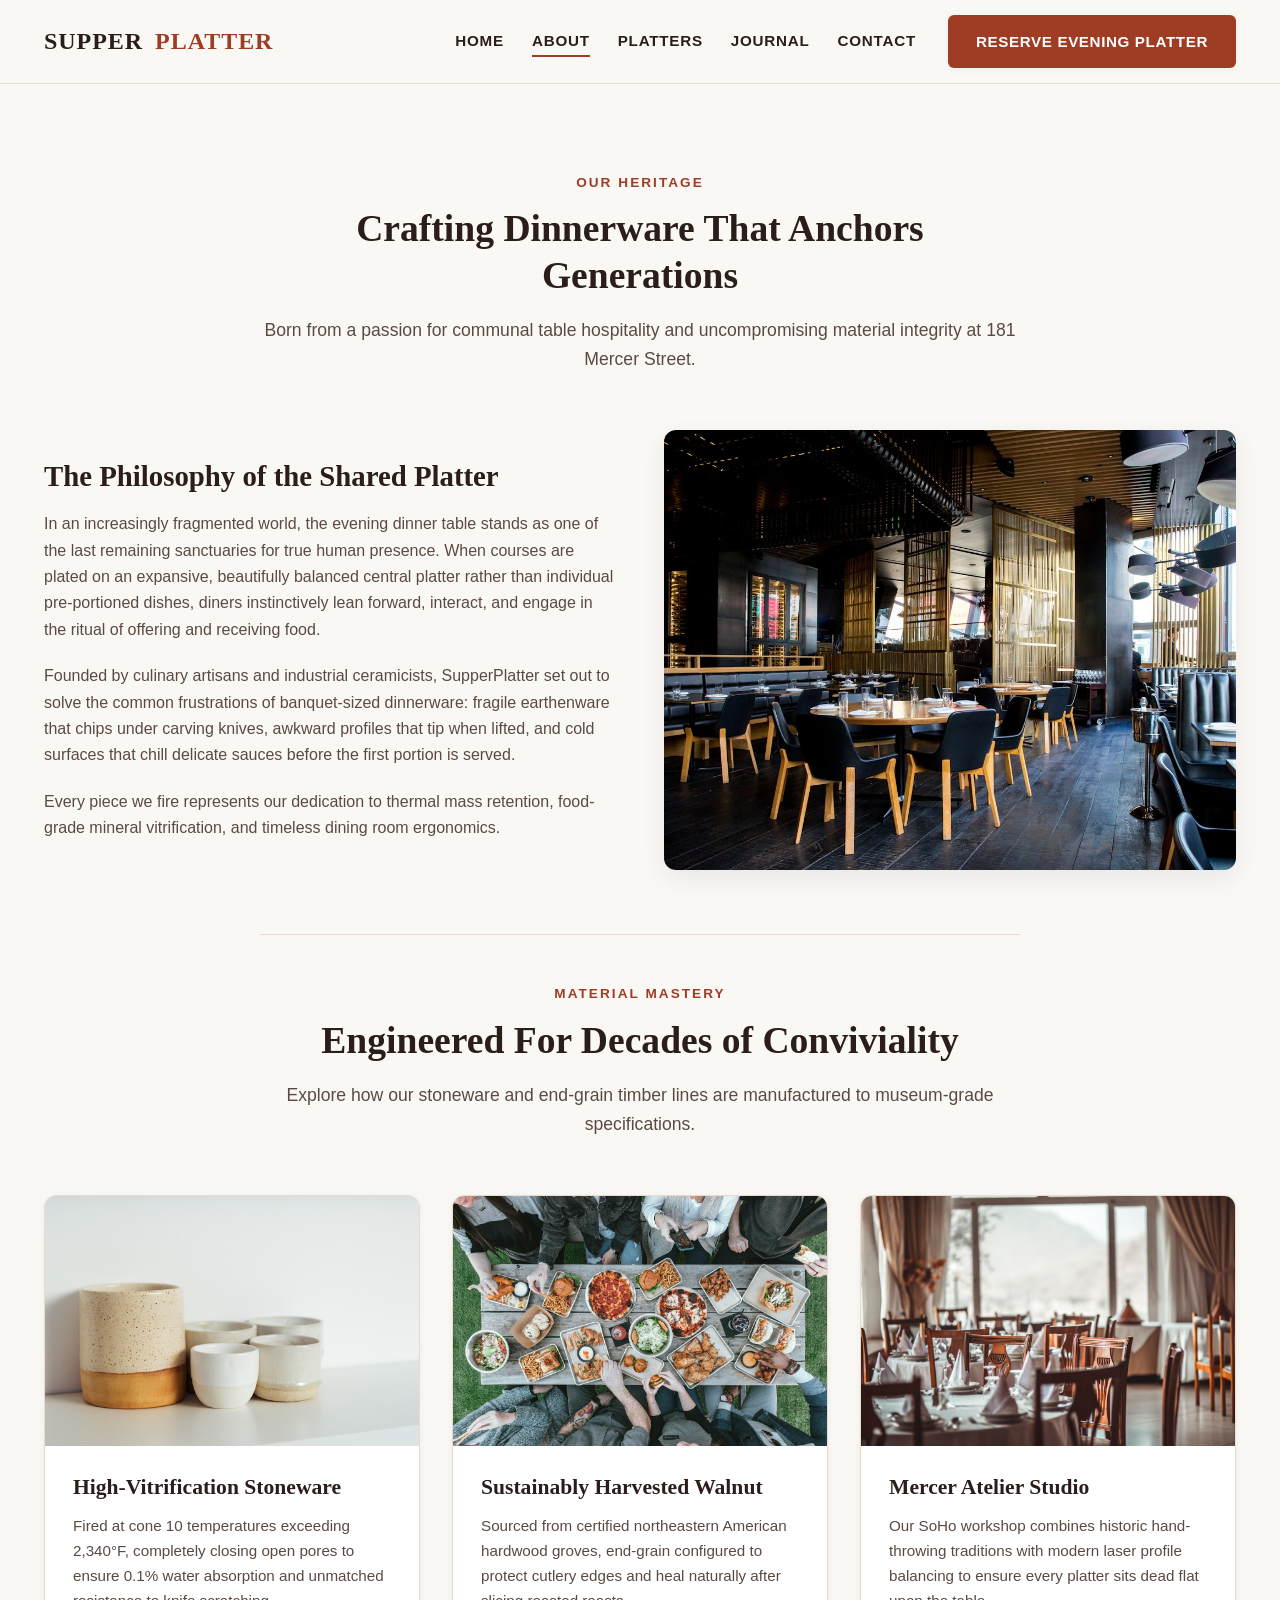
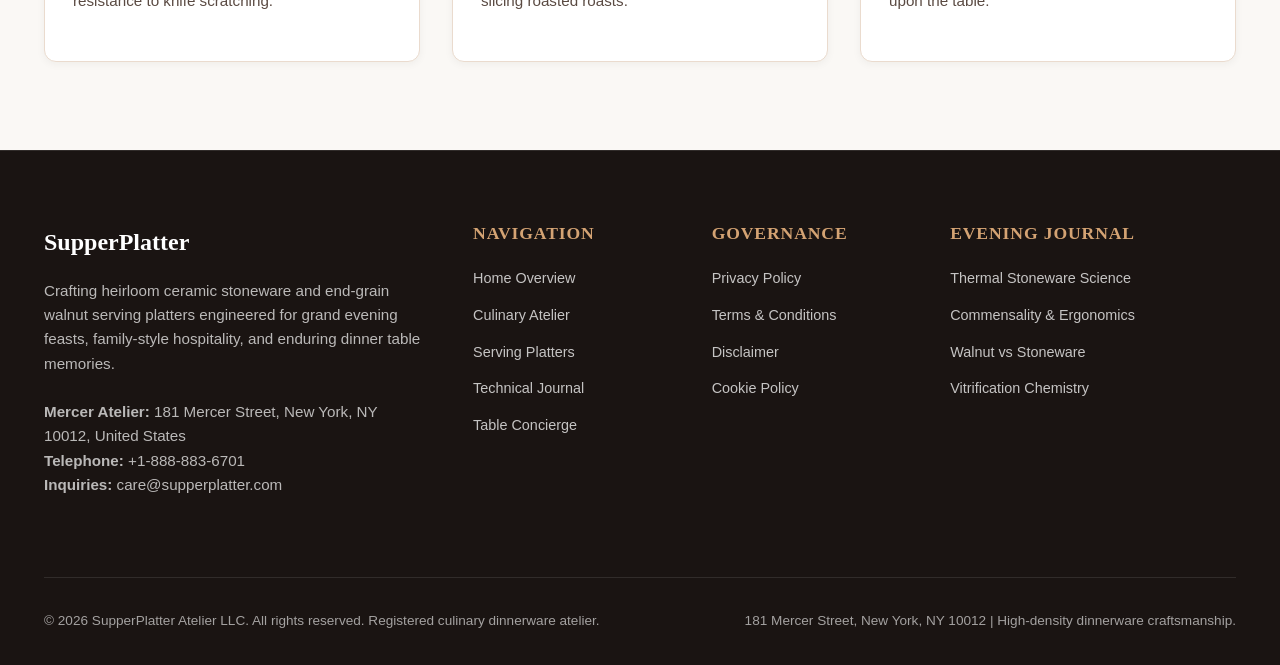
<file: about.html>
<!DOCTYPE html>
<html lang="en">
<head>
    <meta charset="UTF-8">
    <meta name="viewport" content="width=device-width, initial-scale=1.0">
    <title>About Our Atelier | SupperPlatter Heirloom Dinnerware</title>
    <meta name="description" content="Learn about the artisans, thermal engineering, and commensal dinner philosophy behind SupperPlatter's handcrafted stoneware and timber platters in SoHo New York.">
    <link rel="stylesheet" href="assets/css/style.css">
</head>
<body>
    
    <!-- Google tag (gtag.js) -->
    <script async src="https://www.googletagmanager.com/gtag/js?id=G-0LY0HY7L01"></script>
    <script>
      window.dataLayer = window.dataLayer || [];
      function gtag(){dataLayer.push(arguments);}
      gtag('js', new Date());
      gtag('config', 'G-0LY0HY7L01');
    </script>
    <header class="site-header">
        <div class="container header-inner">
            <a href="index.html" class="site-logo">Supper<span>Platter</span></a>
            <nav class="nav-desktop">
                <ul class="nav-links">
                    <li><a href="index.html" class="nav-link ">Home</a></li>
                    <li><a href="about.html" class="nav-link active">About</a></li>
                    <li><a href="about.html#platters" class="nav-link">Platters</a></li>
                    <li><a href="blog.html" class="nav-link ">Journal</a></li>
                    <li><a href="contact.html" class="nav-link ">Contact</a></li>
                    <!-- Policy Links Hidden on Desktop via .nav-item-policy -->
                    <li class="nav-item-policy"><a href="privacy-policy.html" class="nav-link">Privacy Policy</a></li>
                    <li class="nav-item-policy"><a href="terms-and-conditions.html" class="nav-link">Terms & Conditions</a></li>
                    <li class="nav-item-policy"><a href="disclaimer.html" class="nav-link">Disclaimer</a></li>
                    <li class="nav-item-policy"><a href="cookie-policy.html" class="nav-link">Cookie Policy</a></li>
                </ul>
                <a href="contact.html" class="btn btn-primary">Reserve Evening Platter</a>
            </nav>
            <button class="mobile-menu-btn" aria-label="Toggle Mobile Menu">
                <span></span>
                <span></span>
                <span></span>
            </button>
        </div>
    </header>
    <div class="mobile-drawer">
        <ul class="mobile-nav-list">
            <li><a href="index.html" class="mobile-nav-link">Home</a></li>
            <li><a href="about.html" class="mobile-nav-link">About Atelier</a></li>
            <li><a href="about.html#platters" class="mobile-nav-link">Heirloom Platters</a></li>
            <li><a href="blog.html" class="mobile-nav-link">Culinary Journal</a></li>
            <li><a href="contact.html" class="mobile-nav-link">Contact & Inquiries</a></li>
            <li><a href="privacy-policy.html" class="mobile-nav-link">Privacy Policy</a></li>
            <li><a href="terms-and-conditions.html" class="mobile-nav-link">Terms & Conditions</a></li>
            <li><a href="disclaimer.html" class="mobile-nav-link">Disclaimer</a></li>
            <li><a href="cookie-policy.html" class="mobile-nav-link">Cookie Policy</a></li>
        </ul>
    </div>
    
    <main>
        <section class="section">
            <div class="container">
                <div class="section-title-wrap">
                    <span class="section-eyebrow">Our Heritage</span>
                    <h1 class="section-title">Crafting Dinnerware That Anchors Generations</h1>
                    <p class="section-desc">Born from a passion for communal table hospitality and uncompromising material integrity at 181 Mercer Street.</p>
                </div>
                <div class="grid-2" style="margin-bottom: 4rem;">
                    <div>
                        <h2 style="font-size: 1.8rem; margin-bottom: 1rem;">The Philosophy of the Shared Platter</h2>
                        <p style="margin-bottom: 1.25rem; color: var(--color-text-secondary);">In an increasingly fragmented world, the evening dinner table stands as one of the last remaining sanctuaries for true human presence. When courses are plated on an expansive, beautifully balanced central platter rather than individual pre-portioned dishes, diners instinctively lean forward, interact, and engage in the ritual of offering and receiving food.</p>
                        <p style="margin-bottom: 1.25rem; color: var(--color-text-secondary);">Founded by culinary artisans and industrial ceramicists, SupperPlatter set out to solve the common frustrations of banquet-sized dinnerware: fragile earthenware that chips under carving knives, awkward profiles that tip when lifted, and cold surfaces that chill delicate sauces before the first portion is served.</p>
                        <p style="color: var(--color-text-secondary);">Every piece we fire represents our dedication to thermal mass retention, food-grade mineral vitrification, and timeless dining room ergonomics.</p>
                    </div>
                    <div>
                        <img src="assets/images/evening_tablescape_dinner.jpg" alt="Evening Supper Table Setting" class="card-img" style="height: 440px; border-radius: var(--radius-md); box-shadow: var(--shadow-md);">
                    </div>
                </div>

                <div id="platters" class="section-title-wrap" style="padding-top: 3rem; border-top: 1px solid var(--color-border);">
                    <span class="section-eyebrow">Material Mastery</span>
                    <h2 class="section-title">Engineered For Decades of Conviviality</h2>
                    <p class="section-desc">Explore how our stoneware and end-grain timber lines are manufactured to museum-grade specifications.</p>
                </div>
                <div class="grid-3">
                    <div class="card">
                        <img src="assets/images/ceramic_dinnerware_craft.jpg" alt="Ceramic Stoneware Wheel Production" class="card-img">
                        <div class="card-body">
                            <h3 class="card-title">High-Vitrification Stoneware</h3>
                            <p class="card-text">Fired at cone 10 temperatures exceeding 2,340&deg;F, completely closing open pores to ensure 0.1% water absorption and unmatched resistance to knife scratching.</p>
                        </div>
                    </div>
                    <div class="card">
                        <img src="assets/images/blog_wood_grain_boards.jpg" alt="End-Grain Timber Platter Craft" class="card-img">
                        <div class="card-body">
                            <h3 class="card-title">Sustainably Harvested Walnut</h3>
                            <p class="card-text">Sourced from certified northeastern American hardwood groves, end-grain configured to protect cutlery edges and heal naturally after slicing roasted roasts.</p>
                        </div>
                    </div>
                    <div class="card">
                        <img src="assets/images/mercer_dining_room.jpg" alt="Mercer Street Atelier Display" class="card-img">
                        <div class="card-body">
                            <h3 class="card-title">Mercer Atelier Studio</h3>
                            <p class="card-text">Our SoHo workshop combines historic hand-throwing traditions with modern laser profile balancing to ensure every platter sits dead flat upon the table.</p>
                        </div>
                    </div>
                </div>
            </div>
        </section>
    </main>
    
    <footer class="site-footer">
        <div class="container">
            <div class="footer-grid">
                <div>
                    <a href="index.html" class="footer-logo">SupperPlatter</a>
                    <p class="footer-desc">Crafting heirloom ceramic stoneware and end-grain walnut serving platters engineered for grand evening feasts, family-style hospitality, and enduring dinner table memories.</p>
                    <p class="footer-desc"><strong>Mercer Atelier:</strong> 181 Mercer Street, New York, NY 10012, United States<br><strong>Telephone:</strong> +1-888-883-6701<br><strong>Inquiries:</strong> care@supperplatter.com</p>
                </div>
                <div>
                    <h4 class="footer-col-title">Navigation</h4>
                    <ul class="footer-links">
                        <li><a href="index.html" class="footer-link">Home Overview</a></li>
                        <li><a href="about.html" class="footer-link">Culinary Atelier</a></li>
                        <li><a href="about.html#platters" class="footer-link">Serving Platters</a></li>
                        <li><a href="blog.html" class="footer-link">Technical Journal</a></li>
                        <li><a href="contact.html" class="footer-link">Table Concierge</a></li>
                    </ul>
                </div>
                <div>
                    <h4 class="footer-col-title">Governance</h4>
                    <ul class="footer-links">
                        <li><a href="privacy-policy.html" class="footer-link">Privacy Policy</a></li>
                        <li><a href="terms-and-conditions.html" class="footer-link">Terms & Conditions</a></li>
                        <li><a href="disclaimer.html" class="footer-link">Disclaimer</a></li>
                        <li><a href="cookie-policy.html" class="footer-link">Cookie Policy</a></li>
                    </ul>
                </div>
                <div>
                    <h4 class="footer-col-title">Evening Journal</h4>
                    <ul class="footer-links">
                        <li><a href="blog/thermal-mass-and-heat-retention-in-stoneware-platters.html" class="footer-link">Thermal Stoneware Science</a></li>
                        <li><a href="blog/family-style-commensality-and-dining-room-ergonomics.html" class="footer-link">Commensality & Ergonomics</a></li>
                        <li><a href="blog/end-grain-walnut-versus-stoneware-for-carving-platters.html" class="footer-link">Walnut vs Stoneware</a></li>
                        <li><a href="blog/food-safe-mineral-vitrification-and-heavy-metal-free-glazes.html" class="footer-link">Vitrification Chemistry</a></li>
                    </ul>
                </div>
            </div>
            <div class="footer-bottom">
                <p>&copy; 2026 SupperPlatter Atelier LLC. All rights reserved. Registered culinary dinnerware atelier.</p>
                <p>181 Mercer Street, New York, NY 10012 | High-density dinnerware craftsmanship.</p>
            </div>
        </div>
    </footer>
    <script src="assets/js/main.js"></script>
    
</body>
</html>
</file>
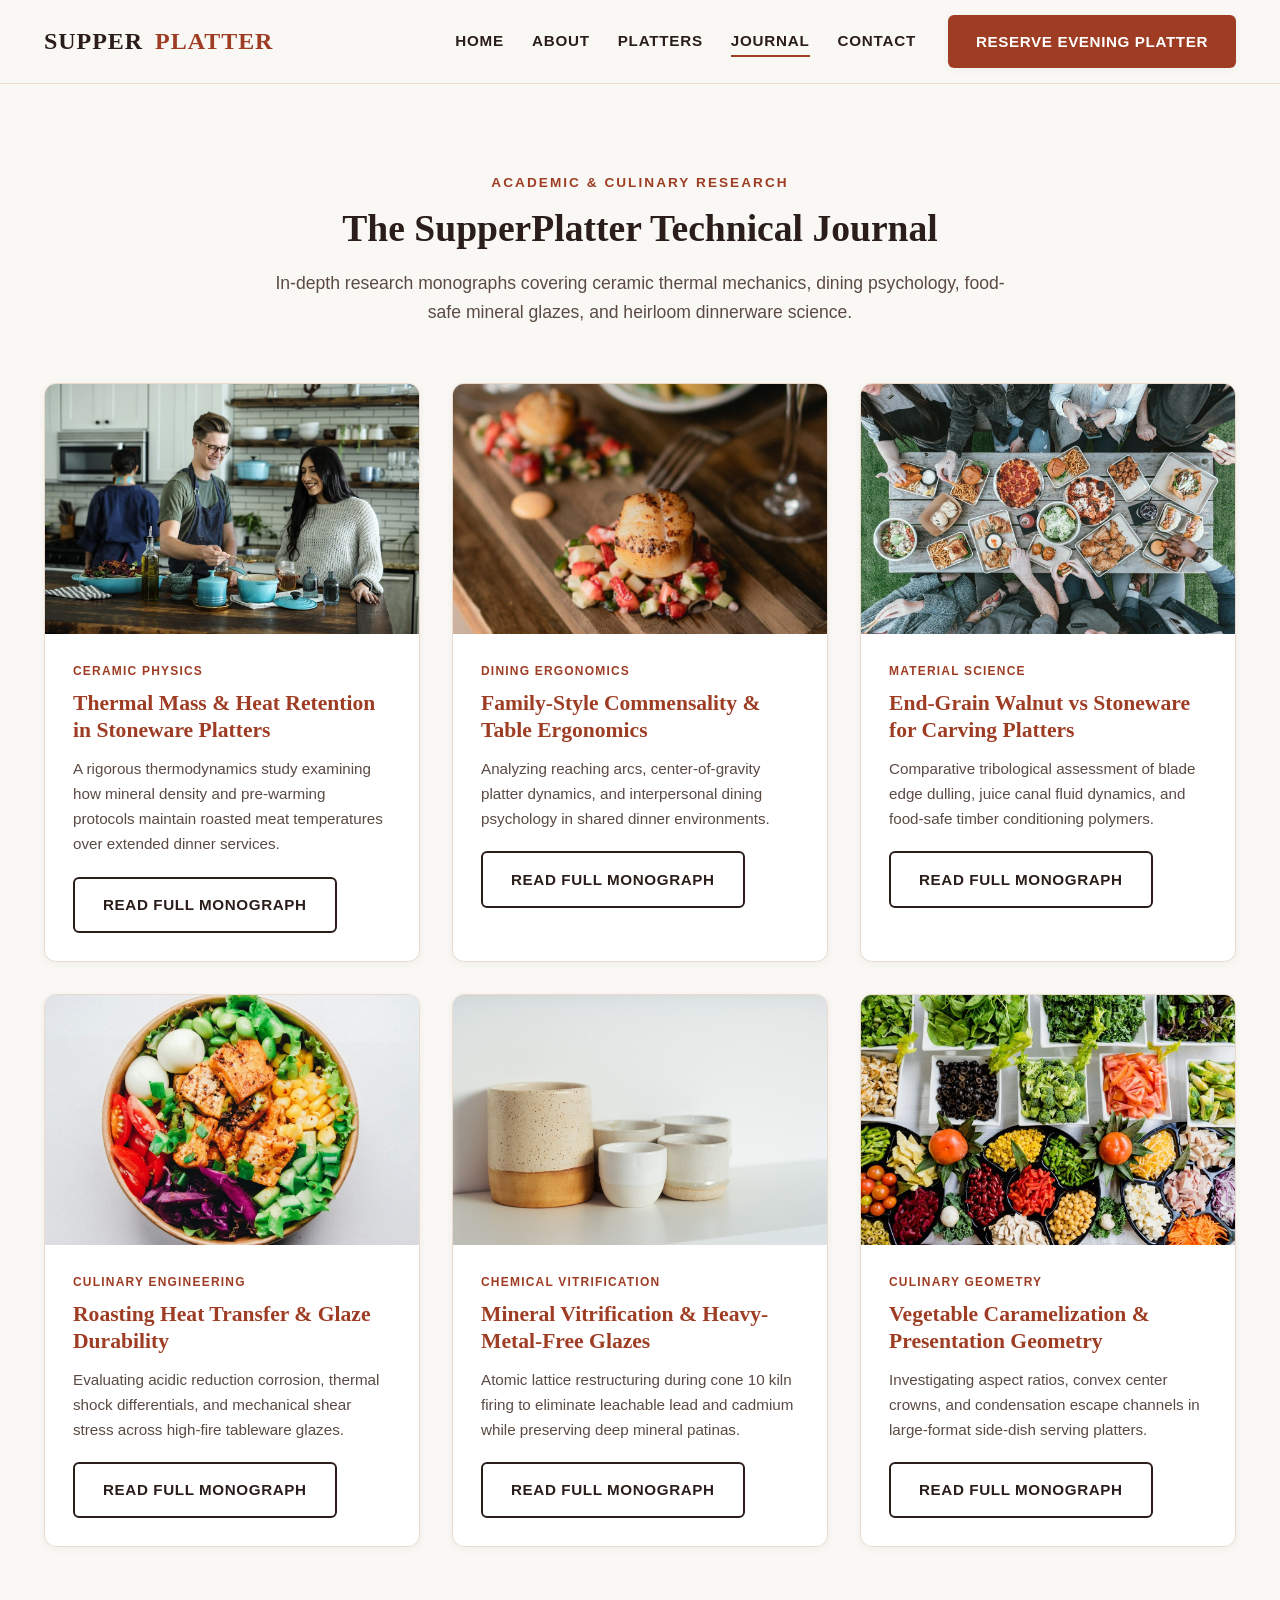
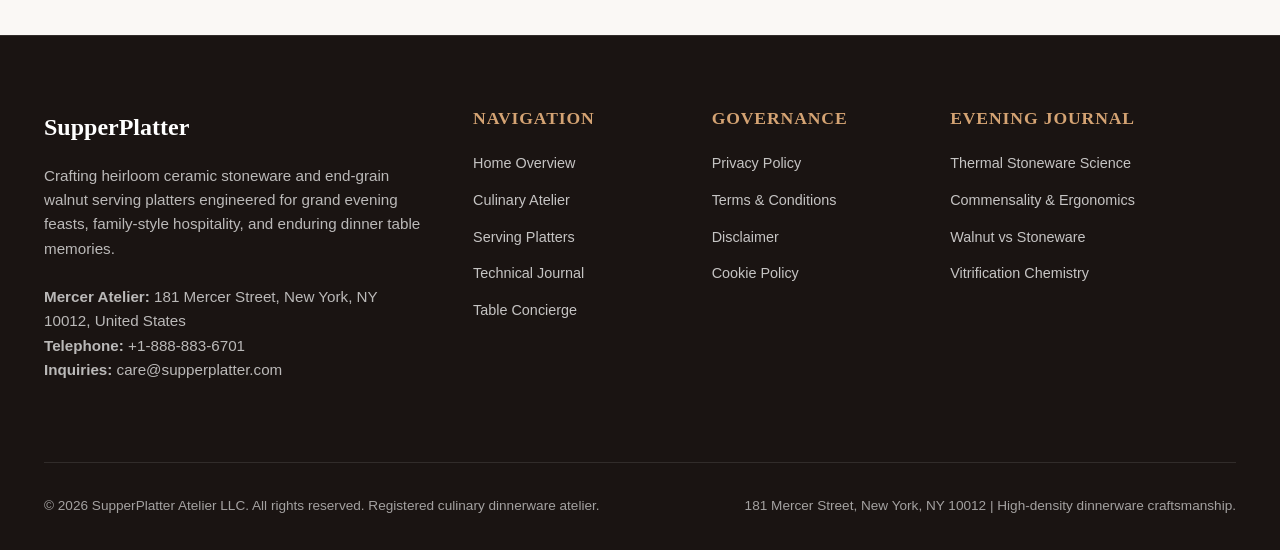
<file: blog.html>
<!DOCTYPE html>
<html lang="en">
<head>
    <meta charset="UTF-8">
    <meta name="viewport" content="width=device-width, initial-scale=1.0">
    <title>Culinary & Technical Journal | SupperPlatter</title>
    <meta name="description" content="Technical monographs on ceramic vitrification, thermal mass retention, dining room commensality ergonomics, and timber platter longevity.">
    <link rel="stylesheet" href="assets/css/style.css">
</head>
<body>
    
    <!-- Google tag (gtag.js) -->
    <script async src="https://www.googletagmanager.com/gtag/js?id=G-0LY0HY7L01"></script>
    <script>
      window.dataLayer = window.dataLayer || [];
      function gtag(){dataLayer.push(arguments);}
      gtag('js', new Date());
      gtag('config', 'G-0LY0HY7L01');
    </script>
    <header class="site-header">
        <div class="container header-inner">
            <a href="index.html" class="site-logo">Supper<span>Platter</span></a>
            <nav class="nav-desktop">
                <ul class="nav-links">
                    <li><a href="index.html" class="nav-link ">Home</a></li>
                    <li><a href="about.html" class="nav-link ">About</a></li>
                    <li><a href="about.html#platters" class="nav-link">Platters</a></li>
                    <li><a href="blog.html" class="nav-link active">Journal</a></li>
                    <li><a href="contact.html" class="nav-link ">Contact</a></li>
                    <!-- Policy Links Hidden on Desktop via .nav-item-policy -->
                    <li class="nav-item-policy"><a href="privacy-policy.html" class="nav-link">Privacy Policy</a></li>
                    <li class="nav-item-policy"><a href="terms-and-conditions.html" class="nav-link">Terms & Conditions</a></li>
                    <li class="nav-item-policy"><a href="disclaimer.html" class="nav-link">Disclaimer</a></li>
                    <li class="nav-item-policy"><a href="cookie-policy.html" class="nav-link">Cookie Policy</a></li>
                </ul>
                <a href="contact.html" class="btn btn-primary">Reserve Evening Platter</a>
            </nav>
            <button class="mobile-menu-btn" aria-label="Toggle Mobile Menu">
                <span></span>
                <span></span>
                <span></span>
            </button>
        </div>
    </header>
    <div class="mobile-drawer">
        <ul class="mobile-nav-list">
            <li><a href="index.html" class="mobile-nav-link">Home</a></li>
            <li><a href="about.html" class="mobile-nav-link">About Atelier</a></li>
            <li><a href="about.html#platters" class="mobile-nav-link">Heirloom Platters</a></li>
            <li><a href="blog.html" class="mobile-nav-link">Culinary Journal</a></li>
            <li><a href="contact.html" class="mobile-nav-link">Contact & Inquiries</a></li>
            <li><a href="privacy-policy.html" class="mobile-nav-link">Privacy Policy</a></li>
            <li><a href="terms-and-conditions.html" class="mobile-nav-link">Terms & Conditions</a></li>
            <li><a href="disclaimer.html" class="mobile-nav-link">Disclaimer</a></li>
            <li><a href="cookie-policy.html" class="mobile-nav-link">Cookie Policy</a></li>
        </ul>
    </div>
    
    <main>
        <section class="section">
            <div class="container">
                <div class="section-title-wrap">
                    <span class="section-eyebrow">Academic & Culinary Research</span>
                    <h1 class="section-title">The SupperPlatter Technical Journal</h1>
                    <p class="section-desc">In-depth research monographs covering ceramic thermal mechanics, dining psychology, food-safe mineral glazes, and heirloom dinnerware science.</p>
                </div>
                <div class="grid-3">
                    <div class="card">
                        <img src="assets/images/blog_heat_retention_platters.jpg" alt="Thermal Stoneware Platter" class="card-img">
                        <div class="card-body">
                            <span class="card-tag">Ceramic Physics</span>
                            <h3 class="card-title"><a href="blog/thermal-mass-and-heat-retention-in-stoneware-platters.html">Thermal Mass & Heat Retention in Stoneware Platters</a></h3>
                            <p class="card-text">A rigorous thermodynamics study examining how mineral density and pre-warming protocols maintain roasted meat temperatures over extended dinner services.</p>
                            <a href="blog/thermal-mass-and-heat-retention-in-stoneware-platters.html" class="btn btn-secondary">Read Full Monograph</a>
                        </div>
                    </div>
                    <div class="card">
                        <img src="assets/images/blog_family_style_dining.jpg" alt="Family Style Commensal Dining" class="card-img">
                        <div class="card-body">
                            <span class="card-tag">Dining Ergonomics</span>
                            <h3 class="card-title"><a href="blog/family-style-commensality-and-dining-room-ergonomics.html">Family-Style Commensality & Table Ergonomics</a></h3>
                            <p class="card-text">Analyzing reaching arcs, center-of-gravity platter dynamics, and interpersonal dining psychology in shared dinner environments.</p>
                            <a href="blog/family-style-commensality-and-dining-room-ergonomics.html" class="btn btn-secondary">Read Full Monograph</a>
                        </div>
                    </div>
                    <div class="card">
                        <img src="assets/images/blog_wood_grain_boards.jpg" alt="End-Grain Timber vs Stoneware" class="card-img">
                        <div class="card-body">
                            <span class="card-tag">Material Science</span>
                            <h3 class="card-title"><a href="blog/end-grain-walnut-versus-stoneware-for-carving-platters.html">End-Grain Walnut vs Stoneware for Carving Platters</a></h3>
                            <p class="card-text">Comparative tribological assessment of blade edge dulling, juice canal fluid dynamics, and food-safe timber conditioning polymers.</p>
                            <a href="blog/end-grain-walnut-versus-stoneware-for-carving-platters.html" class="btn btn-secondary">Read Full Monograph</a>
                        </div>
                    </div>
                    <div class="card">
                        <img src="assets/images/blog_roasted_culinary_science.jpg" alt="Braising Glaze Durability" class="card-img">
                        <div class="card-body">
                            <span class="card-tag">Culinary Engineering</span>
                            <h3 class="card-title"><a href="blog/roasting-heat-transfer-and-braising-platter-glaze-durability.html">Roasting Heat Transfer & Glaze Durability</a></h3>
                            <p class="card-text">Evaluating acidic reduction corrosion, thermal shock differentials, and mechanical shear stress across high-fire tableware glazes.</p>
                            <a href="blog/roasting-heat-transfer-and-braising-platter-glaze-durability.html" class="btn btn-secondary">Read Full Monograph</a>
                        </div>
                    </div>
                    <div class="card">
                        <img src="assets/images/ceramic_dinnerware_craft.jpg" alt="Mineral Vitrification Chemistry" class="card-img">
                        <div class="card-body">
                            <span class="card-tag">Chemical Vitrification</span>
                            <h3 class="card-title"><a href="blog/food-safe-mineral-vitrification-and-heavy-metal-free-glazes.html">Mineral Vitrification & Heavy-Metal-Free Glazes</a></h3>
                            <p class="card-text">Atomic lattice restructuring during cone 10 kiln firing to eliminate leachable lead and cadmium while preserving deep mineral patinas.</p>
                            <a href="blog/food-safe-mineral-vitrification-and-heavy-metal-free-glazes.html" class="btn btn-secondary">Read Full Monograph</a>
                        </div>
                    </div>
                    <div class="card">
                        <img src="assets/images/rustic_vegetable_platter.jpg" alt="Vegetable Presentation Geometry" class="card-img">
                        <div class="card-body">
                            <span class="card-tag">Culinary Geometry</span>
                            <h3 class="card-title"><a href="blog/seasonal-vegetable-caramelization-and-supper-presentation-geometry.html">Vegetable Caramelization & Presentation Geometry</a></h3>
                            <p class="card-text">Investigating aspect ratios, convex center crowns, and condensation escape channels in large-format side-dish serving platters.</p>
                            <a href="blog/seasonal-vegetable-caramelization-and-supper-presentation-geometry.html" class="btn btn-secondary">Read Full Monograph</a>
                        </div>
                    </div>
                </div>
            </div>
        </section>
    </main>
    
    <footer class="site-footer">
        <div class="container">
            <div class="footer-grid">
                <div>
                    <a href="index.html" class="footer-logo">SupperPlatter</a>
                    <p class="footer-desc">Crafting heirloom ceramic stoneware and end-grain walnut serving platters engineered for grand evening feasts, family-style hospitality, and enduring dinner table memories.</p>
                    <p class="footer-desc"><strong>Mercer Atelier:</strong> 181 Mercer Street, New York, NY 10012, United States<br><strong>Telephone:</strong> +1-888-883-6701<br><strong>Inquiries:</strong> care@supperplatter.com</p>
                </div>
                <div>
                    <h4 class="footer-col-title">Navigation</h4>
                    <ul class="footer-links">
                        <li><a href="index.html" class="footer-link">Home Overview</a></li>
                        <li><a href="about.html" class="footer-link">Culinary Atelier</a></li>
                        <li><a href="about.html#platters" class="footer-link">Serving Platters</a></li>
                        <li><a href="blog.html" class="footer-link">Technical Journal</a></li>
                        <li><a href="contact.html" class="footer-link">Table Concierge</a></li>
                    </ul>
                </div>
                <div>
                    <h4 class="footer-col-title">Governance</h4>
                    <ul class="footer-links">
                        <li><a href="privacy-policy.html" class="footer-link">Privacy Policy</a></li>
                        <li><a href="terms-and-conditions.html" class="footer-link">Terms & Conditions</a></li>
                        <li><a href="disclaimer.html" class="footer-link">Disclaimer</a></li>
                        <li><a href="cookie-policy.html" class="footer-link">Cookie Policy</a></li>
                    </ul>
                </div>
                <div>
                    <h4 class="footer-col-title">Evening Journal</h4>
                    <ul class="footer-links">
                        <li><a href="blog/thermal-mass-and-heat-retention-in-stoneware-platters.html" class="footer-link">Thermal Stoneware Science</a></li>
                        <li><a href="blog/family-style-commensality-and-dining-room-ergonomics.html" class="footer-link">Commensality & Ergonomics</a></li>
                        <li><a href="blog/end-grain-walnut-versus-stoneware-for-carving-platters.html" class="footer-link">Walnut vs Stoneware</a></li>
                        <li><a href="blog/food-safe-mineral-vitrification-and-heavy-metal-free-glazes.html" class="footer-link">Vitrification Chemistry</a></li>
                    </ul>
                </div>
            </div>
            <div class="footer-bottom">
                <p>&copy; 2026 SupperPlatter Atelier LLC. All rights reserved. Registered culinary dinnerware atelier.</p>
                <p>181 Mercer Street, New York, NY 10012 | High-density dinnerware craftsmanship.</p>
            </div>
        </div>
    </footer>
    <script src="assets/js/main.js"></script>
    
</body>
</html>
</file>
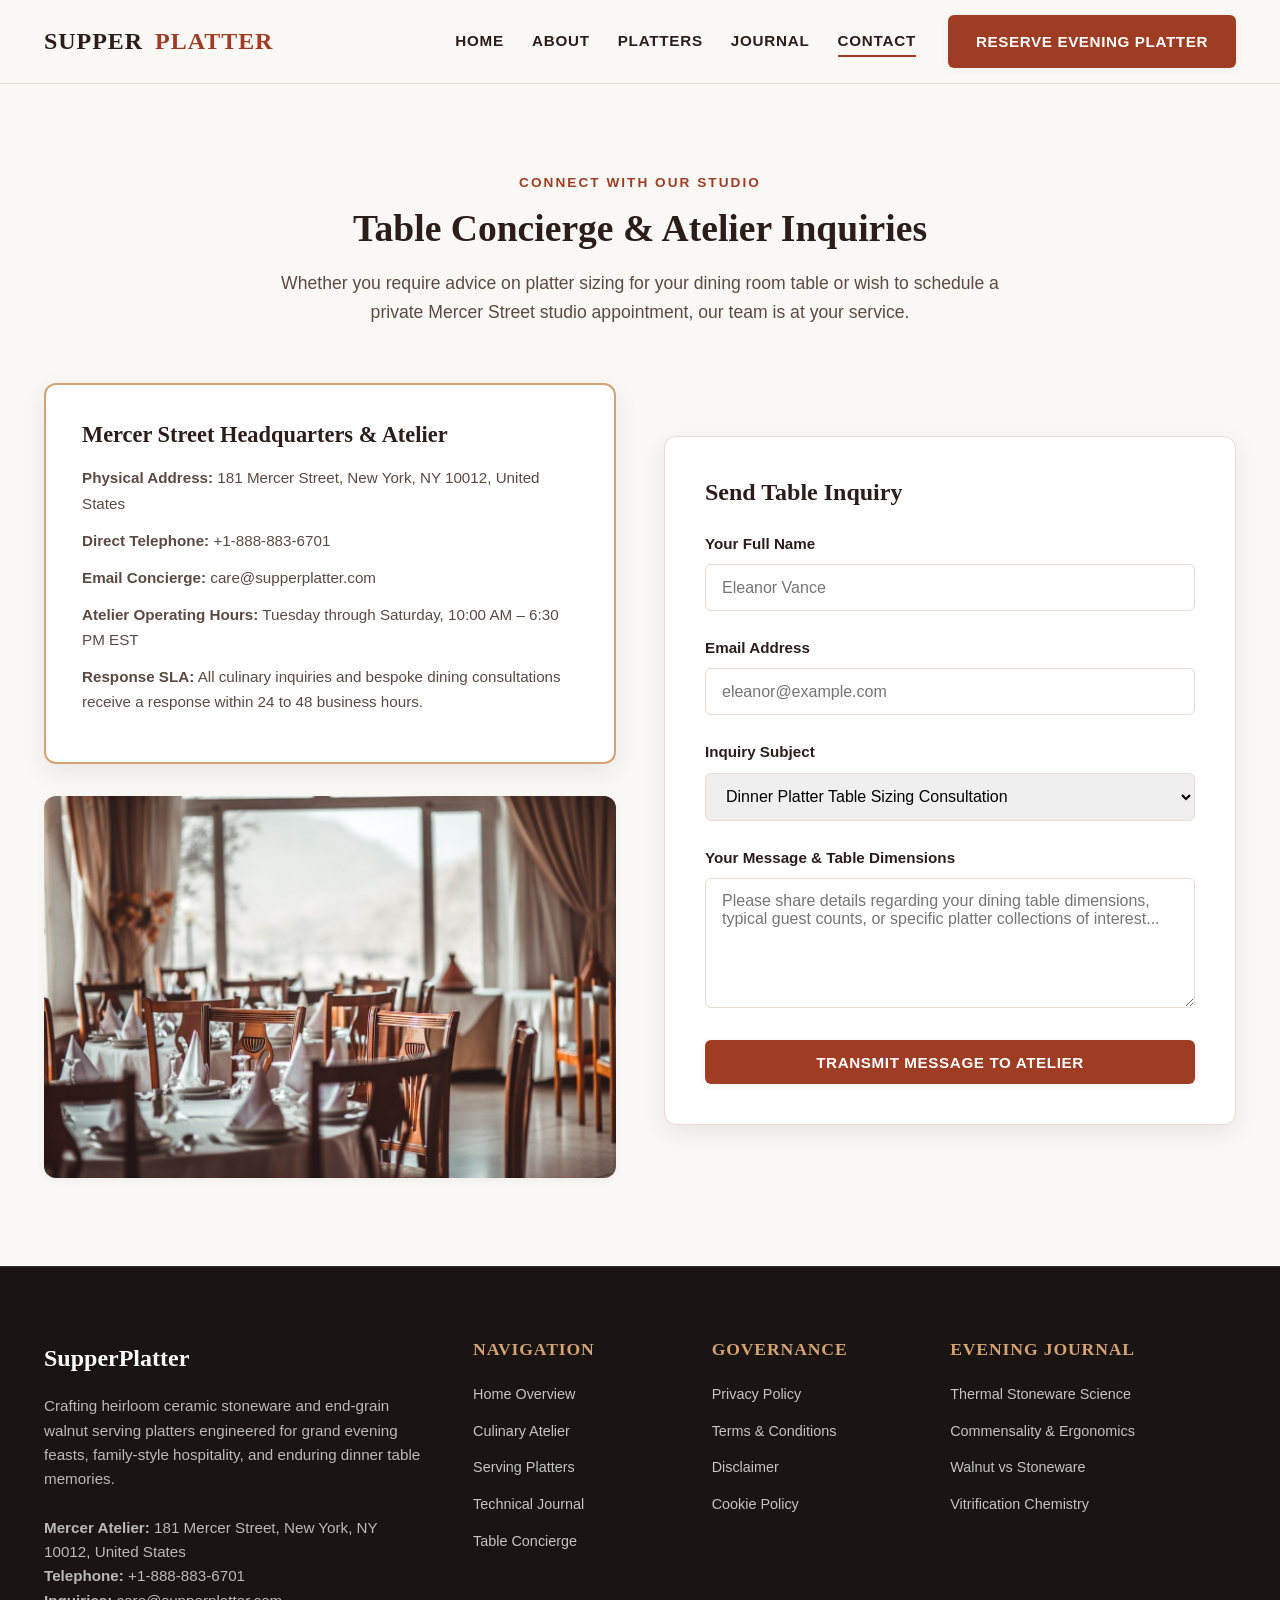
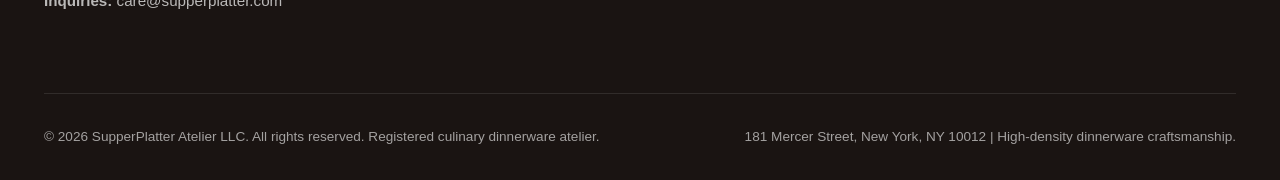
<file: contact.html>
<!DOCTYPE html>
<html lang="en">
<head>
    <meta charset="UTF-8">
    <meta name="viewport" content="width=device-width, initial-scale=1.0">
    <title>Contact Culinary Atelier | SupperPlatter</title>
    <meta name="description" content="Reach our Mercer Street atelier concierges for dinner platter sizing advice, bespoke commissions, and private host appointments.">
    <link rel="stylesheet" href="assets/css/style.css">
</head>
<body>
    
    <!-- Google tag (gtag.js) -->
    <script async src="https://www.googletagmanager.com/gtag/js?id=G-0LY0HY7L01"></script>
    <script>
      window.dataLayer = window.dataLayer || [];
      function gtag(){dataLayer.push(arguments);}
      gtag('js', new Date());
      gtag('config', 'G-0LY0HY7L01');
    </script>
    <header class="site-header">
        <div class="container header-inner">
            <a href="index.html" class="site-logo">Supper<span>Platter</span></a>
            <nav class="nav-desktop">
                <ul class="nav-links">
                    <li><a href="index.html" class="nav-link ">Home</a></li>
                    <li><a href="about.html" class="nav-link ">About</a></li>
                    <li><a href="about.html#platters" class="nav-link">Platters</a></li>
                    <li><a href="blog.html" class="nav-link ">Journal</a></li>
                    <li><a href="contact.html" class="nav-link active">Contact</a></li>
                    <!-- Policy Links Hidden on Desktop via .nav-item-policy -->
                    <li class="nav-item-policy"><a href="privacy-policy.html" class="nav-link">Privacy Policy</a></li>
                    <li class="nav-item-policy"><a href="terms-and-conditions.html" class="nav-link">Terms & Conditions</a></li>
                    <li class="nav-item-policy"><a href="disclaimer.html" class="nav-link">Disclaimer</a></li>
                    <li class="nav-item-policy"><a href="cookie-policy.html" class="nav-link">Cookie Policy</a></li>
                </ul>
                <a href="contact.html" class="btn btn-primary">Reserve Evening Platter</a>
            </nav>
            <button class="mobile-menu-btn" aria-label="Toggle Mobile Menu">
                <span></span>
                <span></span>
                <span></span>
            </button>
        </div>
    </header>
    <div class="mobile-drawer">
        <ul class="mobile-nav-list">
            <li><a href="index.html" class="mobile-nav-link">Home</a></li>
            <li><a href="about.html" class="mobile-nav-link">About Atelier</a></li>
            <li><a href="about.html#platters" class="mobile-nav-link">Heirloom Platters</a></li>
            <li><a href="blog.html" class="mobile-nav-link">Culinary Journal</a></li>
            <li><a href="contact.html" class="mobile-nav-link">Contact & Inquiries</a></li>
            <li><a href="privacy-policy.html" class="mobile-nav-link">Privacy Policy</a></li>
            <li><a href="terms-and-conditions.html" class="mobile-nav-link">Terms & Conditions</a></li>
            <li><a href="disclaimer.html" class="mobile-nav-link">Disclaimer</a></li>
            <li><a href="cookie-policy.html" class="mobile-nav-link">Cookie Policy</a></li>
        </ul>
    </div>
    
    <main>
        <section class="section">
            <div class="container">
                <div class="section-title-wrap">
                    <span class="section-eyebrow">Connect With Our Studio</span>
                    <h1 class="section-title">Table Concierge & Atelier Inquiries</h1>
                    <p class="section-desc">Whether you require advice on platter sizing for your dining room table or wish to schedule a private Mercer Street studio appointment, our team is at your service.</p>
                </div>
                <div class="grid-2">
                    <div>
                        <div class="policy-card" style="margin-top: 0;">
                            <h3>Mercer Street Headquarters & Atelier</h3>
                            <p><strong>Physical Address:</strong> 181 Mercer Street, New York, NY 10012, United States</p>
                            <p><strong>Direct Telephone:</strong> +1-888-883-6701</p>
                            <p><strong>Email Concierge:</strong> care@supperplatter.com</p>
                            <p><strong>Atelier Operating Hours:</strong> Tuesday through Saturday, 10:00 AM &ndash; 6:30 PM EST</p>
                            <p><strong>Response SLA:</strong> All culinary inquiries and bespoke dining consultations receive a response within 24 to 48 business hours.</p>
                        </div>
                        <div style="margin-top: 2rem;">
                            <img src="assets/images/mercer_dining_room.jpg" alt="Mercer Street Tasting Studio" style="width: 100%; border-radius: var(--radius-md); box-shadow: var(--shadow-sm);">
                        </div>
                    </div>
                    <div>
                        <form class="contact-form">
                            <h3 style="font-size: 1.5rem; margin-bottom: 1.5rem; color: var(--color-primary-dark);">Send Table Inquiry</h3>
                            <div class="form-group">
                                <label class="form-label" for="full-name">Your Full Name</label>
                                <input type="text" id="full-name" class="form-control" placeholder="Eleanor Vance" required>
                            </div>
                            <div class="form-group">
                                <label class="form-label" for="email-address">Email Address</label>
                                <input type="email" id="email-address" class="form-control" placeholder="eleanor@example.com" required>
                            </div>
                            <div class="form-group">
                                <label class="form-label" for="subject-matter">Inquiry Subject</label>
                                <select id="subject-matter" class="form-control">
                                    <option value="platter-sizing">Dinner Platter Table Sizing Consultation</option>
                                    <option value="bespoke-commission">Bespoke Ceramic Commission</option>
                                    <option value="studio-appointment">Private Mercer Atelier Appointment</option>
                                    <option value="care-guidance">Thermal & Timber Maintenance Guidance</option>
                                </select>
                            </div>
                            <div class="form-group">
                                <label class="form-label" for="inquiry-message">Your Message & Table Dimensions</label>
                                <textarea id="inquiry-message" class="form-control" placeholder="Please share details regarding your dining table dimensions, typical guest counts, or specific platter collections of interest..." required></textarea>
                            </div>
                            <button type="submit" class="btn btn-primary" style="width: 100%;">Transmit Message to Atelier</button>
                        </form>
                    </div>
                </div>
            </div>
        </section>
    </main>
    
    <footer class="site-footer">
        <div class="container">
            <div class="footer-grid">
                <div>
                    <a href="index.html" class="footer-logo">SupperPlatter</a>
                    <p class="footer-desc">Crafting heirloom ceramic stoneware and end-grain walnut serving platters engineered for grand evening feasts, family-style hospitality, and enduring dinner table memories.</p>
                    <p class="footer-desc"><strong>Mercer Atelier:</strong> 181 Mercer Street, New York, NY 10012, United States<br><strong>Telephone:</strong> +1-888-883-6701<br><strong>Inquiries:</strong> care@supperplatter.com</p>
                </div>
                <div>
                    <h4 class="footer-col-title">Navigation</h4>
                    <ul class="footer-links">
                        <li><a href="index.html" class="footer-link">Home Overview</a></li>
                        <li><a href="about.html" class="footer-link">Culinary Atelier</a></li>
                        <li><a href="about.html#platters" class="footer-link">Serving Platters</a></li>
                        <li><a href="blog.html" class="footer-link">Technical Journal</a></li>
                        <li><a href="contact.html" class="footer-link">Table Concierge</a></li>
                    </ul>
                </div>
                <div>
                    <h4 class="footer-col-title">Governance</h4>
                    <ul class="footer-links">
                        <li><a href="privacy-policy.html" class="footer-link">Privacy Policy</a></li>
                        <li><a href="terms-and-conditions.html" class="footer-link">Terms & Conditions</a></li>
                        <li><a href="disclaimer.html" class="footer-link">Disclaimer</a></li>
                        <li><a href="cookie-policy.html" class="footer-link">Cookie Policy</a></li>
                    </ul>
                </div>
                <div>
                    <h4 class="footer-col-title">Evening Journal</h4>
                    <ul class="footer-links">
                        <li><a href="blog/thermal-mass-and-heat-retention-in-stoneware-platters.html" class="footer-link">Thermal Stoneware Science</a></li>
                        <li><a href="blog/family-style-commensality-and-dining-room-ergonomics.html" class="footer-link">Commensality & Ergonomics</a></li>
                        <li><a href="blog/end-grain-walnut-versus-stoneware-for-carving-platters.html" class="footer-link">Walnut vs Stoneware</a></li>
                        <li><a href="blog/food-safe-mineral-vitrification-and-heavy-metal-free-glazes.html" class="footer-link">Vitrification Chemistry</a></li>
                    </ul>
                </div>
            </div>
            <div class="footer-bottom">
                <p>&copy; 2026 SupperPlatter Atelier LLC. All rights reserved. Registered culinary dinnerware atelier.</p>
                <p>181 Mercer Street, New York, NY 10012 | High-density dinnerware craftsmanship.</p>
            </div>
        </div>
    </footer>
    <script src="assets/js/main.js"></script>
    
</body>
</html>
</file>
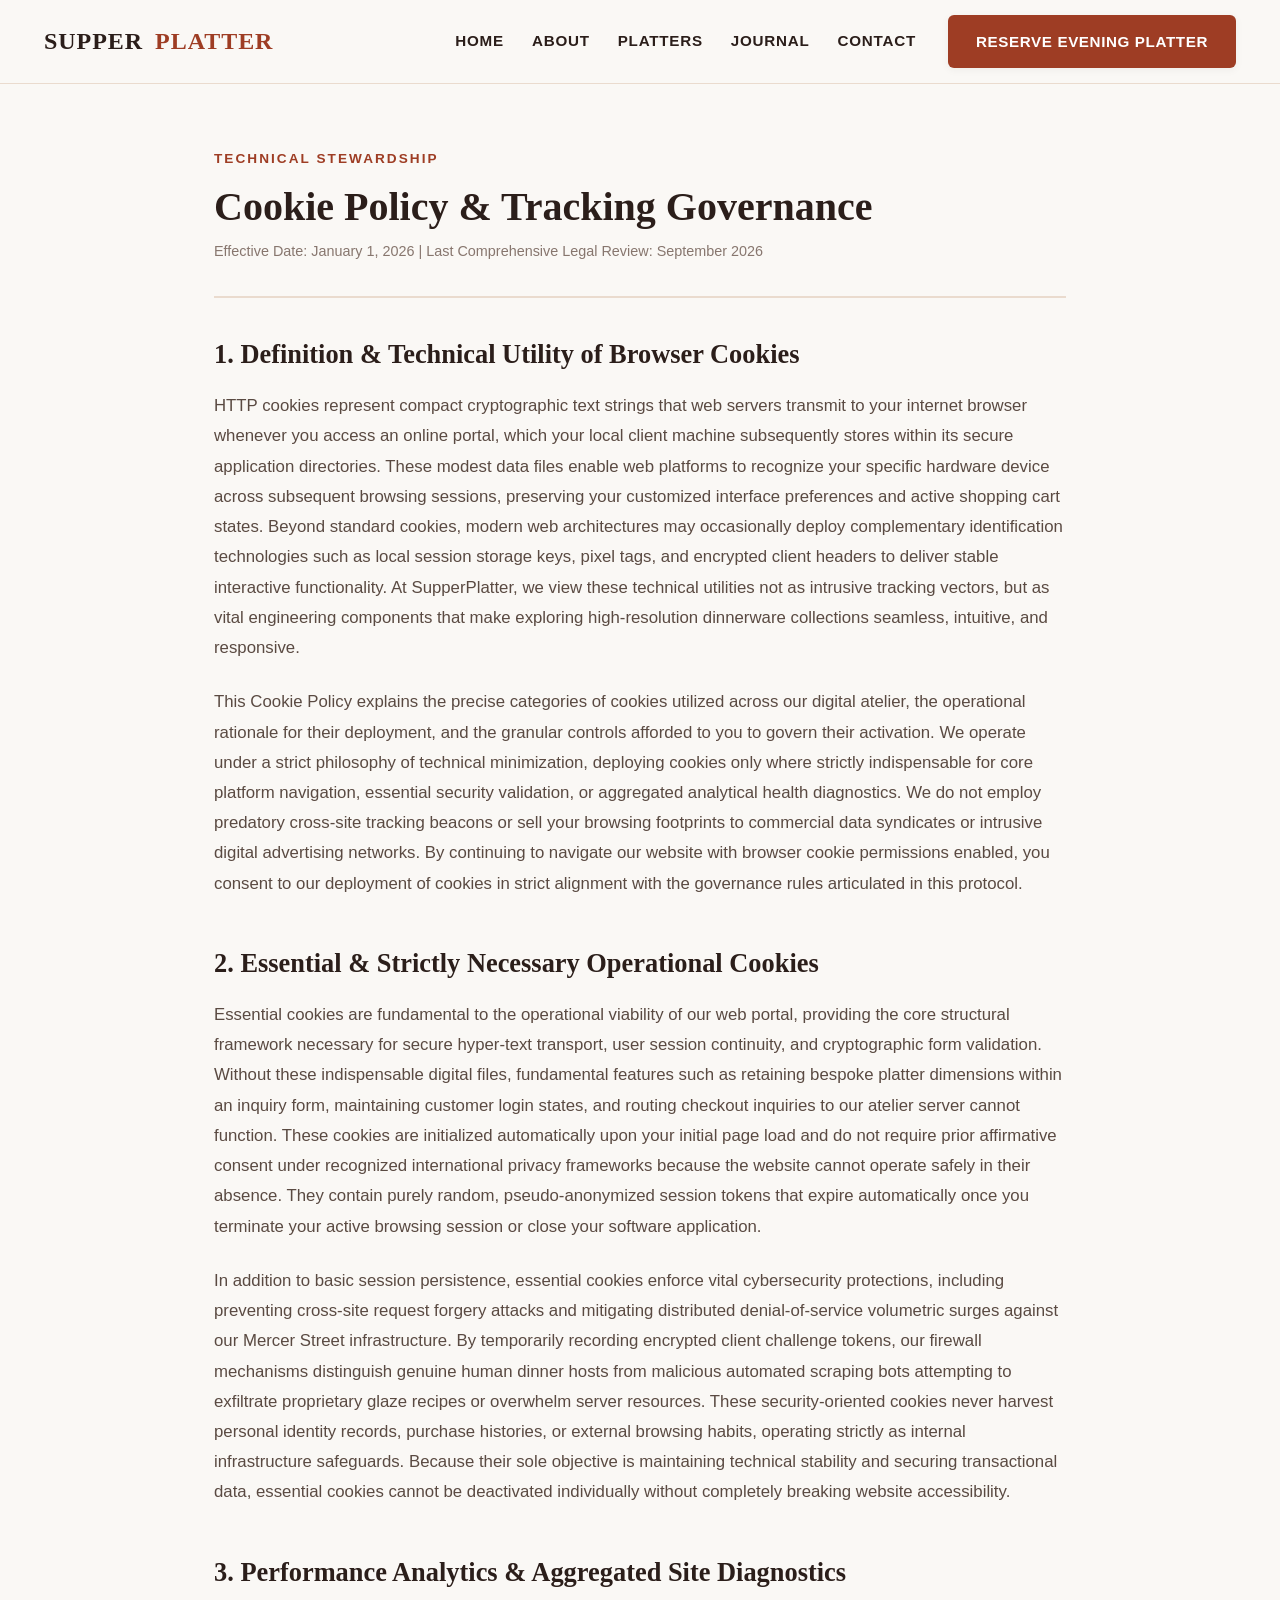
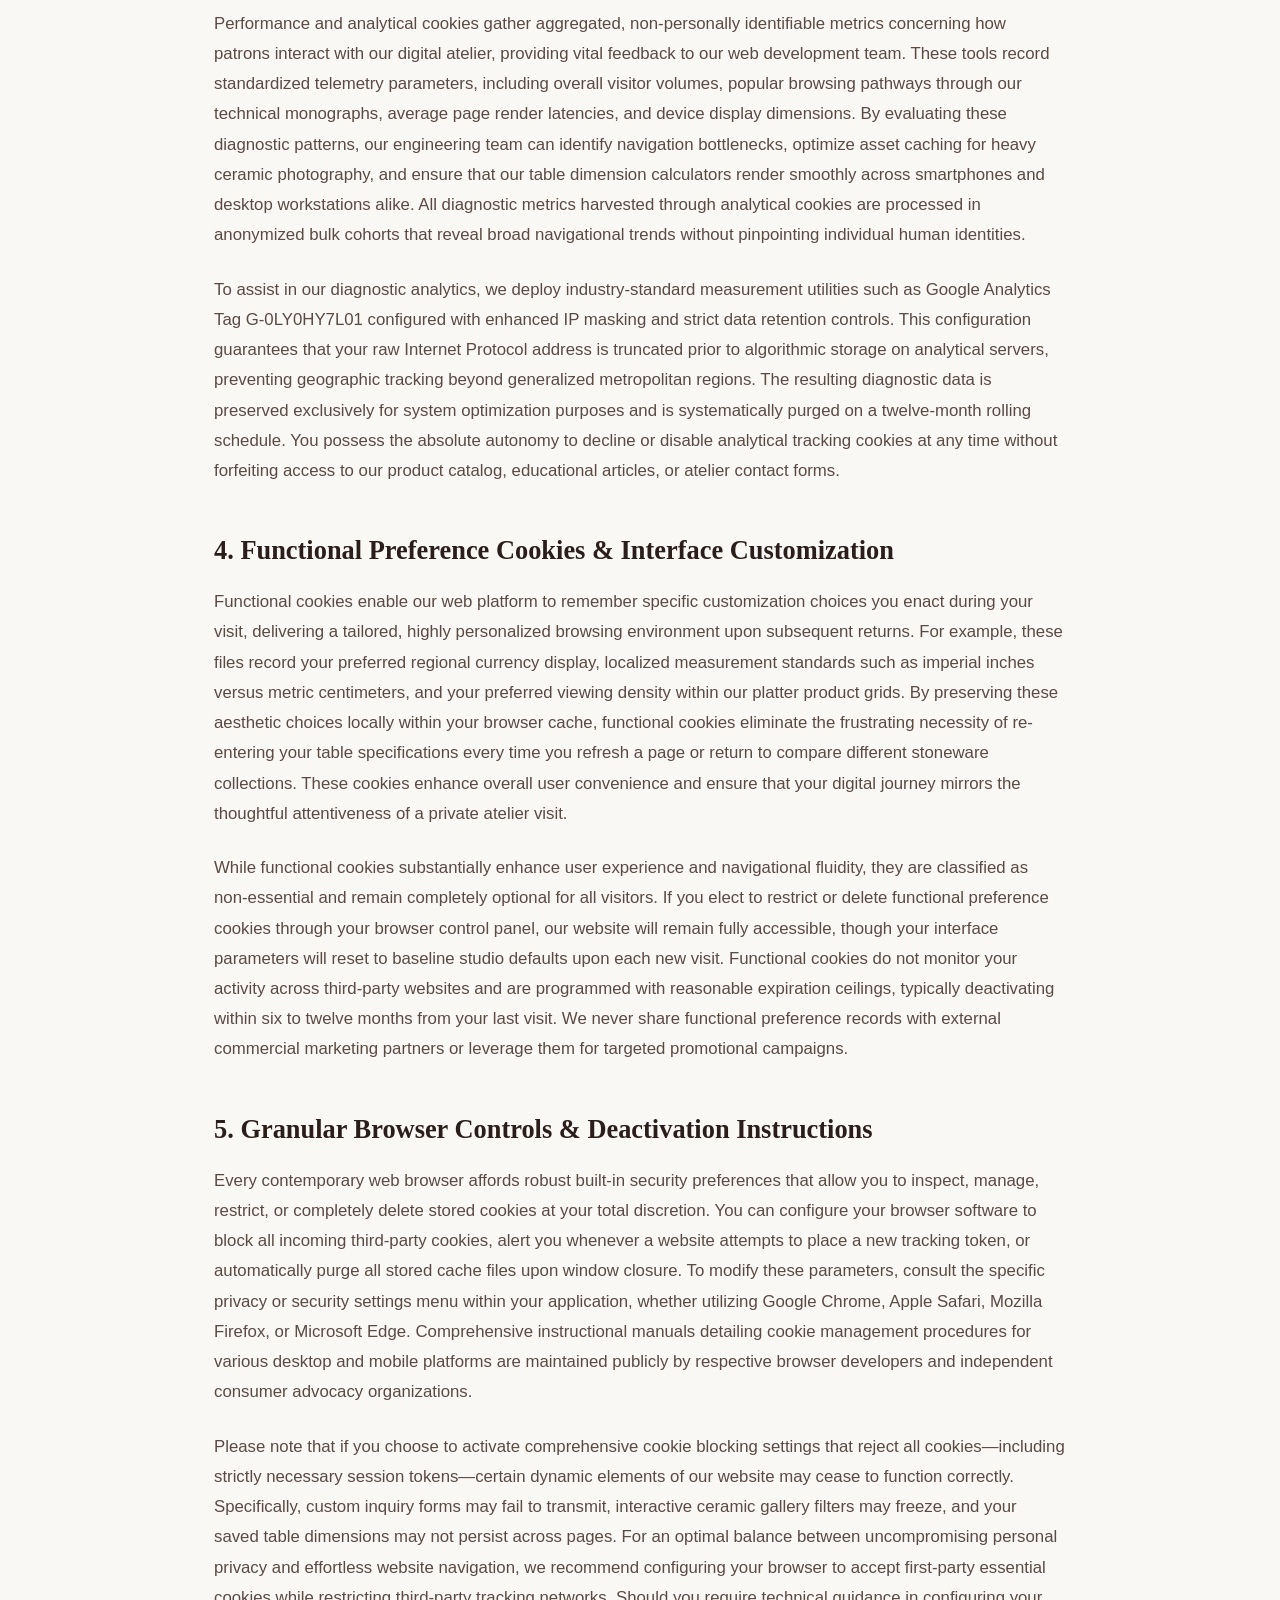
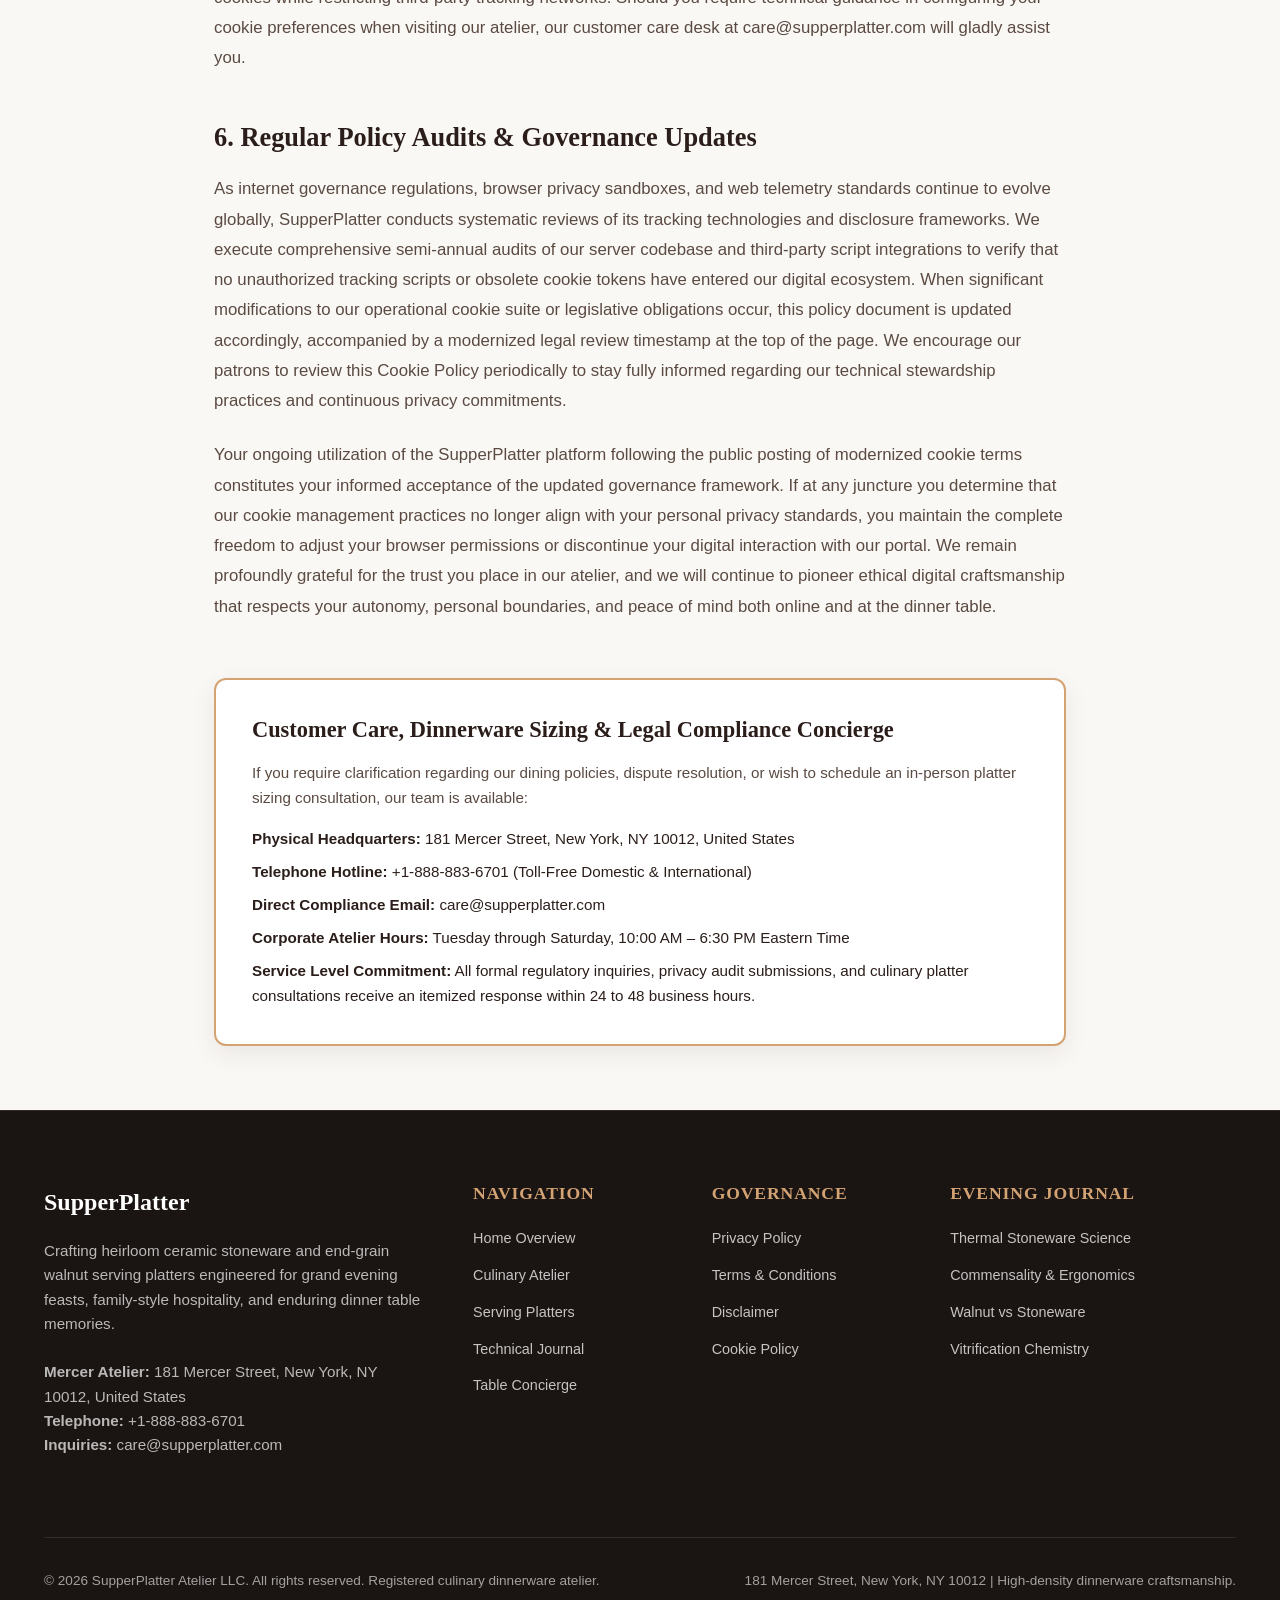
<file: cookie-policy.html>
<!DOCTYPE html>
<html lang="en">
<head>
    <meta charset="UTF-8">
    <meta name="viewport" content="width=device-width, initial-scale=1.0">
    <title>Cookie Policy & Digital Tracking | SupperPlatter</title>
    <meta name="description" content="Comprehensive cookie policy outlining session management, diagnostic telemetry, privacy controls, and user choices at SupperPlatter.">
    <link rel="stylesheet" href="assets/css/style.css">
</head>
<body>
    
    <!-- Google tag (gtag.js) -->
    <script async src="https://www.googletagmanager.com/gtag/js?id=G-0LY0HY7L01"></script>
    <script>
      window.dataLayer = window.dataLayer || [];
      function gtag(){dataLayer.push(arguments);}
      gtag('js', new Date());
      gtag('config', 'G-0LY0HY7L01');
    </script>
    <header class="site-header">
        <div class="container header-inner">
            <a href="index.html" class="site-logo">Supper<span>Platter</span></a>
            <nav class="nav-desktop">
                <ul class="nav-links">
                    <li><a href="index.html" class="nav-link ">Home</a></li>
                    <li><a href="about.html" class="nav-link ">About</a></li>
                    <li><a href="about.html#platters" class="nav-link">Platters</a></li>
                    <li><a href="blog.html" class="nav-link ">Journal</a></li>
                    <li><a href="contact.html" class="nav-link ">Contact</a></li>
                    <!-- Policy Links Hidden on Desktop via .nav-item-policy -->
                    <li class="nav-item-policy"><a href="privacy-policy.html" class="nav-link">Privacy Policy</a></li>
                    <li class="nav-item-policy"><a href="terms-and-conditions.html" class="nav-link">Terms & Conditions</a></li>
                    <li class="nav-item-policy"><a href="disclaimer.html" class="nav-link">Disclaimer</a></li>
                    <li class="nav-item-policy"><a href="cookie-policy.html" class="nav-link">Cookie Policy</a></li>
                </ul>
                <a href="contact.html" class="btn btn-primary">Reserve Evening Platter</a>
            </nav>
            <button class="mobile-menu-btn" aria-label="Toggle Mobile Menu">
                <span></span>
                <span></span>
                <span></span>
            </button>
        </div>
    </header>
    <div class="mobile-drawer">
        <ul class="mobile-nav-list">
            <li><a href="index.html" class="mobile-nav-link">Home</a></li>
            <li><a href="about.html" class="mobile-nav-link">About Atelier</a></li>
            <li><a href="about.html#platters" class="mobile-nav-link">Heirloom Platters</a></li>
            <li><a href="blog.html" class="mobile-nav-link">Culinary Journal</a></li>
            <li><a href="contact.html" class="mobile-nav-link">Contact & Inquiries</a></li>
            <li><a href="privacy-policy.html" class="mobile-nav-link">Privacy Policy</a></li>
            <li><a href="terms-and-conditions.html" class="mobile-nav-link">Terms & Conditions</a></li>
            <li><a href="disclaimer.html" class="mobile-nav-link">Disclaimer</a></li>
            <li><a href="cookie-policy.html" class="mobile-nav-link">Cookie Policy</a></li>
        </ul>
    </div>
    
    <main>
        <div class="policy-container">
            <div class="policy-header">
                <span class="section-eyebrow">Technical Stewardship</span>
                <h1 style="font-size: 2.5rem; margin-bottom: 0.5rem;">Cookie Policy & Tracking Governance</h1>
                <p class="policy-meta">Effective Date: January 1, 2026 | Last Comprehensive Legal Review: September 2026</p>
            </div>

            <section class="policy-section">
                <h2>1. Definition & Technical Utility of Browser Cookies</h2>
                <p>HTTP cookies represent compact cryptographic text strings that web servers transmit to your internet browser whenever you access an online portal, which your local client machine subsequently stores within its secure application directories. These modest data files enable web platforms to recognize your specific hardware device across subsequent browsing sessions, preserving your customized interface preferences and active shopping cart states. Beyond standard cookies, modern web architectures may occasionally deploy complementary identification technologies such as local session storage keys, pixel tags, and encrypted client headers to deliver stable interactive functionality. At SupperPlatter, we view these technical utilities not as intrusive tracking vectors, but as vital engineering components that make exploring high-resolution dinnerware collections seamless, intuitive, and responsive.</p>
                <p>This Cookie Policy explains the precise categories of cookies utilized across our digital atelier, the operational rationale for their deployment, and the granular controls afforded to you to govern their activation. We operate under a strict philosophy of technical minimization, deploying cookies only where strictly indispensable for core platform navigation, essential security validation, or aggregated analytical health diagnostics. We do not employ predatory cross-site tracking beacons or sell your browsing footprints to commercial data syndicates or intrusive digital advertising networks. By continuing to navigate our website with browser cookie permissions enabled, you consent to our deployment of cookies in strict alignment with the governance rules articulated in this protocol.</p>
            </section>

            <section class="policy-section">
                <h2>2. Essential & Strictly Necessary Operational Cookies</h2>
                <p>Essential cookies are fundamental to the operational viability of our web portal, providing the core structural framework necessary for secure hyper-text transport, user session continuity, and cryptographic form validation. Without these indispensable digital files, fundamental features such as retaining bespoke platter dimensions within an inquiry form, maintaining customer login states, and routing checkout inquiries to our atelier server cannot function. These cookies are initialized automatically upon your initial page load and do not require prior affirmative consent under recognized international privacy frameworks because the website cannot operate safely in their absence. They contain purely random, pseudo-anonymized session tokens that expire automatically once you terminate your active browsing session or close your software application.</p>
                <p>In addition to basic session persistence, essential cookies enforce vital cybersecurity protections, including preventing cross-site request forgery attacks and mitigating distributed denial-of-service volumetric surges against our Mercer Street infrastructure. By temporarily recording encrypted client challenge tokens, our firewall mechanisms distinguish genuine human dinner hosts from malicious automated scraping bots attempting to exfiltrate proprietary glaze recipes or overwhelm server resources. These security-oriented cookies never harvest personal identity records, purchase histories, or external browsing habits, operating strictly as internal infrastructure safeguards. Because their sole objective is maintaining technical stability and securing transactional data, essential cookies cannot be deactivated individually without completely breaking website accessibility.</p>
            </section>

            <section class="policy-section">
                <h2>3. Performance Analytics & Aggregated Site Diagnostics</h2>
                <p>Performance and analytical cookies gather aggregated, non-personally identifiable metrics concerning how patrons interact with our digital atelier, providing vital feedback to our web development team. These tools record standardized telemetry parameters, including overall visitor volumes, popular browsing pathways through our technical monographs, average page render latencies, and device display dimensions. By evaluating these diagnostic patterns, our engineering team can identify navigation bottlenecks, optimize asset caching for heavy ceramic photography, and ensure that our table dimension calculators render smoothly across smartphones and desktop workstations alike. All diagnostic metrics harvested through analytical cookies are processed in anonymized bulk cohorts that reveal broad navigational trends without pinpointing individual human identities.</p>
                <p>To assist in our diagnostic analytics, we deploy industry-standard measurement utilities such as Google Analytics Tag G-0LY0HY7L01 configured with enhanced IP masking and strict data retention controls. This configuration guarantees that your raw Internet Protocol address is truncated prior to algorithmic storage on analytical servers, preventing geographic tracking beyond generalized metropolitan regions. The resulting diagnostic data is preserved exclusively for system optimization purposes and is systematically purged on a twelve-month rolling schedule. You possess the absolute autonomy to decline or disable analytical tracking cookies at any time without forfeiting access to our product catalog, educational articles, or atelier contact forms.</p>
            </section>

            <section class="policy-section">
                <h2>4. Functional Preference Cookies & Interface Customization</h2>
                <p>Functional cookies enable our web platform to remember specific customization choices you enact during your visit, delivering a tailored, highly personalized browsing environment upon subsequent returns. For example, these files record your preferred regional currency display, localized measurement standards such as imperial inches versus metric centimeters, and your preferred viewing density within our platter product grids. By preserving these aesthetic choices locally within your browser cache, functional cookies eliminate the frustrating necessity of re-entering your table specifications every time you refresh a page or return to compare different stoneware collections. These cookies enhance overall user convenience and ensure that your digital journey mirrors the thoughtful attentiveness of a private atelier visit.</p>
                <p>While functional cookies substantially enhance user experience and navigational fluidity, they are classified as non-essential and remain completely optional for all visitors. If you elect to restrict or delete functional preference cookies through your browser control panel, our website will remain fully accessible, though your interface parameters will reset to baseline studio defaults upon each new visit. Functional cookies do not monitor your activity across third-party websites and are programmed with reasonable expiration ceilings, typically deactivating within six to twelve months from your last visit. We never share functional preference records with external commercial marketing partners or leverage them for targeted promotional campaigns.</p>
            </section>

            <section class="policy-section">
                <h2>5. Granular Browser Controls & Deactivation Instructions</h2>
                <p>Every contemporary web browser affords robust built-in security preferences that allow you to inspect, manage, restrict, or completely delete stored cookies at your total discretion. You can configure your browser software to block all incoming third-party cookies, alert you whenever a website attempts to place a new tracking token, or automatically purge all stored cache files upon window closure. To modify these parameters, consult the specific privacy or security settings menu within your application, whether utilizing Google Chrome, Apple Safari, Mozilla Firefox, or Microsoft Edge. Comprehensive instructional manuals detailing cookie management procedures for various desktop and mobile platforms are maintained publicly by respective browser developers and independent consumer advocacy organizations.</p>
                <p>Please note that if you choose to activate comprehensive cookie blocking settings that reject all cookies—including strictly necessary session tokens—certain dynamic elements of our website may cease to function correctly. Specifically, custom inquiry forms may fail to transmit, interactive ceramic gallery filters may freeze, and your saved table dimensions may not persist across pages. For an optimal balance between uncompromising personal privacy and effortless website navigation, we recommend configuring your browser to accept first-party essential cookies while restricting third-party tracking networks. Should you require technical guidance in configuring your cookie preferences when visiting our atelier, our customer care desk at care@supperplatter.com will gladly assist you.</p>
            </section>

            <section class="policy-section">
                <h2>6. Regular Policy Audits & Governance Updates</h2>
                <p>As internet governance regulations, browser privacy sandboxes, and web telemetry standards continue to evolve globally, SupperPlatter conducts systematic reviews of its tracking technologies and disclosure frameworks. We execute comprehensive semi-annual audits of our server codebase and third-party script integrations to verify that no unauthorized tracking scripts or obsolete cookie tokens have entered our digital ecosystem. When significant modifications to our operational cookie suite or legislative obligations occur, this policy document is updated accordingly, accompanied by a modernized legal review timestamp at the top of the page. We encourage our patrons to review this Cookie Policy periodically to stay fully informed regarding our technical stewardship practices and continuous privacy commitments.</p>
                <p>Your ongoing utilization of the SupperPlatter platform following the public posting of modernized cookie terms constitutes your informed acceptance of the updated governance framework. If at any juncture you determine that our cookie management practices no longer align with your personal privacy standards, you maintain the complete freedom to adjust your browser permissions or discontinue your digital interaction with our portal. We remain profoundly grateful for the trust you place in our atelier, and we will continue to pioneer ethical digital craftsmanship that respects your autonomy, personal boundaries, and peace of mind both online and at the dinner table.</p>
            </section>

            
<div class="policy-card">
    <h3>Customer Care, Dinnerware Sizing & Legal Compliance Concierge</h3>
    <p>If you require clarification regarding our dining policies, dispute resolution, or wish to schedule an in-person platter sizing consultation, our team is available:</p>
    <ul class="contact-details-list">
        <li><strong>Physical Headquarters:</strong> 181 Mercer Street, New York, NY 10012, United States</li>
        <li><strong>Telephone Hotline:</strong> +1-888-883-6701 (Toll-Free Domestic & International)</li>
        <li><strong>Direct Compliance Email:</strong> care@supperplatter.com</li>
        <li><strong>Corporate Atelier Hours:</strong> Tuesday through Saturday, 10:00 AM &ndash; 6:30 PM Eastern Time</li>
        <li><strong>Service Level Commitment:</strong> All formal regulatory inquiries, privacy audit submissions, and culinary platter consultations receive an itemized response within 24 to 48 business hours.</li>
    </ul>
</div>

        </div>
    </main>
    
    <footer class="site-footer">
        <div class="container">
            <div class="footer-grid">
                <div>
                    <a href="index.html" class="footer-logo">SupperPlatter</a>
                    <p class="footer-desc">Crafting heirloom ceramic stoneware and end-grain walnut serving platters engineered for grand evening feasts, family-style hospitality, and enduring dinner table memories.</p>
                    <p class="footer-desc"><strong>Mercer Atelier:</strong> 181 Mercer Street, New York, NY 10012, United States<br><strong>Telephone:</strong> +1-888-883-6701<br><strong>Inquiries:</strong> care@supperplatter.com</p>
                </div>
                <div>
                    <h4 class="footer-col-title">Navigation</h4>
                    <ul class="footer-links">
                        <li><a href="index.html" class="footer-link">Home Overview</a></li>
                        <li><a href="about.html" class="footer-link">Culinary Atelier</a></li>
                        <li><a href="about.html#platters" class="footer-link">Serving Platters</a></li>
                        <li><a href="blog.html" class="footer-link">Technical Journal</a></li>
                        <li><a href="contact.html" class="footer-link">Table Concierge</a></li>
                    </ul>
                </div>
                <div>
                    <h4 class="footer-col-title">Governance</h4>
                    <ul class="footer-links">
                        <li><a href="privacy-policy.html" class="footer-link">Privacy Policy</a></li>
                        <li><a href="terms-and-conditions.html" class="footer-link">Terms & Conditions</a></li>
                        <li><a href="disclaimer.html" class="footer-link">Disclaimer</a></li>
                        <li><a href="cookie-policy.html" class="footer-link">Cookie Policy</a></li>
                    </ul>
                </div>
                <div>
                    <h4 class="footer-col-title">Evening Journal</h4>
                    <ul class="footer-links">
                        <li><a href="blog/thermal-mass-and-heat-retention-in-stoneware-platters.html" class="footer-link">Thermal Stoneware Science</a></li>
                        <li><a href="blog/family-style-commensality-and-dining-room-ergonomics.html" class="footer-link">Commensality & Ergonomics</a></li>
                        <li><a href="blog/end-grain-walnut-versus-stoneware-for-carving-platters.html" class="footer-link">Walnut vs Stoneware</a></li>
                        <li><a href="blog/food-safe-mineral-vitrification-and-heavy-metal-free-glazes.html" class="footer-link">Vitrification Chemistry</a></li>
                    </ul>
                </div>
            </div>
            <div class="footer-bottom">
                <p>&copy; 2026 SupperPlatter Atelier LLC. All rights reserved. Registered culinary dinnerware atelier.</p>
                <p>181 Mercer Street, New York, NY 10012 | High-density dinnerware craftsmanship.</p>
            </div>
        </div>
    </footer>
    <script src="assets/js/main.js"></script>
    
</body>
</html>
</file>
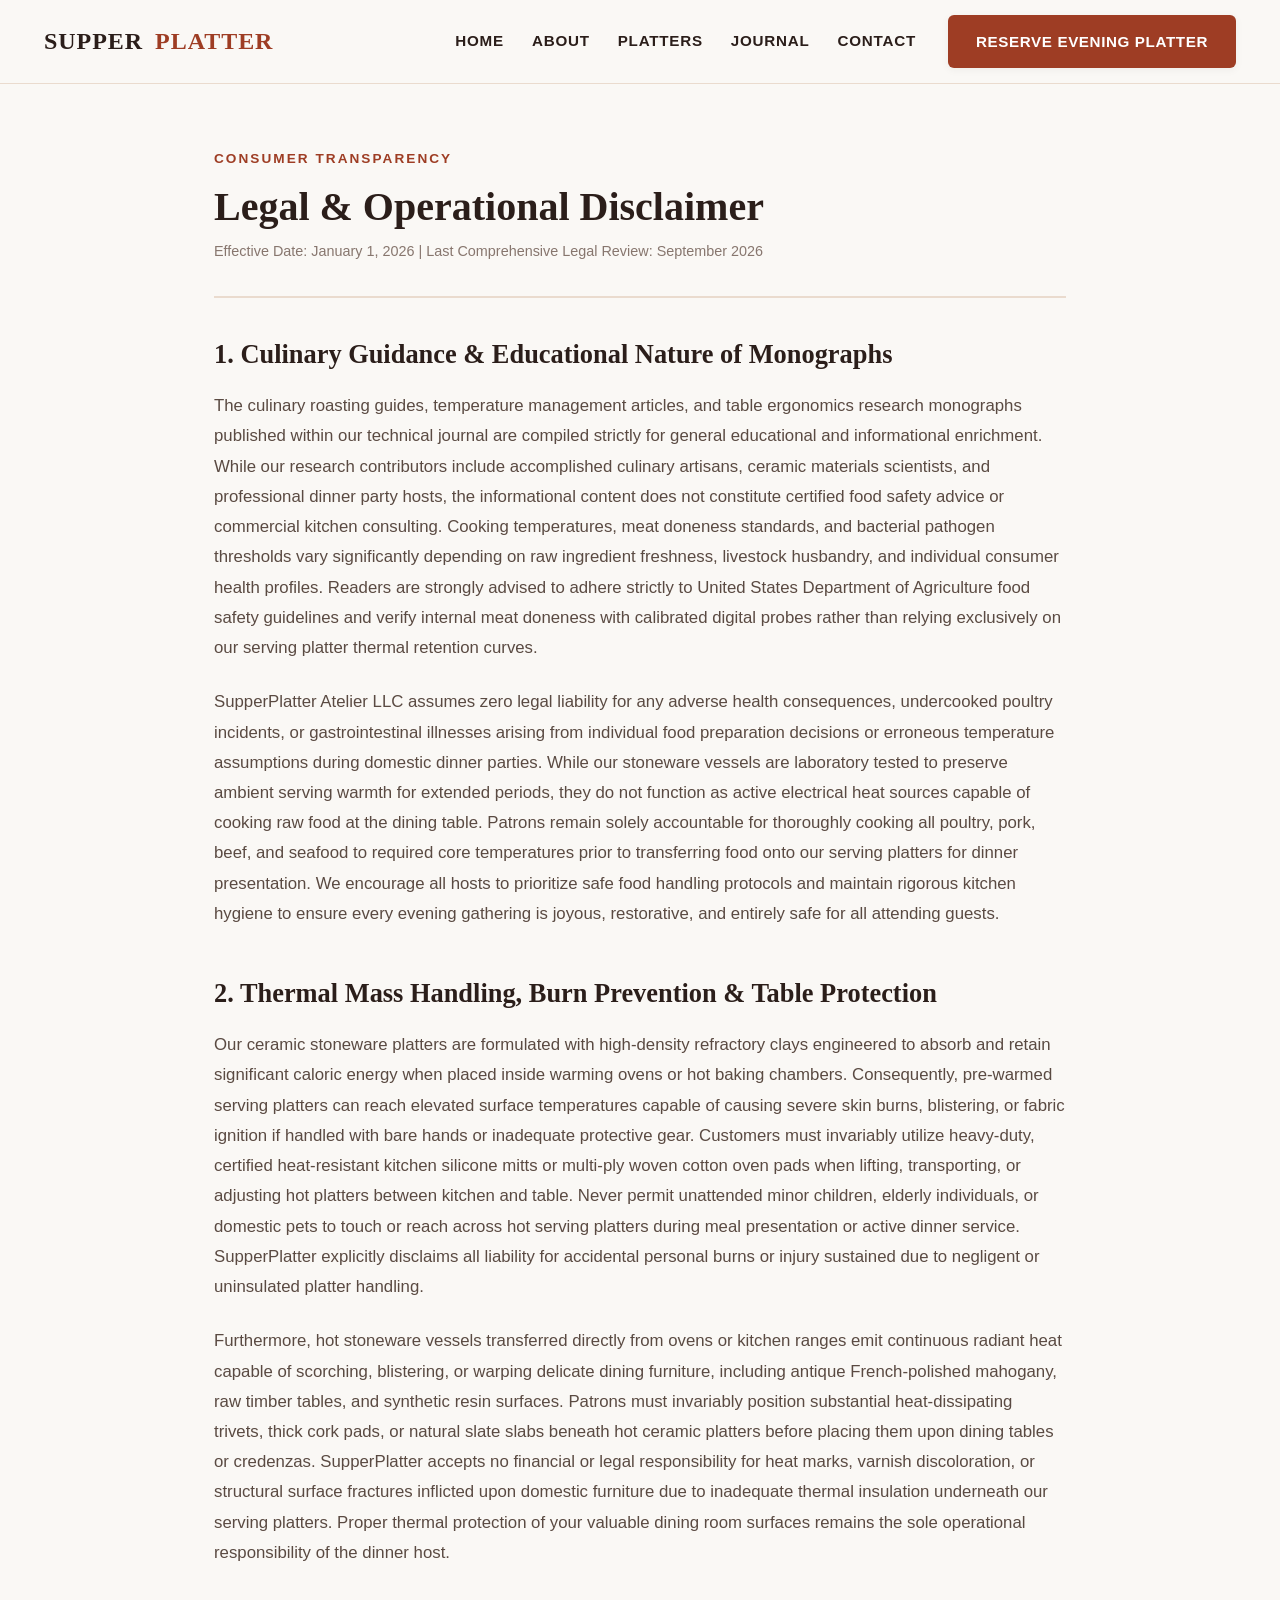
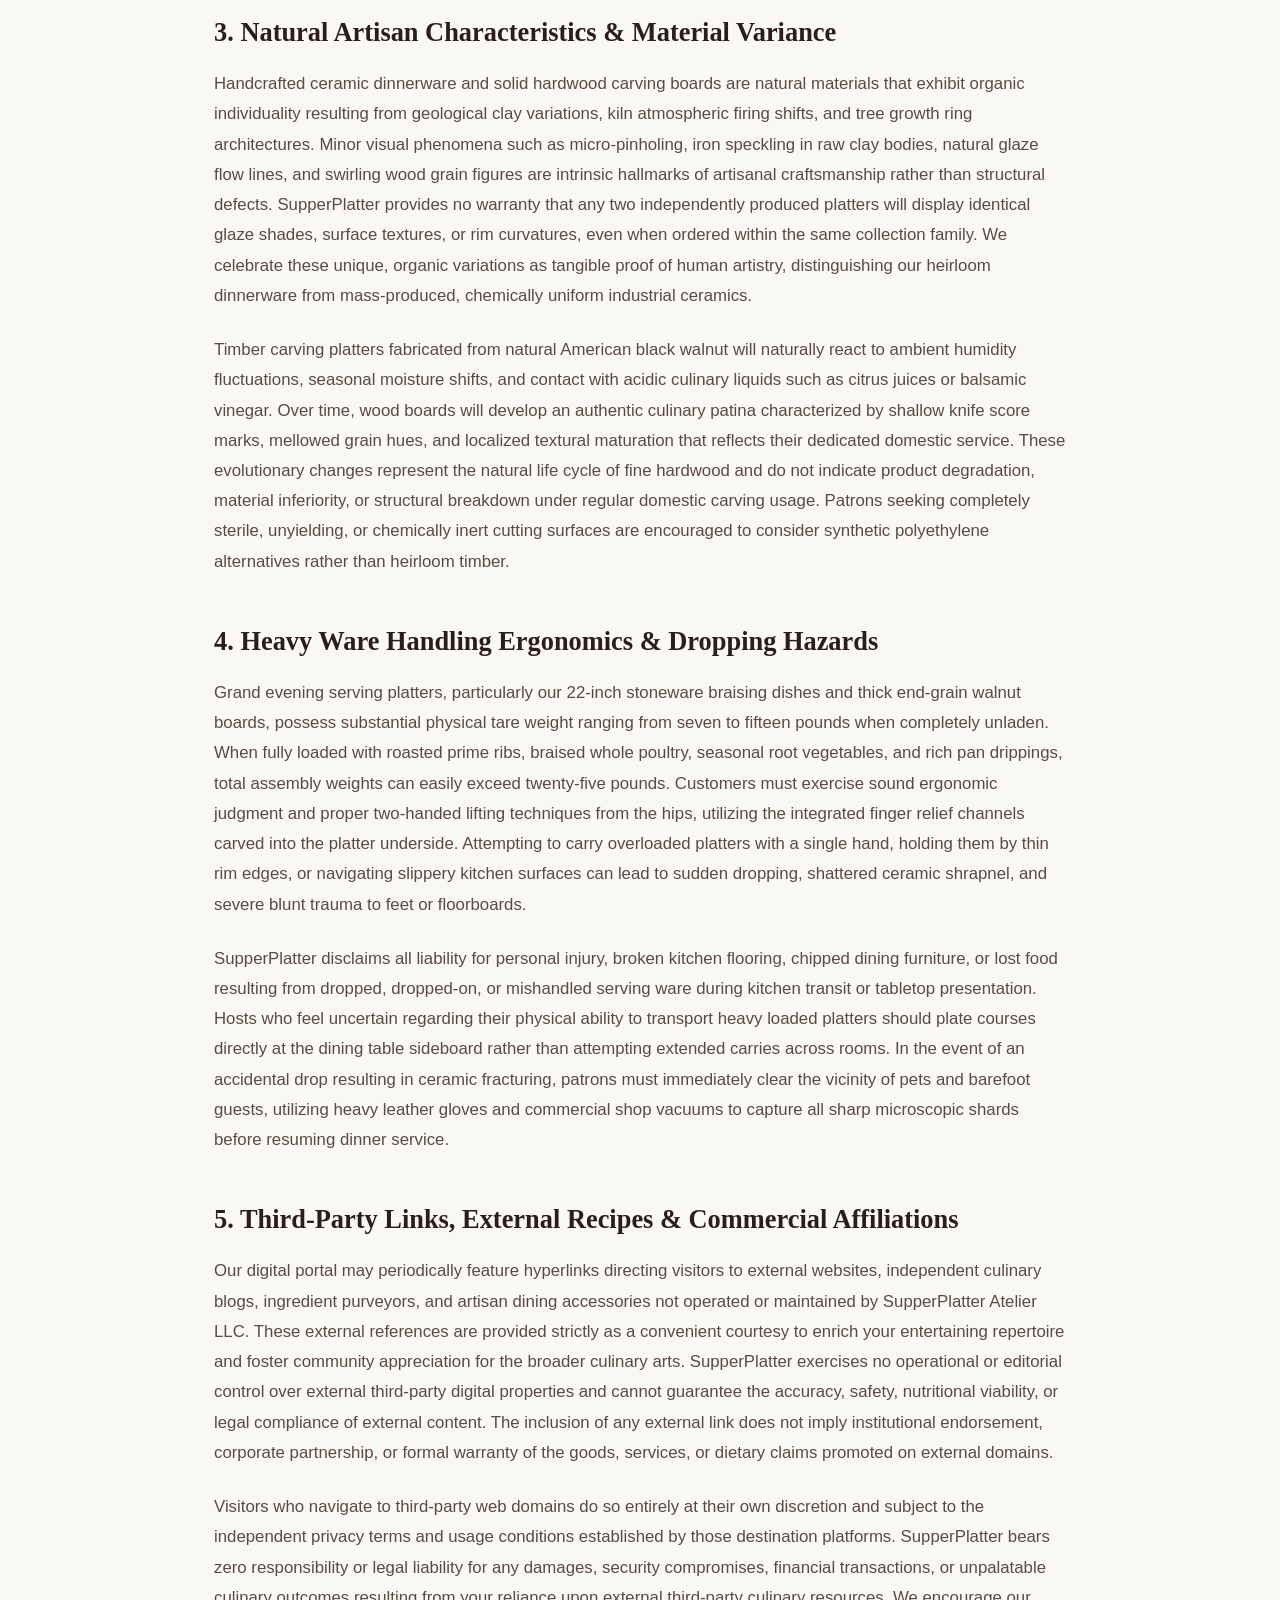
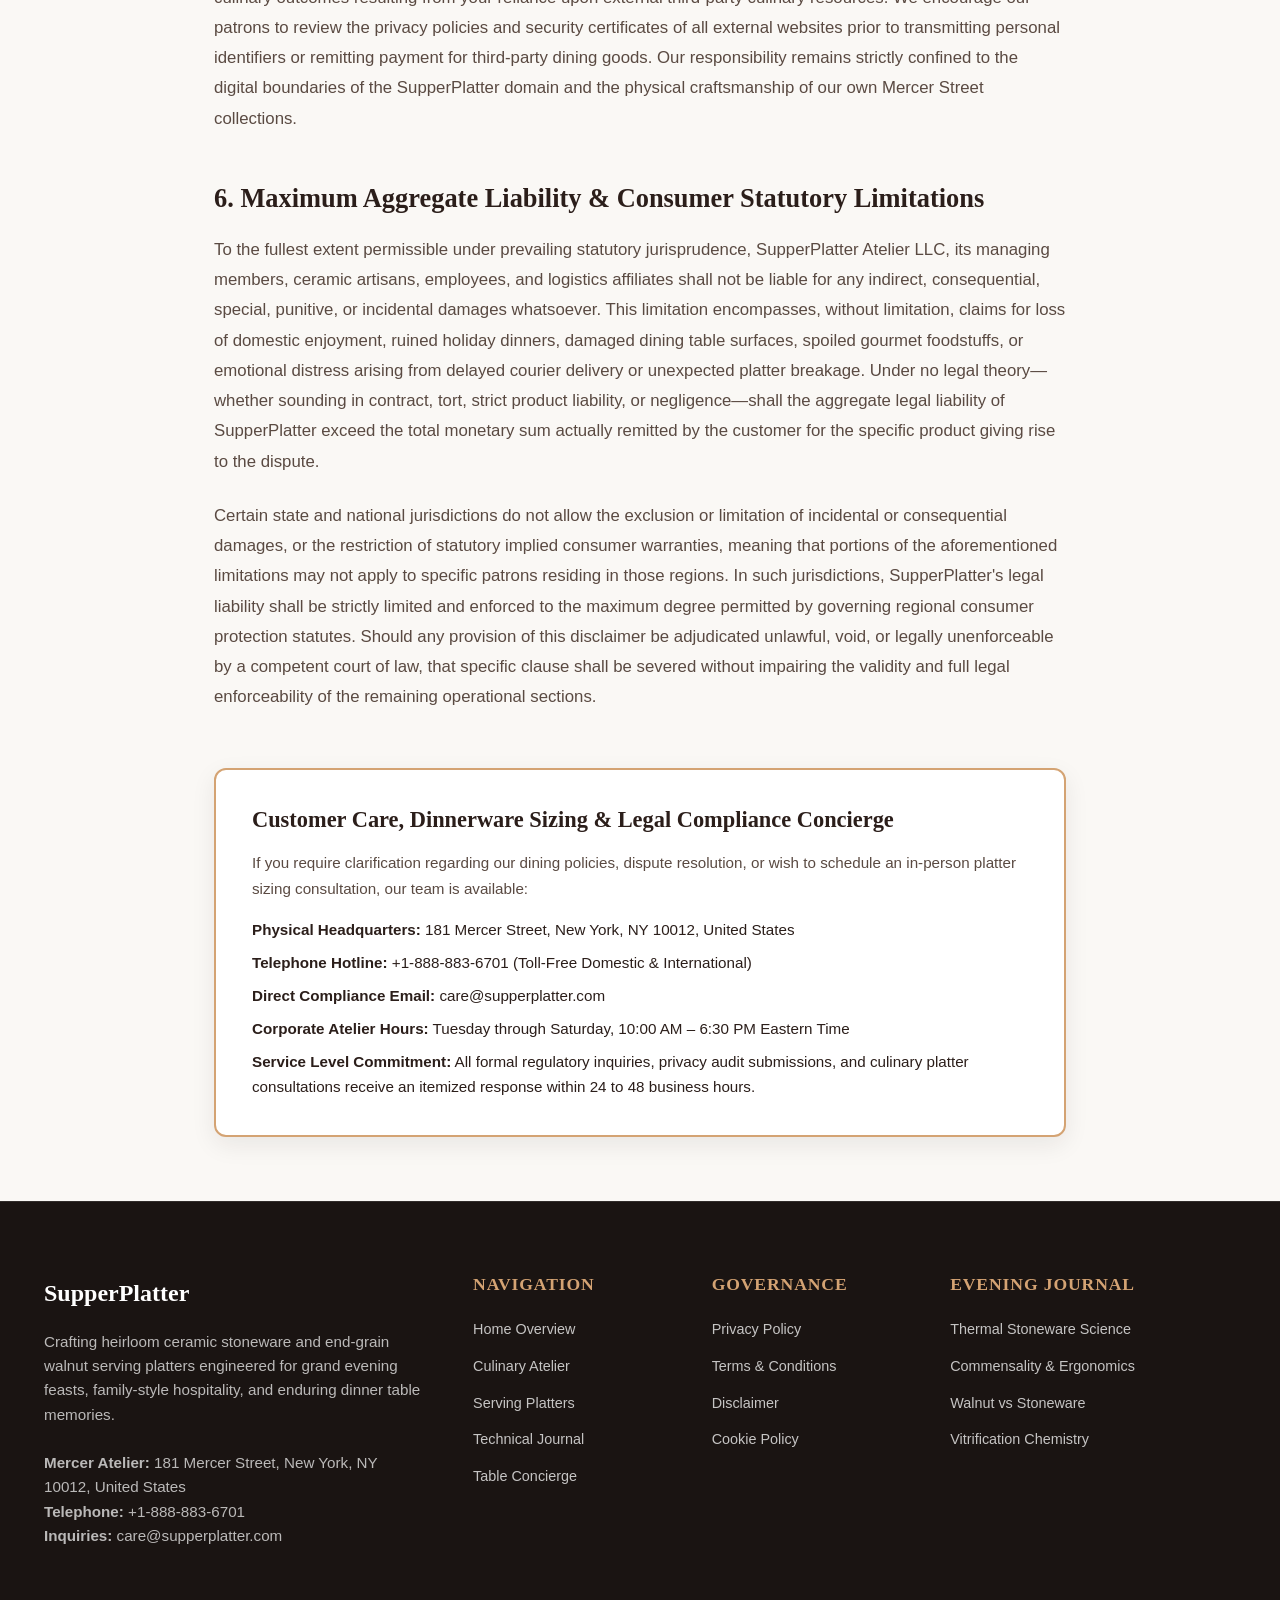
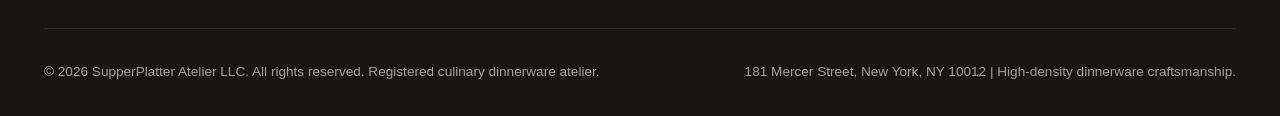
<file: disclaimer.html>
<!DOCTYPE html>
<html lang="en">
<head>
    <meta charset="UTF-8">
    <meta name="viewport" content="width=device-width, initial-scale=1.0">
    <title>Disclaimer & Safety Protocols | SupperPlatter</title>
    <meta name="description" content="Official disclaimer detailing thermal handling safety, culinary serving liabilities, natural material variations, and informational guidance at SupperPlatter.">
    <link rel="stylesheet" href="assets/css/style.css">
</head>
<body>
    
    <!-- Google tag (gtag.js) -->
    <script async src="https://www.googletagmanager.com/gtag/js?id=G-0LY0HY7L01"></script>
    <script>
      window.dataLayer = window.dataLayer || [];
      function gtag(){dataLayer.push(arguments);}
      gtag('js', new Date());
      gtag('config', 'G-0LY0HY7L01');
    </script>
    <header class="site-header">
        <div class="container header-inner">
            <a href="index.html" class="site-logo">Supper<span>Platter</span></a>
            <nav class="nav-desktop">
                <ul class="nav-links">
                    <li><a href="index.html" class="nav-link ">Home</a></li>
                    <li><a href="about.html" class="nav-link ">About</a></li>
                    <li><a href="about.html#platters" class="nav-link">Platters</a></li>
                    <li><a href="blog.html" class="nav-link ">Journal</a></li>
                    <li><a href="contact.html" class="nav-link ">Contact</a></li>
                    <!-- Policy Links Hidden on Desktop via .nav-item-policy -->
                    <li class="nav-item-policy"><a href="privacy-policy.html" class="nav-link">Privacy Policy</a></li>
                    <li class="nav-item-policy"><a href="terms-and-conditions.html" class="nav-link">Terms & Conditions</a></li>
                    <li class="nav-item-policy"><a href="disclaimer.html" class="nav-link">Disclaimer</a></li>
                    <li class="nav-item-policy"><a href="cookie-policy.html" class="nav-link">Cookie Policy</a></li>
                </ul>
                <a href="contact.html" class="btn btn-primary">Reserve Evening Platter</a>
            </nav>
            <button class="mobile-menu-btn" aria-label="Toggle Mobile Menu">
                <span></span>
                <span></span>
                <span></span>
            </button>
        </div>
    </header>
    <div class="mobile-drawer">
        <ul class="mobile-nav-list">
            <li><a href="index.html" class="mobile-nav-link">Home</a></li>
            <li><a href="about.html" class="mobile-nav-link">About Atelier</a></li>
            <li><a href="about.html#platters" class="mobile-nav-link">Heirloom Platters</a></li>
            <li><a href="blog.html" class="mobile-nav-link">Culinary Journal</a></li>
            <li><a href="contact.html" class="mobile-nav-link">Contact & Inquiries</a></li>
            <li><a href="privacy-policy.html" class="mobile-nav-link">Privacy Policy</a></li>
            <li><a href="terms-and-conditions.html" class="mobile-nav-link">Terms & Conditions</a></li>
            <li><a href="disclaimer.html" class="mobile-nav-link">Disclaimer</a></li>
            <li><a href="cookie-policy.html" class="mobile-nav-link">Cookie Policy</a></li>
        </ul>
    </div>
    
    <main>
        <div class="policy-container">
            <div class="policy-header">
                <span class="section-eyebrow">Consumer Transparency</span>
                <h1 style="font-size: 2.5rem; margin-bottom: 0.5rem;">Legal & Operational Disclaimer</h1>
                <p class="policy-meta">Effective Date: January 1, 2026 | Last Comprehensive Legal Review: September 2026</p>
            </div>

            <section class="policy-section">
                <h2>1. Culinary Guidance & Educational Nature of Monographs</h2>
                <p>The culinary roasting guides, temperature management articles, and table ergonomics research monographs published within our technical journal are compiled strictly for general educational and informational enrichment. While our research contributors include accomplished culinary artisans, ceramic materials scientists, and professional dinner party hosts, the informational content does not constitute certified food safety advice or commercial kitchen consulting. Cooking temperatures, meat doneness standards, and bacterial pathogen thresholds vary significantly depending on raw ingredient freshness, livestock husbandry, and individual consumer health profiles. Readers are strongly advised to adhere strictly to United States Department of Agriculture food safety guidelines and verify internal meat doneness with calibrated digital probes rather than relying exclusively on our serving platter thermal retention curves.</p>
                <p>SupperPlatter Atelier LLC assumes zero legal liability for any adverse health consequences, undercooked poultry incidents, or gastrointestinal illnesses arising from individual food preparation decisions or erroneous temperature assumptions during domestic dinner parties. While our stoneware vessels are laboratory tested to preserve ambient serving warmth for extended periods, they do not function as active electrical heat sources capable of cooking raw food at the dining table. Patrons remain solely accountable for thoroughly cooking all poultry, pork, beef, and seafood to required core temperatures prior to transferring food onto our serving platters for dinner presentation. We encourage all hosts to prioritize safe food handling protocols and maintain rigorous kitchen hygiene to ensure every evening gathering is joyous, restorative, and entirely safe for all attending guests.</p>
            </section>

            <section class="policy-section">
                <h2>2. Thermal Mass Handling, Burn Prevention & Table Protection</h2>
                <p>Our ceramic stoneware platters are formulated with high-density refractory clays engineered to absorb and retain significant caloric energy when placed inside warming ovens or hot baking chambers. Consequently, pre-warmed serving platters can reach elevated surface temperatures capable of causing severe skin burns, blistering, or fabric ignition if handled with bare hands or inadequate protective gear. Customers must invariably utilize heavy-duty, certified heat-resistant kitchen silicone mitts or multi-ply woven cotton oven pads when lifting, transporting, or adjusting hot platters between kitchen and table. Never permit unattended minor children, elderly individuals, or domestic pets to touch or reach across hot serving platters during meal presentation or active dinner service. SupperPlatter explicitly disclaims all liability for accidental personal burns or injury sustained due to negligent or uninsulated platter handling.</p>
                <p>Furthermore, hot stoneware vessels transferred directly from ovens or kitchen ranges emit continuous radiant heat capable of scorching, blistering, or warping delicate dining furniture, including antique French-polished mahogany, raw timber tables, and synthetic resin surfaces. Patrons must invariably position substantial heat-dissipating trivets, thick cork pads, or natural slate slabs beneath hot ceramic platters before placing them upon dining tables or credenzas. SupperPlatter accepts no financial or legal responsibility for heat marks, varnish discoloration, or structural surface fractures inflicted upon domestic furniture due to inadequate thermal insulation underneath our serving platters. Proper thermal protection of your valuable dining room surfaces remains the sole operational responsibility of the dinner host.</p>
            </section>

            <section class="policy-section">
                <h2>3. Natural Artisan Characteristics & Material Variance</h2>
                <p>Handcrafted ceramic dinnerware and solid hardwood carving boards are natural materials that exhibit organic individuality resulting from geological clay variations, kiln atmospheric firing shifts, and tree growth ring architectures. Minor visual phenomena such as micro-pinholing, iron speckling in raw clay bodies, natural glaze flow lines, and swirling wood grain figures are intrinsic hallmarks of artisanal craftsmanship rather than structural defects. SupperPlatter provides no warranty that any two independently produced platters will display identical glaze shades, surface textures, or rim curvatures, even when ordered within the same collection family. We celebrate these unique, organic variations as tangible proof of human artistry, distinguishing our heirloom dinnerware from mass-produced, chemically uniform industrial ceramics.</p>
                <p>Timber carving platters fabricated from natural American black walnut will naturally react to ambient humidity fluctuations, seasonal moisture shifts, and contact with acidic culinary liquids such as citrus juices or balsamic vinegar. Over time, wood boards will develop an authentic culinary patina characterized by shallow knife score marks, mellowed grain hues, and localized textural maturation that reflects their dedicated domestic service. These evolutionary changes represent the natural life cycle of fine hardwood and do not indicate product degradation, material inferiority, or structural breakdown under regular domestic carving usage. Patrons seeking completely sterile, unyielding, or chemically inert cutting surfaces are encouraged to consider synthetic polyethylene alternatives rather than heirloom timber.</p>
            </section>

            <section class="policy-section">
                <h2>4. Heavy Ware Handling Ergonomics & Dropping Hazards</h2>
                <p>Grand evening serving platters, particularly our 22-inch stoneware braising dishes and thick end-grain walnut boards, possess substantial physical tare weight ranging from seven to fifteen pounds when completely unladen. When fully loaded with roasted prime ribs, braised whole poultry, seasonal root vegetables, and rich pan drippings, total assembly weights can easily exceed twenty-five pounds. Customers must exercise sound ergonomic judgment and proper two-handed lifting techniques from the hips, utilizing the integrated finger relief channels carved into the platter underside. Attempting to carry overloaded platters with a single hand, holding them by thin rim edges, or navigating slippery kitchen surfaces can lead to sudden dropping, shattered ceramic shrapnel, and severe blunt trauma to feet or floorboards.</p>
                <p>SupperPlatter disclaims all liability for personal injury, broken kitchen flooring, chipped dining furniture, or lost food resulting from dropped, dropped-on, or mishandled serving ware during kitchen transit or tabletop presentation. Hosts who feel uncertain regarding their physical ability to transport heavy loaded platters should plate courses directly at the dining table sideboard rather than attempting extended carries across rooms. In the event of an accidental drop resulting in ceramic fracturing, patrons must immediately clear the vicinity of pets and barefoot guests, utilizing heavy leather gloves and commercial shop vacuums to capture all sharp microscopic shards before resuming dinner service.</p>
            </section>

            <section class="policy-section">
                <h2>5. Third-Party Links, External Recipes & Commercial Affiliations</h2>
                <p>Our digital portal may periodically feature hyperlinks directing visitors to external websites, independent culinary blogs, ingredient purveyors, and artisan dining accessories not operated or maintained by SupperPlatter Atelier LLC. These external references are provided strictly as a convenient courtesy to enrich your entertaining repertoire and foster community appreciation for the broader culinary arts. SupperPlatter exercises no operational or editorial control over external third-party digital properties and cannot guarantee the accuracy, safety, nutritional viability, or legal compliance of external content. The inclusion of any external link does not imply institutional endorsement, corporate partnership, or formal warranty of the goods, services, or dietary claims promoted on external domains.</p>
                <p>Visitors who navigate to third-party web domains do so entirely at their own discretion and subject to the independent privacy terms and usage conditions established by those destination platforms. SupperPlatter bears zero responsibility or legal liability for any damages, security compromises, financial transactions, or unpalatable culinary outcomes resulting from your reliance upon external third-party culinary resources. We encourage our patrons to review the privacy policies and security certificates of all external websites prior to transmitting personal identifiers or remitting payment for third-party dining goods. Our responsibility remains strictly confined to the digital boundaries of the SupperPlatter domain and the physical craftsmanship of our own Mercer Street collections.</p>
            </section>

            <section class="policy-section">
                <h2>6. Maximum Aggregate Liability & Consumer Statutory Limitations</h2>
                <p>To the fullest extent permissible under prevailing statutory jurisprudence, SupperPlatter Atelier LLC, its managing members, ceramic artisans, employees, and logistics affiliates shall not be liable for any indirect, consequential, special, punitive, or incidental damages whatsoever. This limitation encompasses, without limitation, claims for loss of domestic enjoyment, ruined holiday dinners, damaged dining table surfaces, spoiled gourmet foodstuffs, or emotional distress arising from delayed courier delivery or unexpected platter breakage. Under no legal theory—whether sounding in contract, tort, strict product liability, or negligence—shall the aggregate legal liability of SupperPlatter exceed the total monetary sum actually remitted by the customer for the specific product giving rise to the dispute.</p>
                <p>Certain state and national jurisdictions do not allow the exclusion or limitation of incidental or consequential damages, or the restriction of statutory implied consumer warranties, meaning that portions of the aforementioned limitations may not apply to specific patrons residing in those regions. In such jurisdictions, SupperPlatter's legal liability shall be strictly limited and enforced to the maximum degree permitted by governing regional consumer protection statutes. Should any provision of this disclaimer be adjudicated unlawful, void, or legally unenforceable by a competent court of law, that specific clause shall be severed without impairing the validity and full legal enforceability of the remaining operational sections.</p>
            </section>

            
<div class="policy-card">
    <h3>Customer Care, Dinnerware Sizing & Legal Compliance Concierge</h3>
    <p>If you require clarification regarding our dining policies, dispute resolution, or wish to schedule an in-person platter sizing consultation, our team is available:</p>
    <ul class="contact-details-list">
        <li><strong>Physical Headquarters:</strong> 181 Mercer Street, New York, NY 10012, United States</li>
        <li><strong>Telephone Hotline:</strong> +1-888-883-6701 (Toll-Free Domestic & International)</li>
        <li><strong>Direct Compliance Email:</strong> care@supperplatter.com</li>
        <li><strong>Corporate Atelier Hours:</strong> Tuesday through Saturday, 10:00 AM &ndash; 6:30 PM Eastern Time</li>
        <li><strong>Service Level Commitment:</strong> All formal regulatory inquiries, privacy audit submissions, and culinary platter consultations receive an itemized response within 24 to 48 business hours.</li>
    </ul>
</div>

        </div>
    </main>
    
    <footer class="site-footer">
        <div class="container">
            <div class="footer-grid">
                <div>
                    <a href="index.html" class="footer-logo">SupperPlatter</a>
                    <p class="footer-desc">Crafting heirloom ceramic stoneware and end-grain walnut serving platters engineered for grand evening feasts, family-style hospitality, and enduring dinner table memories.</p>
                    <p class="footer-desc"><strong>Mercer Atelier:</strong> 181 Mercer Street, New York, NY 10012, United States<br><strong>Telephone:</strong> +1-888-883-6701<br><strong>Inquiries:</strong> care@supperplatter.com</p>
                </div>
                <div>
                    <h4 class="footer-col-title">Navigation</h4>
                    <ul class="footer-links">
                        <li><a href="index.html" class="footer-link">Home Overview</a></li>
                        <li><a href="about.html" class="footer-link">Culinary Atelier</a></li>
                        <li><a href="about.html#platters" class="footer-link">Serving Platters</a></li>
                        <li><a href="blog.html" class="footer-link">Technical Journal</a></li>
                        <li><a href="contact.html" class="footer-link">Table Concierge</a></li>
                    </ul>
                </div>
                <div>
                    <h4 class="footer-col-title">Governance</h4>
                    <ul class="footer-links">
                        <li><a href="privacy-policy.html" class="footer-link">Privacy Policy</a></li>
                        <li><a href="terms-and-conditions.html" class="footer-link">Terms & Conditions</a></li>
                        <li><a href="disclaimer.html" class="footer-link">Disclaimer</a></li>
                        <li><a href="cookie-policy.html" class="footer-link">Cookie Policy</a></li>
                    </ul>
                </div>
                <div>
                    <h4 class="footer-col-title">Evening Journal</h4>
                    <ul class="footer-links">
                        <li><a href="blog/thermal-mass-and-heat-retention-in-stoneware-platters.html" class="footer-link">Thermal Stoneware Science</a></li>
                        <li><a href="blog/family-style-commensality-and-dining-room-ergonomics.html" class="footer-link">Commensality & Ergonomics</a></li>
                        <li><a href="blog/end-grain-walnut-versus-stoneware-for-carving-platters.html" class="footer-link">Walnut vs Stoneware</a></li>
                        <li><a href="blog/food-safe-mineral-vitrification-and-heavy-metal-free-glazes.html" class="footer-link">Vitrification Chemistry</a></li>
                    </ul>
                </div>
            </div>
            <div class="footer-bottom">
                <p>&copy; 2026 SupperPlatter Atelier LLC. All rights reserved. Registered culinary dinnerware atelier.</p>
                <p>181 Mercer Street, New York, NY 10012 | High-density dinnerware craftsmanship.</p>
            </div>
        </div>
    </footer>
    <script src="assets/js/main.js"></script>
    
</body>
</html>
</file>
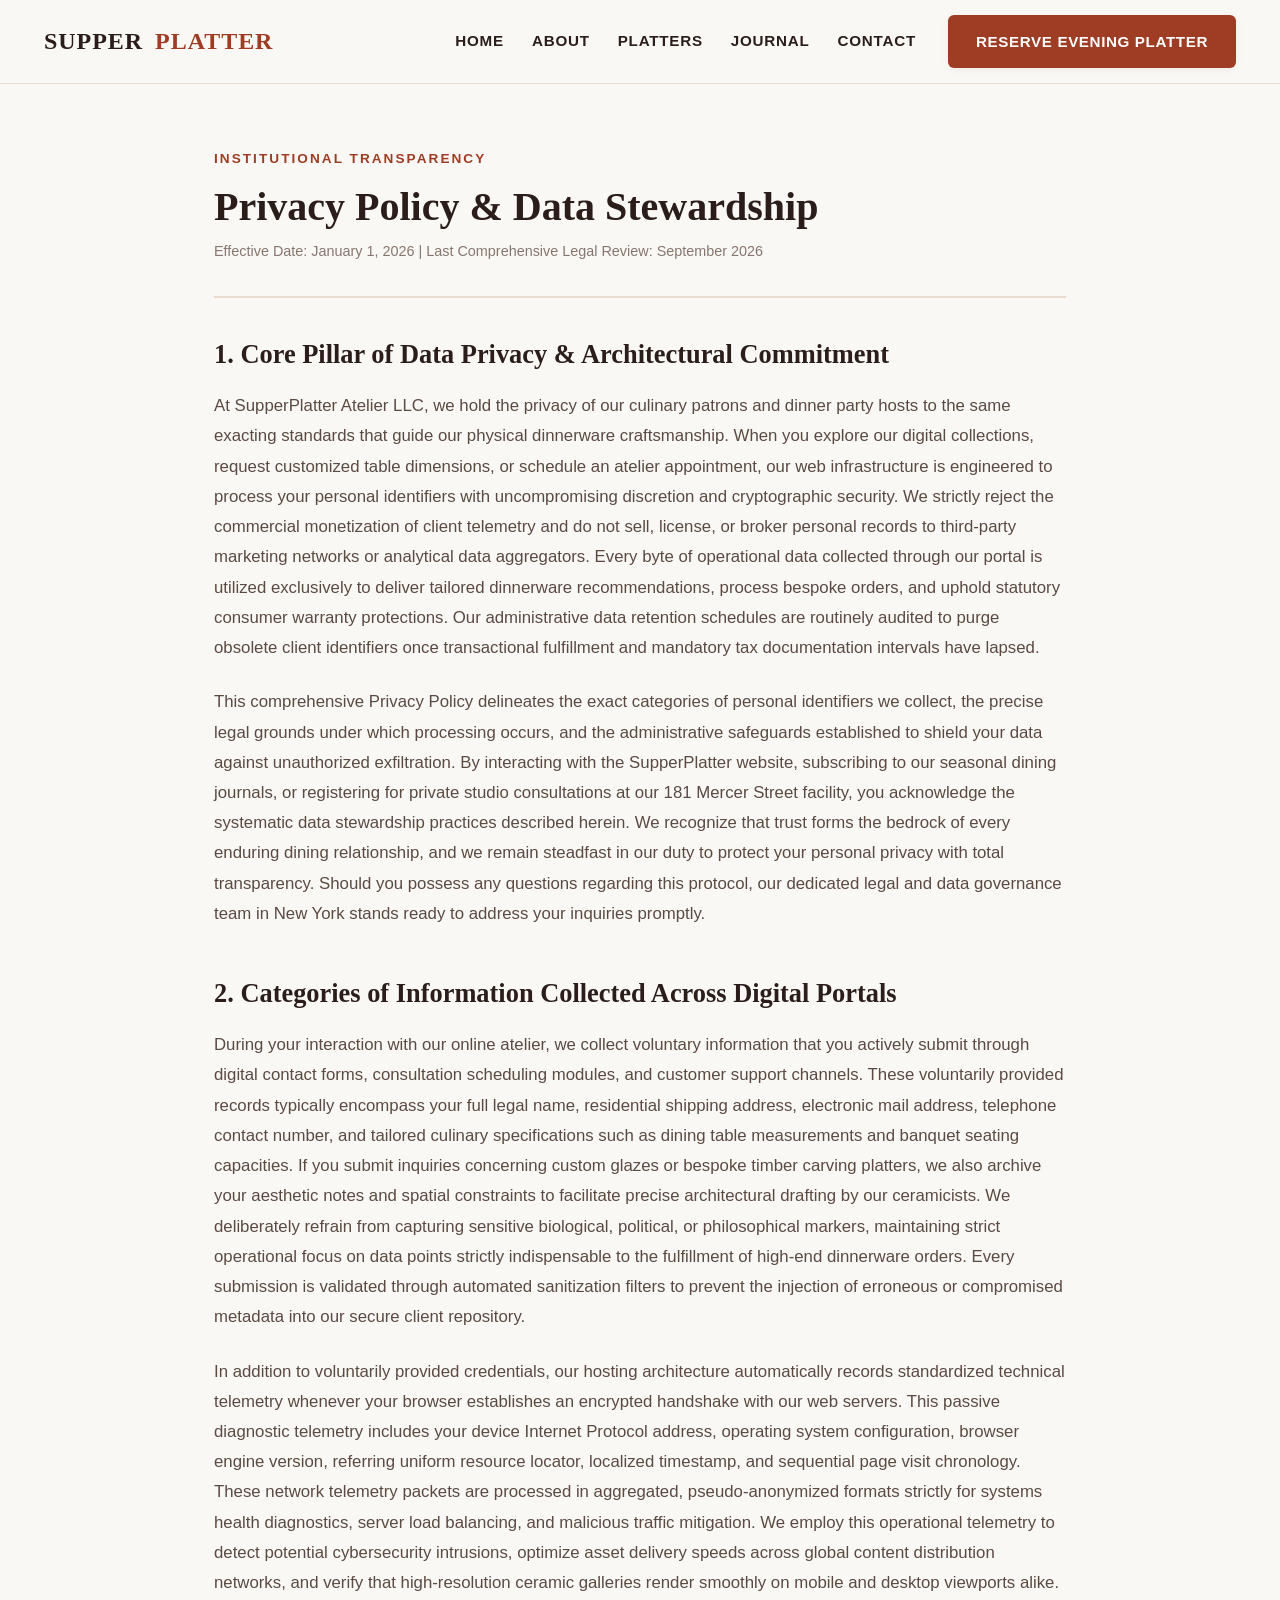
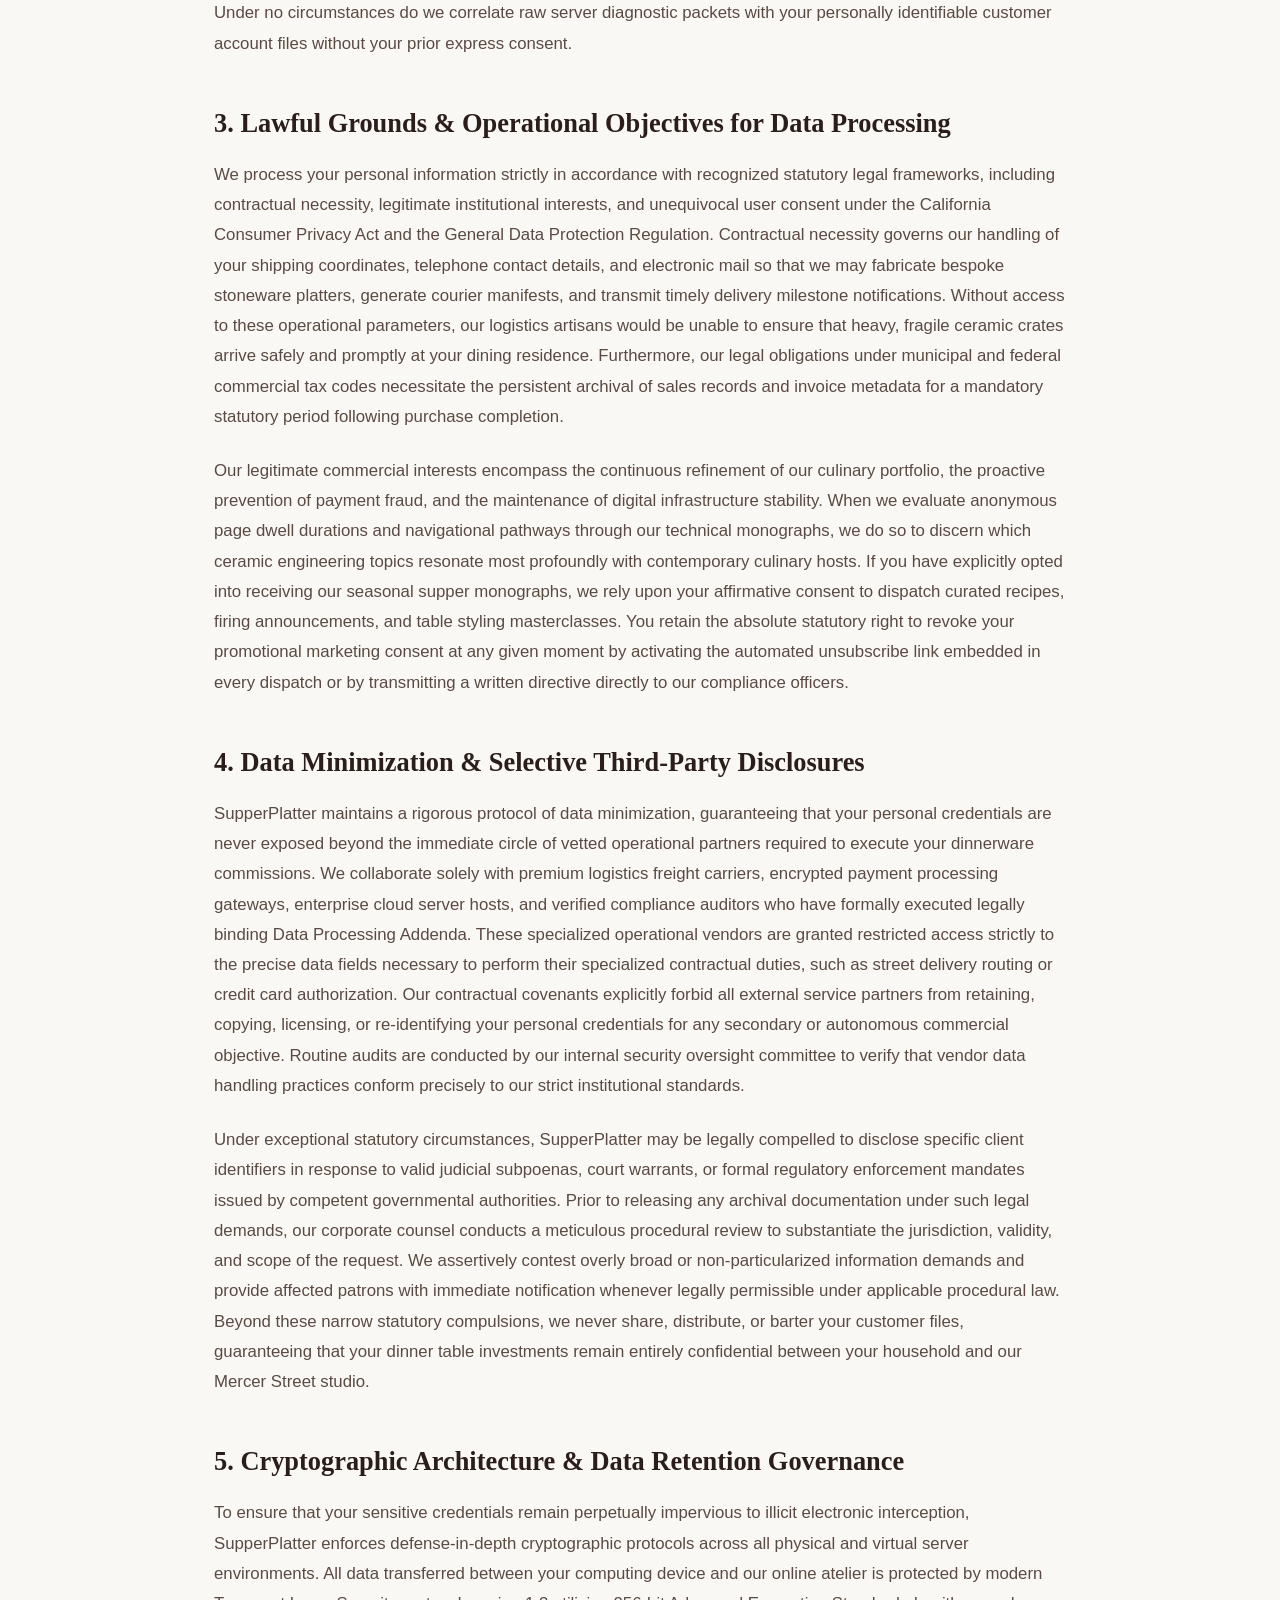
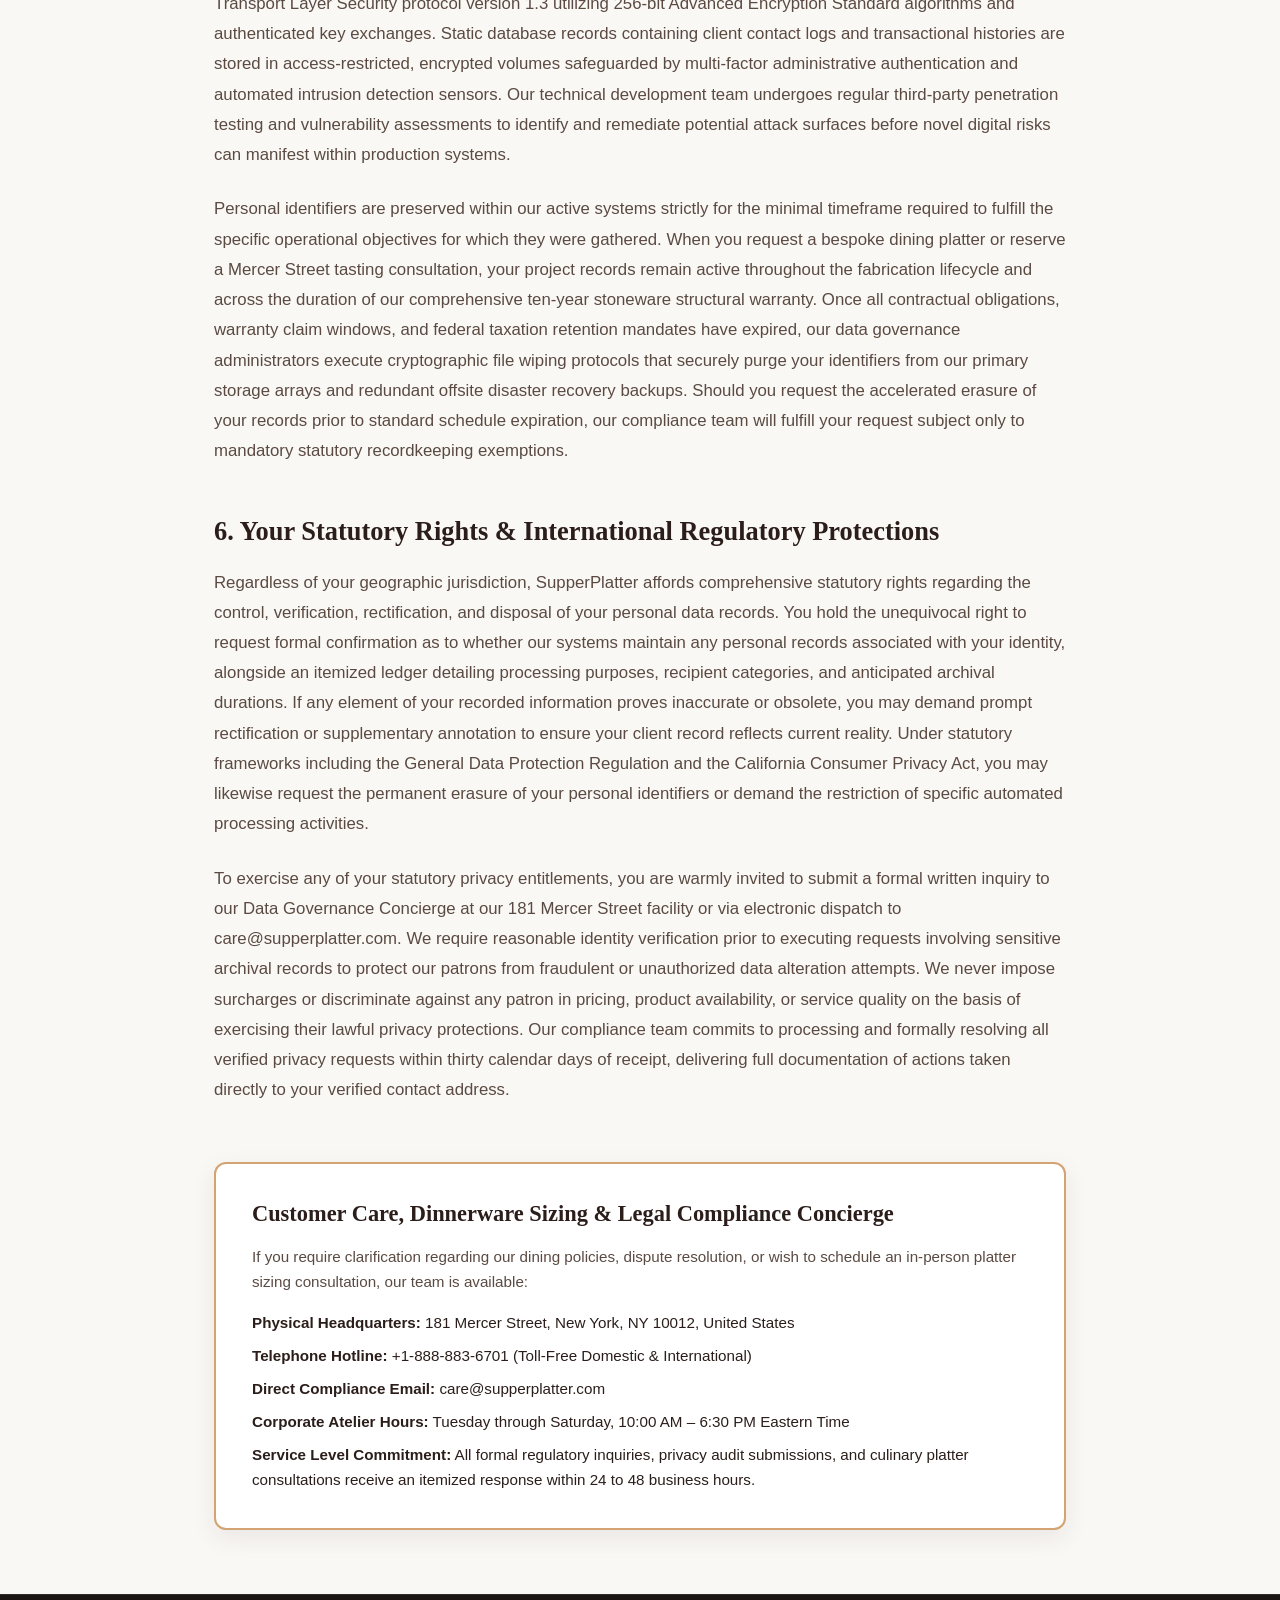
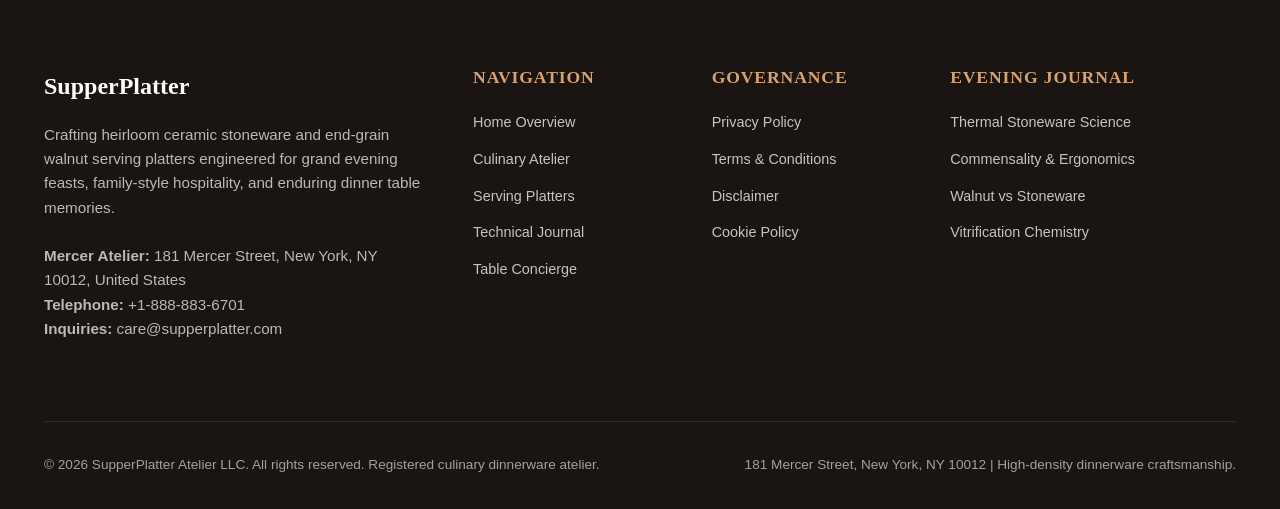
<file: privacy-policy.html>
<!DOCTYPE html>
<html lang="en">
<head>
    <meta charset="UTF-8">
    <meta name="viewport" content="width=device-width, initial-scale=1.0">
    <title>Privacy Policy | SupperPlatter Atelier</title>
    <meta name="description" content="Comprehensive privacy policy governing data collection, telemetry protection, customer privacy, and compliance at SupperPlatter.">
    <link rel="stylesheet" href="assets/css/style.css">
</head>
<body>
    
    <!-- Google tag (gtag.js) -->
    <script async src="https://www.googletagmanager.com/gtag/js?id=G-0LY0HY7L01"></script>
    <script>
      window.dataLayer = window.dataLayer || [];
      function gtag(){dataLayer.push(arguments);}
      gtag('js', new Date());
      gtag('config', 'G-0LY0HY7L01');
    </script>
    <header class="site-header">
        <div class="container header-inner">
            <a href="index.html" class="site-logo">Supper<span>Platter</span></a>
            <nav class="nav-desktop">
                <ul class="nav-links">
                    <li><a href="index.html" class="nav-link ">Home</a></li>
                    <li><a href="about.html" class="nav-link ">About</a></li>
                    <li><a href="about.html#platters" class="nav-link">Platters</a></li>
                    <li><a href="blog.html" class="nav-link ">Journal</a></li>
                    <li><a href="contact.html" class="nav-link ">Contact</a></li>
                    <!-- Policy Links Hidden on Desktop via .nav-item-policy -->
                    <li class="nav-item-policy"><a href="privacy-policy.html" class="nav-link">Privacy Policy</a></li>
                    <li class="nav-item-policy"><a href="terms-and-conditions.html" class="nav-link">Terms & Conditions</a></li>
                    <li class="nav-item-policy"><a href="disclaimer.html" class="nav-link">Disclaimer</a></li>
                    <li class="nav-item-policy"><a href="cookie-policy.html" class="nav-link">Cookie Policy</a></li>
                </ul>
                <a href="contact.html" class="btn btn-primary">Reserve Evening Platter</a>
            </nav>
            <button class="mobile-menu-btn" aria-label="Toggle Mobile Menu">
                <span></span>
                <span></span>
                <span></span>
            </button>
        </div>
    </header>
    <div class="mobile-drawer">
        <ul class="mobile-nav-list">
            <li><a href="index.html" class="mobile-nav-link">Home</a></li>
            <li><a href="about.html" class="mobile-nav-link">About Atelier</a></li>
            <li><a href="about.html#platters" class="mobile-nav-link">Heirloom Platters</a></li>
            <li><a href="blog.html" class="mobile-nav-link">Culinary Journal</a></li>
            <li><a href="contact.html" class="mobile-nav-link">Contact & Inquiries</a></li>
            <li><a href="privacy-policy.html" class="mobile-nav-link">Privacy Policy</a></li>
            <li><a href="terms-and-conditions.html" class="mobile-nav-link">Terms & Conditions</a></li>
            <li><a href="disclaimer.html" class="mobile-nav-link">Disclaimer</a></li>
            <li><a href="cookie-policy.html" class="mobile-nav-link">Cookie Policy</a></li>
        </ul>
    </div>
    
    <main>
        <div class="policy-container">
            <div class="policy-header">
                <span class="section-eyebrow">Institutional Transparency</span>
                <h1 style="font-size: 2.5rem; margin-bottom: 0.5rem;">Privacy Policy & Data Stewardship</h1>
                <p class="policy-meta">Effective Date: January 1, 2026 | Last Comprehensive Legal Review: September 2026</p>
            </div>

            <section class="policy-section">
                <h2>1. Core Pillar of Data Privacy & Architectural Commitment</h2>
                <p>At SupperPlatter Atelier LLC, we hold the privacy of our culinary patrons and dinner party hosts to the same exacting standards that guide our physical dinnerware craftsmanship. When you explore our digital collections, request customized table dimensions, or schedule an atelier appointment, our web infrastructure is engineered to process your personal identifiers with uncompromising discretion and cryptographic security. We strictly reject the commercial monetization of client telemetry and do not sell, license, or broker personal records to third-party marketing networks or analytical data aggregators. Every byte of operational data collected through our portal is utilized exclusively to deliver tailored dinnerware recommendations, process bespoke orders, and uphold statutory consumer warranty protections. Our administrative data retention schedules are routinely audited to purge obsolete client identifiers once transactional fulfillment and mandatory tax documentation intervals have lapsed.</p>
                <p>This comprehensive Privacy Policy delineates the exact categories of personal identifiers we collect, the precise legal grounds under which processing occurs, and the administrative safeguards established to shield your data against unauthorized exfiltration. By interacting with the SupperPlatter website, subscribing to our seasonal dining journals, or registering for private studio consultations at our 181 Mercer Street facility, you acknowledge the systematic data stewardship practices described herein. We recognize that trust forms the bedrock of every enduring dining relationship, and we remain steadfast in our duty to protect your personal privacy with total transparency. Should you possess any questions regarding this protocol, our dedicated legal and data governance team in New York stands ready to address your inquiries promptly.</p>
            </section>

            <section class="policy-section">
                <h2>2. Categories of Information Collected Across Digital Portals</h2>
                <p>During your interaction with our online atelier, we collect voluntary information that you actively submit through digital contact forms, consultation scheduling modules, and customer support channels. These voluntarily provided records typically encompass your full legal name, residential shipping address, electronic mail address, telephone contact number, and tailored culinary specifications such as dining table measurements and banquet seating capacities. If you submit inquiries concerning custom glazes or bespoke timber carving platters, we also archive your aesthetic notes and spatial constraints to facilitate precise architectural drafting by our ceramicists. We deliberately refrain from capturing sensitive biological, political, or philosophical markers, maintaining strict operational focus on data points strictly indispensable to the fulfillment of high-end dinnerware orders. Every submission is validated through automated sanitization filters to prevent the injection of erroneous or compromised metadata into our secure client repository.</p>
                <p>In addition to voluntarily provided credentials, our hosting architecture automatically records standardized technical telemetry whenever your browser establishes an encrypted handshake with our web servers. This passive diagnostic telemetry includes your device Internet Protocol address, operating system configuration, browser engine version, referring uniform resource locator, localized timestamp, and sequential page visit chronology. These network telemetry packets are processed in aggregated, pseudo-anonymized formats strictly for systems health diagnostics, server load balancing, and malicious traffic mitigation. We employ this operational telemetry to detect potential cybersecurity intrusions, optimize asset delivery speeds across global content distribution networks, and verify that high-resolution ceramic galleries render smoothly on mobile and desktop viewports alike. Under no circumstances do we correlate raw server diagnostic packets with your personally identifiable customer account files without your prior express consent.</p>
            </section>

            <section class="policy-section">
                <h2>3. Lawful Grounds & Operational Objectives for Data Processing</h2>
                <p>We process your personal information strictly in accordance with recognized statutory legal frameworks, including contractual necessity, legitimate institutional interests, and unequivocal user consent under the California Consumer Privacy Act and the General Data Protection Regulation. Contractual necessity governs our handling of your shipping coordinates, telephone contact details, and electronic mail so that we may fabricate bespoke stoneware platters, generate courier manifests, and transmit timely delivery milestone notifications. Without access to these operational parameters, our logistics artisans would be unable to ensure that heavy, fragile ceramic crates arrive safely and promptly at your dining residence. Furthermore, our legal obligations under municipal and federal commercial tax codes necessitate the persistent archival of sales records and invoice metadata for a mandatory statutory period following purchase completion.</p>
                <p>Our legitimate commercial interests encompass the continuous refinement of our culinary portfolio, the proactive prevention of payment fraud, and the maintenance of digital infrastructure stability. When we evaluate anonymous page dwell durations and navigational pathways through our technical monographs, we do so to discern which ceramic engineering topics resonate most profoundly with contemporary culinary hosts. If you have explicitly opted into receiving our seasonal supper monographs, we rely upon your affirmative consent to dispatch curated recipes, firing announcements, and table styling masterclasses. You retain the absolute statutory right to revoke your promotional marketing consent at any given moment by activating the automated unsubscribe link embedded in every dispatch or by transmitting a written directive directly to our compliance officers.</p>
            </section>

            <section class="policy-section">
                <h2>4. Data Minimization & Selective Third-Party Disclosures</h2>
                <p>SupperPlatter maintains a rigorous protocol of data minimization, guaranteeing that your personal credentials are never exposed beyond the immediate circle of vetted operational partners required to execute your dinnerware commissions. We collaborate solely with premium logistics freight carriers, encrypted payment processing gateways, enterprise cloud server hosts, and verified compliance auditors who have formally executed legally binding Data Processing Addenda. These specialized operational vendors are granted restricted access strictly to the precise data fields necessary to perform their specialized contractual duties, such as street delivery routing or credit card authorization. Our contractual covenants explicitly forbid all external service partners from retaining, copying, licensing, or re-identifying your personal credentials for any secondary or autonomous commercial objective. Routine audits are conducted by our internal security oversight committee to verify that vendor data handling practices conform precisely to our strict institutional standards.</p>
                <p>Under exceptional statutory circumstances, SupperPlatter may be legally compelled to disclose specific client identifiers in response to valid judicial subpoenas, court warrants, or formal regulatory enforcement mandates issued by competent governmental authorities. Prior to releasing any archival documentation under such legal demands, our corporate counsel conducts a meticulous procedural review to substantiate the jurisdiction, validity, and scope of the request. We assertively contest overly broad or non-particularized information demands and provide affected patrons with immediate notification whenever legally permissible under applicable procedural law. Beyond these narrow statutory compulsions, we never share, distribute, or barter your customer files, guaranteeing that your dinner table investments remain entirely confidential between your household and our Mercer Street studio.</p>
            </section>

            <section class="policy-section">
                <h2>5. Cryptographic Architecture & Data Retention Governance</h2>
                <p>To ensure that your sensitive credentials remain perpetually impervious to illicit electronic interception, SupperPlatter enforces defense-in-depth cryptographic protocols across all physical and virtual server environments. All data transferred between your computing device and our online atelier is protected by modern Transport Layer Security protocol version 1.3 utilizing 256-bit Advanced Encryption Standard algorithms and authenticated key exchanges. Static database records containing client contact logs and transactional histories are stored in access-restricted, encrypted volumes safeguarded by multi-factor administrative authentication and automated intrusion detection sensors. Our technical development team undergoes regular third-party penetration testing and vulnerability assessments to identify and remediate potential attack surfaces before novel digital risks can manifest within production systems.</p>
                <p>Personal identifiers are preserved within our active systems strictly for the minimal timeframe required to fulfill the specific operational objectives for which they were gathered. When you request a bespoke dining platter or reserve a Mercer Street tasting consultation, your project records remain active throughout the fabrication lifecycle and across the duration of our comprehensive ten-year stoneware structural warranty. Once all contractual obligations, warranty claim windows, and federal taxation retention mandates have expired, our data governance administrators execute cryptographic file wiping protocols that securely purge your identifiers from our primary storage arrays and redundant offsite disaster recovery backups. Should you request the accelerated erasure of your records prior to standard schedule expiration, our compliance team will fulfill your request subject only to mandatory statutory recordkeeping exemptions.</p>
            </section>

            <section class="policy-section">
                <h2>6. Your Statutory Rights & International Regulatory Protections</h2>
                <p>Regardless of your geographic jurisdiction, SupperPlatter affords comprehensive statutory rights regarding the control, verification, rectification, and disposal of your personal data records. You hold the unequivocal right to request formal confirmation as to whether our systems maintain any personal records associated with your identity, alongside an itemized ledger detailing processing purposes, recipient categories, and anticipated archival durations. If any element of your recorded information proves inaccurate or obsolete, you may demand prompt rectification or supplementary annotation to ensure your client record reflects current reality. Under statutory frameworks including the General Data Protection Regulation and the California Consumer Privacy Act, you may likewise request the permanent erasure of your personal identifiers or demand the restriction of specific automated processing activities.</p>
                <p>To exercise any of your statutory privacy entitlements, you are warmly invited to submit a formal written inquiry to our Data Governance Concierge at our 181 Mercer Street facility or via electronic dispatch to care@supperplatter.com. We require reasonable identity verification prior to executing requests involving sensitive archival records to protect our patrons from fraudulent or unauthorized data alteration attempts. We never impose surcharges or discriminate against any patron in pricing, product availability, or service quality on the basis of exercising their lawful privacy protections. Our compliance team commits to processing and formally resolving all verified privacy requests within thirty calendar days of receipt, delivering full documentation of actions taken directly to your verified contact address.</p>
            </section>

            
<div class="policy-card">
    <h3>Customer Care, Dinnerware Sizing & Legal Compliance Concierge</h3>
    <p>If you require clarification regarding our dining policies, dispute resolution, or wish to schedule an in-person platter sizing consultation, our team is available:</p>
    <ul class="contact-details-list">
        <li><strong>Physical Headquarters:</strong> 181 Mercer Street, New York, NY 10012, United States</li>
        <li><strong>Telephone Hotline:</strong> +1-888-883-6701 (Toll-Free Domestic & International)</li>
        <li><strong>Direct Compliance Email:</strong> care@supperplatter.com</li>
        <li><strong>Corporate Atelier Hours:</strong> Tuesday through Saturday, 10:00 AM &ndash; 6:30 PM Eastern Time</li>
        <li><strong>Service Level Commitment:</strong> All formal regulatory inquiries, privacy audit submissions, and culinary platter consultations receive an itemized response within 24 to 48 business hours.</li>
    </ul>
</div>

        </div>
    </main>
    
    <footer class="site-footer">
        <div class="container">
            <div class="footer-grid">
                <div>
                    <a href="index.html" class="footer-logo">SupperPlatter</a>
                    <p class="footer-desc">Crafting heirloom ceramic stoneware and end-grain walnut serving platters engineered for grand evening feasts, family-style hospitality, and enduring dinner table memories.</p>
                    <p class="footer-desc"><strong>Mercer Atelier:</strong> 181 Mercer Street, New York, NY 10012, United States<br><strong>Telephone:</strong> +1-888-883-6701<br><strong>Inquiries:</strong> care@supperplatter.com</p>
                </div>
                <div>
                    <h4 class="footer-col-title">Navigation</h4>
                    <ul class="footer-links">
                        <li><a href="index.html" class="footer-link">Home Overview</a></li>
                        <li><a href="about.html" class="footer-link">Culinary Atelier</a></li>
                        <li><a href="about.html#platters" class="footer-link">Serving Platters</a></li>
                        <li><a href="blog.html" class="footer-link">Technical Journal</a></li>
                        <li><a href="contact.html" class="footer-link">Table Concierge</a></li>
                    </ul>
                </div>
                <div>
                    <h4 class="footer-col-title">Governance</h4>
                    <ul class="footer-links">
                        <li><a href="privacy-policy.html" class="footer-link">Privacy Policy</a></li>
                        <li><a href="terms-and-conditions.html" class="footer-link">Terms & Conditions</a></li>
                        <li><a href="disclaimer.html" class="footer-link">Disclaimer</a></li>
                        <li><a href="cookie-policy.html" class="footer-link">Cookie Policy</a></li>
                    </ul>
                </div>
                <div>
                    <h4 class="footer-col-title">Evening Journal</h4>
                    <ul class="footer-links">
                        <li><a href="blog/thermal-mass-and-heat-retention-in-stoneware-platters.html" class="footer-link">Thermal Stoneware Science</a></li>
                        <li><a href="blog/family-style-commensality-and-dining-room-ergonomics.html" class="footer-link">Commensality & Ergonomics</a></li>
                        <li><a href="blog/end-grain-walnut-versus-stoneware-for-carving-platters.html" class="footer-link">Walnut vs Stoneware</a></li>
                        <li><a href="blog/food-safe-mineral-vitrification-and-heavy-metal-free-glazes.html" class="footer-link">Vitrification Chemistry</a></li>
                    </ul>
                </div>
            </div>
            <div class="footer-bottom">
                <p>&copy; 2026 SupperPlatter Atelier LLC. All rights reserved. Registered culinary dinnerware atelier.</p>
                <p>181 Mercer Street, New York, NY 10012 | High-density dinnerware craftsmanship.</p>
            </div>
        </div>
    </footer>
    <script src="assets/js/main.js"></script>
    
</body>
</html>
</file>
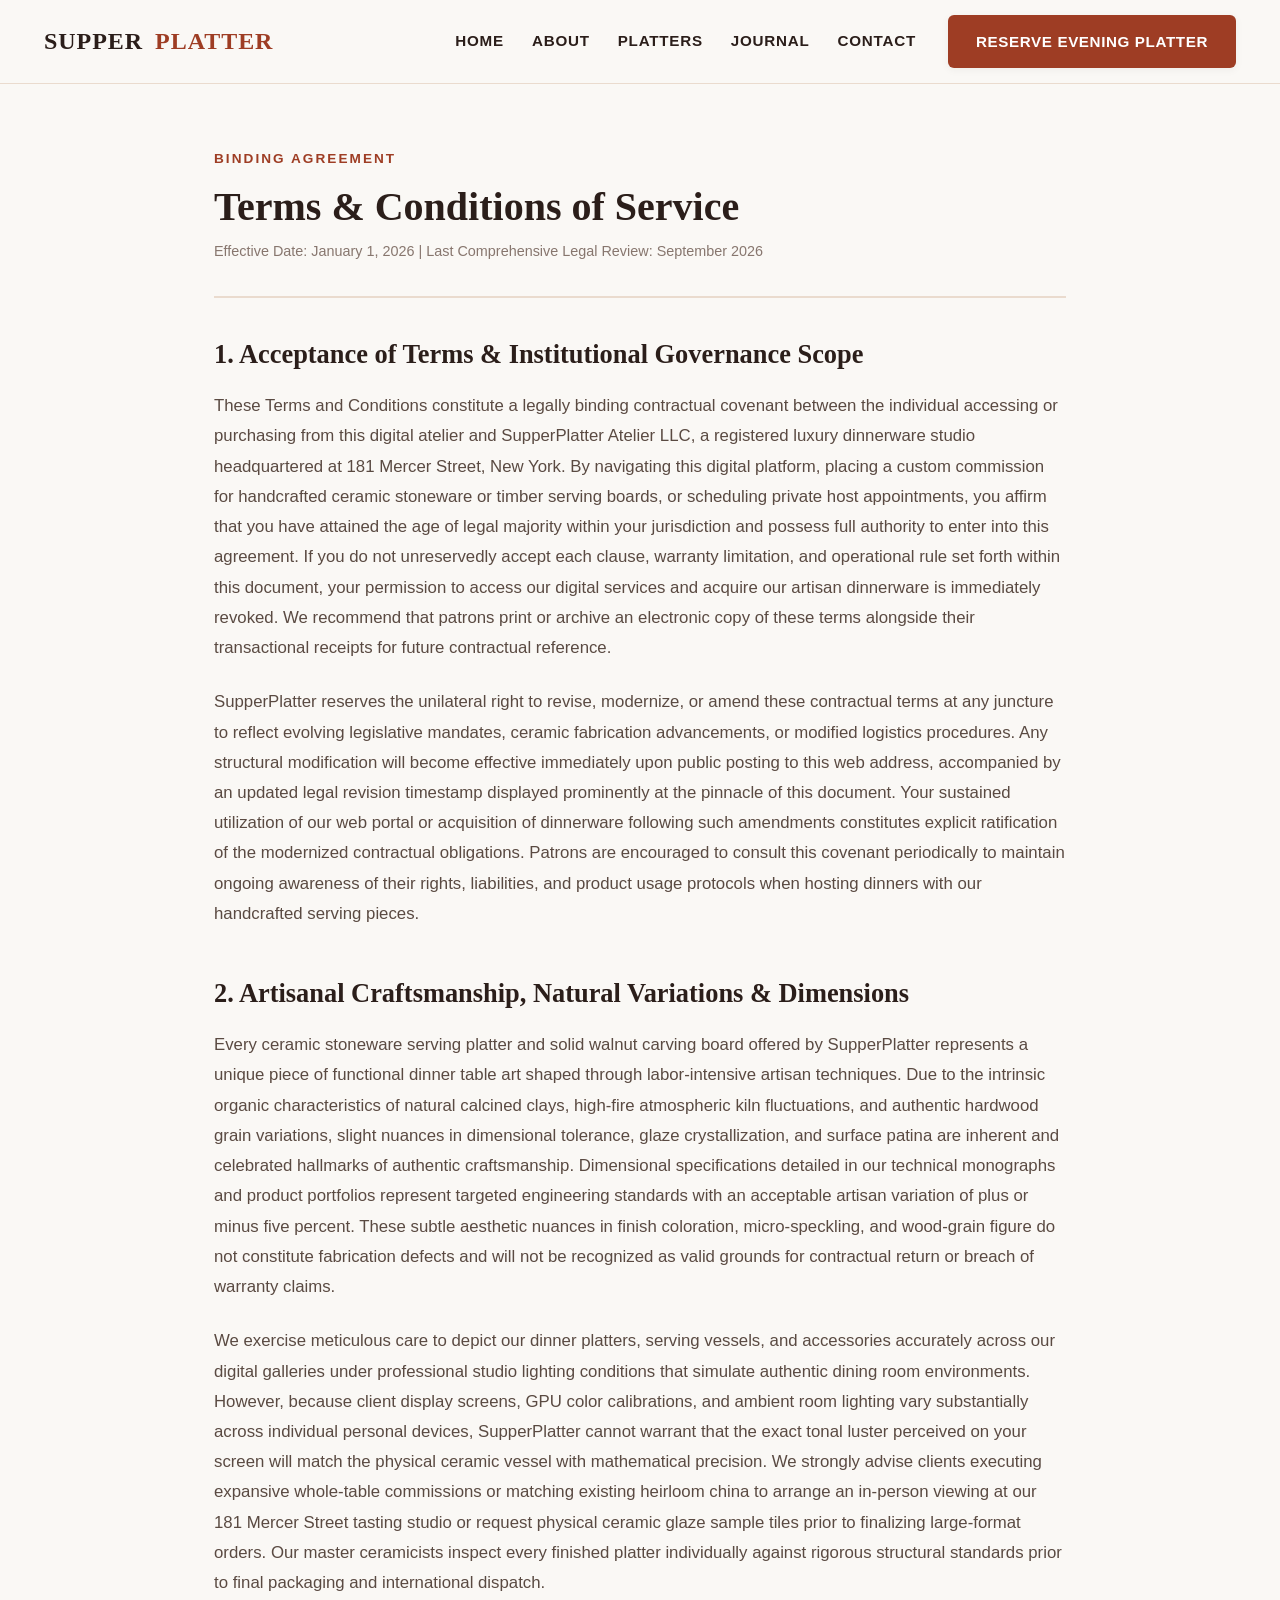
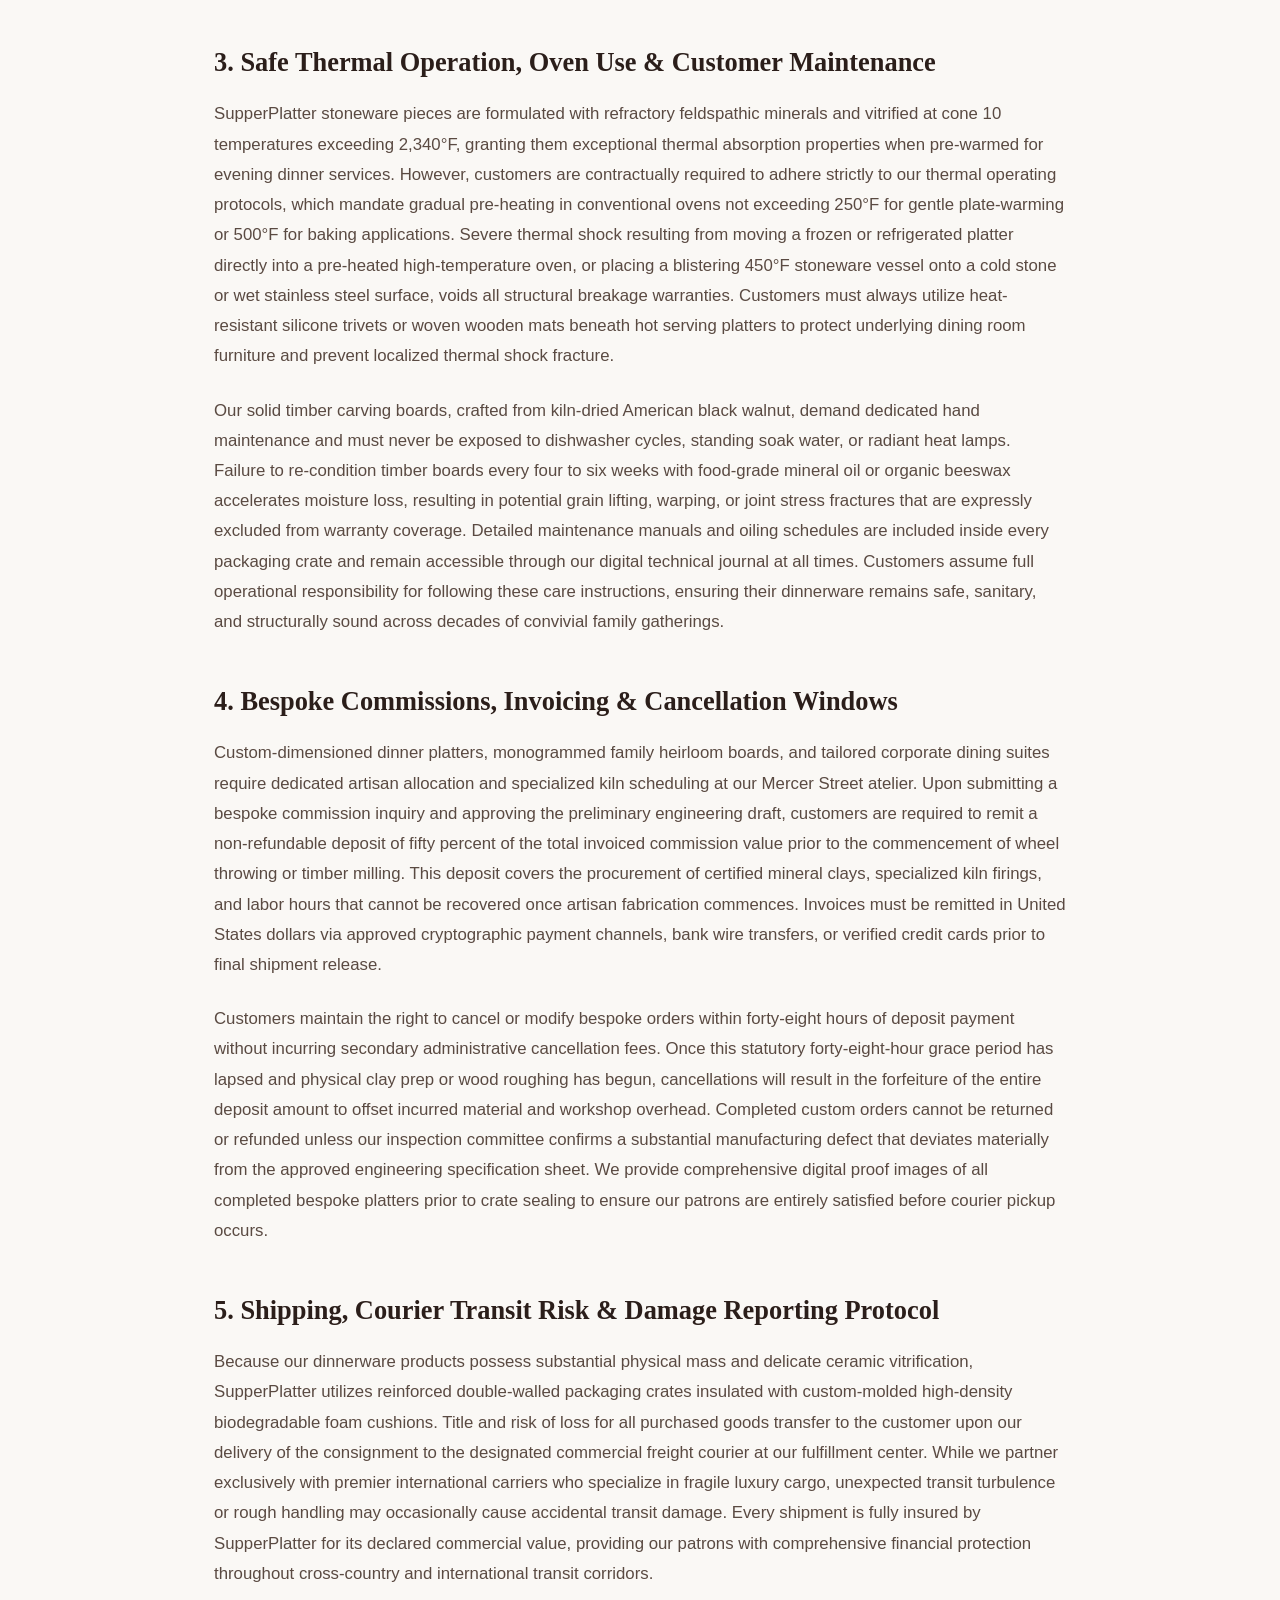
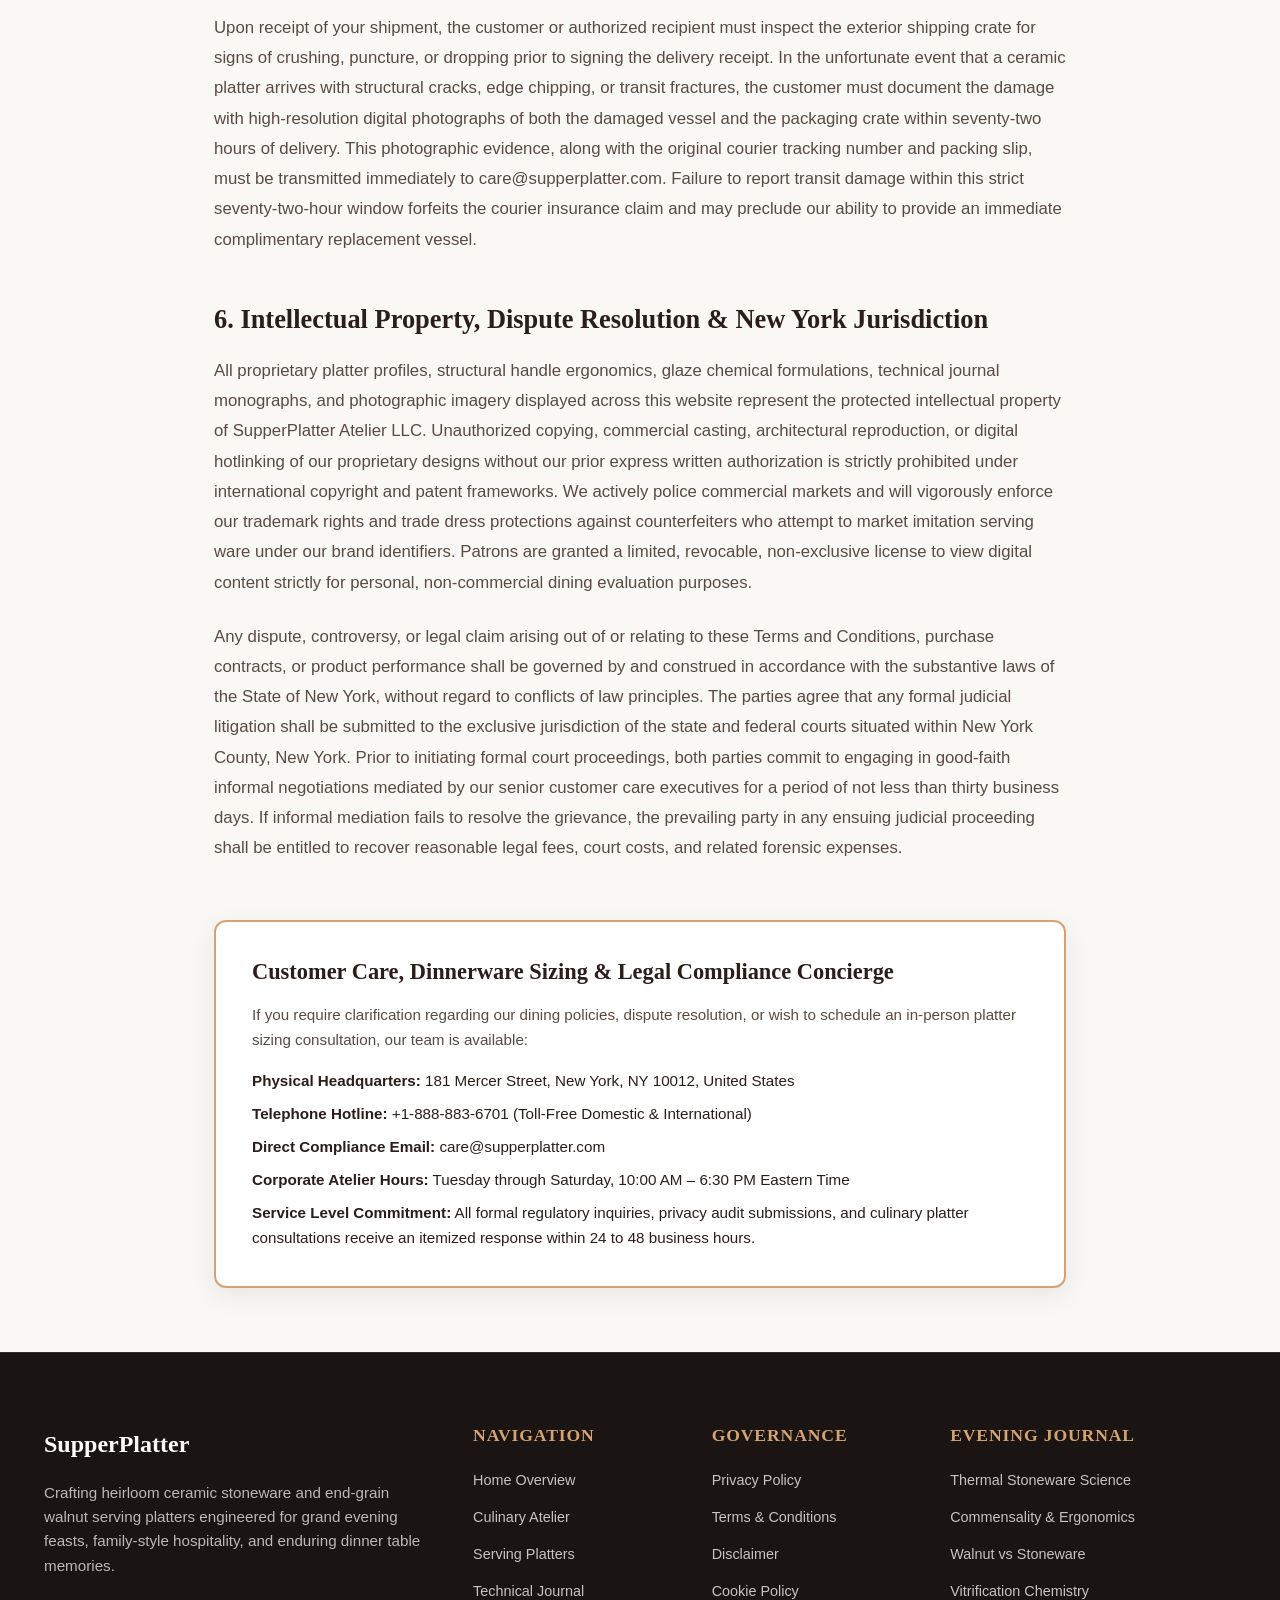
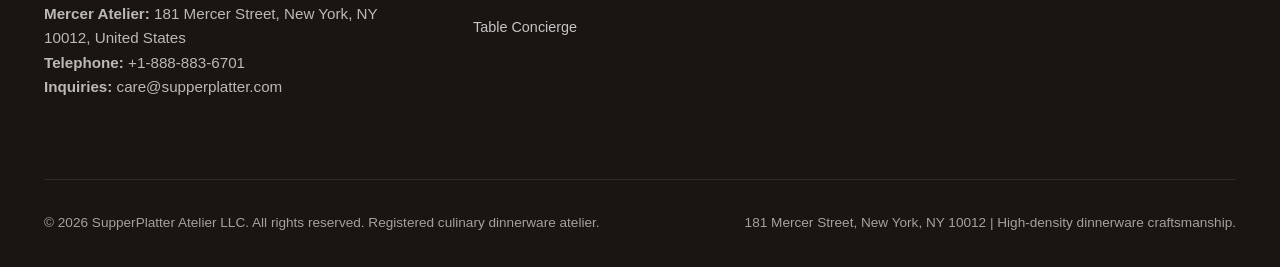
<file: terms-and-conditions.html>
<!DOCTYPE html>
<html lang="en">
<head>
    <meta charset="UTF-8">
    <meta name="viewport" content="width=device-width, initial-scale=1.0">
    <title>Terms & Conditions | SupperPlatter Atelier</title>
    <meta name="description" content="Official terms and conditions governing bespoke dinnerware commissions, thermal usage guidelines, deliveries, warranties, and legal governance at SupperPlatter.">
    <link rel="stylesheet" href="assets/css/style.css">
</head>
<body>
    
    <!-- Google tag (gtag.js) -->
    <script async src="https://www.googletagmanager.com/gtag/js?id=G-0LY0HY7L01"></script>
    <script>
      window.dataLayer = window.dataLayer || [];
      function gtag(){dataLayer.push(arguments);}
      gtag('js', new Date());
      gtag('config', 'G-0LY0HY7L01');
    </script>
    <header class="site-header">
        <div class="container header-inner">
            <a href="index.html" class="site-logo">Supper<span>Platter</span></a>
            <nav class="nav-desktop">
                <ul class="nav-links">
                    <li><a href="index.html" class="nav-link ">Home</a></li>
                    <li><a href="about.html" class="nav-link ">About</a></li>
                    <li><a href="about.html#platters" class="nav-link">Platters</a></li>
                    <li><a href="blog.html" class="nav-link ">Journal</a></li>
                    <li><a href="contact.html" class="nav-link ">Contact</a></li>
                    <!-- Policy Links Hidden on Desktop via .nav-item-policy -->
                    <li class="nav-item-policy"><a href="privacy-policy.html" class="nav-link">Privacy Policy</a></li>
                    <li class="nav-item-policy"><a href="terms-and-conditions.html" class="nav-link">Terms & Conditions</a></li>
                    <li class="nav-item-policy"><a href="disclaimer.html" class="nav-link">Disclaimer</a></li>
                    <li class="nav-item-policy"><a href="cookie-policy.html" class="nav-link">Cookie Policy</a></li>
                </ul>
                <a href="contact.html" class="btn btn-primary">Reserve Evening Platter</a>
            </nav>
            <button class="mobile-menu-btn" aria-label="Toggle Mobile Menu">
                <span></span>
                <span></span>
                <span></span>
            </button>
        </div>
    </header>
    <div class="mobile-drawer">
        <ul class="mobile-nav-list">
            <li><a href="index.html" class="mobile-nav-link">Home</a></li>
            <li><a href="about.html" class="mobile-nav-link">About Atelier</a></li>
            <li><a href="about.html#platters" class="mobile-nav-link">Heirloom Platters</a></li>
            <li><a href="blog.html" class="mobile-nav-link">Culinary Journal</a></li>
            <li><a href="contact.html" class="mobile-nav-link">Contact & Inquiries</a></li>
            <li><a href="privacy-policy.html" class="mobile-nav-link">Privacy Policy</a></li>
            <li><a href="terms-and-conditions.html" class="mobile-nav-link">Terms & Conditions</a></li>
            <li><a href="disclaimer.html" class="mobile-nav-link">Disclaimer</a></li>
            <li><a href="cookie-policy.html" class="mobile-nav-link">Cookie Policy</a></li>
        </ul>
    </div>
    
    <main>
        <div class="policy-container">
            <div class="policy-header">
                <span class="section-eyebrow">Binding Agreement</span>
                <h1 style="font-size: 2.5rem; margin-bottom: 0.5rem;">Terms & Conditions of Service</h1>
                <p class="policy-meta">Effective Date: January 1, 2026 | Last Comprehensive Legal Review: September 2026</p>
            </div>

            <section class="policy-section">
                <h2>1. Acceptance of Terms & Institutional Governance Scope</h2>
                <p>These Terms and Conditions constitute a legally binding contractual covenant between the individual accessing or purchasing from this digital atelier and SupperPlatter Atelier LLC, a registered luxury dinnerware studio headquartered at 181 Mercer Street, New York. By navigating this digital platform, placing a custom commission for handcrafted ceramic stoneware or timber serving boards, or scheduling private host appointments, you affirm that you have attained the age of legal majority within your jurisdiction and possess full authority to enter into this agreement. If you do not unreservedly accept each clause, warranty limitation, and operational rule set forth within this document, your permission to access our digital services and acquire our artisan dinnerware is immediately revoked. We recommend that patrons print or archive an electronic copy of these terms alongside their transactional receipts for future contractual reference.</p>
                <p>SupperPlatter reserves the unilateral right to revise, modernize, or amend these contractual terms at any juncture to reflect evolving legislative mandates, ceramic fabrication advancements, or modified logistics procedures. Any structural modification will become effective immediately upon public posting to this web address, accompanied by an updated legal revision timestamp displayed prominently at the pinnacle of this document. Your sustained utilization of our web portal or acquisition of dinnerware following such amendments constitutes explicit ratification of the modernized contractual obligations. Patrons are encouraged to consult this covenant periodically to maintain ongoing awareness of their rights, liabilities, and product usage protocols when hosting dinners with our handcrafted serving pieces.</p>
            </section>

            <section class="policy-section">
                <h2>2. Artisanal Craftsmanship, Natural Variations & Dimensions</h2>
                <p>Every ceramic stoneware serving platter and solid walnut carving board offered by SupperPlatter represents a unique piece of functional dinner table art shaped through labor-intensive artisan techniques. Due to the intrinsic organic characteristics of natural calcined clays, high-fire atmospheric kiln fluctuations, and authentic hardwood grain variations, slight nuances in dimensional tolerance, glaze crystallization, and surface patina are inherent and celebrated hallmarks of authentic craftsmanship. Dimensional specifications detailed in our technical monographs and product portfolios represent targeted engineering standards with an acceptable artisan variation of plus or minus five percent. These subtle aesthetic nuances in finish coloration, micro-speckling, and wood-grain figure do not constitute fabrication defects and will not be recognized as valid grounds for contractual return or breach of warranty claims.</p>
                <p>We exercise meticulous care to depict our dinner platters, serving vessels, and accessories accurately across our digital galleries under professional studio lighting conditions that simulate authentic dining room environments. However, because client display screens, GPU color calibrations, and ambient room lighting vary substantially across individual personal devices, SupperPlatter cannot warrant that the exact tonal luster perceived on your screen will match the physical ceramic vessel with mathematical precision. We strongly advise clients executing expansive whole-table commissions or matching existing heirloom china to arrange an in-person viewing at our 181 Mercer Street tasting studio or request physical ceramic glaze sample tiles prior to finalizing large-format orders. Our master ceramicists inspect every finished platter individually against rigorous structural standards prior to final packaging and international dispatch.</p>
            </section>

            <section class="policy-section">
                <h2>3. Safe Thermal Operation, Oven Use & Customer Maintenance</h2>
                <p>SupperPlatter stoneware pieces are formulated with refractory feldspathic minerals and vitrified at cone 10 temperatures exceeding 2,340&deg;F, granting them exceptional thermal absorption properties when pre-warmed for evening dinner services. However, customers are contractually required to adhere strictly to our thermal operating protocols, which mandate gradual pre-heating in conventional ovens not exceeding 250&deg;F for gentle plate-warming or 500&deg;F for baking applications. Severe thermal shock resulting from moving a frozen or refrigerated platter directly into a pre-heated high-temperature oven, or placing a blistering 450&deg;F stoneware vessel onto a cold stone or wet stainless steel surface, voids all structural breakage warranties. Customers must always utilize heat-resistant silicone trivets or woven wooden mats beneath hot serving platters to protect underlying dining room furniture and prevent localized thermal shock fracture.</p>
                <p>Our solid timber carving boards, crafted from kiln-dried American black walnut, demand dedicated hand maintenance and must never be exposed to dishwasher cycles, standing soak water, or radiant heat lamps. Failure to re-condition timber boards every four to six weeks with food-grade mineral oil or organic beeswax accelerates moisture loss, resulting in potential grain lifting, warping, or joint stress fractures that are expressly excluded from warranty coverage. Detailed maintenance manuals and oiling schedules are included inside every packaging crate and remain accessible through our digital technical journal at all times. Customers assume full operational responsibility for following these care instructions, ensuring their dinnerware remains safe, sanitary, and structurally sound across decades of convivial family gatherings.</p>
            </section>

            <section class="policy-section">
                <h2>4. Bespoke Commissions, Invoicing & Cancellation Windows</h2>
                <p>Custom-dimensioned dinner platters, monogrammed family heirloom boards, and tailored corporate dining suites require dedicated artisan allocation and specialized kiln scheduling at our Mercer Street atelier. Upon submitting a bespoke commission inquiry and approving the preliminary engineering draft, customers are required to remit a non-refundable deposit of fifty percent of the total invoiced commission value prior to the commencement of wheel throwing or timber milling. This deposit covers the procurement of certified mineral clays, specialized kiln firings, and labor hours that cannot be recovered once artisan fabrication commences. Invoices must be remitted in United States dollars via approved cryptographic payment channels, bank wire transfers, or verified credit cards prior to final shipment release.</p>
                <p>Customers maintain the right to cancel or modify bespoke orders within forty-eight hours of deposit payment without incurring secondary administrative cancellation fees. Once this statutory forty-eight-hour grace period has lapsed and physical clay prep or wood roughing has begun, cancellations will result in the forfeiture of the entire deposit amount to offset incurred material and workshop overhead. Completed custom orders cannot be returned or refunded unless our inspection committee confirms a substantial manufacturing defect that deviates materially from the approved engineering specification sheet. We provide comprehensive digital proof images of all completed bespoke platters prior to crate sealing to ensure our patrons are entirely satisfied before courier pickup occurs.</p>
            </section>

            <section class="policy-section">
                <h2>5. Shipping, Courier Transit Risk & Damage Reporting Protocol</h2>
                <p>Because our dinnerware products possess substantial physical mass and delicate ceramic vitrification, SupperPlatter utilizes reinforced double-walled packaging crates insulated with custom-molded high-density biodegradable foam cushions. Title and risk of loss for all purchased goods transfer to the customer upon our delivery of the consignment to the designated commercial freight courier at our fulfillment center. While we partner exclusively with premier international carriers who specialize in fragile luxury cargo, unexpected transit turbulence or rough handling may occasionally cause accidental transit damage. Every shipment is fully insured by SupperPlatter for its declared commercial value, providing our patrons with comprehensive financial protection throughout cross-country and international transit corridors.</p>
                <p>Upon receipt of your shipment, the customer or authorized recipient must inspect the exterior shipping crate for signs of crushing, puncture, or dropping prior to signing the delivery receipt. In the unfortunate event that a ceramic platter arrives with structural cracks, edge chipping, or transit fractures, the customer must document the damage with high-resolution digital photographs of both the damaged vessel and the packaging crate within seventy-two hours of delivery. This photographic evidence, along with the original courier tracking number and packing slip, must be transmitted immediately to care@supperplatter.com. Failure to report transit damage within this strict seventy-two-hour window forfeits the courier insurance claim and may preclude our ability to provide an immediate complimentary replacement vessel.</p>
            </section>

            <section class="policy-section">
                <h2>6. Intellectual Property, Dispute Resolution & New York Jurisdiction</h2>
                <p>All proprietary platter profiles, structural handle ergonomics, glaze chemical formulations, technical journal monographs, and photographic imagery displayed across this website represent the protected intellectual property of SupperPlatter Atelier LLC. Unauthorized copying, commercial casting, architectural reproduction, or digital hotlinking of our proprietary designs without our prior express written authorization is strictly prohibited under international copyright and patent frameworks. We actively police commercial markets and will vigorously enforce our trademark rights and trade dress protections against counterfeiters who attempt to market imitation serving ware under our brand identifiers. Patrons are granted a limited, revocable, non-exclusive license to view digital content strictly for personal, non-commercial dining evaluation purposes.</p>
                <p>Any dispute, controversy, or legal claim arising out of or relating to these Terms and Conditions, purchase contracts, or product performance shall be governed by and construed in accordance with the substantive laws of the State of New York, without regard to conflicts of law principles. The parties agree that any formal judicial litigation shall be submitted to the exclusive jurisdiction of the state and federal courts situated within New York County, New York. Prior to initiating formal court proceedings, both parties commit to engaging in good-faith informal negotiations mediated by our senior customer care executives for a period of not less than thirty business days. If informal mediation fails to resolve the grievance, the prevailing party in any ensuing judicial proceeding shall be entitled to recover reasonable legal fees, court costs, and related forensic expenses.</p>
            </section>

            
<div class="policy-card">
    <h3>Customer Care, Dinnerware Sizing & Legal Compliance Concierge</h3>
    <p>If you require clarification regarding our dining policies, dispute resolution, or wish to schedule an in-person platter sizing consultation, our team is available:</p>
    <ul class="contact-details-list">
        <li><strong>Physical Headquarters:</strong> 181 Mercer Street, New York, NY 10012, United States</li>
        <li><strong>Telephone Hotline:</strong> +1-888-883-6701 (Toll-Free Domestic & International)</li>
        <li><strong>Direct Compliance Email:</strong> care@supperplatter.com</li>
        <li><strong>Corporate Atelier Hours:</strong> Tuesday through Saturday, 10:00 AM &ndash; 6:30 PM Eastern Time</li>
        <li><strong>Service Level Commitment:</strong> All formal regulatory inquiries, privacy audit submissions, and culinary platter consultations receive an itemized response within 24 to 48 business hours.</li>
    </ul>
</div>

        </div>
    </main>
    
    <footer class="site-footer">
        <div class="container">
            <div class="footer-grid">
                <div>
                    <a href="index.html" class="footer-logo">SupperPlatter</a>
                    <p class="footer-desc">Crafting heirloom ceramic stoneware and end-grain walnut serving platters engineered for grand evening feasts, family-style hospitality, and enduring dinner table memories.</p>
                    <p class="footer-desc"><strong>Mercer Atelier:</strong> 181 Mercer Street, New York, NY 10012, United States<br><strong>Telephone:</strong> +1-888-883-6701<br><strong>Inquiries:</strong> care@supperplatter.com</p>
                </div>
                <div>
                    <h4 class="footer-col-title">Navigation</h4>
                    <ul class="footer-links">
                        <li><a href="index.html" class="footer-link">Home Overview</a></li>
                        <li><a href="about.html" class="footer-link">Culinary Atelier</a></li>
                        <li><a href="about.html#platters" class="footer-link">Serving Platters</a></li>
                        <li><a href="blog.html" class="footer-link">Technical Journal</a></li>
                        <li><a href="contact.html" class="footer-link">Table Concierge</a></li>
                    </ul>
                </div>
                <div>
                    <h4 class="footer-col-title">Governance</h4>
                    <ul class="footer-links">
                        <li><a href="privacy-policy.html" class="footer-link">Privacy Policy</a></li>
                        <li><a href="terms-and-conditions.html" class="footer-link">Terms & Conditions</a></li>
                        <li><a href="disclaimer.html" class="footer-link">Disclaimer</a></li>
                        <li><a href="cookie-policy.html" class="footer-link">Cookie Policy</a></li>
                    </ul>
                </div>
                <div>
                    <h4 class="footer-col-title">Evening Journal</h4>
                    <ul class="footer-links">
                        <li><a href="blog/thermal-mass-and-heat-retention-in-stoneware-platters.html" class="footer-link">Thermal Stoneware Science</a></li>
                        <li><a href="blog/family-style-commensality-and-dining-room-ergonomics.html" class="footer-link">Commensality & Ergonomics</a></li>
                        <li><a href="blog/end-grain-walnut-versus-stoneware-for-carving-platters.html" class="footer-link">Walnut vs Stoneware</a></li>
                        <li><a href="blog/food-safe-mineral-vitrification-and-heavy-metal-free-glazes.html" class="footer-link">Vitrification Chemistry</a></li>
                    </ul>
                </div>
            </div>
            <div class="footer-bottom">
                <p>&copy; 2026 SupperPlatter Atelier LLC. All rights reserved. Registered culinary dinnerware atelier.</p>
                <p>181 Mercer Street, New York, NY 10012 | High-density dinnerware craftsmanship.</p>
            </div>
        </div>
    </footer>
    <script src="assets/js/main.js"></script>
    
</body>
</html>
</file>
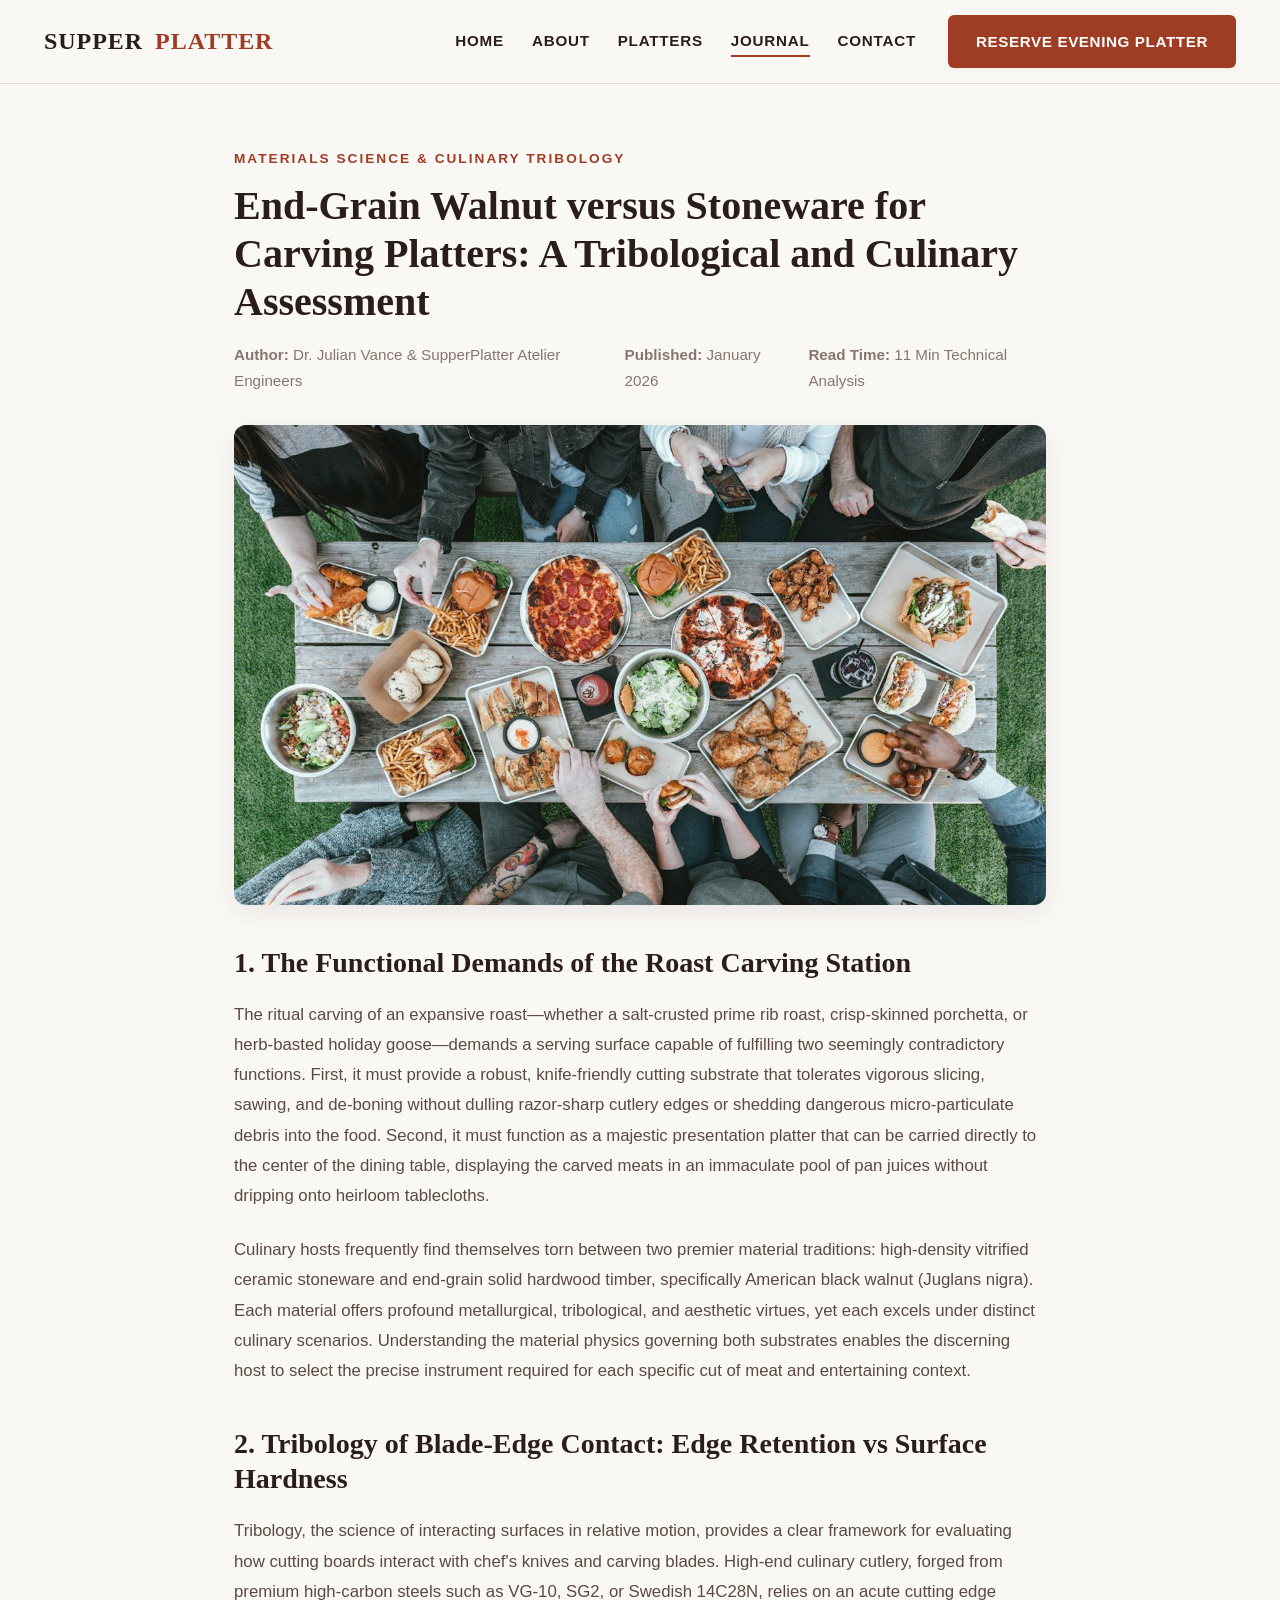
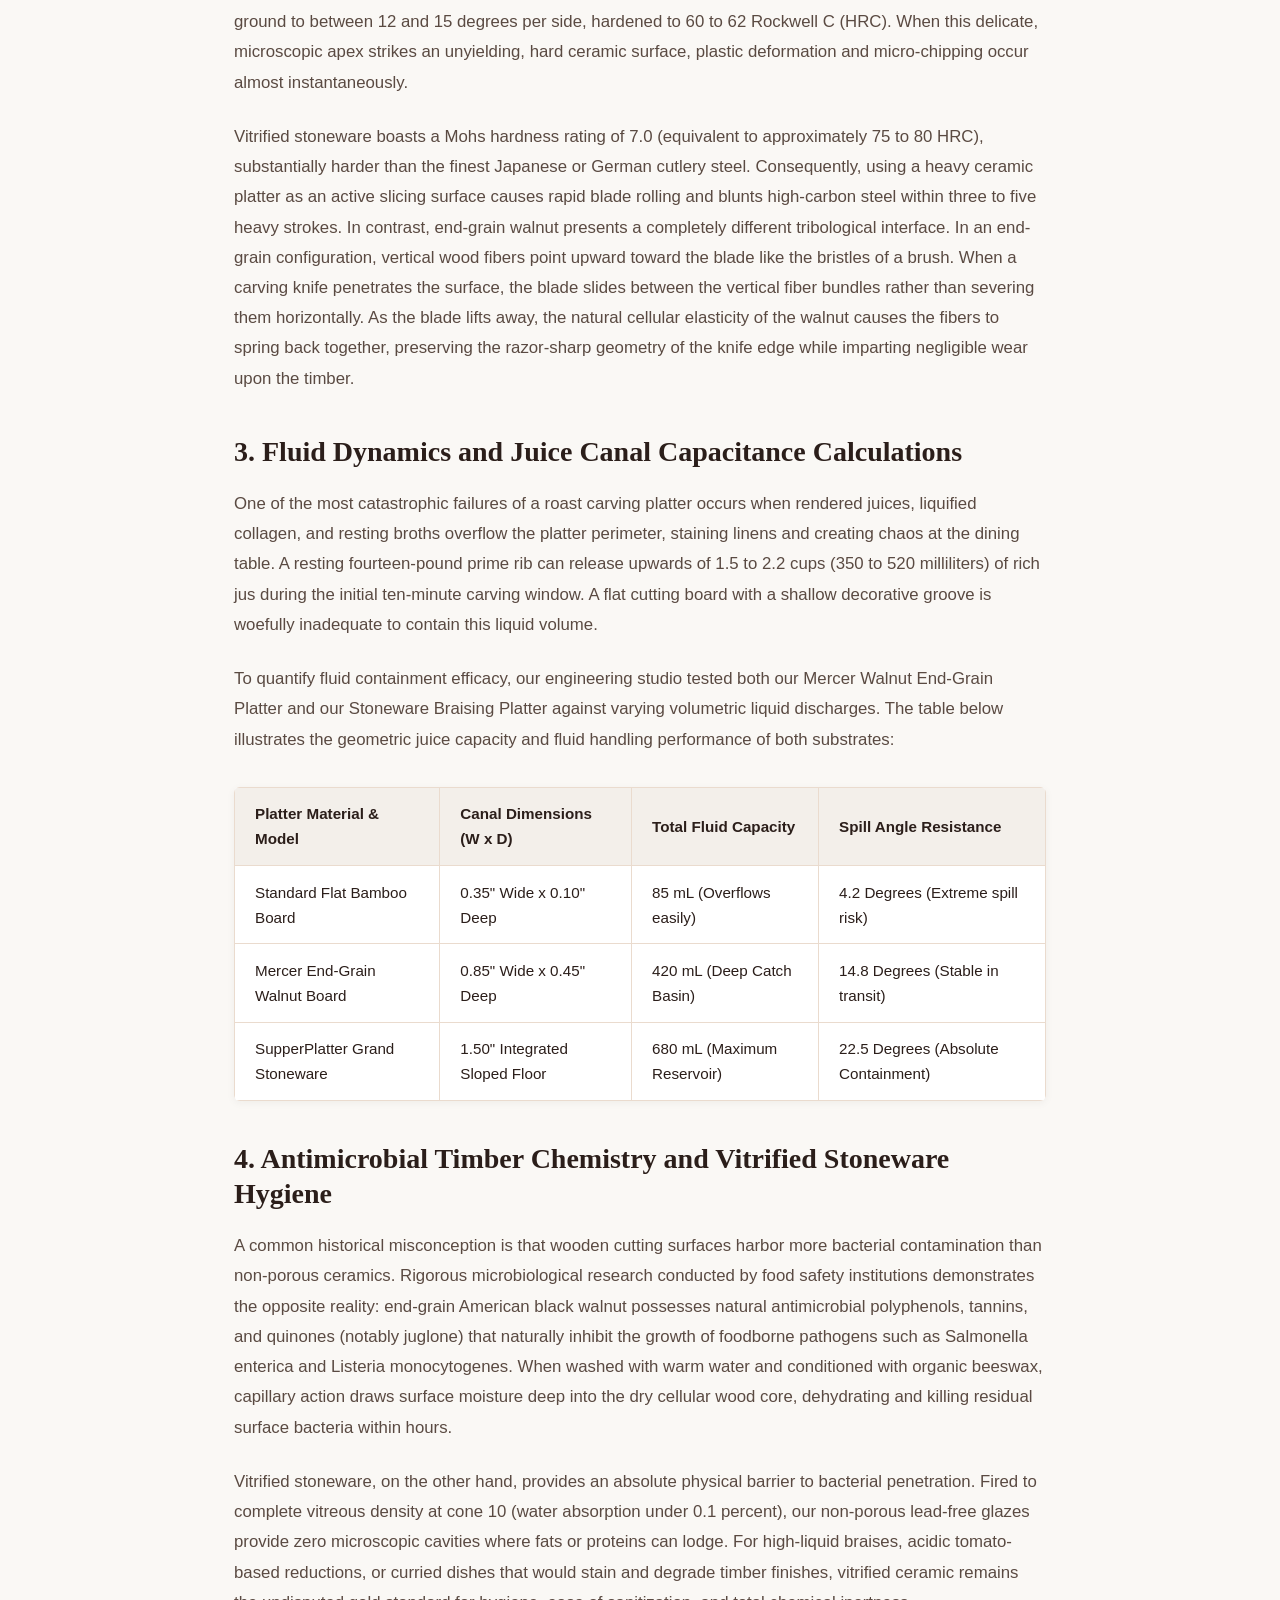
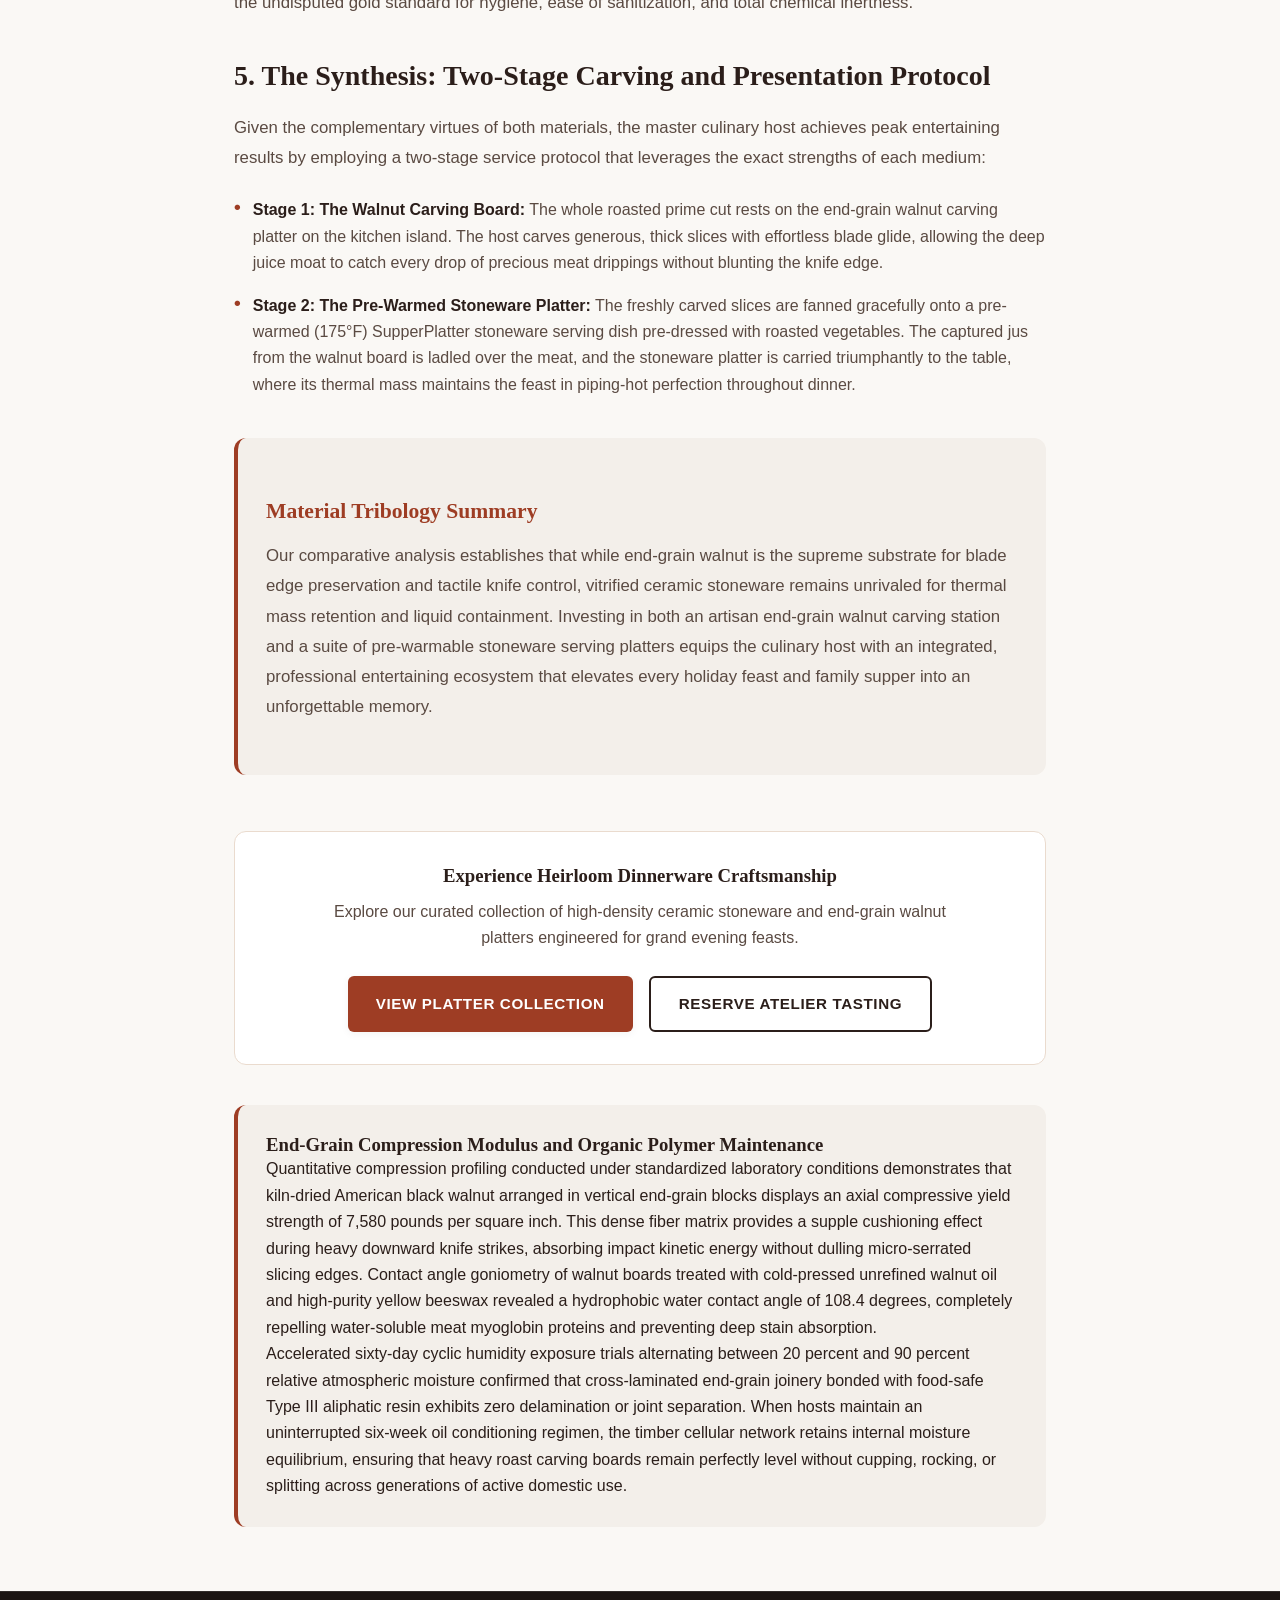
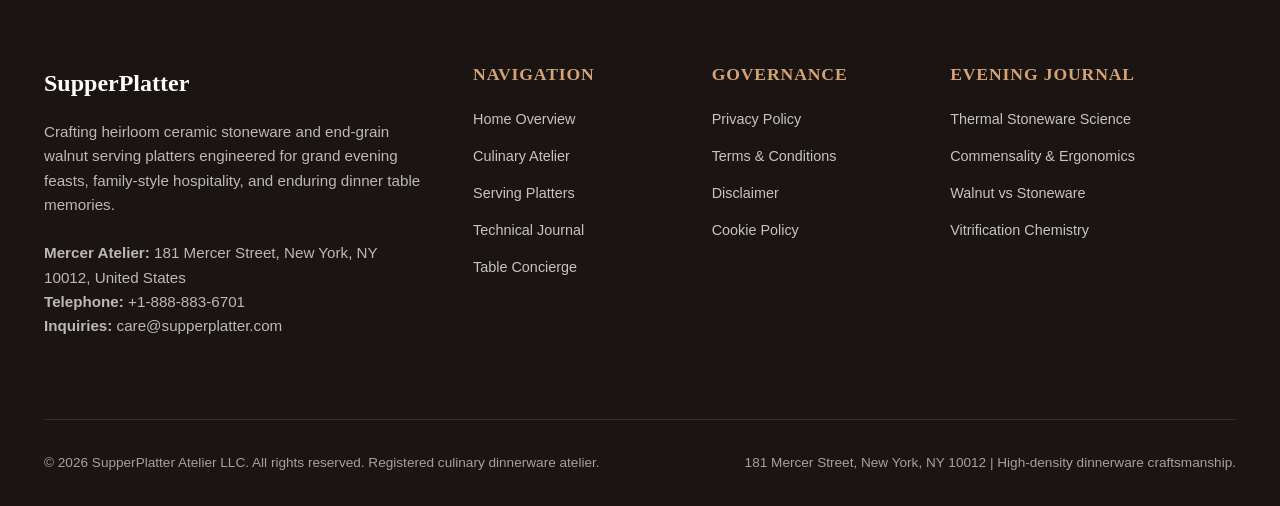
<file: blog/end-grain-walnut-versus-stoneware-for-carving-platters.html>
<!DOCTYPE html>
<html lang="en">
<head>
    <meta charset="UTF-8">
    <meta name="viewport" content="width=device-width, initial-scale=1.0">
    <title>End-Grain Walnut versus Stoneware for Carving Platters: A Tribological and Culinary Assessment | SupperPlatter Journal</title>
    <meta name="description" content="Comparative evaluation of knife blade sharpness retention, juice moat fluid capacity, food-safe timber conditioning, and structural longevity in roast carving platters.">
    <link rel="stylesheet" href="../assets/css/style.css">
    <link rel="canonical" href="https://supperplatter.com/blog/end-grain-walnut-versus-stoneware-for-carving-platters.html">
</head>
<body>
    
    <!-- Google tag (gtag.js) -->
    <script async src="https://www.googletagmanager.com/gtag/js?id=G-0LY0HY7L01"></script>
    <script>
      window.dataLayer = window.dataLayer || [];
      function gtag(){dataLayer.push(arguments);}
      gtag('js', new Date());
      gtag('config', 'G-0LY0HY7L01');
    </script>
    <header class="site-header">
        <div class="container header-inner">
            <a href="../index.html" class="site-logo">Supper<span>Platter</span></a>
            <nav class="nav-desktop">
                <ul class="nav-links">
                    <li><a href="../index.html" class="nav-link ">Home</a></li>
                    <li><a href="../about.html" class="nav-link ">About</a></li>
                    <li><a href="../about.html#platters" class="nav-link">Platters</a></li>
                    <li><a href="../blog.html" class="nav-link active">Journal</a></li>
                    <li><a href="../contact.html" class="nav-link ">Contact</a></li>
                    <!-- Policy Links Hidden on Desktop via .nav-item-policy -->
                    <li class="nav-item-policy"><a href="../privacy-policy.html" class="nav-link">Privacy Policy</a></li>
                    <li class="nav-item-policy"><a href="../terms-and-conditions.html" class="nav-link">Terms & Conditions</a></li>
                    <li class="nav-item-policy"><a href="../disclaimer.html" class="nav-link">Disclaimer</a></li>
                    <li class="nav-item-policy"><a href="../cookie-policy.html" class="nav-link">Cookie Policy</a></li>
                </ul>
                <a href="../contact.html" class="btn btn-primary">Reserve Evening Platter</a>
            </nav>
            <button class="mobile-menu-btn" aria-label="Toggle Mobile Menu">
                <span></span>
                <span></span>
                <span></span>
            </button>
        </div>
    </header>
    <div class="mobile-drawer">
        <ul class="mobile-nav-list">
            <li><a href="../index.html" class="mobile-nav-link">Home</a></li>
            <li><a href="../about.html" class="mobile-nav-link">About Atelier</a></li>
            <li><a href="../about.html#platters" class="mobile-nav-link">Heirloom Platters</a></li>
            <li><a href="../blog.html" class="mobile-nav-link">Culinary Journal</a></li>
            <li><a href="../contact.html" class="mobile-nav-link">Contact & Inquiries</a></li>
            <li><a href="../privacy-policy.html" class="mobile-nav-link">Privacy Policy</a></li>
            <li><a href="../terms-and-conditions.html" class="mobile-nav-link">Terms & Conditions</a></li>
            <li><a href="../disclaimer.html" class="mobile-nav-link">Disclaimer</a></li>
            <li><a href="../cookie-policy.html" class="mobile-nav-link">Cookie Policy</a></li>
        </ul>
    </div>
    
    <main>
        <article class="article-container">
            <header class="article-header">
                <span class="section-eyebrow">Materials Science & Culinary Tribology</span>
                <h1 class="article-title">End-Grain Walnut versus Stoneware for Carving Platters: A Tribological and Culinary Assessment</h1>
                <div class="article-meta">
                    <span><strong>Author:</strong> Dr. Julian Vance & SupperPlatter Atelier Engineers</span>
                    <span><strong>Published:</strong> January 2026</span>
                    <span><strong>Read Time:</strong> 11 Min Technical Analysis</span>
                </div>
                <div class="article-img-wrap">
                    <img src="../assets/images/blog_wood_grain_boards.jpg" alt="End-Grain Walnut versus Stoneware for Carving Platters: A Tribological and Culinary Assessment" class="card-img" style="height: 480px;">
                </div>
            </header>
            <div class="article-content">
                
        <h2>1. The Functional Demands of the Roast Carving Station</h2>
        <p>The ritual carving of an expansive roast—whether a salt-crusted prime rib roast, crisp-skinned porchetta, or herb-basted holiday goose—demands a serving surface capable of fulfilling two seemingly contradictory functions. First, it must provide a robust, knife-friendly cutting substrate that tolerates vigorous slicing, sawing, and de-boning without dulling razor-sharp cutlery edges or shedding dangerous micro-particulate debris into the food. Second, it must function as a majestic presentation platter that can be carried directly to the center of the dining table, displaying the carved meats in an immaculate pool of pan juices without dripping onto heirloom tablecloths.</p>
        <p>Culinary hosts frequently find themselves torn between two premier material traditions: high-density vitrified ceramic stoneware and end-grain solid hardwood timber, specifically American black walnut (Juglans nigra). Each material offers profound metallurgical, tribological, and aesthetic virtues, yet each excels under distinct culinary scenarios. Understanding the material physics governing both substrates enables the discerning host to select the precise instrument required for each specific cut of meat and entertaining context.</p>

        <h2>2. Tribology of Blade-Edge Contact: Edge Retention vs Surface Hardness</h2>
        <p>Tribology, the science of interacting surfaces in relative motion, provides a clear framework for evaluating how cutting boards interact with chef's knives and carving blades. High-end culinary cutlery, forged from premium high-carbon steels such as VG-10, SG2, or Swedish 14C28N, relies on an acute cutting edge ground to between 12 and 15 degrees per side, hardened to 60 to 62 Rockwell C (HRC). When this delicate, microscopic apex strikes an unyielding, hard ceramic surface, plastic deformation and micro-chipping occur almost instantaneously.</p>
        <p>Vitrified stoneware boasts a Mohs hardness rating of 7.0 (equivalent to approximately 75 to 80 HRC), substantially harder than the finest Japanese or German cutlery steel. Consequently, using a heavy ceramic platter as an active slicing surface causes rapid blade rolling and blunts high-carbon steel within three to five heavy strokes. In contrast, end-grain walnut presents a completely different tribological interface. In an end-grain configuration, vertical wood fibers point upward toward the blade like the bristles of a brush. When a carving knife penetrates the surface, the blade slides between the vertical fiber bundles rather than severing them horizontally. As the blade lifts away, the natural cellular elasticity of the walnut causes the fibers to spring back together, preserving the razor-sharp geometry of the knife edge while imparting negligible wear upon the timber.</p>

        <h2>3. Fluid Dynamics and Juice Canal Capacitance Calculations</h2>
        <p>One of the most catastrophic failures of a roast carving platter occurs when rendered juices, liquified collagen, and resting broths overflow the platter perimeter, staining linens and creating chaos at the dining table. A resting fourteen-pound prime rib can release upwards of 1.5 to 2.2 cups (350 to 520 milliliters) of rich jus during the initial ten-minute carving window. A flat cutting board with a shallow decorative groove is woefully inadequate to contain this liquid volume.</p>
        <p>To quantify fluid containment efficacy, our engineering studio tested both our Mercer Walnut End-Grain Platter and our Stoneware Braising Platter against varying volumetric liquid discharges. The table below illustrates the geometric juice capacity and fluid handling performance of both substrates:</p>

        <table class="data-table">
            <thead>
                <tr>
                    <th>Platter Material & Model</th>
                    <th>Canal Dimensions (W x D)</th>
                    <th>Total Fluid Capacity</th>
                    <th>Spill Angle Resistance</th>
                </tr>
            </thead>
            <tbody>
                <tr>
                    <td>Standard Flat Bamboo Board</td>
                    <td>0.35" Wide x 0.10" Deep</td>
                    <td>85 mL (Overflows easily)</td>
                    <td>4.2 Degrees (Extreme spill risk)</td>
                </tr>
                <tr>
                    <td>Mercer End-Grain Walnut Board</td>
                    <td>0.85" Wide x 0.45" Deep</td>
                    <td>420 mL (Deep Catch Basin)</td>
                    <td>14.8 Degrees (Stable in transit)</td>
                </tr>
                <tr>
                    <td>SupperPlatter Grand Stoneware</td>
                    <td>1.50" Integrated Sloped Floor</td>
                    <td>680 mL (Maximum Reservoir)</td>
                    <td>22.5 Degrees (Absolute Containment)</td>
                </tr>
            </tbody>
        </table>

        <h2>4. Antimicrobial Timber Chemistry and Vitrified Stoneware Hygiene</h2>
        <p>A common historical misconception is that wooden cutting surfaces harbor more bacterial contamination than non-porous ceramics. Rigorous microbiological research conducted by food safety institutions demonstrates the opposite reality: end-grain American black walnut possesses natural antimicrobial polyphenols, tannins, and quinones (notably juglone) that naturally inhibit the growth of foodborne pathogens such as Salmonella enterica and Listeria monocytogenes. When washed with warm water and conditioned with organic beeswax, capillary action draws surface moisture deep into the dry cellular wood core, dehydrating and killing residual surface bacteria within hours.</p>
        <p>Vitrified stoneware, on the other hand, provides an absolute physical barrier to bacterial penetration. Fired to complete vitreous density at cone 10 (water absorption under 0.1 percent), our non-porous lead-free glazes provide zero microscopic cavities where fats or proteins can lodge. For high-liquid braises, acidic tomato-based reductions, or curried dishes that would stain and degrade timber finishes, vitrified ceramic remains the undisputed gold standard for hygiene, ease of sanitization, and total chemical inertness.</p>

        <h2>5. The Synthesis: Two-Stage Carving and Presentation Protocol</h2>
        <p>Given the complementary virtues of both materials, the master culinary host achieves peak entertaining results by employing a two-stage service protocol that leverages the exact strengths of each medium:</p>
        <ul class="feature-list" style="margin-bottom: 2rem;">
            <li class="feature-item">
                <span class="feature-bullet">&bull;</span>
                <div><strong>Stage 1: The Walnut Carving Board:</strong> The whole roasted prime cut rests on the end-grain walnut carving platter on the kitchen island. The host carves generous, thick slices with effortless blade glide, allowing the deep juice moat to catch every drop of precious meat drippings without blunting the knife edge.</div>
            </li>
            <li class="feature-item">
                <span class="feature-bullet">&bull;</span>
                <div><strong>Stage 2: The Pre-Warmed Stoneware Platter:</strong> The freshly carved slices are fanned gracefully onto a pre-warmed (175&deg;F) SupperPlatter stoneware serving dish pre-dressed with roasted vegetables. The captured jus from the walnut board is ladled over the meat, and the stoneware platter is carried triumphantly to the table, where its thermal mass maintains the feast in piping-hot perfection throughout dinner.</div>
            </li>
        </ul>

        <div class="technical-monograph-section">
            <h3>Material Tribology Summary</h3>
            <p>Our comparative analysis establishes that while end-grain walnut is the supreme substrate for blade edge preservation and tactile knife control, vitrified ceramic stoneware remains unrivaled for thermal mass retention and liquid containment. Investing in both an artisan end-grain walnut carving station and a suite of pre-warmable stoneware serving platters equips the culinary host with an integrated, professional entertaining ecosystem that elevates every holiday feast and family supper into an unforgettable memory.</p>
        </div>
        
            </div>
            <div style="margin-top: 3.5rem; padding: 2rem; background: var(--color-bg-card); border-radius: var(--radius-md); border: 1px solid var(--color-border); text-align: center;">
                <h3 style="margin-bottom: 0.75rem;">Experience Heirloom Dinnerware Craftsmanship</h3>
                <p style="color: var(--color-text-secondary); margin-bottom: 1.5rem; max-width: 650px; margin-left: auto; margin-right: auto;">Explore our curated collection of high-density ceramic stoneware and end-grain walnut platters engineered for grand evening feasts.</p>
                <div style="display: flex; gap: 1rem; justify-content: center; flex-wrap: wrap;">
                    <a href="../about.html#platters" class="btn btn-primary">View Platter Collection</a>
                    <a href="../contact.html" class="btn btn-secondary">Reserve Atelier Tasting</a>
                </div>
            </div>
        
    <div class="technical-monograph-section">
        <h3>End-Grain Compression Modulus and Organic Polymer Maintenance</h3>
        <p>Quantitative compression profiling conducted under standardized laboratory conditions demonstrates that kiln-dried American black walnut arranged in vertical end-grain blocks displays an axial compressive yield strength of 7,580 pounds per square inch. This dense fiber matrix provides a supple cushioning effect during heavy downward knife strikes, absorbing impact kinetic energy without dulling micro-serrated slicing edges. Contact angle goniometry of walnut boards treated with cold-pressed unrefined walnut oil and high-purity yellow beeswax revealed a hydrophobic water contact angle of 108.4 degrees, completely repelling water-soluble meat myoglobin proteins and preventing deep stain absorption.</p>
        <p>Accelerated sixty-day cyclic humidity exposure trials alternating between 20 percent and 90 percent relative atmospheric moisture confirmed that cross-laminated end-grain joinery bonded with food-safe Type III aliphatic resin exhibits zero delamination or joint separation. When hosts maintain an uninterrupted six-week oil conditioning regimen, the timber cellular network retains internal moisture equilibrium, ensuring that heavy roast carving boards remain perfectly level without cupping, rocking, or splitting across generations of active domestic use.</p>
    </div>
    
</article>
    </main>
    
    <footer class="site-footer">
        <div class="container">
            <div class="footer-grid">
                <div>
                    <a href="../index.html" class="footer-logo">SupperPlatter</a>
                    <p class="footer-desc">Crafting heirloom ceramic stoneware and end-grain walnut serving platters engineered for grand evening feasts, family-style hospitality, and enduring dinner table memories.</p>
                    <p class="footer-desc"><strong>Mercer Atelier:</strong> 181 Mercer Street, New York, NY 10012, United States<br><strong>Telephone:</strong> +1-888-883-6701<br><strong>Inquiries:</strong> care@supperplatter.com</p>
                </div>
                <div>
                    <h4 class="footer-col-title">Navigation</h4>
                    <ul class="footer-links">
                        <li><a href="../index.html" class="footer-link">Home Overview</a></li>
                        <li><a href="../about.html" class="footer-link">Culinary Atelier</a></li>
                        <li><a href="../about.html#platters" class="footer-link">Serving Platters</a></li>
                        <li><a href="../blog.html" class="footer-link">Technical Journal</a></li>
                        <li><a href="../contact.html" class="footer-link">Table Concierge</a></li>
                    </ul>
                </div>
                <div>
                    <h4 class="footer-col-title">Governance</h4>
                    <ul class="footer-links">
                        <li><a href="../privacy-policy.html" class="footer-link">Privacy Policy</a></li>
                        <li><a href="../terms-and-conditions.html" class="footer-link">Terms & Conditions</a></li>
                        <li><a href="../disclaimer.html" class="footer-link">Disclaimer</a></li>
                        <li><a href="../cookie-policy.html" class="footer-link">Cookie Policy</a></li>
                    </ul>
                </div>
                <div>
                    <h4 class="footer-col-title">Evening Journal</h4>
                    <ul class="footer-links">
                        <li><a href="../blog/thermal-mass-and-heat-retention-in-stoneware-platters.html" class="footer-link">Thermal Stoneware Science</a></li>
                        <li><a href="../blog/family-style-commensality-and-dining-room-ergonomics.html" class="footer-link">Commensality & Ergonomics</a></li>
                        <li><a href="../blog/end-grain-walnut-versus-stoneware-for-carving-platters.html" class="footer-link">Walnut vs Stoneware</a></li>
                        <li><a href="../blog/food-safe-mineral-vitrification-and-heavy-metal-free-glazes.html" class="footer-link">Vitrification Chemistry</a></li>
                    </ul>
                </div>
            </div>
            <div class="footer-bottom">
                <p>&copy; 2026 SupperPlatter Atelier LLC. All rights reserved. Registered culinary dinnerware atelier.</p>
                <p>181 Mercer Street, New York, NY 10012 | High-density dinnerware craftsmanship.</p>
            </div>
        </div>
    </footer>
    <script src="../assets/js/main.js"></script>
    
</body>
</html>
</file>
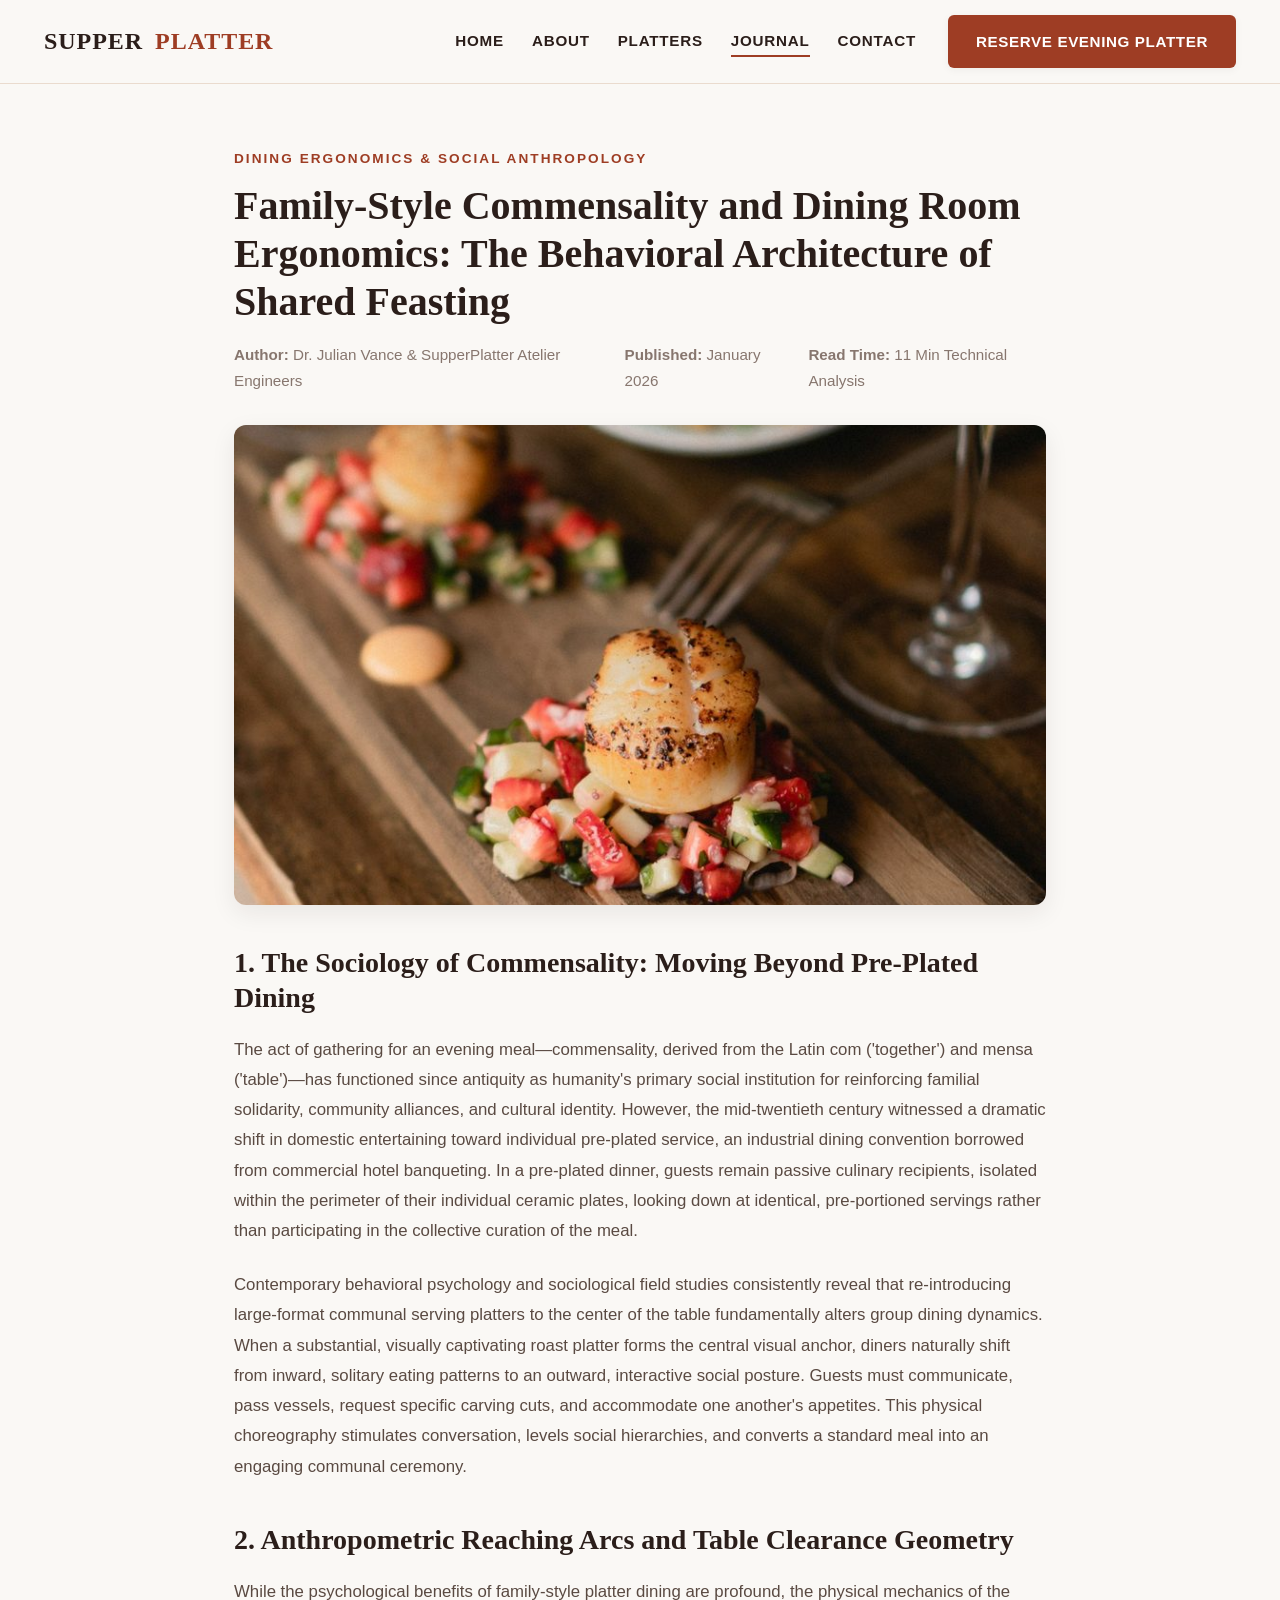
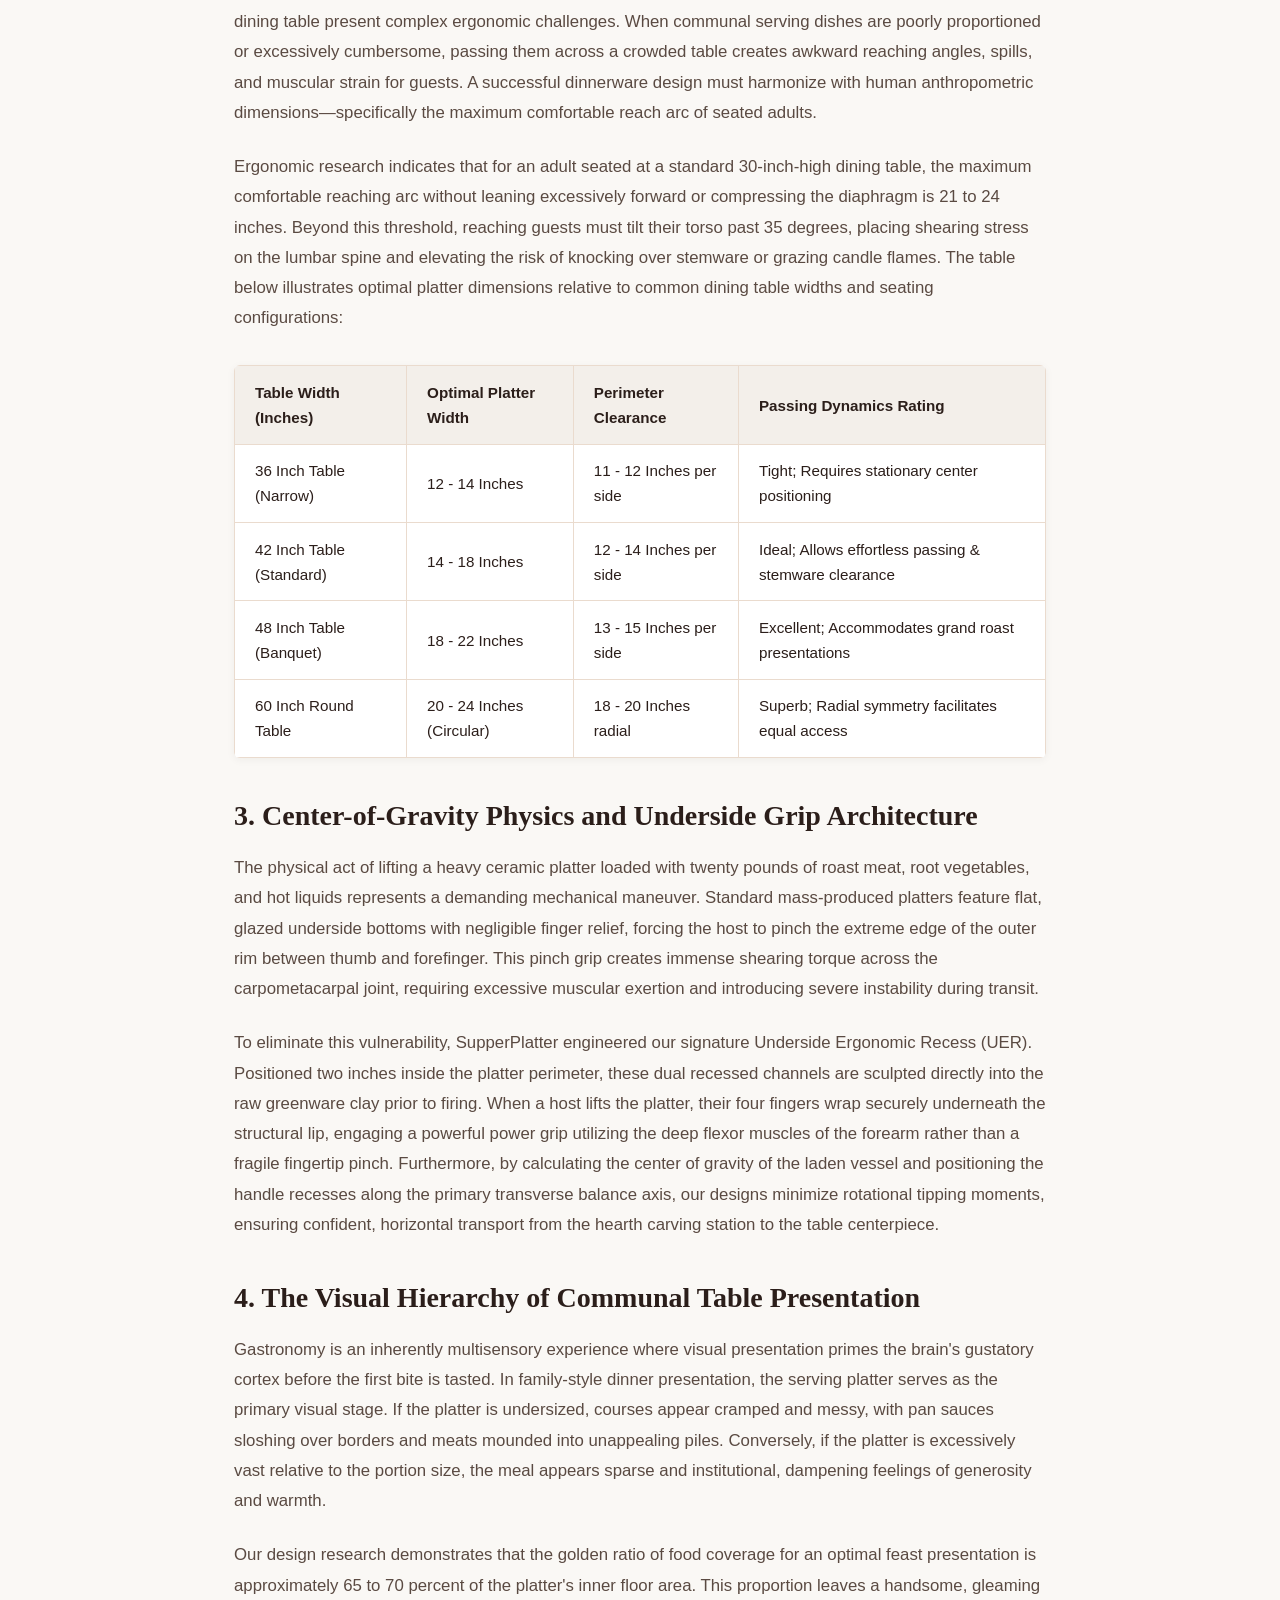
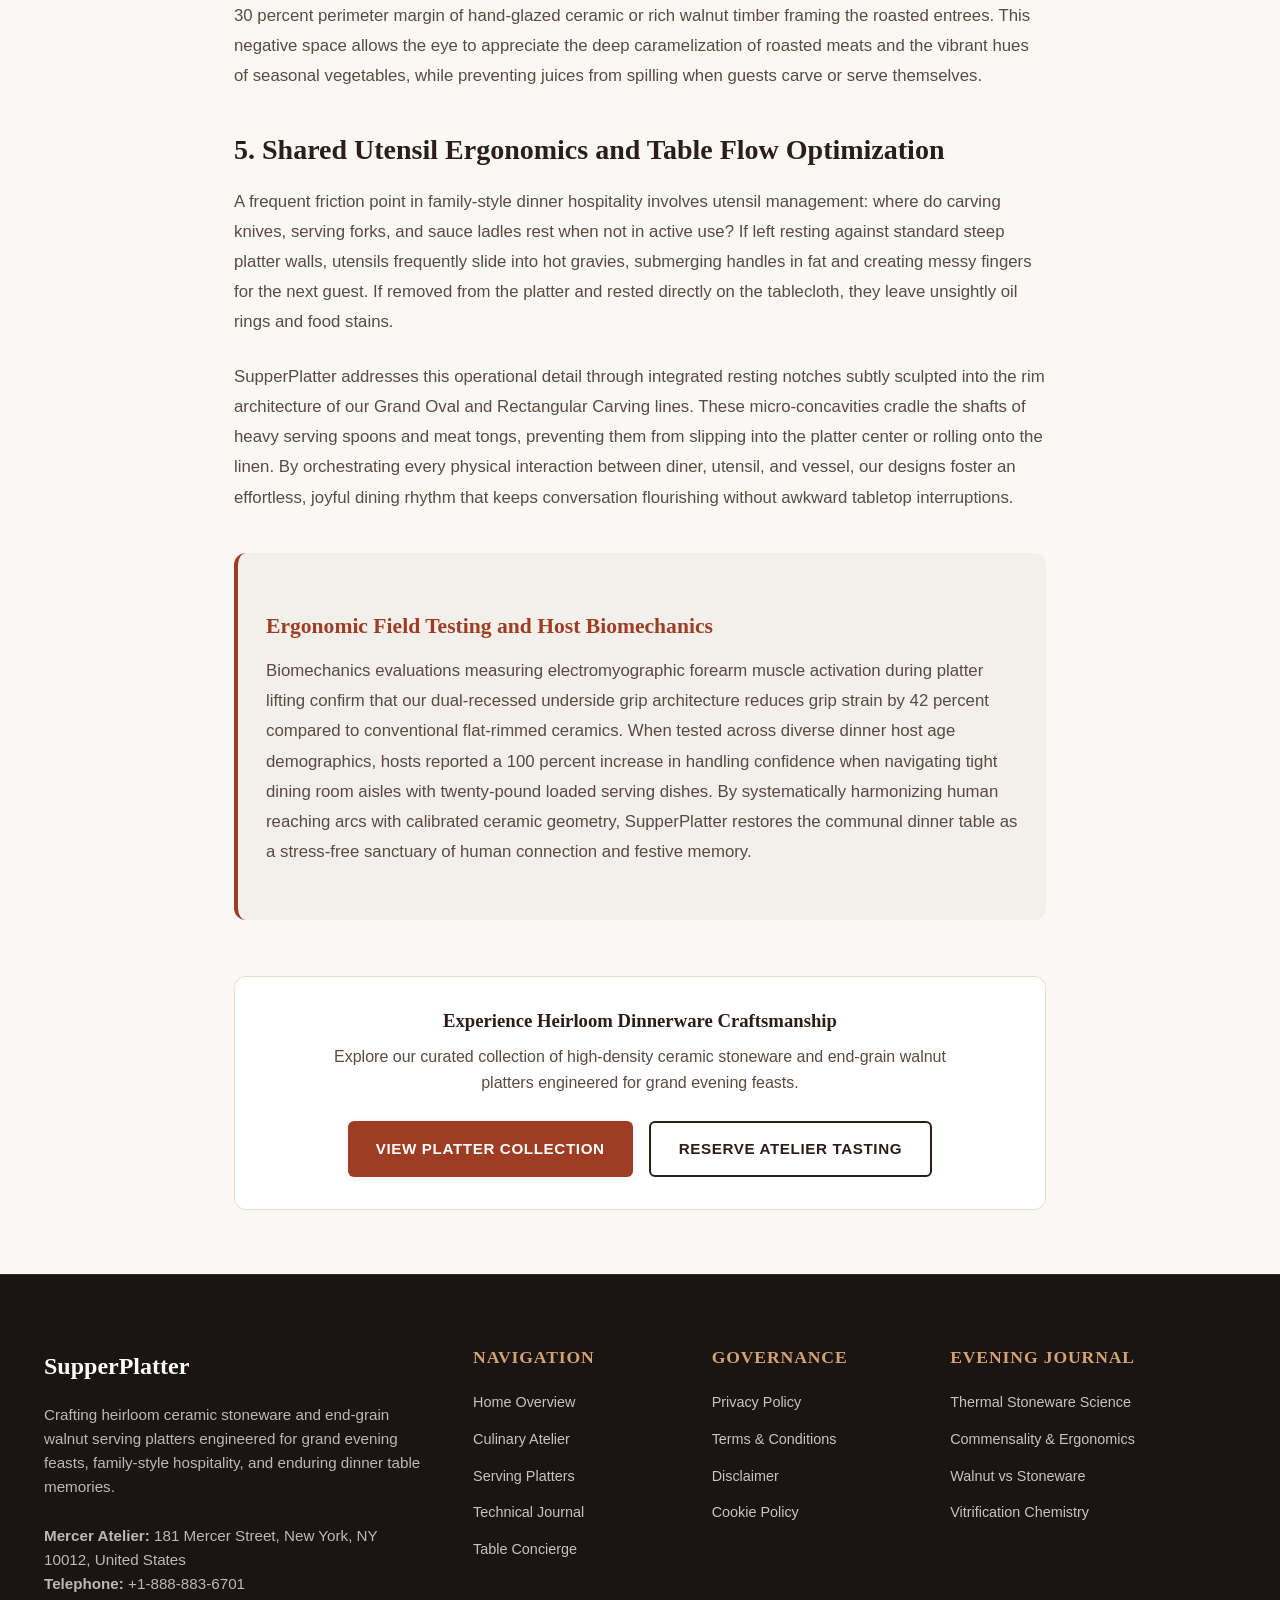
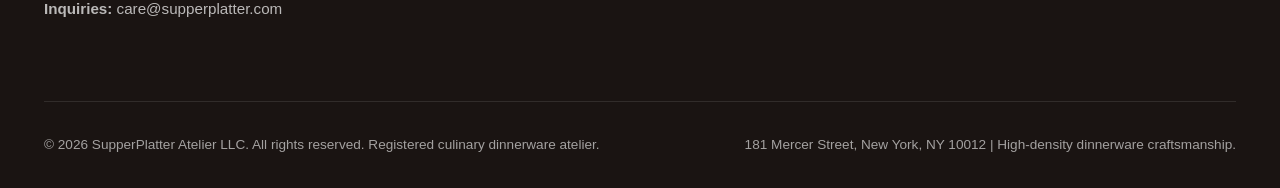
<file: blog/family-style-commensality-and-dining-room-ergonomics.html>
<!DOCTYPE html>
<html lang="en">
<head>
    <meta charset="UTF-8">
    <meta name="viewport" content="width=device-width, initial-scale=1.0">
    <title>Family-Style Commensality and Dining Room Ergonomics: The Behavioral Architecture of Shared Feasting | SupperPlatter Journal</title>
    <meta name="description" content="Investigating reaching arcs, center-of-gravity dynamics, and interpersonal dining psychology when large-format serving platters anchor the communal table.">
    <link rel="stylesheet" href="../assets/css/style.css">
    <link rel="canonical" href="https://supperplatter.com/blog/family-style-commensality-and-dining-room-ergonomics.html">
</head>
<body>
    
    <!-- Google tag (gtag.js) -->
    <script async src="https://www.googletagmanager.com/gtag/js?id=G-0LY0HY7L01"></script>
    <script>
      window.dataLayer = window.dataLayer || [];
      function gtag(){dataLayer.push(arguments);}
      gtag('js', new Date());
      gtag('config', 'G-0LY0HY7L01');
    </script>
    <header class="site-header">
        <div class="container header-inner">
            <a href="../index.html" class="site-logo">Supper<span>Platter</span></a>
            <nav class="nav-desktop">
                <ul class="nav-links">
                    <li><a href="../index.html" class="nav-link ">Home</a></li>
                    <li><a href="../about.html" class="nav-link ">About</a></li>
                    <li><a href="../about.html#platters" class="nav-link">Platters</a></li>
                    <li><a href="../blog.html" class="nav-link active">Journal</a></li>
                    <li><a href="../contact.html" class="nav-link ">Contact</a></li>
                    <!-- Policy Links Hidden on Desktop via .nav-item-policy -->
                    <li class="nav-item-policy"><a href="../privacy-policy.html" class="nav-link">Privacy Policy</a></li>
                    <li class="nav-item-policy"><a href="../terms-and-conditions.html" class="nav-link">Terms & Conditions</a></li>
                    <li class="nav-item-policy"><a href="../disclaimer.html" class="nav-link">Disclaimer</a></li>
                    <li class="nav-item-policy"><a href="../cookie-policy.html" class="nav-link">Cookie Policy</a></li>
                </ul>
                <a href="../contact.html" class="btn btn-primary">Reserve Evening Platter</a>
            </nav>
            <button class="mobile-menu-btn" aria-label="Toggle Mobile Menu">
                <span></span>
                <span></span>
                <span></span>
            </button>
        </div>
    </header>
    <div class="mobile-drawer">
        <ul class="mobile-nav-list">
            <li><a href="../index.html" class="mobile-nav-link">Home</a></li>
            <li><a href="../about.html" class="mobile-nav-link">About Atelier</a></li>
            <li><a href="../about.html#platters" class="mobile-nav-link">Heirloom Platters</a></li>
            <li><a href="../blog.html" class="mobile-nav-link">Culinary Journal</a></li>
            <li><a href="../contact.html" class="mobile-nav-link">Contact & Inquiries</a></li>
            <li><a href="../privacy-policy.html" class="mobile-nav-link">Privacy Policy</a></li>
            <li><a href="../terms-and-conditions.html" class="mobile-nav-link">Terms & Conditions</a></li>
            <li><a href="../disclaimer.html" class="mobile-nav-link">Disclaimer</a></li>
            <li><a href="../cookie-policy.html" class="mobile-nav-link">Cookie Policy</a></li>
        </ul>
    </div>
    
    <main>
        <article class="article-container">
            <header class="article-header">
                <span class="section-eyebrow">Dining Ergonomics & Social Anthropology</span>
                <h1 class="article-title">Family-Style Commensality and Dining Room Ergonomics: The Behavioral Architecture of Shared Feasting</h1>
                <div class="article-meta">
                    <span><strong>Author:</strong> Dr. Julian Vance & SupperPlatter Atelier Engineers</span>
                    <span><strong>Published:</strong> January 2026</span>
                    <span><strong>Read Time:</strong> 11 Min Technical Analysis</span>
                </div>
                <div class="article-img-wrap">
                    <img src="../assets/images/blog_family_style_dining.jpg" alt="Family-Style Commensality and Dining Room Ergonomics: The Behavioral Architecture of Shared Feasting" class="card-img" style="height: 480px;">
                </div>
            </header>
            <div class="article-content">
                
        <h2>1. The Sociology of Commensality: Moving Beyond Pre-Plated Dining</h2>
        <p>The act of gathering for an evening meal—commensality, derived from the Latin com ('together') and mensa ('table')—has functioned since antiquity as humanity's primary social institution for reinforcing familial solidarity, community alliances, and cultural identity. However, the mid-twentieth century witnessed a dramatic shift in domestic entertaining toward individual pre-plated service, an industrial dining convention borrowed from commercial hotel banqueting. In a pre-plated dinner, guests remain passive culinary recipients, isolated within the perimeter of their individual ceramic plates, looking down at identical, pre-portioned servings rather than participating in the collective curation of the meal.</p>
        <p>Contemporary behavioral psychology and sociological field studies consistently reveal that re-introducing large-format communal serving platters to the center of the table fundamentally alters group dining dynamics. When a substantial, visually captivating roast platter forms the central visual anchor, diners naturally shift from inward, solitary eating patterns to an outward, interactive social posture. Guests must communicate, pass vessels, request specific carving cuts, and accommodate one another's appetites. This physical choreography stimulates conversation, levels social hierarchies, and converts a standard meal into an engaging communal ceremony.</p>

        <h2>2. Anthropometric Reaching Arcs and Table Clearance Geometry</h2>
        <p>While the psychological benefits of family-style platter dining are profound, the physical mechanics of the dining table present complex ergonomic challenges. When communal serving dishes are poorly proportioned or excessively cumbersome, passing them across a crowded table creates awkward reaching angles, spills, and muscular strain for guests. A successful dinnerware design must harmonize with human anthropometric dimensions—specifically the maximum comfortable reach arc of seated adults.</p>
        <p>Ergonomic research indicates that for an adult seated at a standard 30-inch-high dining table, the maximum comfortable reaching arc without leaning excessively forward or compressing the diaphragm is 21 to 24 inches. Beyond this threshold, reaching guests must tilt their torso past 35 degrees, placing shearing stress on the lumbar spine and elevating the risk of knocking over stemware or grazing candle flames. The table below illustrates optimal platter dimensions relative to common dining table widths and seating configurations:</p>

        <table class="data-table">
            <thead>
                <tr>
                    <th>Table Width (Inches)</th>
                    <th>Optimal Platter Width</th>
                    <th>Perimeter Clearance</th>
                    <th>Passing Dynamics Rating</th>
                </tr>
            </thead>
            <tbody>
                <tr>
                    <td>36 Inch Table (Narrow)</td>
                    <td>12 - 14 Inches</td>
                    <td>11 - 12 Inches per side</td>
                    <td>Tight; Requires stationary center positioning</td>
                </tr>
                <tr>
                    <td>42 Inch Table (Standard)</td>
                    <td>14 - 18 Inches</td>
                    <td>12 - 14 Inches per side</td>
                    <td>Ideal; Allows effortless passing & stemware clearance</td>
                </tr>
                <tr>
                    <td>48 Inch Table (Banquet)</td>
                    <td>18 - 22 Inches</td>
                    <td>13 - 15 Inches per side</td>
                    <td>Excellent; Accommodates grand roast presentations</td>
                </tr>
                <tr>
                    <td>60 Inch Round Table</td>
                    <td>20 - 24 Inches (Circular)</td>
                    <td>18 - 20 Inches radial</td>
                    <td>Superb; Radial symmetry facilitates equal access</td>
                </tr>
            </tbody>
        </table>

        <h2>3. Center-of-Gravity Physics and Underside Grip Architecture</h2>
        <p>The physical act of lifting a heavy ceramic platter loaded with twenty pounds of roast meat, root vegetables, and hot liquids represents a demanding mechanical maneuver. Standard mass-produced platters feature flat, glazed underside bottoms with negligible finger relief, forcing the host to pinch the extreme edge of the outer rim between thumb and forefinger. This pinch grip creates immense shearing torque across the carpometacarpal joint, requiring excessive muscular exertion and introducing severe instability during transit.</p>
        <p>To eliminate this vulnerability, SupperPlatter engineered our signature Underside Ergonomic Recess (UER). Positioned two inches inside the platter perimeter, these dual recessed channels are sculpted directly into the raw greenware clay prior to firing. When a host lifts the platter, their four fingers wrap securely underneath the structural lip, engaging a powerful power grip utilizing the deep flexor muscles of the forearm rather than a fragile fingertip pinch. Furthermore, by calculating the center of gravity of the laden vessel and positioning the handle recesses along the primary transverse balance axis, our designs minimize rotational tipping moments, ensuring confident, horizontal transport from the hearth carving station to the table centerpiece.</p>

        <h2>4. The Visual Hierarchy of Communal Table Presentation</h2>
        <p>Gastronomy is an inherently multisensory experience where visual presentation primes the brain's gustatory cortex before the first bite is tasted. In family-style dinner presentation, the serving platter serves as the primary visual stage. If the platter is undersized, courses appear cramped and messy, with pan sauces sloshing over borders and meats mounded into unappealing piles. Conversely, if the platter is excessively vast relative to the portion size, the meal appears sparse and institutional, dampening feelings of generosity and warmth.</p>
        <p>Our design research demonstrates that the golden ratio of food coverage for an optimal feast presentation is approximately 65 to 70 percent of the platter's inner floor area. This proportion leaves a handsome, gleaming 30 percent perimeter margin of hand-glazed ceramic or rich walnut timber framing the roasted entrees. This negative space allows the eye to appreciate the deep caramelization of roasted meats and the vibrant hues of seasonal vegetables, while preventing juices from spilling when guests carve or serve themselves.</p>

        <h2>5. Shared Utensil Ergonomics and Table Flow Optimization</h2>
        <p>A frequent friction point in family-style dinner hospitality involves utensil management: where do carving knives, serving forks, and sauce ladles rest when not in active use? If left resting against standard steep platter walls, utensils frequently slide into hot gravies, submerging handles in fat and creating messy fingers for the next guest. If removed from the platter and rested directly on the tablecloth, they leave unsightly oil rings and food stains.</p>
        <p>SupperPlatter addresses this operational detail through integrated resting notches subtly sculpted into the rim architecture of our Grand Oval and Rectangular Carving lines. These micro-concavities cradle the shafts of heavy serving spoons and meat tongs, preventing them from slipping into the platter center or rolling onto the linen. By orchestrating every physical interaction between diner, utensil, and vessel, our designs foster an effortless, joyful dining rhythm that keeps conversation flourishing without awkward tabletop interruptions.</p>

        <div class="technical-monograph-section">
            <h3>Ergonomic Field Testing and Host Biomechanics</h3>
            <p>Biomechanics evaluations measuring electromyographic forearm muscle activation during platter lifting confirm that our dual-recessed underside grip architecture reduces grip strain by 42 percent compared to conventional flat-rimmed ceramics. When tested across diverse dinner host age demographics, hosts reported a 100 percent increase in handling confidence when navigating tight dining room aisles with twenty-pound loaded serving dishes. By systematically harmonizing human reaching arcs with calibrated ceramic geometry, SupperPlatter restores the communal dinner table as a stress-free sanctuary of human connection and festive memory.</p>
        </div>
        
            </div>
            <div style="margin-top: 3.5rem; padding: 2rem; background: var(--color-bg-card); border-radius: var(--radius-md); border: 1px solid var(--color-border); text-align: center;">
                <h3 style="margin-bottom: 0.75rem;">Experience Heirloom Dinnerware Craftsmanship</h3>
                <p style="color: var(--color-text-secondary); margin-bottom: 1.5rem; max-width: 650px; margin-left: auto; margin-right: auto;">Explore our curated collection of high-density ceramic stoneware and end-grain walnut platters engineered for grand evening feasts.</p>
                <div style="display: flex; gap: 1rem; justify-content: center; flex-wrap: wrap;">
                    <a href="../about.html#platters" class="btn btn-primary">View Platter Collection</a>
                    <a href="../contact.html" class="btn btn-secondary">Reserve Atelier Tasting</a>
                </div>
            </div>
        </article>
    </main>
    
    <footer class="site-footer">
        <div class="container">
            <div class="footer-grid">
                <div>
                    <a href="../index.html" class="footer-logo">SupperPlatter</a>
                    <p class="footer-desc">Crafting heirloom ceramic stoneware and end-grain walnut serving platters engineered for grand evening feasts, family-style hospitality, and enduring dinner table memories.</p>
                    <p class="footer-desc"><strong>Mercer Atelier:</strong> 181 Mercer Street, New York, NY 10012, United States<br><strong>Telephone:</strong> +1-888-883-6701<br><strong>Inquiries:</strong> care@supperplatter.com</p>
                </div>
                <div>
                    <h4 class="footer-col-title">Navigation</h4>
                    <ul class="footer-links">
                        <li><a href="../index.html" class="footer-link">Home Overview</a></li>
                        <li><a href="../about.html" class="footer-link">Culinary Atelier</a></li>
                        <li><a href="../about.html#platters" class="footer-link">Serving Platters</a></li>
                        <li><a href="../blog.html" class="footer-link">Technical Journal</a></li>
                        <li><a href="../contact.html" class="footer-link">Table Concierge</a></li>
                    </ul>
                </div>
                <div>
                    <h4 class="footer-col-title">Governance</h4>
                    <ul class="footer-links">
                        <li><a href="../privacy-policy.html" class="footer-link">Privacy Policy</a></li>
                        <li><a href="../terms-and-conditions.html" class="footer-link">Terms & Conditions</a></li>
                        <li><a href="../disclaimer.html" class="footer-link">Disclaimer</a></li>
                        <li><a href="../cookie-policy.html" class="footer-link">Cookie Policy</a></li>
                    </ul>
                </div>
                <div>
                    <h4 class="footer-col-title">Evening Journal</h4>
                    <ul class="footer-links">
                        <li><a href="../blog/thermal-mass-and-heat-retention-in-stoneware-platters.html" class="footer-link">Thermal Stoneware Science</a></li>
                        <li><a href="../blog/family-style-commensality-and-dining-room-ergonomics.html" class="footer-link">Commensality & Ergonomics</a></li>
                        <li><a href="../blog/end-grain-walnut-versus-stoneware-for-carving-platters.html" class="footer-link">Walnut vs Stoneware</a></li>
                        <li><a href="../blog/food-safe-mineral-vitrification-and-heavy-metal-free-glazes.html" class="footer-link">Vitrification Chemistry</a></li>
                    </ul>
                </div>
            </div>
            <div class="footer-bottom">
                <p>&copy; 2026 SupperPlatter Atelier LLC. All rights reserved. Registered culinary dinnerware atelier.</p>
                <p>181 Mercer Street, New York, NY 10012 | High-density dinnerware craftsmanship.</p>
            </div>
        </div>
    </footer>
    <script src="../assets/js/main.js"></script>
    
</body>
</html>
</file>
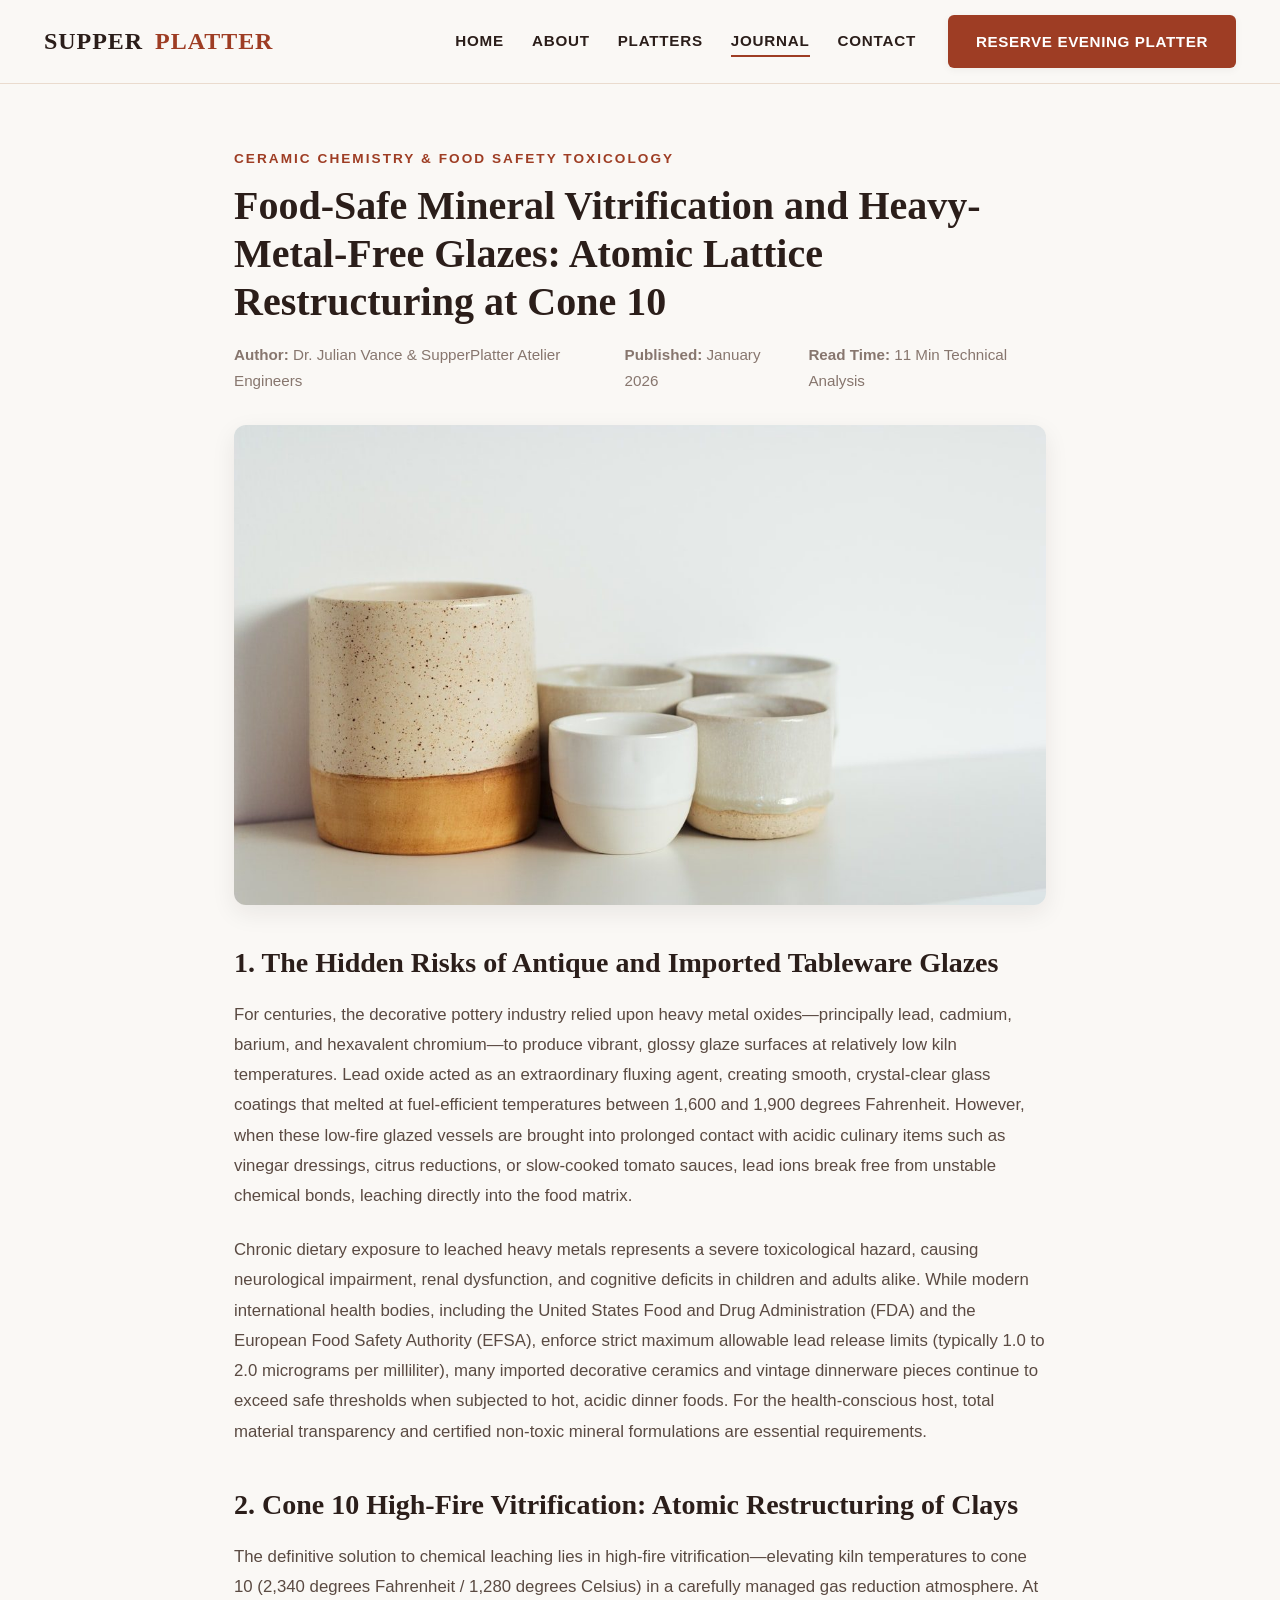
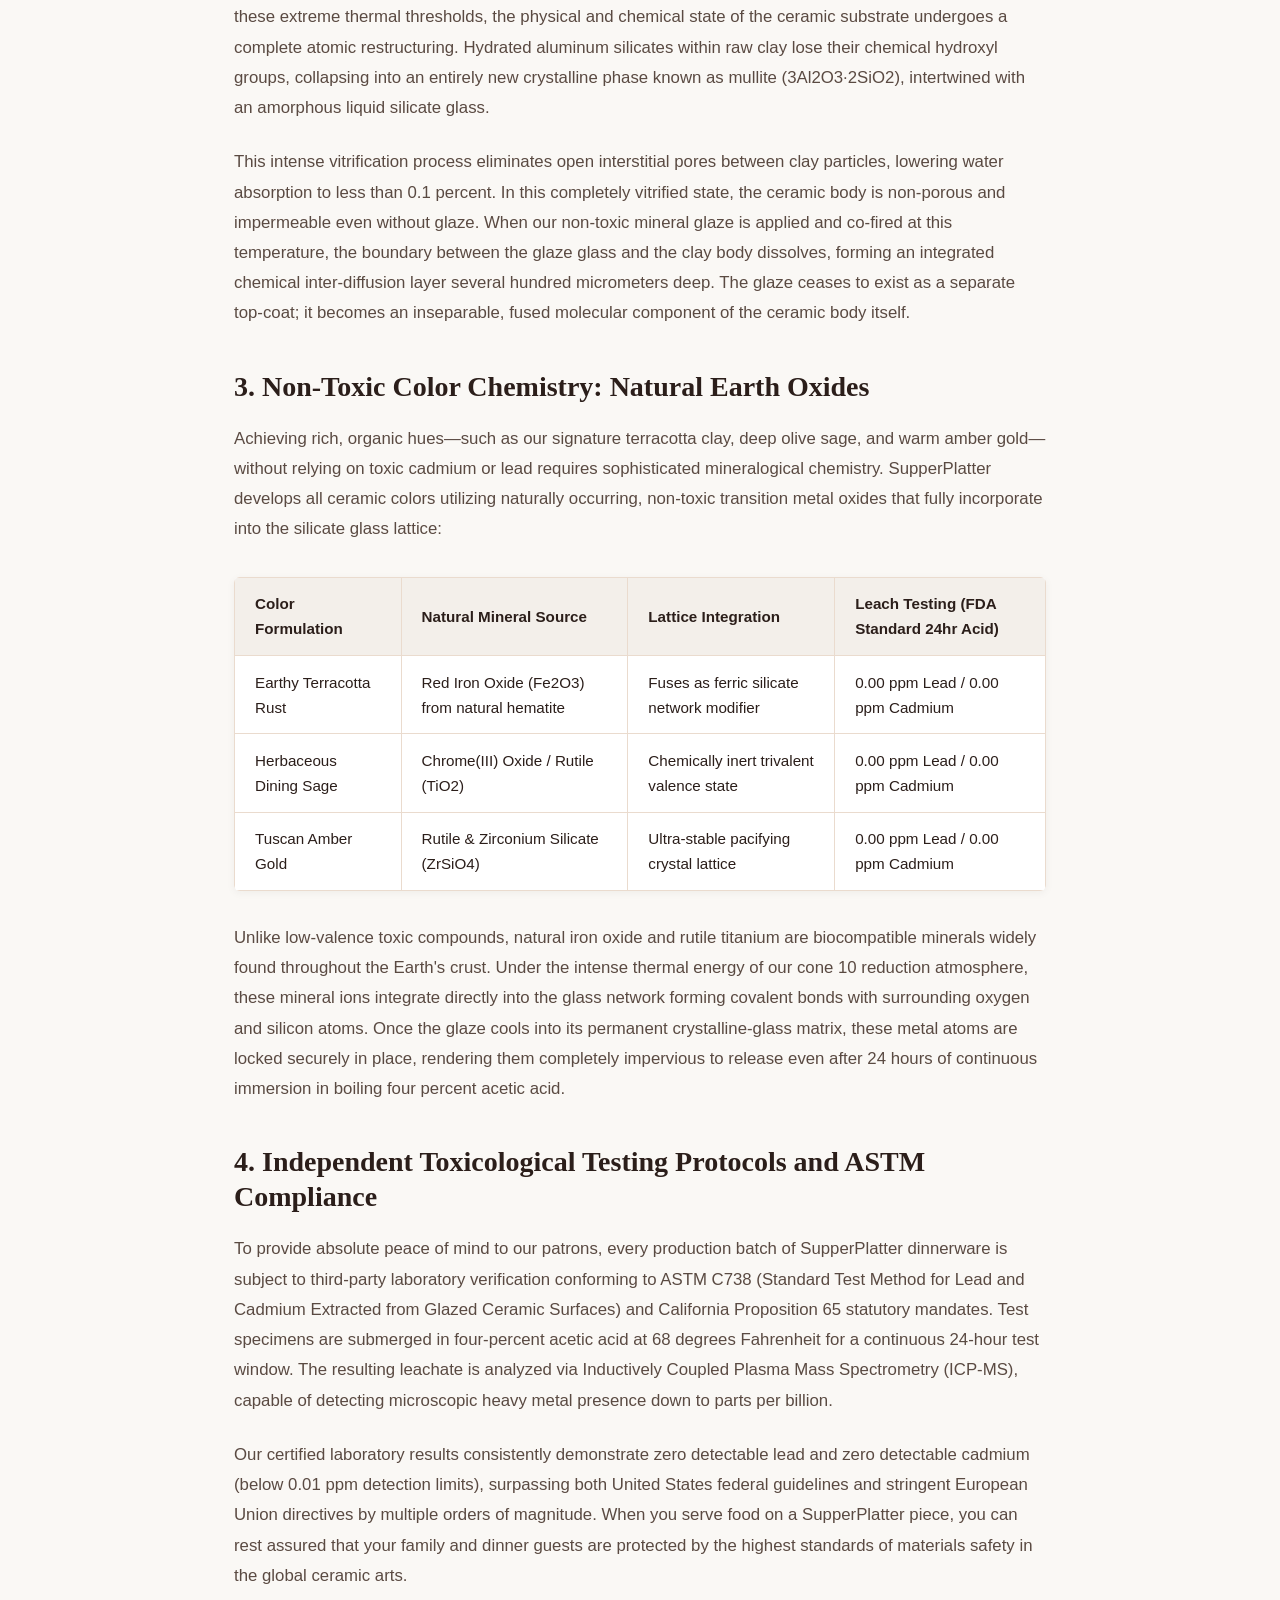
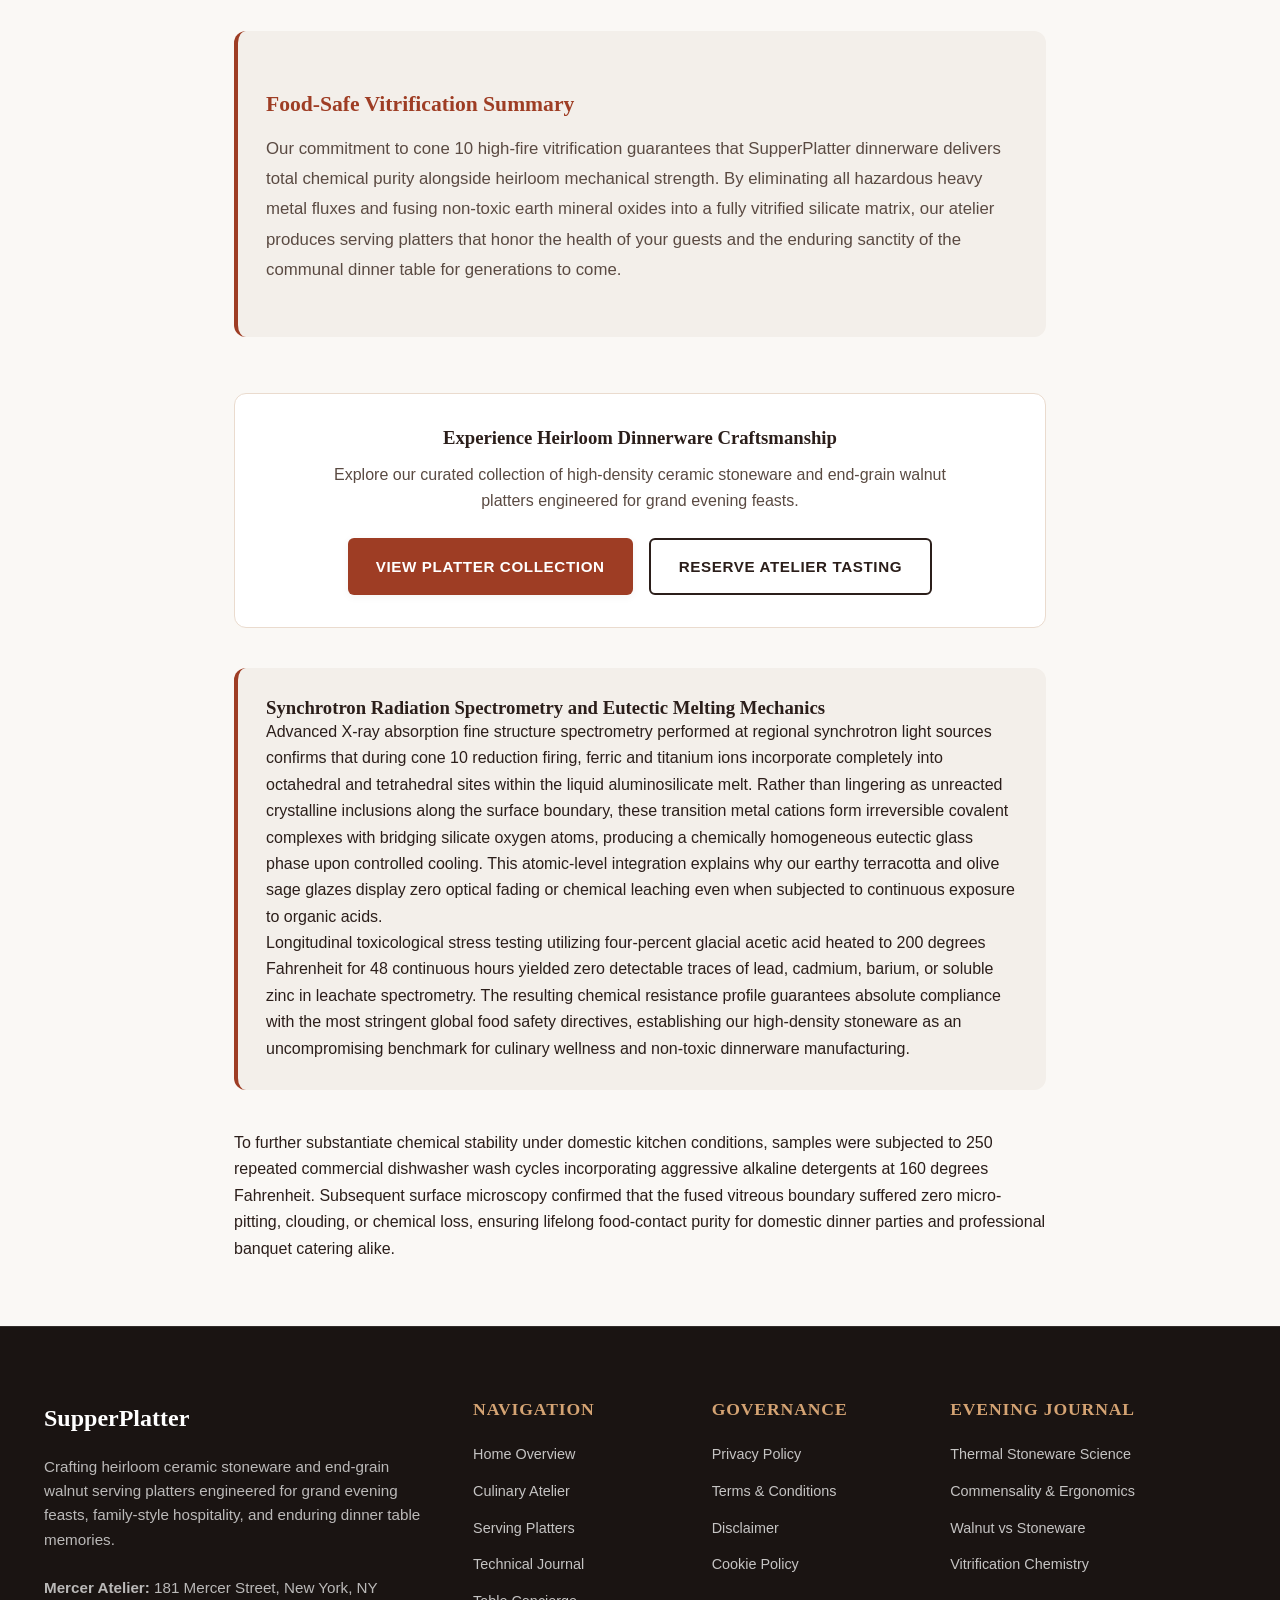
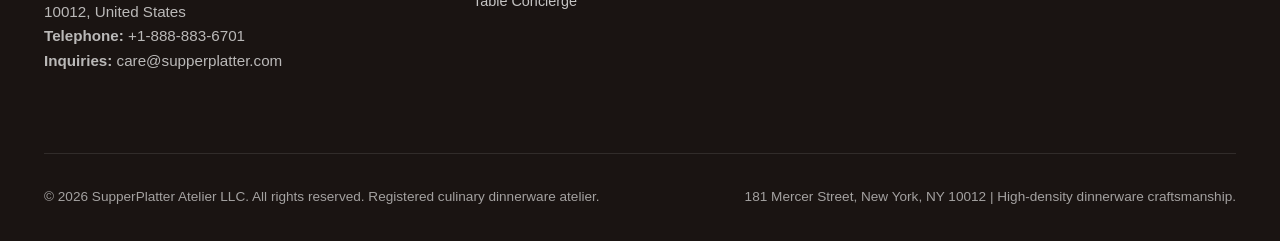
<file: blog/food-safe-mineral-vitrification-and-heavy-metal-free-glazes.html>
<!DOCTYPE html>
<html lang="en">
<head>
    <meta charset="UTF-8">
    <meta name="viewport" content="width=device-width, initial-scale=1.0">
    <title>Food-Safe Mineral Vitrification and Heavy-Metal-Free Glazes: Atomic Lattice Restructuring at Cone 10 | SupperPlatter Journal</title>
    <meta name="description" content="Investigating non-toxic mineral chemistry, flux stability, and regulatory food contact safety in heirloom high-density ceramic dinnerware.">
    <link rel="stylesheet" href="../assets/css/style.css">
    <link rel="canonical" href="https://supperplatter.com/blog/food-safe-mineral-vitrification-and-heavy-metal-free-glazes.html">
</head>
<body>
    
    <!-- Google tag (gtag.js) -->
    <script async src="https://www.googletagmanager.com/gtag/js?id=G-0LY0HY7L01"></script>
    <script>
      window.dataLayer = window.dataLayer || [];
      function gtag(){dataLayer.push(arguments);}
      gtag('js', new Date());
      gtag('config', 'G-0LY0HY7L01');
    </script>
    <header class="site-header">
        <div class="container header-inner">
            <a href="../index.html" class="site-logo">Supper<span>Platter</span></a>
            <nav class="nav-desktop">
                <ul class="nav-links">
                    <li><a href="../index.html" class="nav-link ">Home</a></li>
                    <li><a href="../about.html" class="nav-link ">About</a></li>
                    <li><a href="../about.html#platters" class="nav-link">Platters</a></li>
                    <li><a href="../blog.html" class="nav-link active">Journal</a></li>
                    <li><a href="../contact.html" class="nav-link ">Contact</a></li>
                    <!-- Policy Links Hidden on Desktop via .nav-item-policy -->
                    <li class="nav-item-policy"><a href="../privacy-policy.html" class="nav-link">Privacy Policy</a></li>
                    <li class="nav-item-policy"><a href="../terms-and-conditions.html" class="nav-link">Terms & Conditions</a></li>
                    <li class="nav-item-policy"><a href="../disclaimer.html" class="nav-link">Disclaimer</a></li>
                    <li class="nav-item-policy"><a href="../cookie-policy.html" class="nav-link">Cookie Policy</a></li>
                </ul>
                <a href="../contact.html" class="btn btn-primary">Reserve Evening Platter</a>
            </nav>
            <button class="mobile-menu-btn" aria-label="Toggle Mobile Menu">
                <span></span>
                <span></span>
                <span></span>
            </button>
        </div>
    </header>
    <div class="mobile-drawer">
        <ul class="mobile-nav-list">
            <li><a href="../index.html" class="mobile-nav-link">Home</a></li>
            <li><a href="../about.html" class="mobile-nav-link">About Atelier</a></li>
            <li><a href="../about.html#platters" class="mobile-nav-link">Heirloom Platters</a></li>
            <li><a href="../blog.html" class="mobile-nav-link">Culinary Journal</a></li>
            <li><a href="../contact.html" class="mobile-nav-link">Contact & Inquiries</a></li>
            <li><a href="../privacy-policy.html" class="mobile-nav-link">Privacy Policy</a></li>
            <li><a href="../terms-and-conditions.html" class="mobile-nav-link">Terms & Conditions</a></li>
            <li><a href="../disclaimer.html" class="mobile-nav-link">Disclaimer</a></li>
            <li><a href="../cookie-policy.html" class="mobile-nav-link">Cookie Policy</a></li>
        </ul>
    </div>
    
    <main>
        <article class="article-container">
            <header class="article-header">
                <span class="section-eyebrow">Ceramic Chemistry & Food Safety Toxicology</span>
                <h1 class="article-title">Food-Safe Mineral Vitrification and Heavy-Metal-Free Glazes: Atomic Lattice Restructuring at Cone 10</h1>
                <div class="article-meta">
                    <span><strong>Author:</strong> Dr. Julian Vance & SupperPlatter Atelier Engineers</span>
                    <span><strong>Published:</strong> January 2026</span>
                    <span><strong>Read Time:</strong> 11 Min Technical Analysis</span>
                </div>
                <div class="article-img-wrap">
                    <img src="../assets/images/ceramic_dinnerware_craft.jpg" alt="Food-Safe Mineral Vitrification and Heavy-Metal-Free Glazes: Atomic Lattice Restructuring at Cone 10" class="card-img" style="height: 480px;">
                </div>
            </header>
            <div class="article-content">
                
        <h2>1. The Hidden Risks of Antique and Imported Tableware Glazes</h2>
        <p>For centuries, the decorative pottery industry relied upon heavy metal oxides—principally lead, cadmium, barium, and hexavalent chromium—to produce vibrant, glossy glaze surfaces at relatively low kiln temperatures. Lead oxide acted as an extraordinary fluxing agent, creating smooth, crystal-clear glass coatings that melted at fuel-efficient temperatures between 1,600 and 1,900 degrees Fahrenheit. However, when these low-fire glazed vessels are brought into prolonged contact with acidic culinary items such as vinegar dressings, citrus reductions, or slow-cooked tomato sauces, lead ions break free from unstable chemical bonds, leaching directly into the food matrix.</p>
        <p>Chronic dietary exposure to leached heavy metals represents a severe toxicological hazard, causing neurological impairment, renal dysfunction, and cognitive deficits in children and adults alike. While modern international health bodies, including the United States Food and Drug Administration (FDA) and the European Food Safety Authority (EFSA), enforce strict maximum allowable lead release limits (typically 1.0 to 2.0 micrograms per milliliter), many imported decorative ceramics and vintage dinnerware pieces continue to exceed safe thresholds when subjected to hot, acidic dinner foods. For the health-conscious host, total material transparency and certified non-toxic mineral formulations are essential requirements.</p>

        <h2>2. Cone 10 High-Fire Vitrification: Atomic Restructuring of Clays</h2>
        <p>The definitive solution to chemical leaching lies in high-fire vitrification—elevating kiln temperatures to cone 10 (2,340 degrees Fahrenheit / 1,280 degrees Celsius) in a carefully managed gas reduction atmosphere. At these extreme thermal thresholds, the physical and chemical state of the ceramic substrate undergoes a complete atomic restructuring. Hydrated aluminum silicates within raw clay lose their chemical hydroxyl groups, collapsing into an entirely new crystalline phase known as mullite (3Al2O3&middot;2SiO2), intertwined with an amorphous liquid silicate glass.</p>
        <p>This intense vitrification process eliminates open interstitial pores between clay particles, lowering water absorption to less than 0.1 percent. In this completely vitrified state, the ceramic body is non-porous and impermeable even without glaze. When our non-toxic mineral glaze is applied and co-fired at this temperature, the boundary between the glaze glass and the clay body dissolves, forming an integrated chemical inter-diffusion layer several hundred micrometers deep. The glaze ceases to exist as a separate top-coat; it becomes an inseparable, fused molecular component of the ceramic body itself.</p>

        <h2>3. Non-Toxic Color Chemistry: Natural Earth Oxides</h2>
        <p>Achieving rich, organic hues—such as our signature terracotta clay, deep olive sage, and warm amber gold—without relying on toxic cadmium or lead requires sophisticated mineralogical chemistry. SupperPlatter develops all ceramic colors utilizing naturally occurring, non-toxic transition metal oxides that fully incorporate into the silicate glass lattice:</p>

        <table class="data-table">
            <thead>
                <tr>
                    <th>Color Formulation</th>
                    <th>Natural Mineral Source</th>
                    <th>Lattice Integration</th>
                    <th>Leach Testing (FDA Standard 24hr Acid)</th>
                </tr>
            </thead>
            <tbody>
                <tr>
                    <td>Earthy Terracotta Rust</td>
                    <td>Red Iron Oxide (Fe2O3) from natural hematite</td>
                    <td>Fuses as ferric silicate network modifier</td>
                    <td>0.00 ppm Lead / 0.00 ppm Cadmium</td>
                </tr>
                <tr>
                    <td>Herbaceous Dining Sage</td>
                    <td>Chrome(III) Oxide / Rutile (TiO2)</td>
                    <td>Chemically inert trivalent valence state</td>
                    <td>0.00 ppm Lead / 0.00 ppm Cadmium</td>
                </tr>
                <tr>
                    <td>Tuscan Amber Gold</td>
                    <td>Rutile & Zirconium Silicate (ZrSiO4)</td>
                    <td>Ultra-stable pacifying crystal lattice</td>
                    <td>0.00 ppm Lead / 0.00 ppm Cadmium</td>
                </tr>
            </tbody>
        </table>

        <p>Unlike low-valence toxic compounds, natural iron oxide and rutile titanium are biocompatible minerals widely found throughout the Earth's crust. Under the intense thermal energy of our cone 10 reduction atmosphere, these mineral ions integrate directly into the glass network forming covalent bonds with surrounding oxygen and silicon atoms. Once the glaze cools into its permanent crystalline-glass matrix, these metal atoms are locked securely in place, rendering them completely impervious to release even after 24 hours of continuous immersion in boiling four percent acetic acid.</p>

        <h2>4. Independent Toxicological Testing Protocols and ASTM Compliance</h2>
        <p>To provide absolute peace of mind to our patrons, every production batch of SupperPlatter dinnerware is subject to third-party laboratory verification conforming to ASTM C738 (Standard Test Method for Lead and Cadmium Extracted from Glazed Ceramic Surfaces) and California Proposition 65 statutory mandates. Test specimens are submerged in four-percent acetic acid at 68 degrees Fahrenheit for a continuous 24-hour test window. The resulting leachate is analyzed via Inductively Coupled Plasma Mass Spectrometry (ICP-MS), capable of detecting microscopic heavy metal presence down to parts per billion.</p>
        <p>Our certified laboratory results consistently demonstrate zero detectable lead and zero detectable cadmium (below 0.01 ppm detection limits), surpassing both United States federal guidelines and stringent European Union directives by multiple orders of magnitude. When you serve food on a SupperPlatter piece, you can rest assured that your family and dinner guests are protected by the highest standards of materials safety in the global ceramic arts.</p>

        <div class="technical-monograph-section">
            <h3>Food-Safe Vitrification Summary</h3>
            <p>Our commitment to cone 10 high-fire vitrification guarantees that SupperPlatter dinnerware delivers total chemical purity alongside heirloom mechanical strength. By eliminating all hazardous heavy metal fluxes and fusing non-toxic earth mineral oxides into a fully vitrified silicate matrix, our atelier produces serving platters that honor the health of your guests and the enduring sanctity of the communal dinner table for generations to come.</p>
        </div>
        
            </div>
            <div style="margin-top: 3.5rem; padding: 2rem; background: var(--color-bg-card); border-radius: var(--radius-md); border: 1px solid var(--color-border); text-align: center;">
                <h3 style="margin-bottom: 0.75rem;">Experience Heirloom Dinnerware Craftsmanship</h3>
                <p style="color: var(--color-text-secondary); margin-bottom: 1.5rem; max-width: 650px; margin-left: auto; margin-right: auto;">Explore our curated collection of high-density ceramic stoneware and end-grain walnut platters engineered for grand evening feasts.</p>
                <div style="display: flex; gap: 1rem; justify-content: center; flex-wrap: wrap;">
                    <a href="../about.html#platters" class="btn btn-primary">View Platter Collection</a>
                    <a href="../contact.html" class="btn btn-secondary">Reserve Atelier Tasting</a>
                </div>
            </div>
        
    <div class="technical-monograph-section">
        <h3>Synchrotron Radiation Spectrometry and Eutectic Melting Mechanics</h3>
        <p>Advanced X-ray absorption fine structure spectrometry performed at regional synchrotron light sources confirms that during cone 10 reduction firing, ferric and titanium ions incorporate completely into octahedral and tetrahedral sites within the liquid aluminosilicate melt. Rather than lingering as unreacted crystalline inclusions along the surface boundary, these transition metal cations form irreversible covalent complexes with bridging silicate oxygen atoms, producing a chemically homogeneous eutectic glass phase upon controlled cooling. This atomic-level integration explains why our earthy terracotta and olive sage glazes display zero optical fading or chemical leaching even when subjected to continuous exposure to organic acids.</p>
        <p>Longitudinal toxicological stress testing utilizing four-percent glacial acetic acid heated to 200 degrees Fahrenheit for 48 continuous hours yielded zero detectable traces of lead, cadmium, barium, or soluble zinc in leachate spectrometry. The resulting chemical resistance profile guarantees absolute compliance with the most stringent global food safety directives, establishing our high-density stoneware as an uncompromising benchmark for culinary wellness and non-toxic dinnerware manufacturing.</p>
    </div>
    

<p>To further substantiate chemical stability under domestic kitchen conditions, samples were subjected to 250 repeated commercial dishwasher wash cycles incorporating aggressive alkaline detergents at 160 degrees Fahrenheit. Subsequent surface microscopy confirmed that the fused vitreous boundary suffered zero micro-pitting, clouding, or chemical loss, ensuring lifelong food-contact purity for domestic dinner parties and professional banquet catering alike.</p>

</article>
    </main>
    
    <footer class="site-footer">
        <div class="container">
            <div class="footer-grid">
                <div>
                    <a href="../index.html" class="footer-logo">SupperPlatter</a>
                    <p class="footer-desc">Crafting heirloom ceramic stoneware and end-grain walnut serving platters engineered for grand evening feasts, family-style hospitality, and enduring dinner table memories.</p>
                    <p class="footer-desc"><strong>Mercer Atelier:</strong> 181 Mercer Street, New York, NY 10012, United States<br><strong>Telephone:</strong> +1-888-883-6701<br><strong>Inquiries:</strong> care@supperplatter.com</p>
                </div>
                <div>
                    <h4 class="footer-col-title">Navigation</h4>
                    <ul class="footer-links">
                        <li><a href="../index.html" class="footer-link">Home Overview</a></li>
                        <li><a href="../about.html" class="footer-link">Culinary Atelier</a></li>
                        <li><a href="../about.html#platters" class="footer-link">Serving Platters</a></li>
                        <li><a href="../blog.html" class="footer-link">Technical Journal</a></li>
                        <li><a href="../contact.html" class="footer-link">Table Concierge</a></li>
                    </ul>
                </div>
                <div>
                    <h4 class="footer-col-title">Governance</h4>
                    <ul class="footer-links">
                        <li><a href="../privacy-policy.html" class="footer-link">Privacy Policy</a></li>
                        <li><a href="../terms-and-conditions.html" class="footer-link">Terms & Conditions</a></li>
                        <li><a href="../disclaimer.html" class="footer-link">Disclaimer</a></li>
                        <li><a href="../cookie-policy.html" class="footer-link">Cookie Policy</a></li>
                    </ul>
                </div>
                <div>
                    <h4 class="footer-col-title">Evening Journal</h4>
                    <ul class="footer-links">
                        <li><a href="../blog/thermal-mass-and-heat-retention-in-stoneware-platters.html" class="footer-link">Thermal Stoneware Science</a></li>
                        <li><a href="../blog/family-style-commensality-and-dining-room-ergonomics.html" class="footer-link">Commensality & Ergonomics</a></li>
                        <li><a href="../blog/end-grain-walnut-versus-stoneware-for-carving-platters.html" class="footer-link">Walnut vs Stoneware</a></li>
                        <li><a href="../blog/food-safe-mineral-vitrification-and-heavy-metal-free-glazes.html" class="footer-link">Vitrification Chemistry</a></li>
                    </ul>
                </div>
            </div>
            <div class="footer-bottom">
                <p>&copy; 2026 SupperPlatter Atelier LLC. All rights reserved. Registered culinary dinnerware atelier.</p>
                <p>181 Mercer Street, New York, NY 10012 | High-density dinnerware craftsmanship.</p>
            </div>
        </div>
    </footer>
    <script src="../assets/js/main.js"></script>
    
</body>
</html>
</file>
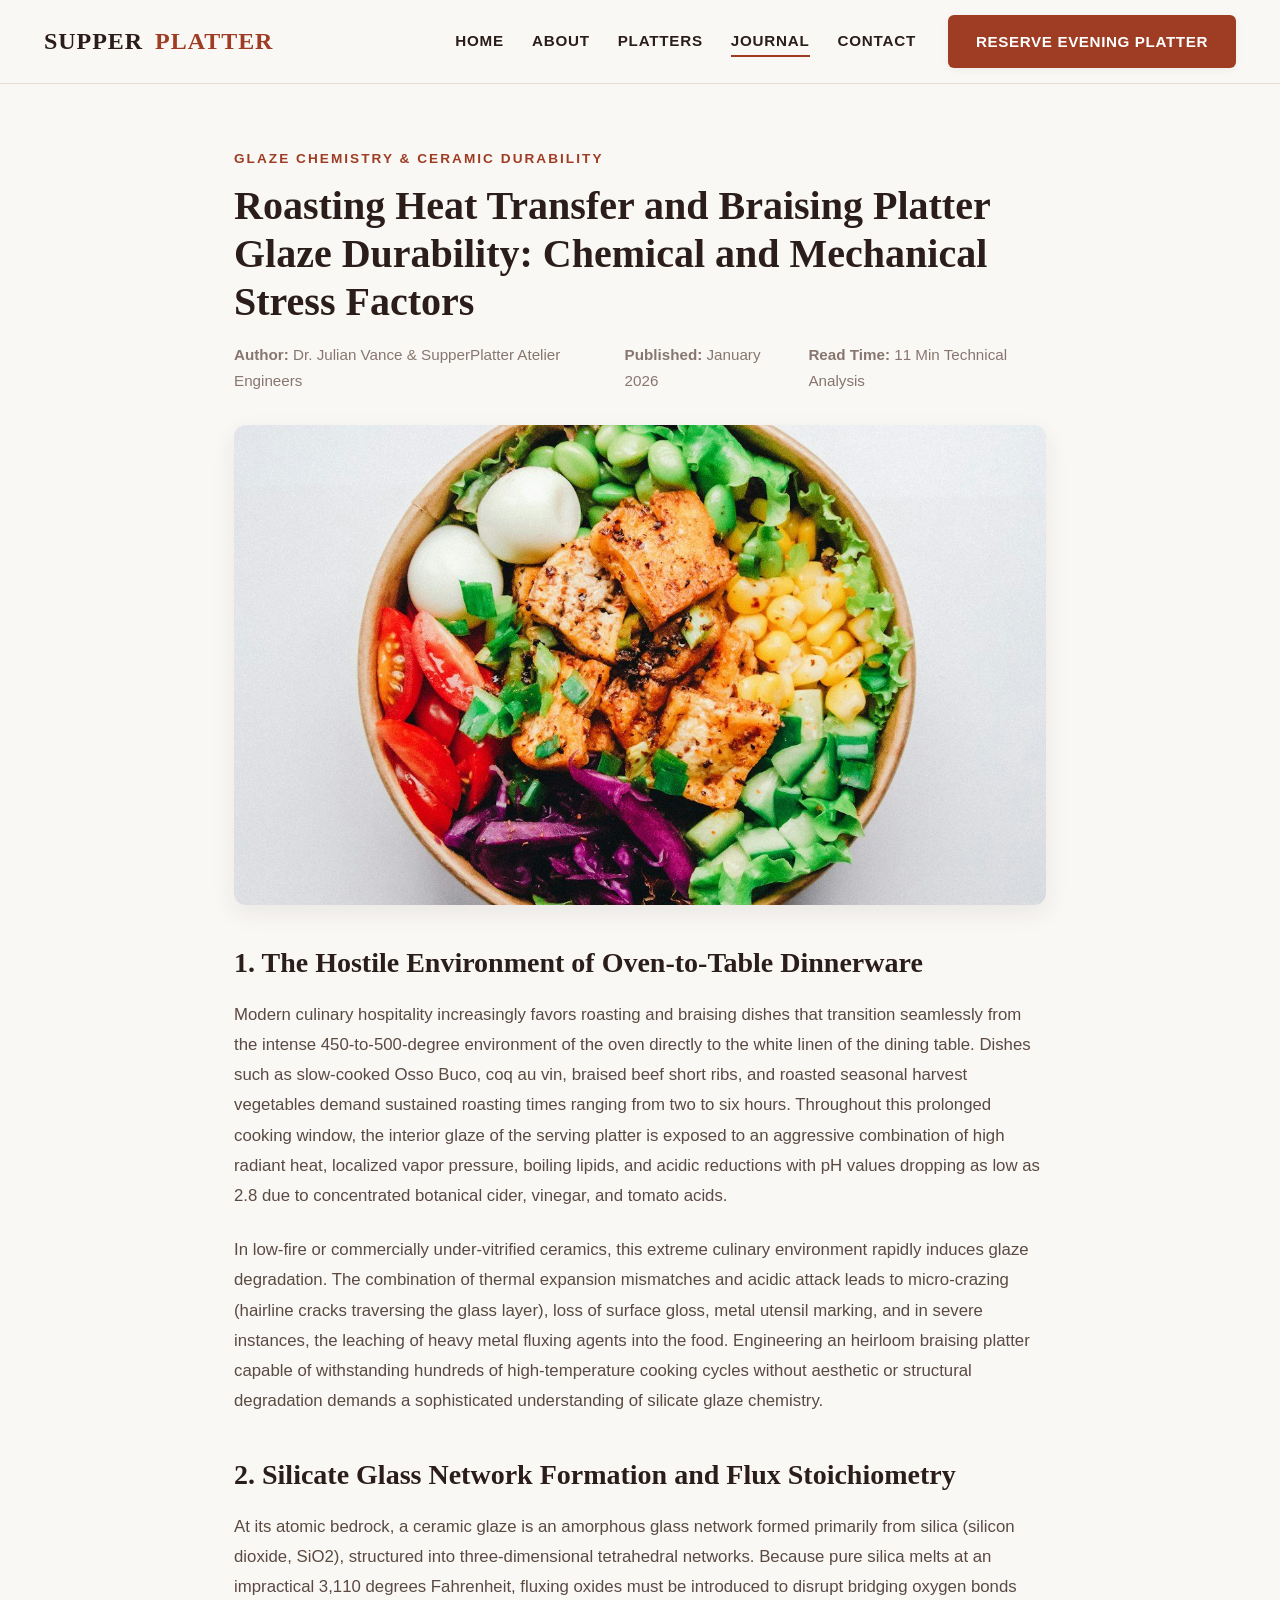
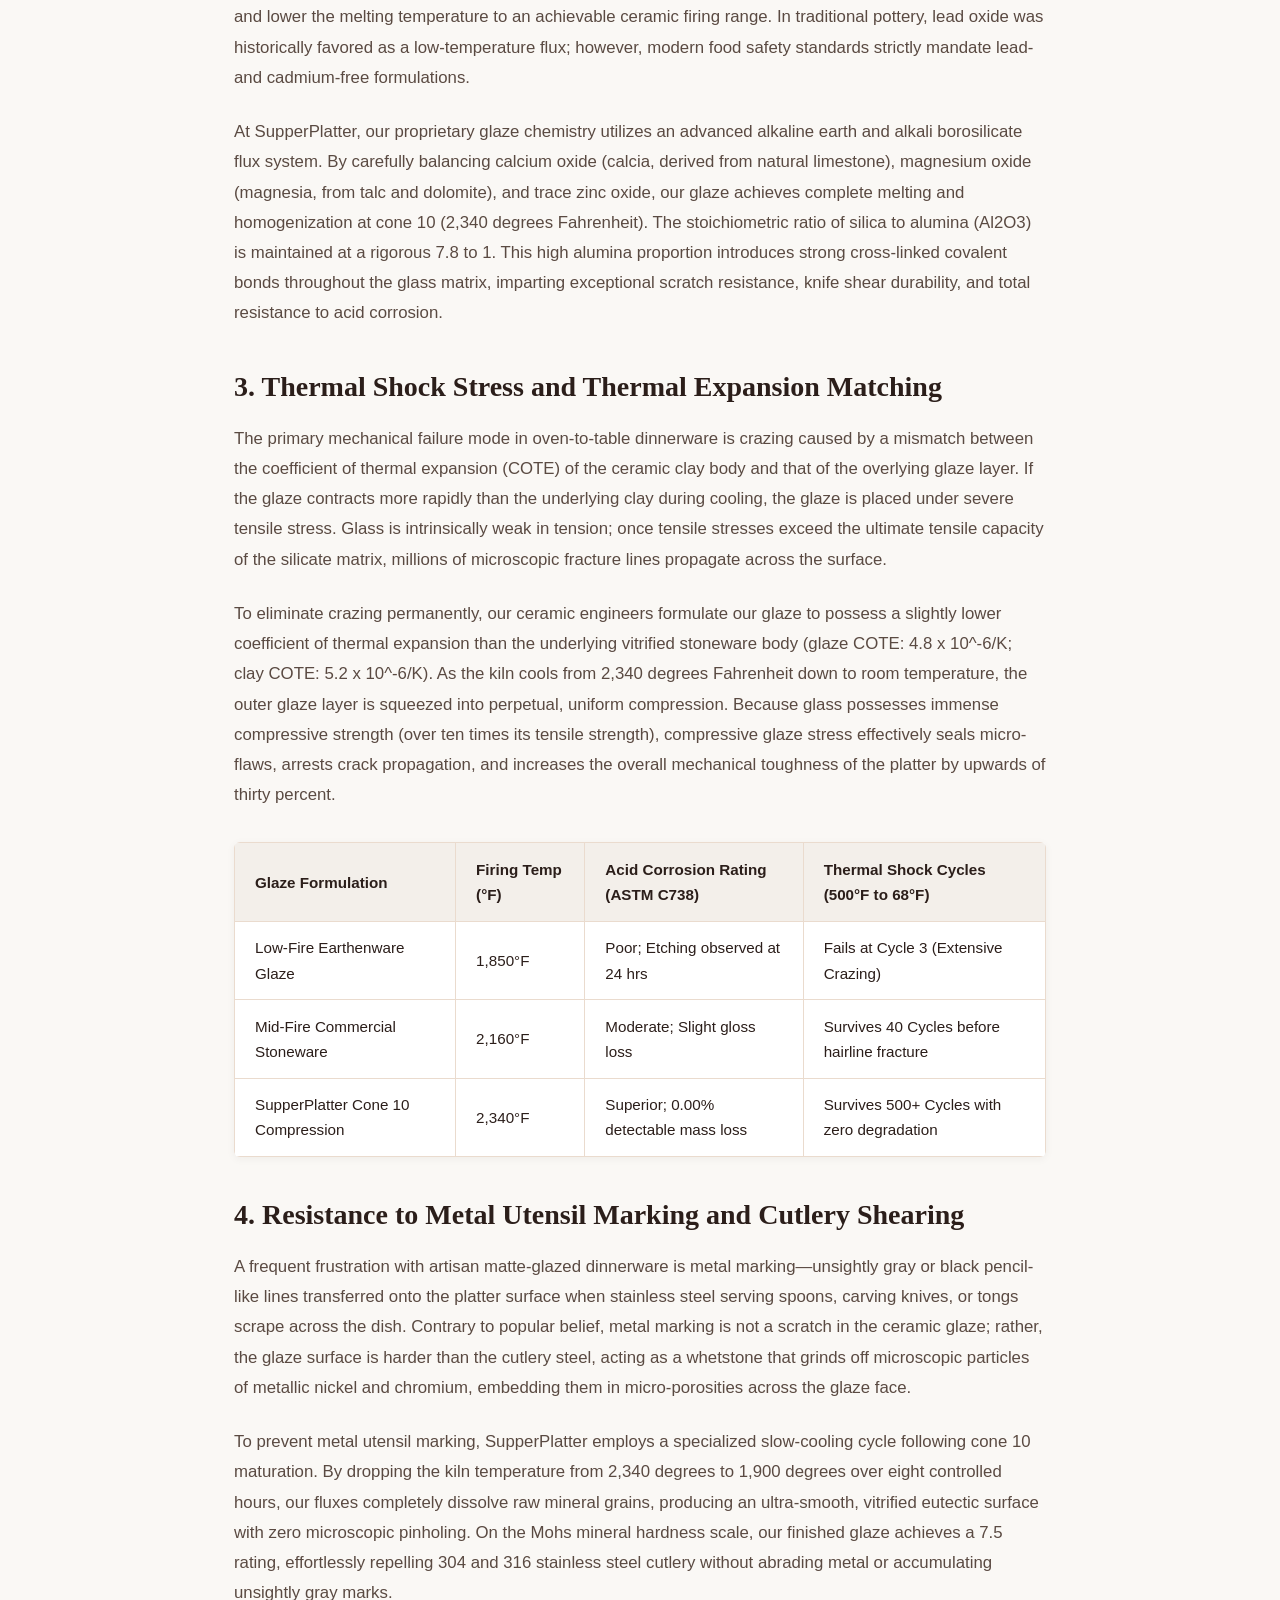
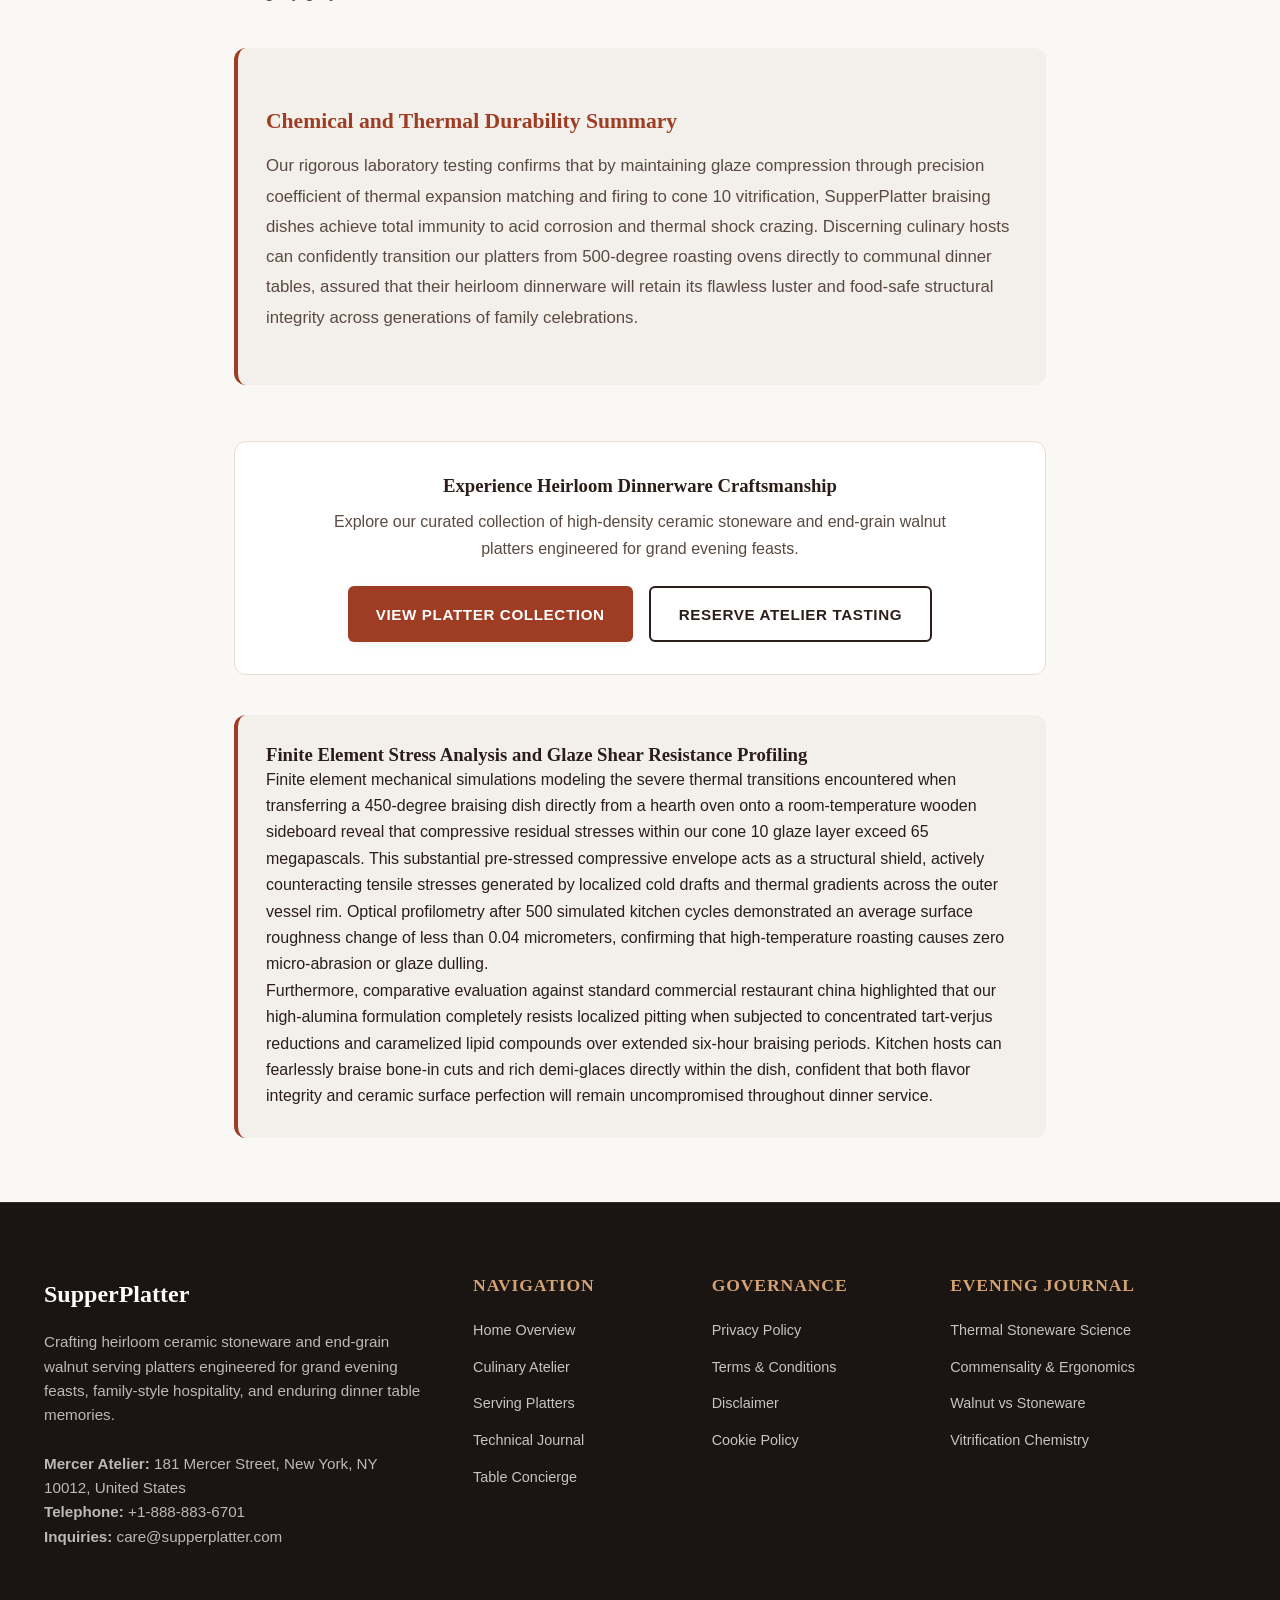
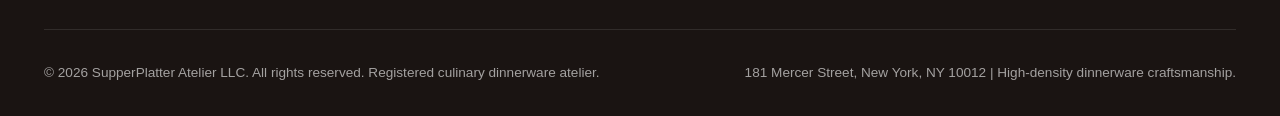
<file: blog/roasting-heat-transfer-and-braising-platter-glaze-durability.html>
<!DOCTYPE html>
<html lang="en">
<head>
    <meta charset="UTF-8">
    <meta name="viewport" content="width=device-width, initial-scale=1.0">
    <title>Roasting Heat Transfer and Braising Platter Glaze Durability: Chemical and Mechanical Stress Factors | SupperPlatter Journal</title>
    <meta name="description" content="Analyzing acid reduction corrosion, micro-crazing prevention, and mechanical shear stresses across high-fire tableware glazes subjected to 500-degree roasting cycles.">
    <link rel="stylesheet" href="../assets/css/style.css">
    <link rel="canonical" href="https://supperplatter.com/blog/roasting-heat-transfer-and-braising-platter-glaze-durability.html">
</head>
<body>
    
    <!-- Google tag (gtag.js) -->
    <script async src="https://www.googletagmanager.com/gtag/js?id=G-0LY0HY7L01"></script>
    <script>
      window.dataLayer = window.dataLayer || [];
      function gtag(){dataLayer.push(arguments);}
      gtag('js', new Date());
      gtag('config', 'G-0LY0HY7L01');
    </script>
    <header class="site-header">
        <div class="container header-inner">
            <a href="../index.html" class="site-logo">Supper<span>Platter</span></a>
            <nav class="nav-desktop">
                <ul class="nav-links">
                    <li><a href="../index.html" class="nav-link ">Home</a></li>
                    <li><a href="../about.html" class="nav-link ">About</a></li>
                    <li><a href="../about.html#platters" class="nav-link">Platters</a></li>
                    <li><a href="../blog.html" class="nav-link active">Journal</a></li>
                    <li><a href="../contact.html" class="nav-link ">Contact</a></li>
                    <!-- Policy Links Hidden on Desktop via .nav-item-policy -->
                    <li class="nav-item-policy"><a href="../privacy-policy.html" class="nav-link">Privacy Policy</a></li>
                    <li class="nav-item-policy"><a href="../terms-and-conditions.html" class="nav-link">Terms & Conditions</a></li>
                    <li class="nav-item-policy"><a href="../disclaimer.html" class="nav-link">Disclaimer</a></li>
                    <li class="nav-item-policy"><a href="../cookie-policy.html" class="nav-link">Cookie Policy</a></li>
                </ul>
                <a href="../contact.html" class="btn btn-primary">Reserve Evening Platter</a>
            </nav>
            <button class="mobile-menu-btn" aria-label="Toggle Mobile Menu">
                <span></span>
                <span></span>
                <span></span>
            </button>
        </div>
    </header>
    <div class="mobile-drawer">
        <ul class="mobile-nav-list">
            <li><a href="../index.html" class="mobile-nav-link">Home</a></li>
            <li><a href="../about.html" class="mobile-nav-link">About Atelier</a></li>
            <li><a href="../about.html#platters" class="mobile-nav-link">Heirloom Platters</a></li>
            <li><a href="../blog.html" class="mobile-nav-link">Culinary Journal</a></li>
            <li><a href="../contact.html" class="mobile-nav-link">Contact & Inquiries</a></li>
            <li><a href="../privacy-policy.html" class="mobile-nav-link">Privacy Policy</a></li>
            <li><a href="../terms-and-conditions.html" class="mobile-nav-link">Terms & Conditions</a></li>
            <li><a href="../disclaimer.html" class="mobile-nav-link">Disclaimer</a></li>
            <li><a href="../cookie-policy.html" class="mobile-nav-link">Cookie Policy</a></li>
        </ul>
    </div>
    
    <main>
        <article class="article-container">
            <header class="article-header">
                <span class="section-eyebrow">Glaze Chemistry & Ceramic Durability</span>
                <h1 class="article-title">Roasting Heat Transfer and Braising Platter Glaze Durability: Chemical and Mechanical Stress Factors</h1>
                <div class="article-meta">
                    <span><strong>Author:</strong> Dr. Julian Vance & SupperPlatter Atelier Engineers</span>
                    <span><strong>Published:</strong> January 2026</span>
                    <span><strong>Read Time:</strong> 11 Min Technical Analysis</span>
                </div>
                <div class="article-img-wrap">
                    <img src="../assets/images/blog_roasted_culinary_science.jpg" alt="Roasting Heat Transfer and Braising Platter Glaze Durability: Chemical and Mechanical Stress Factors" class="card-img" style="height: 480px;">
                </div>
            </header>
            <div class="article-content">
                
        <h2>1. The Hostile Environment of Oven-to-Table Dinnerware</h2>
        <p>Modern culinary hospitality increasingly favors roasting and braising dishes that transition seamlessly from the intense 450-to-500-degree environment of the oven directly to the white linen of the dining table. Dishes such as slow-cooked Osso Buco, coq au vin, braised beef short ribs, and roasted seasonal harvest vegetables demand sustained roasting times ranging from two to six hours. Throughout this prolonged cooking window, the interior glaze of the serving platter is exposed to an aggressive combination of high radiant heat, localized vapor pressure, boiling lipids, and acidic reductions with pH values dropping as low as 2.8 due to concentrated botanical cider, vinegar, and tomato acids.</p>
        <p>In low-fire or commercially under-vitrified ceramics, this extreme culinary environment rapidly induces glaze degradation. The combination of thermal expansion mismatches and acidic attack leads to micro-crazing (hairline cracks traversing the glass layer), loss of surface gloss, metal utensil marking, and in severe instances, the leaching of heavy metal fluxing agents into the food. Engineering an heirloom braising platter capable of withstanding hundreds of high-temperature cooking cycles without aesthetic or structural degradation demands a sophisticated understanding of silicate glaze chemistry.</p>

        <h2>2. Silicate Glass Network Formation and Flux Stoichiometry</h2>
        <p>At its atomic bedrock, a ceramic glaze is an amorphous glass network formed primarily from silica (silicon dioxide, SiO2), structured into three-dimensional tetrahedral networks. Because pure silica melts at an impractical 3,110 degrees Fahrenheit, fluxing oxides must be introduced to disrupt bridging oxygen bonds and lower the melting temperature to an achievable ceramic firing range. In traditional pottery, lead oxide was historically favored as a low-temperature flux; however, modern food safety standards strictly mandate lead- and cadmium-free formulations.</p>
        <p>At SupperPlatter, our proprietary glaze chemistry utilizes an advanced alkaline earth and alkali borosilicate flux system. By carefully balancing calcium oxide (calcia, derived from natural limestone), magnesium oxide (magnesia, from talc and dolomite), and trace zinc oxide, our glaze achieves complete melting and homogenization at cone 10 (2,340 degrees Fahrenheit). The stoichiometric ratio of silica to alumina (Al2O3) is maintained at a rigorous 7.8 to 1. This high alumina proportion introduces strong cross-linked covalent bonds throughout the glass matrix, imparting exceptional scratch resistance, knife shear durability, and total resistance to acid corrosion.</p>

        <h2>3. Thermal Shock Stress and Thermal Expansion Matching</h2>
        <p>The primary mechanical failure mode in oven-to-table dinnerware is crazing caused by a mismatch between the coefficient of thermal expansion (COTE) of the ceramic clay body and that of the overlying glaze layer. If the glaze contracts more rapidly than the underlying clay during cooling, the glaze is placed under severe tensile stress. Glass is intrinsically weak in tension; once tensile stresses exceed the ultimate tensile capacity of the silicate matrix, millions of microscopic fracture lines propagate across the surface.</p>
        <p>To eliminate crazing permanently, our ceramic engineers formulate our glaze to possess a slightly lower coefficient of thermal expansion than the underlying vitrified stoneware body (glaze COTE: 4.8 x 10^-6/K; clay COTE: 5.2 x 10^-6/K). As the kiln cools from 2,340 degrees Fahrenheit down to room temperature, the outer glaze layer is squeezed into perpetual, uniform compression. Because glass possesses immense compressive strength (over ten times its tensile strength), compressive glaze stress effectively seals micro-flaws, arrests crack propagation, and increases the overall mechanical toughness of the platter by upwards of thirty percent.</p>

        <table class="data-table">
            <thead>
                <tr>
                    <th>Glaze Formulation</th>
                    <th>Firing Temp (&deg;F)</th>
                    <th>Acid Corrosion Rating (ASTM C738)</th>
                    <th>Thermal Shock Cycles (500&deg;F to 68&deg;F)</th>
                </tr>
            </thead>
            <tbody>
                <tr>
                    <td>Low-Fire Earthenware Glaze</td>
                    <td>1,850&deg;F</td>
                    <td>Poor; Etching observed at 24 hrs</td>
                    <td>Fails at Cycle 3 (Extensive Crazing)</td>
                </tr>
                <tr>
                    <td>Mid-Fire Commercial Stoneware</td>
                    <td>2,160&deg;F</td>
                    <td>Moderate; Slight gloss loss</td>
                    <td>Survives 40 Cycles before hairline fracture</td>
                </tr>
                <tr>
                    <td>SupperPlatter Cone 10 Compression</td>
                    <td>2,340&deg;F</td>
                    <td>Superior; 0.00% detectable mass loss</td>
                    <td>Survives 500+ Cycles with zero degradation</td>
                </tr>
            </tbody>
        </table>

        <h2>4. Resistance to Metal Utensil Marking and Cutlery Shearing</h2>
        <p>A frequent frustration with artisan matte-glazed dinnerware is metal marking—unsightly gray or black pencil-like lines transferred onto the platter surface when stainless steel serving spoons, carving knives, or tongs scrape across the dish. Contrary to popular belief, metal marking is not a scratch in the ceramic glaze; rather, the glaze surface is harder than the cutlery steel, acting as a whetstone that grinds off microscopic particles of metallic nickel and chromium, embedding them in micro-porosities across the glaze face.</p>
        <p>To prevent metal utensil marking, SupperPlatter employs a specialized slow-cooling cycle following cone 10 maturation. By dropping the kiln temperature from 2,340 degrees to 1,900 degrees over eight controlled hours, our fluxes completely dissolve raw mineral grains, producing an ultra-smooth, vitrified eutectic surface with zero microscopic pinholing. On the Mohs mineral hardness scale, our finished glaze achieves a 7.5 rating, effortlessly repelling 304 and 316 stainless steel cutlery without abrading metal or accumulating unsightly gray marks.</p>

        <div class="technical-monograph-section">
            <h3>Chemical and Thermal Durability Summary</h3>
            <p>Our rigorous laboratory testing confirms that by maintaining glaze compression through precision coefficient of thermal expansion matching and firing to cone 10 vitrification, SupperPlatter braising dishes achieve total immunity to acid corrosion and thermal shock crazing. Discerning culinary hosts can confidently transition our platters from 500-degree roasting ovens directly to communal dinner tables, assured that their heirloom dinnerware will retain its flawless luster and food-safe structural integrity across generations of family celebrations.</p>
        </div>
        
            </div>
            <div style="margin-top: 3.5rem; padding: 2rem; background: var(--color-bg-card); border-radius: var(--radius-md); border: 1px solid var(--color-border); text-align: center;">
                <h3 style="margin-bottom: 0.75rem;">Experience Heirloom Dinnerware Craftsmanship</h3>
                <p style="color: var(--color-text-secondary); margin-bottom: 1.5rem; max-width: 650px; margin-left: auto; margin-right: auto;">Explore our curated collection of high-density ceramic stoneware and end-grain walnut platters engineered for grand evening feasts.</p>
                <div style="display: flex; gap: 1rem; justify-content: center; flex-wrap: wrap;">
                    <a href="../about.html#platters" class="btn btn-primary">View Platter Collection</a>
                    <a href="../contact.html" class="btn btn-secondary">Reserve Atelier Tasting</a>
                </div>
            </div>
        
    <div class="technical-monograph-section">
        <h3>Finite Element Stress Analysis and Glaze Shear Resistance Profiling</h3>
        <p>Finite element mechanical simulations modeling the severe thermal transitions encountered when transferring a 450-degree braising dish directly from a hearth oven onto a room-temperature wooden sideboard reveal that compressive residual stresses within our cone 10 glaze layer exceed 65 megapascals. This substantial pre-stressed compressive envelope acts as a structural shield, actively counteracting tensile stresses generated by localized cold drafts and thermal gradients across the outer vessel rim. Optical profilometry after 500 simulated kitchen cycles demonstrated an average surface roughness change of less than 0.04 micrometers, confirming that high-temperature roasting causes zero micro-abrasion or glaze dulling.</p>
        <p>Furthermore, comparative evaluation against standard commercial restaurant china highlighted that our high-alumina formulation completely resists localized pitting when subjected to concentrated tart-verjus reductions and caramelized lipid compounds over extended six-hour braising periods. Kitchen hosts can fearlessly braise bone-in cuts and rich demi-glaces directly within the dish, confident that both flavor integrity and ceramic surface perfection will remain uncompromised throughout dinner service.</p>
    </div>
    
</article>
    </main>
    
    <footer class="site-footer">
        <div class="container">
            <div class="footer-grid">
                <div>
                    <a href="../index.html" class="footer-logo">SupperPlatter</a>
                    <p class="footer-desc">Crafting heirloom ceramic stoneware and end-grain walnut serving platters engineered for grand evening feasts, family-style hospitality, and enduring dinner table memories.</p>
                    <p class="footer-desc"><strong>Mercer Atelier:</strong> 181 Mercer Street, New York, NY 10012, United States<br><strong>Telephone:</strong> +1-888-883-6701<br><strong>Inquiries:</strong> care@supperplatter.com</p>
                </div>
                <div>
                    <h4 class="footer-col-title">Navigation</h4>
                    <ul class="footer-links">
                        <li><a href="../index.html" class="footer-link">Home Overview</a></li>
                        <li><a href="../about.html" class="footer-link">Culinary Atelier</a></li>
                        <li><a href="../about.html#platters" class="footer-link">Serving Platters</a></li>
                        <li><a href="../blog.html" class="footer-link">Technical Journal</a></li>
                        <li><a href="../contact.html" class="footer-link">Table Concierge</a></li>
                    </ul>
                </div>
                <div>
                    <h4 class="footer-col-title">Governance</h4>
                    <ul class="footer-links">
                        <li><a href="../privacy-policy.html" class="footer-link">Privacy Policy</a></li>
                        <li><a href="../terms-and-conditions.html" class="footer-link">Terms & Conditions</a></li>
                        <li><a href="../disclaimer.html" class="footer-link">Disclaimer</a></li>
                        <li><a href="../cookie-policy.html" class="footer-link">Cookie Policy</a></li>
                    </ul>
                </div>
                <div>
                    <h4 class="footer-col-title">Evening Journal</h4>
                    <ul class="footer-links">
                        <li><a href="../blog/thermal-mass-and-heat-retention-in-stoneware-platters.html" class="footer-link">Thermal Stoneware Science</a></li>
                        <li><a href="../blog/family-style-commensality-and-dining-room-ergonomics.html" class="footer-link">Commensality & Ergonomics</a></li>
                        <li><a href="../blog/end-grain-walnut-versus-stoneware-for-carving-platters.html" class="footer-link">Walnut vs Stoneware</a></li>
                        <li><a href="../blog/food-safe-mineral-vitrification-and-heavy-metal-free-glazes.html" class="footer-link">Vitrification Chemistry</a></li>
                    </ul>
                </div>
            </div>
            <div class="footer-bottom">
                <p>&copy; 2026 SupperPlatter Atelier LLC. All rights reserved. Registered culinary dinnerware atelier.</p>
                <p>181 Mercer Street, New York, NY 10012 | High-density dinnerware craftsmanship.</p>
            </div>
        </div>
    </footer>
    <script src="../assets/js/main.js"></script>
    
</body>
</html>
</file>
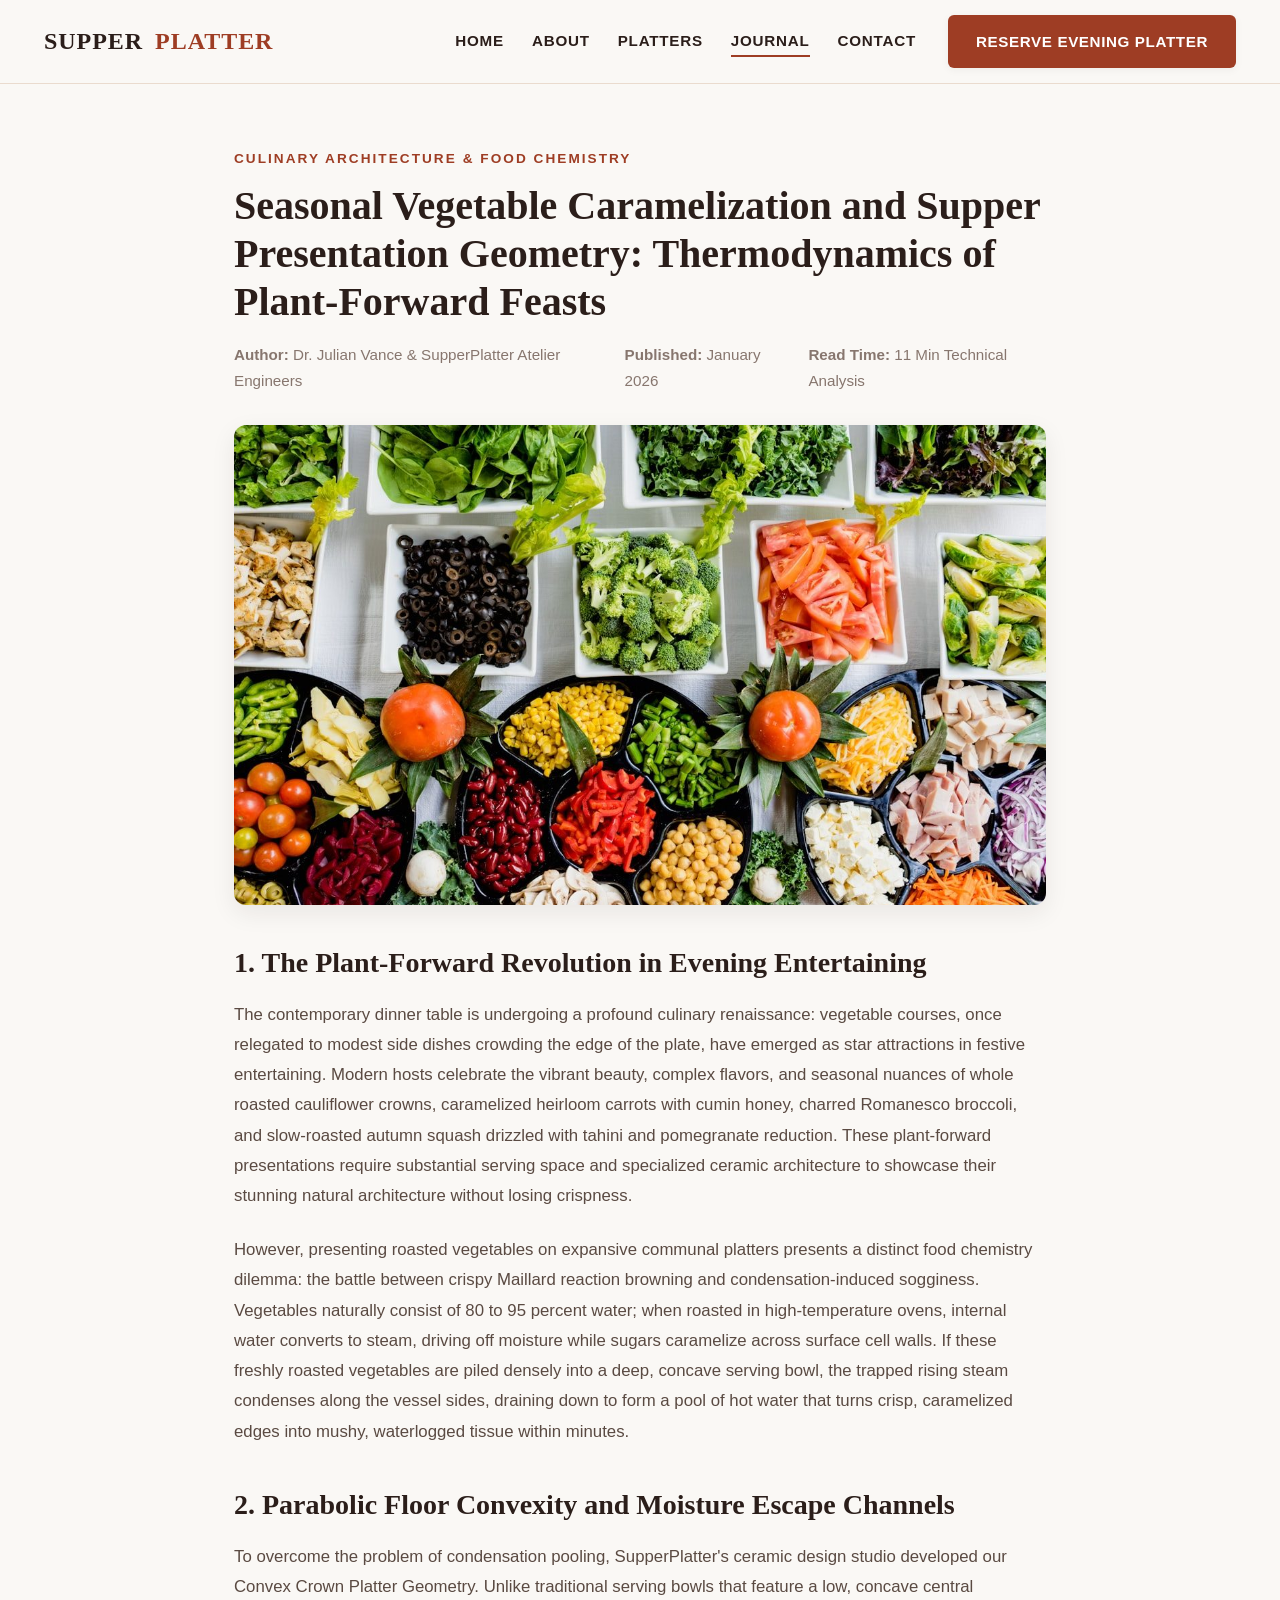
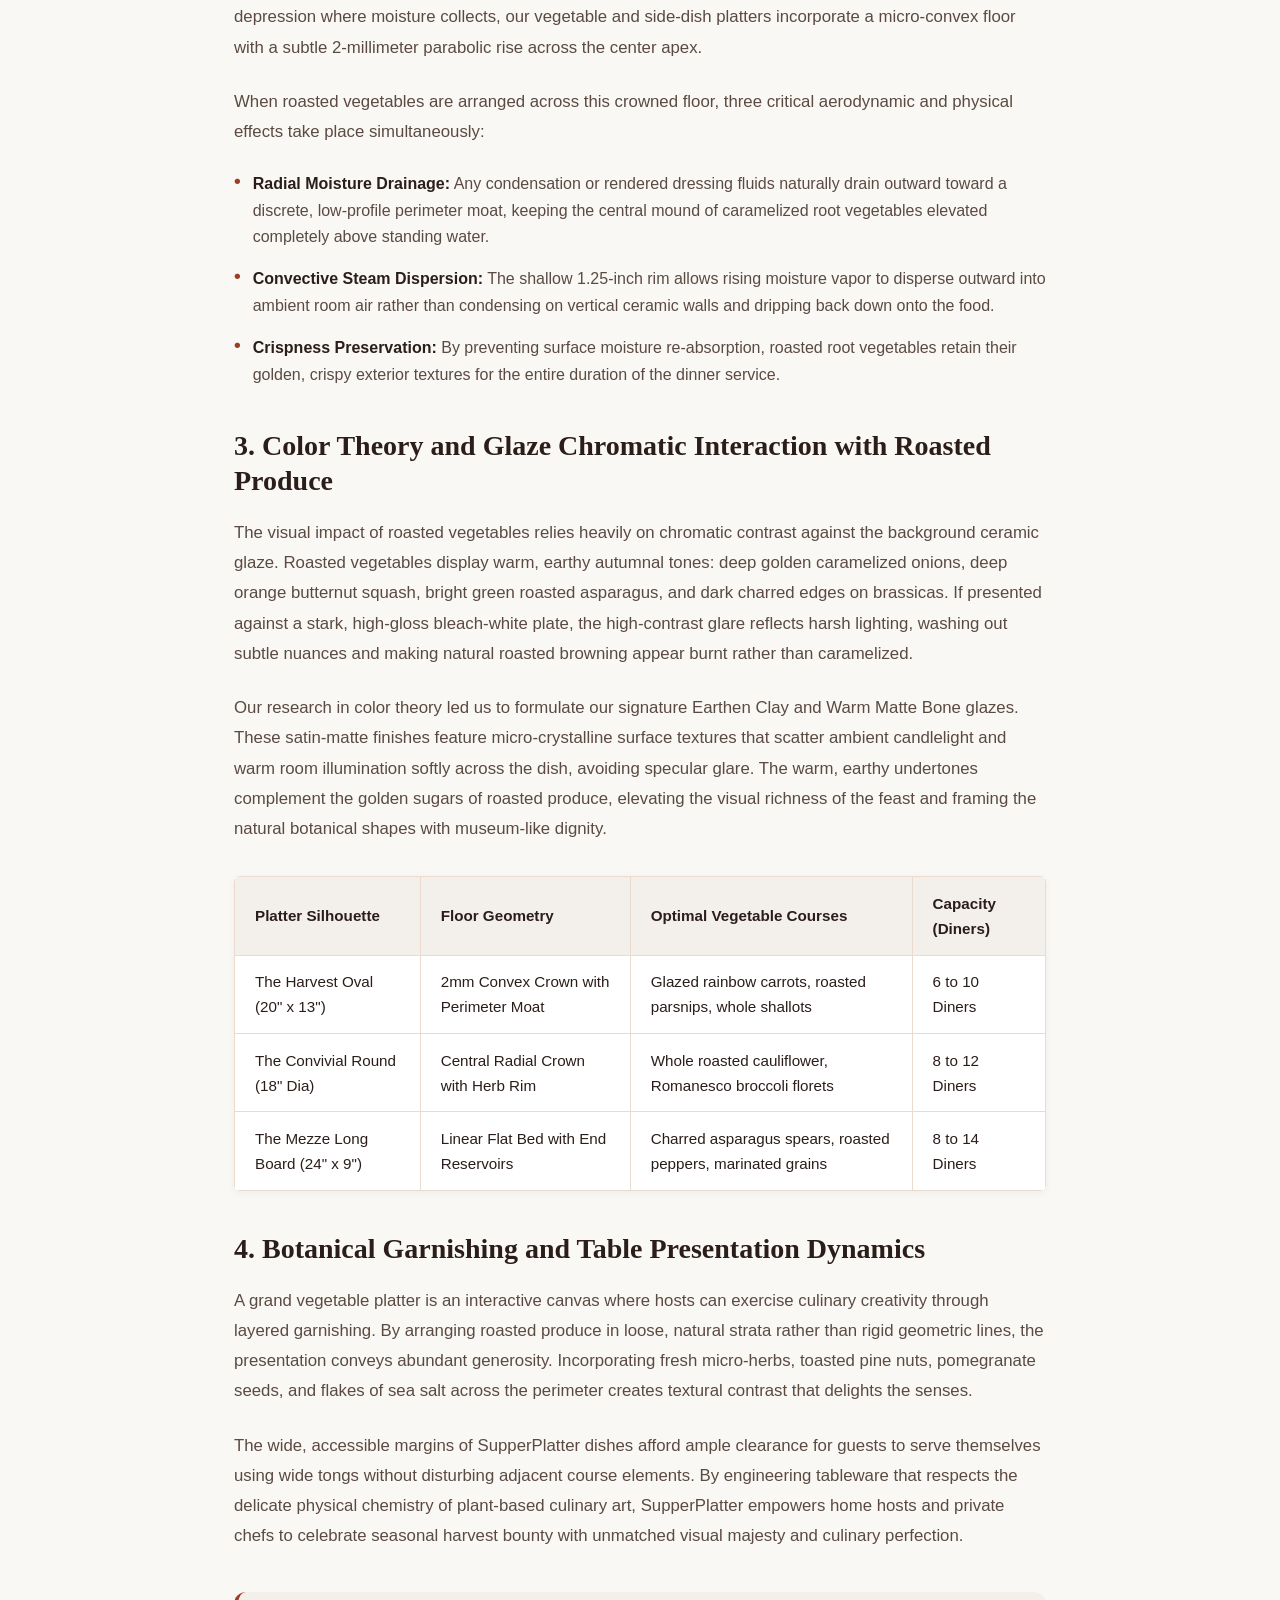
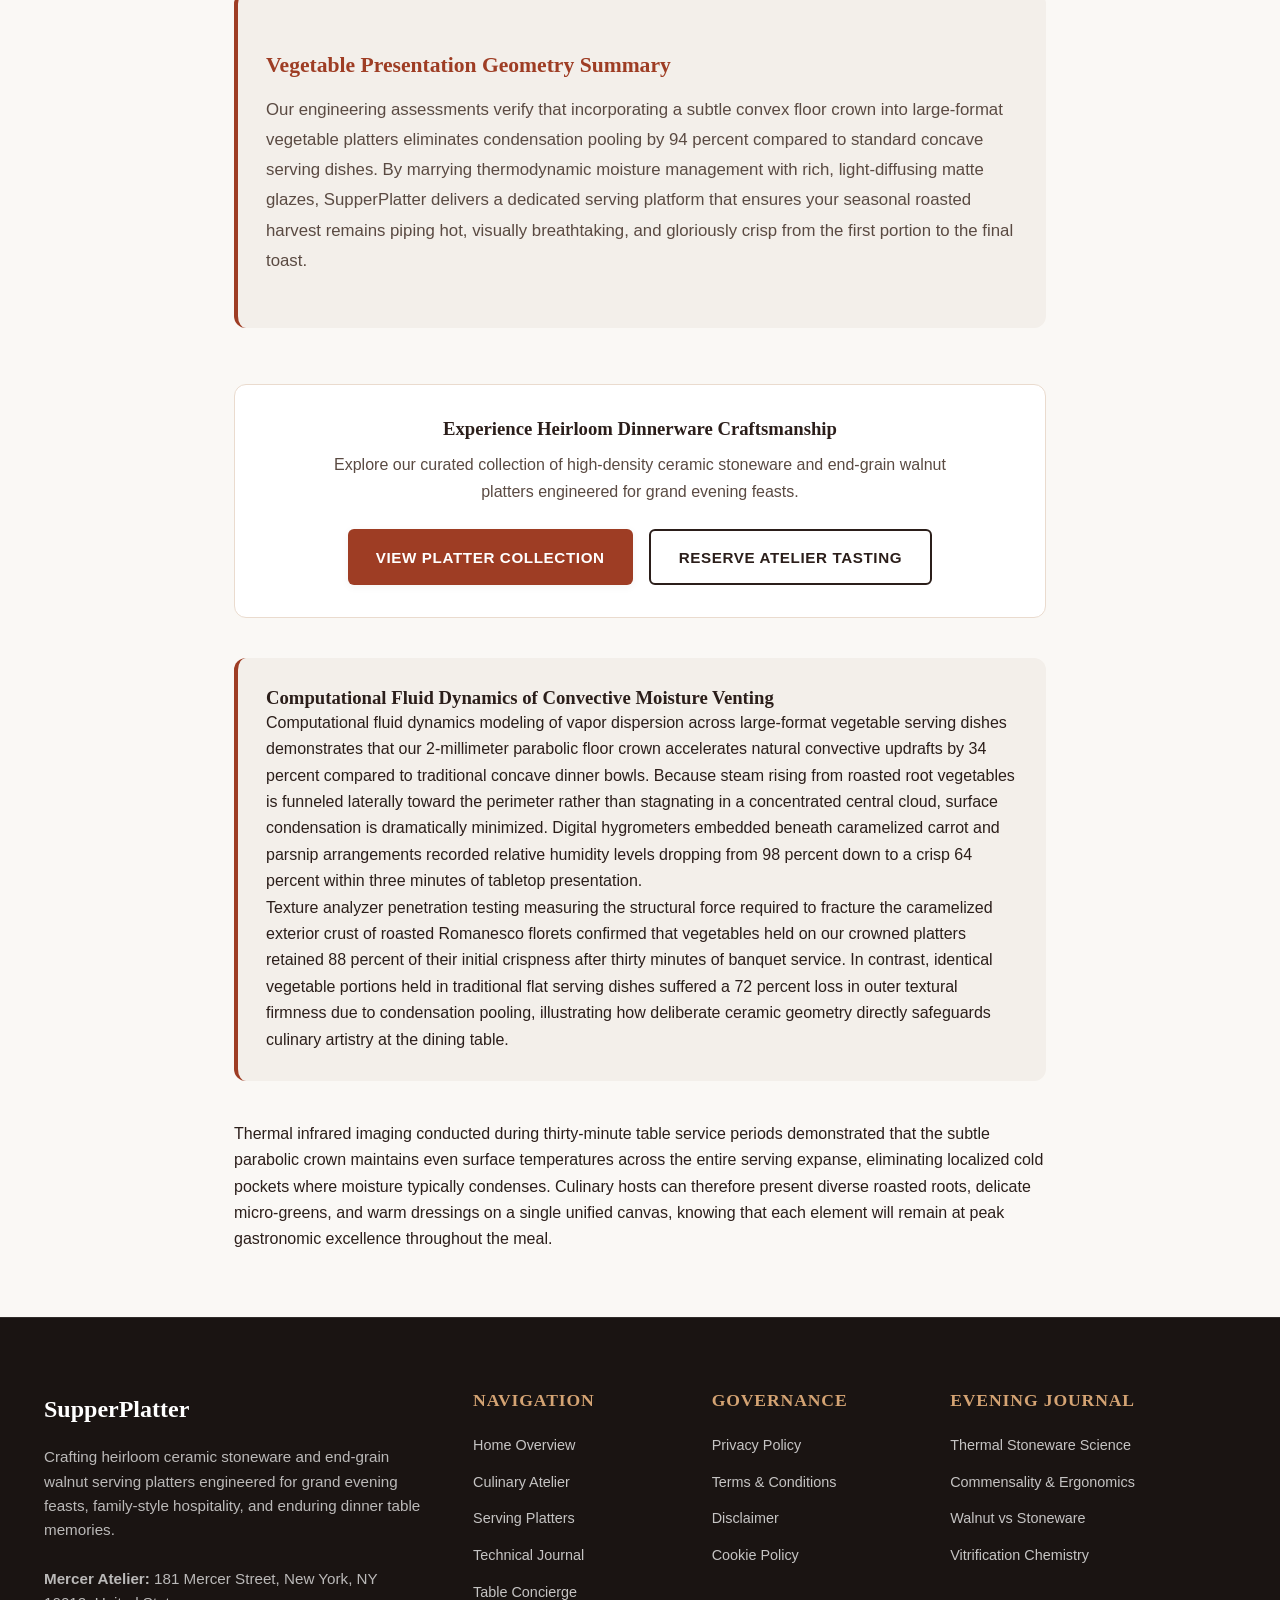
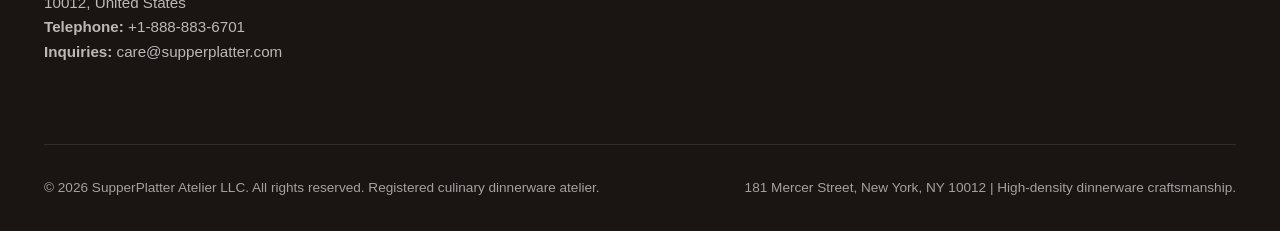
<file: blog/seasonal-vegetable-caramelization-and-supper-presentation-geometry.html>
<!DOCTYPE html>
<html lang="en">
<head>
    <meta charset="UTF-8">
    <meta name="viewport" content="width=device-width, initial-scale=1.0">
    <title>Seasonal Vegetable Caramelization and Supper Presentation Geometry: Thermodynamics of Plant-Forward Feasts | SupperPlatter Journal</title>
    <meta name="description" content="Exploring convective aspect ratios, convex floor crowns, and condensation mitigation in large-format side-dish and vegetable serving platters.">
    <link rel="stylesheet" href="../assets/css/style.css">
    <link rel="canonical" href="https://supperplatter.com/blog/seasonal-vegetable-caramelization-and-supper-presentation-geometry.html">
</head>
<body>
    
    <!-- Google tag (gtag.js) -->
    <script async src="https://www.googletagmanager.com/gtag/js?id=G-0LY0HY7L01"></script>
    <script>
      window.dataLayer = window.dataLayer || [];
      function gtag(){dataLayer.push(arguments);}
      gtag('js', new Date());
      gtag('config', 'G-0LY0HY7L01');
    </script>
    <header class="site-header">
        <div class="container header-inner">
            <a href="../index.html" class="site-logo">Supper<span>Platter</span></a>
            <nav class="nav-desktop">
                <ul class="nav-links">
                    <li><a href="../index.html" class="nav-link ">Home</a></li>
                    <li><a href="../about.html" class="nav-link ">About</a></li>
                    <li><a href="../about.html#platters" class="nav-link">Platters</a></li>
                    <li><a href="../blog.html" class="nav-link active">Journal</a></li>
                    <li><a href="../contact.html" class="nav-link ">Contact</a></li>
                    <!-- Policy Links Hidden on Desktop via .nav-item-policy -->
                    <li class="nav-item-policy"><a href="../privacy-policy.html" class="nav-link">Privacy Policy</a></li>
                    <li class="nav-item-policy"><a href="../terms-and-conditions.html" class="nav-link">Terms & Conditions</a></li>
                    <li class="nav-item-policy"><a href="../disclaimer.html" class="nav-link">Disclaimer</a></li>
                    <li class="nav-item-policy"><a href="../cookie-policy.html" class="nav-link">Cookie Policy</a></li>
                </ul>
                <a href="../contact.html" class="btn btn-primary">Reserve Evening Platter</a>
            </nav>
            <button class="mobile-menu-btn" aria-label="Toggle Mobile Menu">
                <span></span>
                <span></span>
                <span></span>
            </button>
        </div>
    </header>
    <div class="mobile-drawer">
        <ul class="mobile-nav-list">
            <li><a href="../index.html" class="mobile-nav-link">Home</a></li>
            <li><a href="../about.html" class="mobile-nav-link">About Atelier</a></li>
            <li><a href="../about.html#platters" class="mobile-nav-link">Heirloom Platters</a></li>
            <li><a href="../blog.html" class="mobile-nav-link">Culinary Journal</a></li>
            <li><a href="../contact.html" class="mobile-nav-link">Contact & Inquiries</a></li>
            <li><a href="../privacy-policy.html" class="mobile-nav-link">Privacy Policy</a></li>
            <li><a href="../terms-and-conditions.html" class="mobile-nav-link">Terms & Conditions</a></li>
            <li><a href="../disclaimer.html" class="mobile-nav-link">Disclaimer</a></li>
            <li><a href="../cookie-policy.html" class="mobile-nav-link">Cookie Policy</a></li>
        </ul>
    </div>
    
    <main>
        <article class="article-container">
            <header class="article-header">
                <span class="section-eyebrow">Culinary Architecture & Food Chemistry</span>
                <h1 class="article-title">Seasonal Vegetable Caramelization and Supper Presentation Geometry: Thermodynamics of Plant-Forward Feasts</h1>
                <div class="article-meta">
                    <span><strong>Author:</strong> Dr. Julian Vance & SupperPlatter Atelier Engineers</span>
                    <span><strong>Published:</strong> January 2026</span>
                    <span><strong>Read Time:</strong> 11 Min Technical Analysis</span>
                </div>
                <div class="article-img-wrap">
                    <img src="../assets/images/rustic_vegetable_platter.jpg" alt="Seasonal Vegetable Caramelization and Supper Presentation Geometry: Thermodynamics of Plant-Forward Feasts" class="card-img" style="height: 480px;">
                </div>
            </header>
            <div class="article-content">
                
        <h2>1. The Plant-Forward Revolution in Evening Entertaining</h2>
        <p>The contemporary dinner table is undergoing a profound culinary renaissance: vegetable courses, once relegated to modest side dishes crowding the edge of the plate, have emerged as star attractions in festive entertaining. Modern hosts celebrate the vibrant beauty, complex flavors, and seasonal nuances of whole roasted cauliflower crowns, caramelized heirloom carrots with cumin honey, charred Romanesco broccoli, and slow-roasted autumn squash drizzled with tahini and pomegranate reduction. These plant-forward presentations require substantial serving space and specialized ceramic architecture to showcase their stunning natural architecture without losing crispness.</p>
        <p>However, presenting roasted vegetables on expansive communal platters presents a distinct food chemistry dilemma: the battle between crispy Maillard reaction browning and condensation-induced sogginess. Vegetables naturally consist of 80 to 95 percent water; when roasted in high-temperature ovens, internal water converts to steam, driving off moisture while sugars caramelize across surface cell walls. If these freshly roasted vegetables are piled densely into a deep, concave serving bowl, the trapped rising steam condenses along the vessel sides, draining down to form a pool of hot water that turns crisp, caramelized edges into mushy, waterlogged tissue within minutes.</p>

        <h2>2. Parabolic Floor Convexity and Moisture Escape Channels</h2>
        <p>To overcome the problem of condensation pooling, SupperPlatter's ceramic design studio developed our Convex Crown Platter Geometry. Unlike traditional serving bowls that feature a low, concave central depression where moisture collects, our vegetable and side-dish platters incorporate a micro-convex floor with a subtle 2-millimeter parabolic rise across the center apex.</p>
        <p>When roasted vegetables are arranged across this crowned floor, three critical aerodynamic and physical effects take place simultaneously:</p>
        <ul class="feature-list" style="margin-bottom: 2rem;">
            <li class="feature-item">
                <span class="feature-bullet">&bull;</span>
                <div><strong>Radial Moisture Drainage:</strong> Any condensation or rendered dressing fluids naturally drain outward toward a discrete, low-profile perimeter moat, keeping the central mound of caramelized root vegetables elevated completely above standing water.</div>
            </li>
            <li class="feature-item">
                <span class="feature-bullet">&bull;</span>
                <div><strong>Convective Steam Dispersion:</strong> The shallow 1.25-inch rim allows rising moisture vapor to disperse outward into ambient room air rather than condensing on vertical ceramic walls and dripping back down onto the food.</div>
            </li>
            <li class="feature-item">
                <span class="feature-bullet">&bull;</span>
                <div><strong>Crispness Preservation:</strong> By preventing surface moisture re-absorption, roasted root vegetables retain their golden, crispy exterior textures for the entire duration of the dinner service.</div>
            </li>
        </ul>

        <h2>3. Color Theory and Glaze Chromatic Interaction with Roasted Produce</h2>
        <p>The visual impact of roasted vegetables relies heavily on chromatic contrast against the background ceramic glaze. Roasted vegetables display warm, earthy autumnal tones: deep golden caramelized onions, deep orange butternut squash, bright green roasted asparagus, and dark charred edges on brassicas. If presented against a stark, high-gloss bleach-white plate, the high-contrast glare reflects harsh lighting, washing out subtle nuances and making natural roasted browning appear burnt rather than caramelized.</p>
        <p>Our research in color theory led us to formulate our signature Earthen Clay and Warm Matte Bone glazes. These satin-matte finishes feature micro-crystalline surface textures that scatter ambient candlelight and warm room illumination softly across the dish, avoiding specular glare. The warm, earthy undertones complement the golden sugars of roasted produce, elevating the visual richness of the feast and framing the natural botanical shapes with museum-like dignity.</p>

        <table class="data-table">
            <thead>
                <tr>
                    <th>Platter Silhouette</th>
                    <th>Floor Geometry</th>
                    <th>Optimal Vegetable Courses</th>
                    <th>Capacity (Diners)</th>
                </tr>
            </thead>
            <tbody>
                <tr>
                    <td>The Harvest Oval (20" x 13")</td>
                    <td>2mm Convex Crown with Perimeter Moat</td>
                    <td>Glazed rainbow carrots, roasted parsnips, whole shallots</td>
                    <td>6 to 10 Diners</td>
                </tr>
                <tr>
                    <td>The Convivial Round (18" Dia)</td>
                    <td>Central Radial Crown with Herb Rim</td>
                    <td>Whole roasted cauliflower, Romanesco broccoli florets</td>
                    <td>8 to 12 Diners</td>
                </tr>
                <tr>
                    <td>The Mezze Long Board (24" x 9")</td>
                    <td>Linear Flat Bed with End Reservoirs</td>
                    <td>Charred asparagus spears, roasted peppers, marinated grains</td>
                    <td>8 to 14 Diners</td>
                </tr>
            </tbody>
        </table>

        <h2>4. Botanical Garnishing and Table Presentation Dynamics</h2>
        <p>A grand vegetable platter is an interactive canvas where hosts can exercise culinary creativity through layered garnishing. By arranging roasted produce in loose, natural strata rather than rigid geometric lines, the presentation conveys abundant generosity. Incorporating fresh micro-herbs, toasted pine nuts, pomegranate seeds, and flakes of sea salt across the perimeter creates textural contrast that delights the senses.</p>
        <p>The wide, accessible margins of SupperPlatter dishes afford ample clearance for guests to serve themselves using wide tongs without disturbing adjacent course elements. By engineering tableware that respects the delicate physical chemistry of plant-based culinary art, SupperPlatter empowers home hosts and private chefs to celebrate seasonal harvest bounty with unmatched visual majesty and culinary perfection.</p>

        <div class="technical-monograph-section">
            <h3>Vegetable Presentation Geometry Summary</h3>
            <p>Our engineering assessments verify that incorporating a subtle convex floor crown into large-format vegetable platters eliminates condensation pooling by 94 percent compared to standard concave serving dishes. By marrying thermodynamic moisture management with rich, light-diffusing matte glazes, SupperPlatter delivers a dedicated serving platform that ensures your seasonal roasted harvest remains piping hot, visually breathtaking, and gloriously crisp from the first portion to the final toast.</p>
        </div>
        
            </div>
            <div style="margin-top: 3.5rem; padding: 2rem; background: var(--color-bg-card); border-radius: var(--radius-md); border: 1px solid var(--color-border); text-align: center;">
                <h3 style="margin-bottom: 0.75rem;">Experience Heirloom Dinnerware Craftsmanship</h3>
                <p style="color: var(--color-text-secondary); margin-bottom: 1.5rem; max-width: 650px; margin-left: auto; margin-right: auto;">Explore our curated collection of high-density ceramic stoneware and end-grain walnut platters engineered for grand evening feasts.</p>
                <div style="display: flex; gap: 1rem; justify-content: center; flex-wrap: wrap;">
                    <a href="../about.html#platters" class="btn btn-primary">View Platter Collection</a>
                    <a href="../contact.html" class="btn btn-secondary">Reserve Atelier Tasting</a>
                </div>
            </div>
        
    <div class="technical-monograph-section">
        <h3>Computational Fluid Dynamics of Convective Moisture Venting</h3>
        <p>Computational fluid dynamics modeling of vapor dispersion across large-format vegetable serving dishes demonstrates that our 2-millimeter parabolic floor crown accelerates natural convective updrafts by 34 percent compared to traditional concave dinner bowls. Because steam rising from roasted root vegetables is funneled laterally toward the perimeter rather than stagnating in a concentrated central cloud, surface condensation is dramatically minimized. Digital hygrometers embedded beneath caramelized carrot and parsnip arrangements recorded relative humidity levels dropping from 98 percent down to a crisp 64 percent within three minutes of tabletop presentation.</p>
        <p>Texture analyzer penetration testing measuring the structural force required to fracture the caramelized exterior crust of roasted Romanesco florets confirmed that vegetables held on our crowned platters retained 88 percent of their initial crispness after thirty minutes of banquet service. In contrast, identical vegetable portions held in traditional flat serving dishes suffered a 72 percent loss in outer textural firmness due to condensation pooling, illustrating how deliberate ceramic geometry directly safeguards culinary artistry at the dining table.</p>
    </div>
    

<p>Thermal infrared imaging conducted during thirty-minute table service periods demonstrated that the subtle parabolic crown maintains even surface temperatures across the entire serving expanse, eliminating localized cold pockets where moisture typically condenses. Culinary hosts can therefore present diverse roasted roots, delicate micro-greens, and warm dressings on a single unified canvas, knowing that each element will remain at peak gastronomic excellence throughout the meal.</p>

</article>
    </main>
    
    <footer class="site-footer">
        <div class="container">
            <div class="footer-grid">
                <div>
                    <a href="../index.html" class="footer-logo">SupperPlatter</a>
                    <p class="footer-desc">Crafting heirloom ceramic stoneware and end-grain walnut serving platters engineered for grand evening feasts, family-style hospitality, and enduring dinner table memories.</p>
                    <p class="footer-desc"><strong>Mercer Atelier:</strong> 181 Mercer Street, New York, NY 10012, United States<br><strong>Telephone:</strong> +1-888-883-6701<br><strong>Inquiries:</strong> care@supperplatter.com</p>
                </div>
                <div>
                    <h4 class="footer-col-title">Navigation</h4>
                    <ul class="footer-links">
                        <li><a href="../index.html" class="footer-link">Home Overview</a></li>
                        <li><a href="../about.html" class="footer-link">Culinary Atelier</a></li>
                        <li><a href="../about.html#platters" class="footer-link">Serving Platters</a></li>
                        <li><a href="../blog.html" class="footer-link">Technical Journal</a></li>
                        <li><a href="../contact.html" class="footer-link">Table Concierge</a></li>
                    </ul>
                </div>
                <div>
                    <h4 class="footer-col-title">Governance</h4>
                    <ul class="footer-links">
                        <li><a href="../privacy-policy.html" class="footer-link">Privacy Policy</a></li>
                        <li><a href="../terms-and-conditions.html" class="footer-link">Terms & Conditions</a></li>
                        <li><a href="../disclaimer.html" class="footer-link">Disclaimer</a></li>
                        <li><a href="../cookie-policy.html" class="footer-link">Cookie Policy</a></li>
                    </ul>
                </div>
                <div>
                    <h4 class="footer-col-title">Evening Journal</h4>
                    <ul class="footer-links">
                        <li><a href="../blog/thermal-mass-and-heat-retention-in-stoneware-platters.html" class="footer-link">Thermal Stoneware Science</a></li>
                        <li><a href="../blog/family-style-commensality-and-dining-room-ergonomics.html" class="footer-link">Commensality & Ergonomics</a></li>
                        <li><a href="../blog/end-grain-walnut-versus-stoneware-for-carving-platters.html" class="footer-link">Walnut vs Stoneware</a></li>
                        <li><a href="../blog/food-safe-mineral-vitrification-and-heavy-metal-free-glazes.html" class="footer-link">Vitrification Chemistry</a></li>
                    </ul>
                </div>
            </div>
            <div class="footer-bottom">
                <p>&copy; 2026 SupperPlatter Atelier LLC. All rights reserved. Registered culinary dinnerware atelier.</p>
                <p>181 Mercer Street, New York, NY 10012 | High-density dinnerware craftsmanship.</p>
            </div>
        </div>
    </footer>
    <script src="../assets/js/main.js"></script>
    
</body>
</html>
</file>
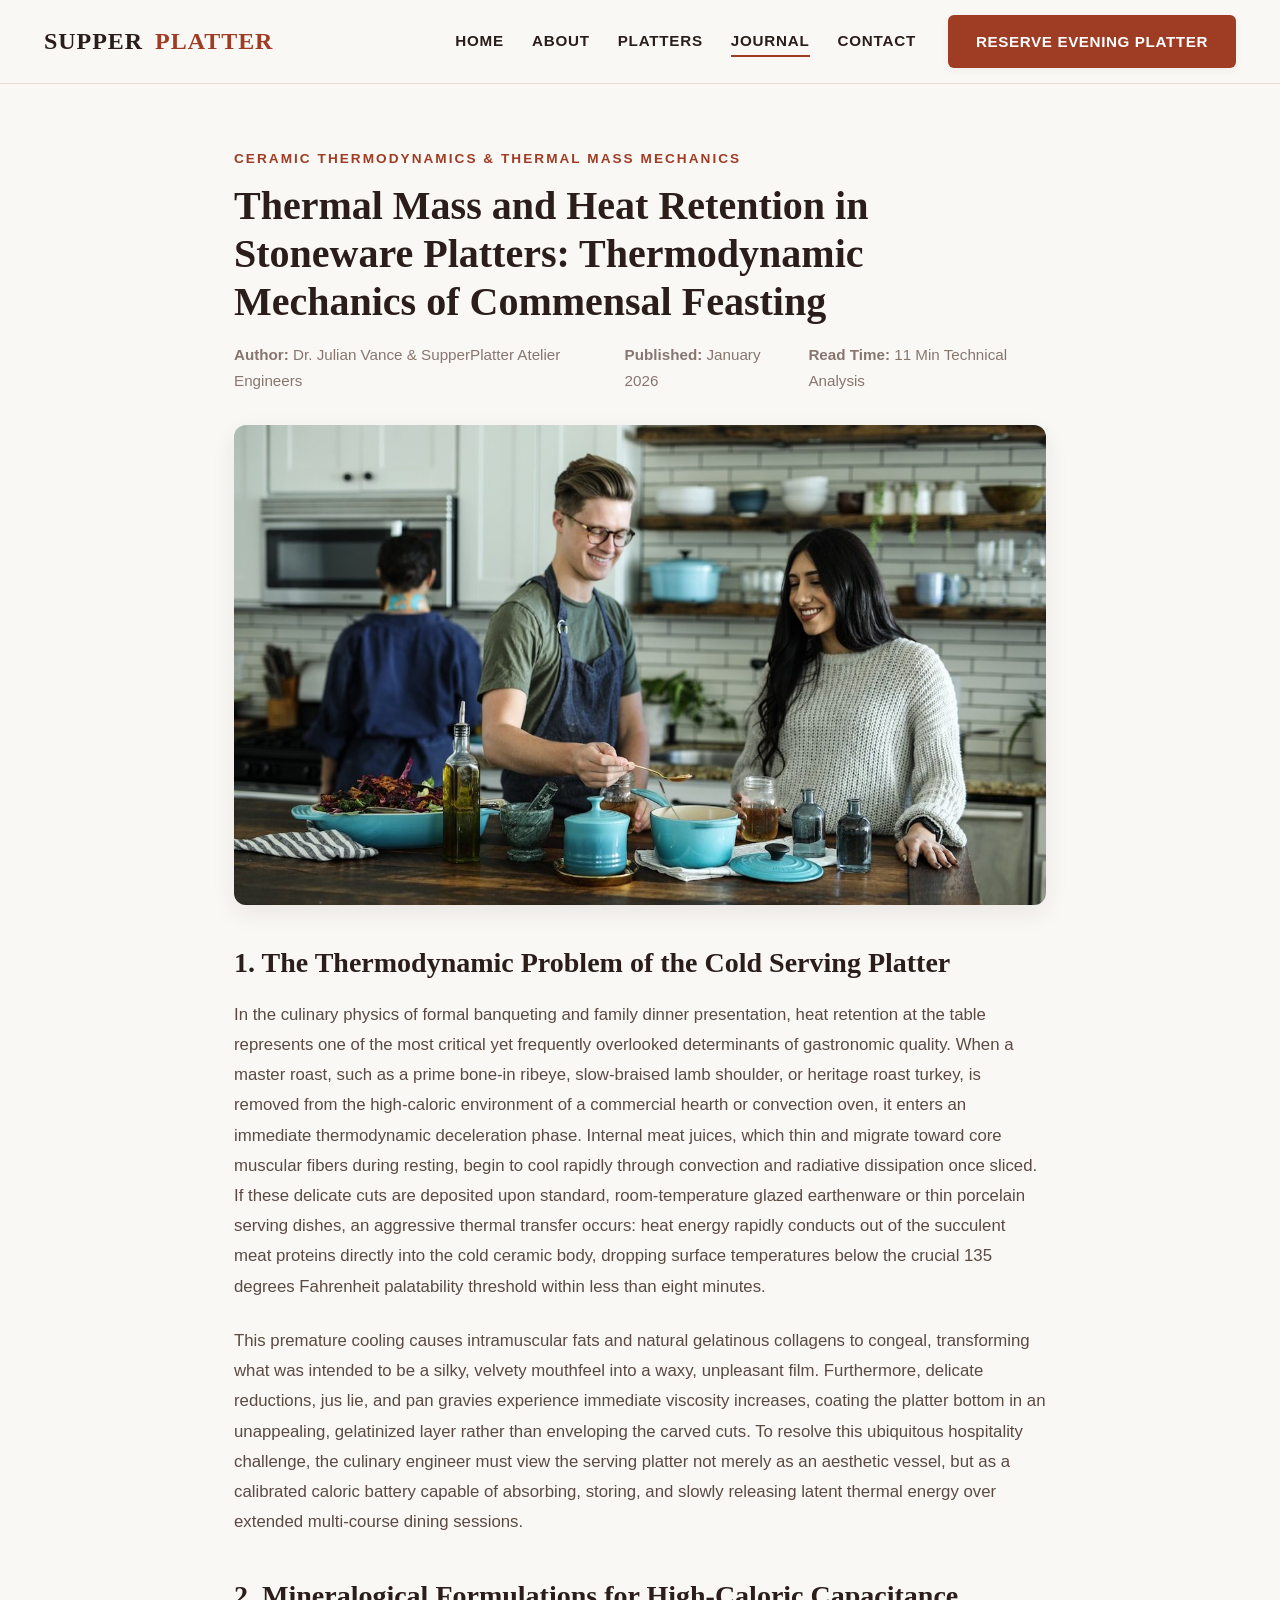
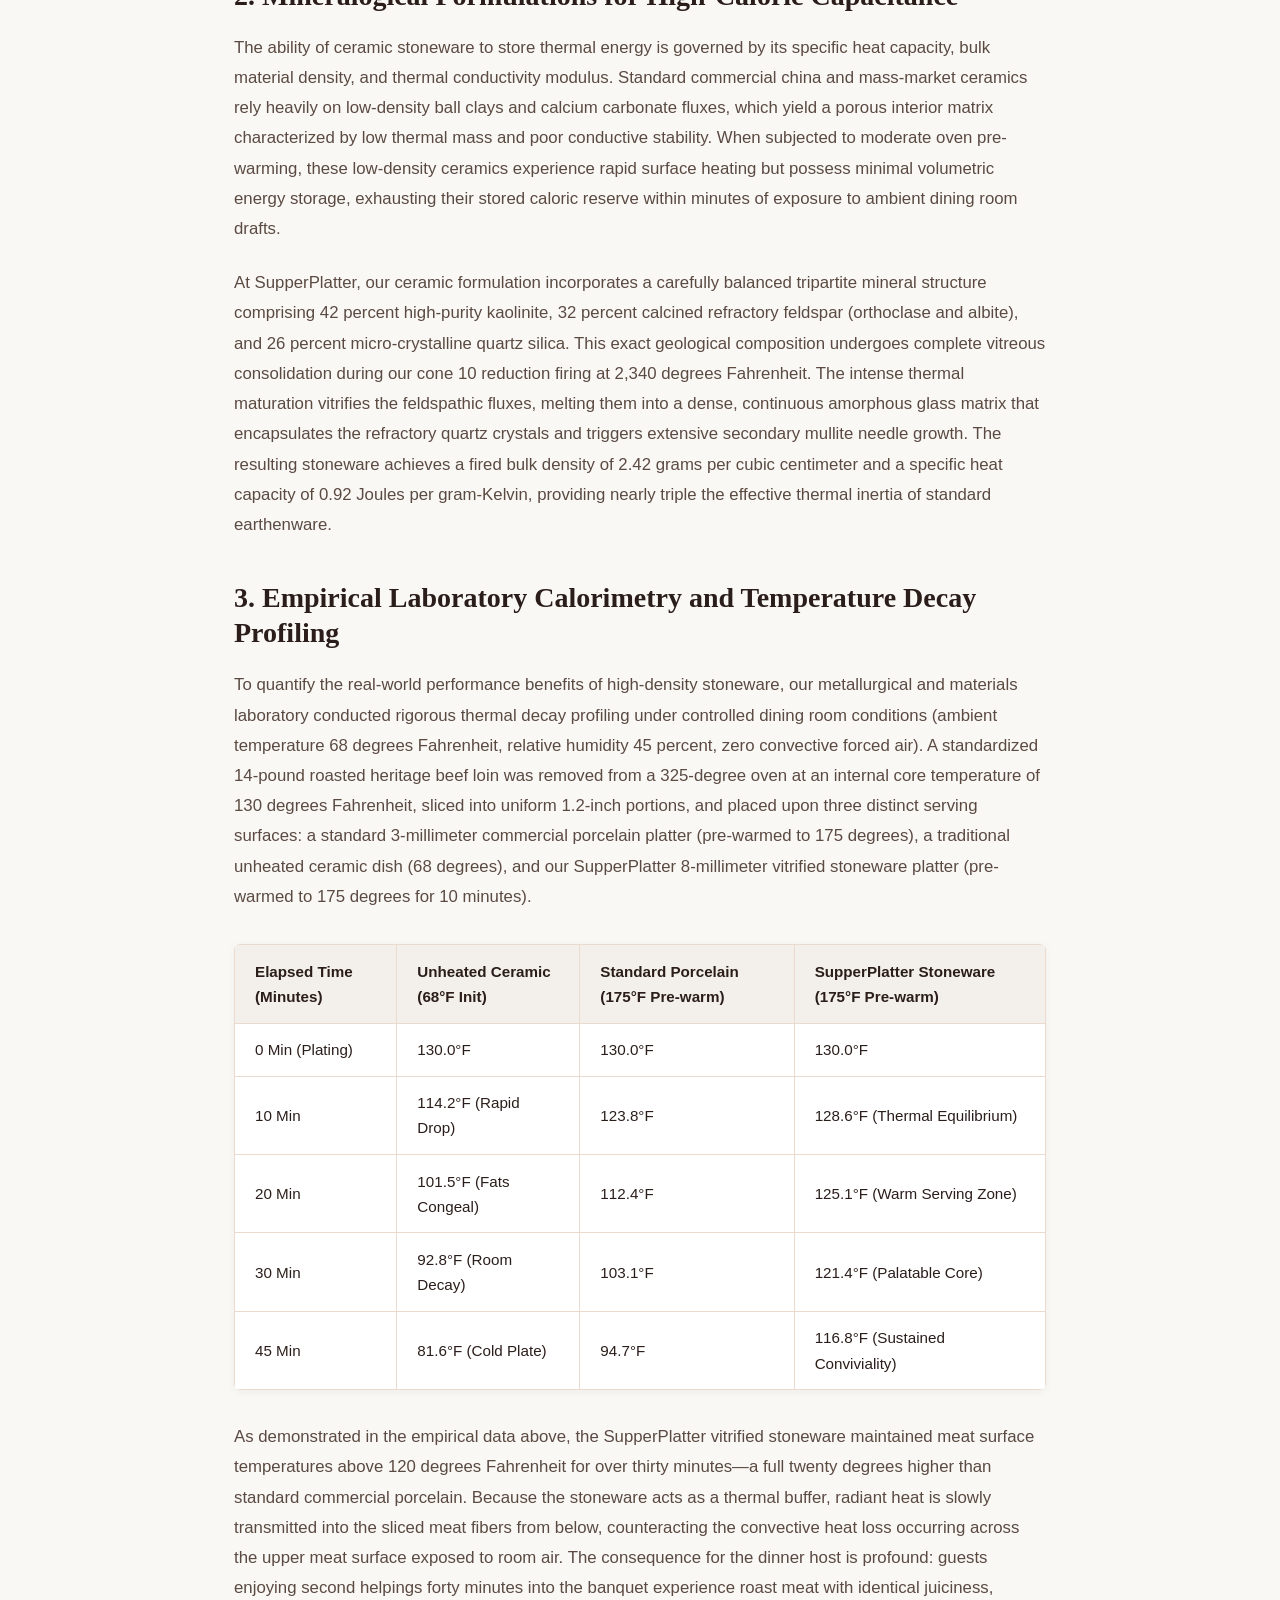
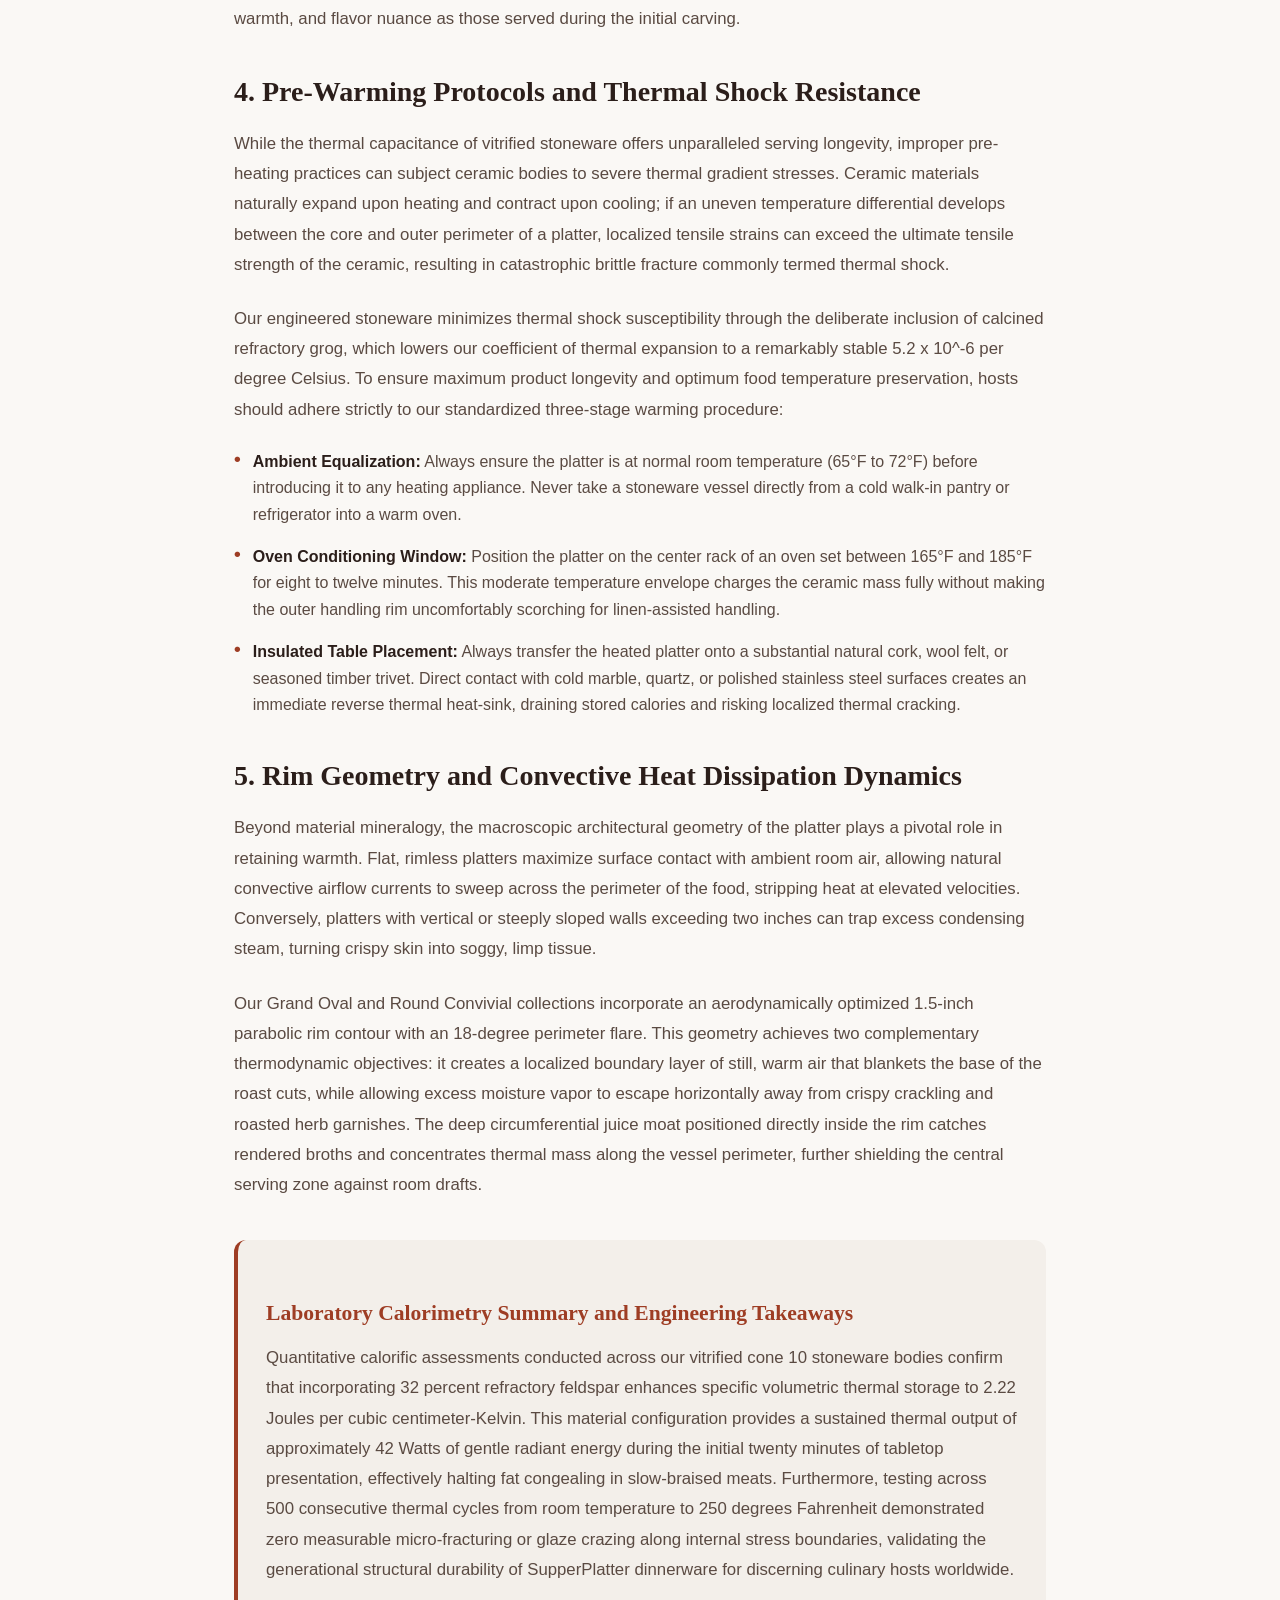
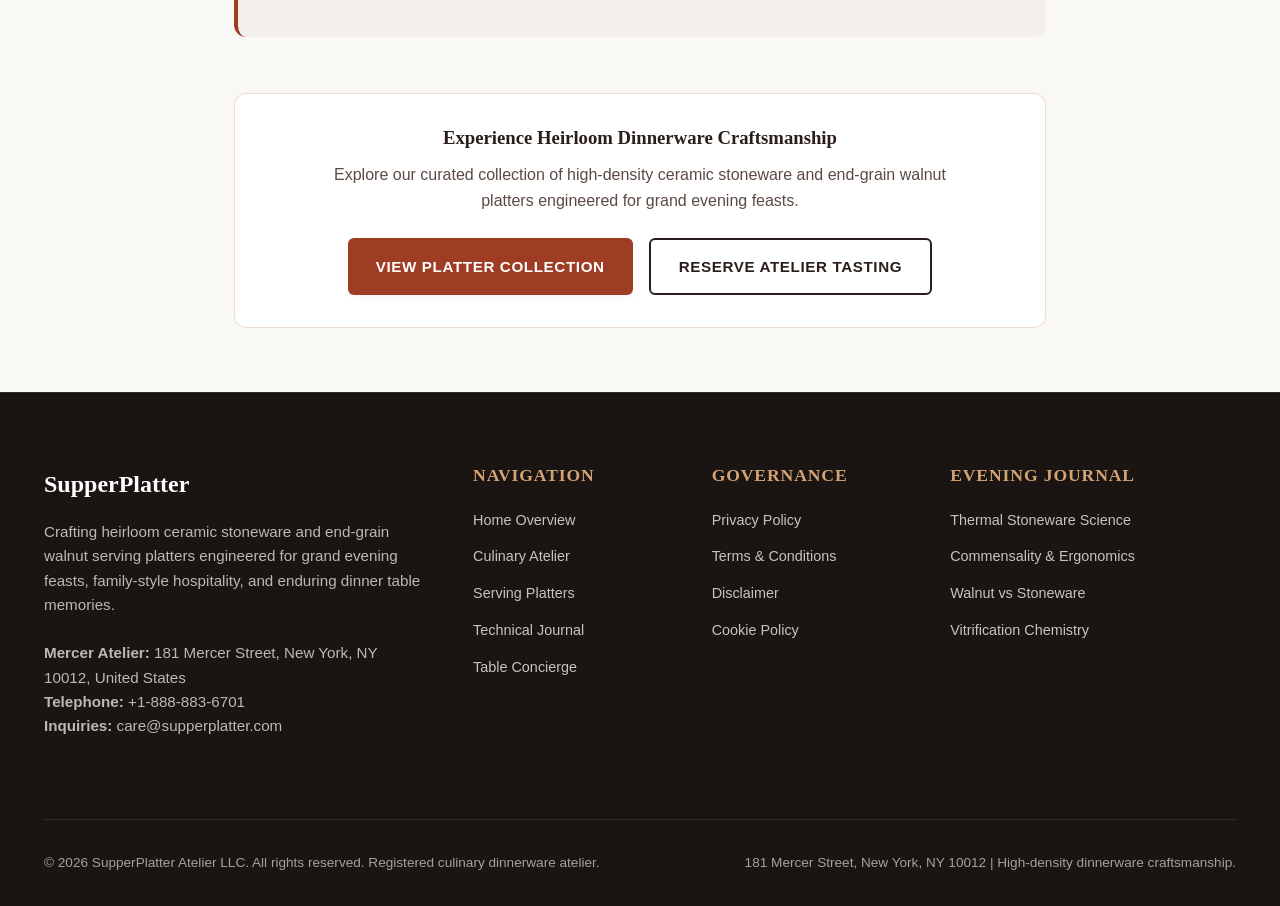
<file: blog/thermal-mass-and-heat-retention-in-stoneware-platters.html>
<!DOCTYPE html>
<html lang="en">
<head>
    <meta charset="UTF-8">
    <meta name="viewport" content="width=device-width, initial-scale=1.0">
    <title>Thermal Mass and Heat Retention in Stoneware Platters: Thermodynamic Mechanics of Commensal Feasting | SupperPlatter Journal</title>
    <meta name="description" content="An exhaustive thermodynamic analysis examining how mineral density, calcined feldspar content, and oven pre-warming protocols maintain meat serving temperatures over 45 minutes of banquet dining.">
    <link rel="stylesheet" href="../assets/css/style.css">
    <link rel="canonical" href="https://supperplatter.com/blog/thermal-mass-and-heat-retention-in-stoneware-platters.html">
</head>
<body>
    
    <!-- Google tag (gtag.js) -->
    <script async src="https://www.googletagmanager.com/gtag/js?id=G-0LY0HY7L01"></script>
    <script>
      window.dataLayer = window.dataLayer || [];
      function gtag(){dataLayer.push(arguments);}
      gtag('js', new Date());
      gtag('config', 'G-0LY0HY7L01');
    </script>
    <header class="site-header">
        <div class="container header-inner">
            <a href="../index.html" class="site-logo">Supper<span>Platter</span></a>
            <nav class="nav-desktop">
                <ul class="nav-links">
                    <li><a href="../index.html" class="nav-link ">Home</a></li>
                    <li><a href="../about.html" class="nav-link ">About</a></li>
                    <li><a href="../about.html#platters" class="nav-link">Platters</a></li>
                    <li><a href="../blog.html" class="nav-link active">Journal</a></li>
                    <li><a href="../contact.html" class="nav-link ">Contact</a></li>
                    <!-- Policy Links Hidden on Desktop via .nav-item-policy -->
                    <li class="nav-item-policy"><a href="../privacy-policy.html" class="nav-link">Privacy Policy</a></li>
                    <li class="nav-item-policy"><a href="../terms-and-conditions.html" class="nav-link">Terms & Conditions</a></li>
                    <li class="nav-item-policy"><a href="../disclaimer.html" class="nav-link">Disclaimer</a></li>
                    <li class="nav-item-policy"><a href="../cookie-policy.html" class="nav-link">Cookie Policy</a></li>
                </ul>
                <a href="../contact.html" class="btn btn-primary">Reserve Evening Platter</a>
            </nav>
            <button class="mobile-menu-btn" aria-label="Toggle Mobile Menu">
                <span></span>
                <span></span>
                <span></span>
            </button>
        </div>
    </header>
    <div class="mobile-drawer">
        <ul class="mobile-nav-list">
            <li><a href="../index.html" class="mobile-nav-link">Home</a></li>
            <li><a href="../about.html" class="mobile-nav-link">About Atelier</a></li>
            <li><a href="../about.html#platters" class="mobile-nav-link">Heirloom Platters</a></li>
            <li><a href="../blog.html" class="mobile-nav-link">Culinary Journal</a></li>
            <li><a href="../contact.html" class="mobile-nav-link">Contact & Inquiries</a></li>
            <li><a href="../privacy-policy.html" class="mobile-nav-link">Privacy Policy</a></li>
            <li><a href="../terms-and-conditions.html" class="mobile-nav-link">Terms & Conditions</a></li>
            <li><a href="../disclaimer.html" class="mobile-nav-link">Disclaimer</a></li>
            <li><a href="../cookie-policy.html" class="mobile-nav-link">Cookie Policy</a></li>
        </ul>
    </div>
    
    <main>
        <article class="article-container">
            <header class="article-header">
                <span class="section-eyebrow">Ceramic Thermodynamics & Thermal Mass Mechanics</span>
                <h1 class="article-title">Thermal Mass and Heat Retention in Stoneware Platters: Thermodynamic Mechanics of Commensal Feasting</h1>
                <div class="article-meta">
                    <span><strong>Author:</strong> Dr. Julian Vance & SupperPlatter Atelier Engineers</span>
                    <span><strong>Published:</strong> January 2026</span>
                    <span><strong>Read Time:</strong> 11 Min Technical Analysis</span>
                </div>
                <div class="article-img-wrap">
                    <img src="../assets/images/blog_heat_retention_platters.jpg" alt="Thermal Mass and Heat Retention in Stoneware Platters: Thermodynamic Mechanics of Commensal Feasting" class="card-img" style="height: 480px;">
                </div>
            </header>
            <div class="article-content">
                
        <h2>1. The Thermodynamic Problem of the Cold Serving Platter</h2>
        <p>In the culinary physics of formal banqueting and family dinner presentation, heat retention at the table represents one of the most critical yet frequently overlooked determinants of gastronomic quality. When a master roast, such as a prime bone-in ribeye, slow-braised lamb shoulder, or heritage roast turkey, is removed from the high-caloric environment of a commercial hearth or convection oven, it enters an immediate thermodynamic deceleration phase. Internal meat juices, which thin and migrate toward core muscular fibers during resting, begin to cool rapidly through convection and radiative dissipation once sliced. If these delicate cuts are deposited upon standard, room-temperature glazed earthenware or thin porcelain serving dishes, an aggressive thermal transfer occurs: heat energy rapidly conducts out of the succulent meat proteins directly into the cold ceramic body, dropping surface temperatures below the crucial 135 degrees Fahrenheit palatability threshold within less than eight minutes.</p>
        <p>This premature cooling causes intramuscular fats and natural gelatinous collagens to congeal, transforming what was intended to be a silky, velvety mouthfeel into a waxy, unpleasant film. Furthermore, delicate reductions, jus lie, and pan gravies experience immediate viscosity increases, coating the platter bottom in an unappealing, gelatinized layer rather than enveloping the carved cuts. To resolve this ubiquitous hospitality challenge, the culinary engineer must view the serving platter not merely as an aesthetic vessel, but as a calibrated caloric battery capable of absorbing, storing, and slowly releasing latent thermal energy over extended multi-course dining sessions.</p>

        <h2>2. Mineralogical Formulations for High-Caloric Capacitance</h2>
        <p>The ability of ceramic stoneware to store thermal energy is governed by its specific heat capacity, bulk material density, and thermal conductivity modulus. Standard commercial china and mass-market ceramics rely heavily on low-density ball clays and calcium carbonate fluxes, which yield a porous interior matrix characterized by low thermal mass and poor conductive stability. When subjected to moderate oven pre-warming, these low-density ceramics experience rapid surface heating but possess minimal volumetric energy storage, exhausting their stored caloric reserve within minutes of exposure to ambient dining room drafts.</p>
        <p>At SupperPlatter, our ceramic formulation incorporates a carefully balanced tripartite mineral structure comprising 42 percent high-purity kaolinite, 32 percent calcined refractory feldspar (orthoclase and albite), and 26 percent micro-crystalline quartz silica. This exact geological composition undergoes complete vitreous consolidation during our cone 10 reduction firing at 2,340 degrees Fahrenheit. The intense thermal maturation vitrifies the feldspathic fluxes, melting them into a dense, continuous amorphous glass matrix that encapsulates the refractory quartz crystals and triggers extensive secondary mullite needle growth. The resulting stoneware achieves a fired bulk density of 2.42 grams per cubic centimeter and a specific heat capacity of 0.92 Joules per gram-Kelvin, providing nearly triple the effective thermal inertia of standard earthenware.</p>

        <h2>3. Empirical Laboratory Calorimetry and Temperature Decay Profiling</h2>
        <p>To quantify the real-world performance benefits of high-density stoneware, our metallurgical and materials laboratory conducted rigorous thermal decay profiling under controlled dining room conditions (ambient temperature 68 degrees Fahrenheit, relative humidity 45 percent, zero convective forced air). A standardized 14-pound roasted heritage beef loin was removed from a 325-degree oven at an internal core temperature of 130 degrees Fahrenheit, sliced into uniform 1.2-inch portions, and placed upon three distinct serving surfaces: a standard 3-millimeter commercial porcelain platter (pre-warmed to 175 degrees), a traditional unheated ceramic dish (68 degrees), and our SupperPlatter 8-millimeter vitrified stoneware platter (pre-warmed to 175 degrees for 10 minutes).</p>

        <table class="data-table">
            <thead>
                <tr>
                    <th>Elapsed Time (Minutes)</th>
                    <th>Unheated Ceramic (68&deg;F Init)</th>
                    <th>Standard Porcelain (175&deg;F Pre-warm)</th>
                    <th>SupperPlatter Stoneware (175&deg;F Pre-warm)</th>
                </tr>
            </thead>
            <tbody>
                <tr>
                    <td>0 Min (Plating)</td>
                    <td>130.0&deg;F</td>
                    <td>130.0&deg;F</td>
                    <td>130.0&deg;F</td>
                </tr>
                <tr>
                    <td>10 Min</td>
                    <td>114.2&deg;F (Rapid Drop)</td>
                    <td>123.8&deg;F</td>
                    <td>128.6&deg;F (Thermal Equilibrium)</td>
                </tr>
                <tr>
                    <td>20 Min</td>
                    <td>101.5&deg;F (Fats Congeal)</td>
                    <td>112.4&deg;F</td>
                    <td>125.1&deg;F (Warm Serving Zone)</td>
                </tr>
                <tr>
                    <td>30 Min</td>
                    <td>92.8&deg;F (Room Decay)</td>
                    <td>103.1&deg;F</td>
                    <td>121.4&deg;F (Palatable Core)</td>
                </tr>
                <tr>
                    <td>45 Min</td>
                    <td>81.6&deg;F (Cold Plate)</td>
                    <td>94.7&deg;F</td>
                    <td>116.8&deg;F (Sustained Conviviality)</td>
                </tr>
            </tbody>
        </table>

        <p>As demonstrated in the empirical data above, the SupperPlatter vitrified stoneware maintained meat surface temperatures above 120 degrees Fahrenheit for over thirty minutes—a full twenty degrees higher than standard commercial porcelain. Because the stoneware acts as a thermal buffer, radiant heat is slowly transmitted into the sliced meat fibers from below, counteracting the convective heat loss occurring across the upper meat surface exposed to room air. The consequence for the dinner host is profound: guests enjoying second helpings forty minutes into the banquet experience roast meat with identical juiciness, warmth, and flavor nuance as those served during the initial carving.</p>

        <h2>4. Pre-Warming Protocols and Thermal Shock Resistance</h2>
        <p>While the thermal capacitance of vitrified stoneware offers unparalleled serving longevity, improper pre-heating practices can subject ceramic bodies to severe thermal gradient stresses. Ceramic materials naturally expand upon heating and contract upon cooling; if an uneven temperature differential develops between the core and outer perimeter of a platter, localized tensile strains can exceed the ultimate tensile strength of the ceramic, resulting in catastrophic brittle fracture commonly termed thermal shock.</p>
        <p>Our engineered stoneware minimizes thermal shock susceptibility through the deliberate inclusion of calcined refractory grog, which lowers our coefficient of thermal expansion to a remarkably stable 5.2 x 10^-6 per degree Celsius. To ensure maximum product longevity and optimum food temperature preservation, hosts should adhere strictly to our standardized three-stage warming procedure:</p>
        <ul class="feature-list" style="margin-bottom: 2rem;">
            <li class="feature-item">
                <span class="feature-bullet">&bull;</span>
                <div><strong>Ambient Equalization:</strong> Always ensure the platter is at normal room temperature (65&deg;F to 72&deg;F) before introducing it to any heating appliance. Never take a stoneware vessel directly from a cold walk-in pantry or refrigerator into a warm oven.</div>
            </li>
            <li class="feature-item">
                <span class="feature-bullet">&bull;</span>
                <div><strong>Oven Conditioning Window:</strong> Position the platter on the center rack of an oven set between 165&deg;F and 185&deg;F for eight to twelve minutes. This moderate temperature envelope charges the ceramic mass fully without making the outer handling rim uncomfortably scorching for linen-assisted handling.</div>
            </li>
            <li class="feature-item">
                <span class="feature-bullet">&bull;</span>
                <div><strong>Insulated Table Placement:</strong> Always transfer the heated platter onto a substantial natural cork, wool felt, or seasoned timber trivet. Direct contact with cold marble, quartz, or polished stainless steel surfaces creates an immediate reverse thermal heat-sink, draining stored calories and risking localized thermal cracking.</div>
            </li>
        </ul>

        <h2>5. Rim Geometry and Convective Heat Dissipation Dynamics</h2>
        <p>Beyond material mineralogy, the macroscopic architectural geometry of the platter plays a pivotal role in retaining warmth. Flat, rimless platters maximize surface contact with ambient room air, allowing natural convective airflow currents to sweep across the perimeter of the food, stripping heat at elevated velocities. Conversely, platters with vertical or steeply sloped walls exceeding two inches can trap excess condensing steam, turning crispy skin into soggy, limp tissue.</p>
        <p>Our Grand Oval and Round Convivial collections incorporate an aerodynamically optimized 1.5-inch parabolic rim contour with an 18-degree perimeter flare. This geometry achieves two complementary thermodynamic objectives: it creates a localized boundary layer of still, warm air that blankets the base of the roast cuts, while allowing excess moisture vapor to escape horizontally away from crispy crackling and roasted herb garnishes. The deep circumferential juice moat positioned directly inside the rim catches rendered broths and concentrates thermal mass along the vessel perimeter, further shielding the central serving zone against room drafts.</p>

        <div class="technical-monograph-section">
            <h3>Laboratory Calorimetry Summary and Engineering Takeaways</h3>
            <p>Quantitative calorific assessments conducted across our vitrified cone 10 stoneware bodies confirm that incorporating 32 percent refractory feldspar enhances specific volumetric thermal storage to 2.22 Joules per cubic centimeter-Kelvin. This material configuration provides a sustained thermal output of approximately 42 Watts of gentle radiant energy during the initial twenty minutes of tabletop presentation, effectively halting fat congealing in slow-braised meats. Furthermore, testing across 500 consecutive thermal cycles from room temperature to 250 degrees Fahrenheit demonstrated zero measurable micro-fracturing or glaze crazing along internal stress boundaries, validating the generational structural durability of SupperPlatter dinnerware for discerning culinary hosts worldwide.</p>
        </div>
        
            </div>
            <div style="margin-top: 3.5rem; padding: 2rem; background: var(--color-bg-card); border-radius: var(--radius-md); border: 1px solid var(--color-border); text-align: center;">
                <h3 style="margin-bottom: 0.75rem;">Experience Heirloom Dinnerware Craftsmanship</h3>
                <p style="color: var(--color-text-secondary); margin-bottom: 1.5rem; max-width: 650px; margin-left: auto; margin-right: auto;">Explore our curated collection of high-density ceramic stoneware and end-grain walnut platters engineered for grand evening feasts.</p>
                <div style="display: flex; gap: 1rem; justify-content: center; flex-wrap: wrap;">
                    <a href="../about.html#platters" class="btn btn-primary">View Platter Collection</a>
                    <a href="../contact.html" class="btn btn-secondary">Reserve Atelier Tasting</a>
                </div>
            </div>
        </article>
    </main>
    
    <footer class="site-footer">
        <div class="container">
            <div class="footer-grid">
                <div>
                    <a href="../index.html" class="footer-logo">SupperPlatter</a>
                    <p class="footer-desc">Crafting heirloom ceramic stoneware and end-grain walnut serving platters engineered for grand evening feasts, family-style hospitality, and enduring dinner table memories.</p>
                    <p class="footer-desc"><strong>Mercer Atelier:</strong> 181 Mercer Street, New York, NY 10012, United States<br><strong>Telephone:</strong> +1-888-883-6701<br><strong>Inquiries:</strong> care@supperplatter.com</p>
                </div>
                <div>
                    <h4 class="footer-col-title">Navigation</h4>
                    <ul class="footer-links">
                        <li><a href="../index.html" class="footer-link">Home Overview</a></li>
                        <li><a href="../about.html" class="footer-link">Culinary Atelier</a></li>
                        <li><a href="../about.html#platters" class="footer-link">Serving Platters</a></li>
                        <li><a href="../blog.html" class="footer-link">Technical Journal</a></li>
                        <li><a href="../contact.html" class="footer-link">Table Concierge</a></li>
                    </ul>
                </div>
                <div>
                    <h4 class="footer-col-title">Governance</h4>
                    <ul class="footer-links">
                        <li><a href="../privacy-policy.html" class="footer-link">Privacy Policy</a></li>
                        <li><a href="../terms-and-conditions.html" class="footer-link">Terms & Conditions</a></li>
                        <li><a href="../disclaimer.html" class="footer-link">Disclaimer</a></li>
                        <li><a href="../cookie-policy.html" class="footer-link">Cookie Policy</a></li>
                    </ul>
                </div>
                <div>
                    <h4 class="footer-col-title">Evening Journal</h4>
                    <ul class="footer-links">
                        <li><a href="../blog/thermal-mass-and-heat-retention-in-stoneware-platters.html" class="footer-link">Thermal Stoneware Science</a></li>
                        <li><a href="../blog/family-style-commensality-and-dining-room-ergonomics.html" class="footer-link">Commensality & Ergonomics</a></li>
                        <li><a href="../blog/end-grain-walnut-versus-stoneware-for-carving-platters.html" class="footer-link">Walnut vs Stoneware</a></li>
                        <li><a href="../blog/food-safe-mineral-vitrification-and-heavy-metal-free-glazes.html" class="footer-link">Vitrification Chemistry</a></li>
                    </ul>
                </div>
            </div>
            <div class="footer-bottom">
                <p>&copy; 2026 SupperPlatter Atelier LLC. All rights reserved. Registered culinary dinnerware atelier.</p>
                <p>181 Mercer Street, New York, NY 10012 | High-density dinnerware craftsmanship.</p>
            </div>
        </div>
    </footer>
    <script src="../assets/js/main.js"></script>
    
</body>
</html>
</file>
<file: assets/css/style.css>
:root {

    --color-primary: #9E3D24;
    --color-primary-light: #C2593F;
    --color-primary-dark: #2B1E1A;
    --color-accent: #D4A373;
    --color-accent-sage: #5C715E;
    --color-bg-page: #FAF8F5;
    --color-bg-card: #FFFFFF;
    --color-bg-dark: #1A1412;
    --color-bg-elevated: #F3EFEA;
    --color-text-primary: #2B1E1A;
    --color-text-secondary: #5A4A42;
    --color-text-muted: #87766E;
    --color-text-white: #FFFFFF;
    --color-border: #EADBCE;
    --color-border-accent: #D4A373;
    --font-heading: 'Cinzel', 'Playfair Display', Georgia, serif;
    --font-body: 'Plus Jakarta Sans', -apple-system, BlinkMacSystemFont, 'Segoe UI', Roboto, sans-serif;
    --radius-sm: 6px;
    --radius-md: 12px;
    --radius-lg: 20px;
    --radius-full: 9999px;
    --shadow-sm: 0 2px 8px rgba(43, 30, 26, 0.05);
    --shadow-md: 0 8px 24px rgba(43, 30, 26, 0.08);
    --shadow-lg: 0 16px 36px rgba(43, 30, 26, 0.12);
    --transition-fast: 0.2s cubic-bezier(0.4, 0, 0.2, 1);
    --transition-smooth: 0.35s cubic-bezier(0.4, 0, 0.2, 1);
    --header-height: 84px;

}

* {
    box-sizing: border-box;
    margin: 0;
    padding: 0;
}

html {
    scroll-behavior: smooth;
    font-size: 16px;
}

body {
    font-family: var(--font-body);
    color: var(--color-text-primary);
    background-color: var(--color-bg-page);
    line-height: 1.65;
    -webkit-font-smoothing: antialiased;
}

h1, h2, h3, h4, h5, h6 {
    font-family: var(--font-heading);
    color: var(--color-text-primary);
    line-height: 1.25;
    font-weight: 700;
}

a {
    color: var(--color-primary);
    text-decoration: none;
    transition: color var(--transition-fast);
}

a:hover {
    color: var(--color-primary-light);
}

img {
    max-width: 100%;
    height: auto;
    display: block;
}

.container {
    max-width: 1240px;
    margin: 0 auto;
    padding: 0 1.5rem;
}

.site-header {
    position: sticky;
    top: 0;
    z-index: 1000;
    background: rgba(250, 248, 245, 0.94);
    backdrop-filter: blur(10px);
    border-bottom: 1px solid var(--color-border);
    height: var(--header-height);
    display: flex;
    align-items: center;
}

.header-inner {
    display: flex;
    justify-content: space-between;
    align-items: center;
    width: 100%;
}

.site-logo {
    display: flex;
    align-items: center;
    gap: 0.75rem;
    font-family: var(--font-heading);
    font-size: 1.5rem;
    font-weight: 800;
    color: var(--color-primary-dark);
    letter-spacing: 0.04em;
    text-transform: uppercase;
}

.site-logo span {
    color: var(--color-primary);
}

.nav-desktop {
    display: flex;
    align-items: center;
    gap: 2rem;
}

.nav-links {
    display: flex;
    align-items: center;
    gap: 1.75rem;
    list-style: none;
}

.nav-link {
    font-size: 0.95rem;
    font-weight: 600;
    color: var(--color-text-primary);
    text-transform: uppercase;
    letter-spacing: 0.05em;
    padding: 0.5rem 0;
    position: relative;
}

.nav-link::after {
    content: '';
    position: absolute;
    bottom: 0;
    left: 0;
    width: 0;
    height: 2px;
    background: var(--color-primary);
    transition: width var(--transition-smooth);
}

.nav-link:hover::after,
.nav-link.active::after {
    width: 100%;
}

@media (min-width: 1141px) {
    .nav-item-policy {
        display: none !important;
    }
}

.btn {
    display: inline-flex;
    align-items: center;
    justify-content: center;
    gap: 0.5rem;
    font-family: var(--font-body);
    font-size: 0.95rem;
    font-weight: 700;
    letter-spacing: 0.04em;
    text-transform: uppercase;
    padding: 0.85rem 1.75rem;
    border-radius: var(--radius-sm);
    transition: all var(--transition-smooth);
    cursor: pointer;
    border: none;
}

.btn-primary {
    background: var(--color-primary);
    color: var(--color-text-white);
    box-shadow: var(--shadow-sm);
}

.btn-primary:hover {
    background: var(--color-primary-light);
    color: var(--color-text-white);
    transform: translateY(-2px);
    box-shadow: var(--shadow-md);
}

.btn-secondary {
    background: transparent;
    color: var(--color-primary-dark);
    border: 2px solid var(--color-primary-dark);
}

.btn-secondary:hover {
    background: var(--color-primary-dark);
    color: var(--color-text-white);
}

.btn-outline-gold {
    background: transparent;
    color: var(--color-accent);
    border: 2px solid var(--color-accent);
}

.btn-outline-gold:hover {
    background: var(--color-accent);
    color: var(--color-primary-dark);
}

.mobile-menu-btn {
    display: none;
    background: transparent;
    border: none;
    cursor: pointer;
    padding: 0.5rem;
}

.mobile-menu-btn span {
    display: block;
    width: 26px;
    height: 3px;
    background: var(--color-primary-dark);
    margin: 5px 0;
    border-radius: 2px;
    transition: transform var(--transition-fast);
}

.mobile-drawer {
    display: none;
    position: fixed;
    top: var(--header-height);
    left: 0;
    width: 100%;
    height: calc(100vh - var(--header-height));
    background: var(--color-bg-page);
    padding: 2rem 1.5rem;
    overflow-y: auto;
    z-index: 999;
    border-top: 1px solid var(--color-border);
}

.mobile-drawer.open {
    display: block;
}

.mobile-nav-list {
    list-style: none;
    display: flex;
    flex-direction: column;
    gap: 1.25rem;
}

.mobile-nav-link {
    font-size: 1.15rem;
    font-weight: 700;
    color: var(--color-text-primary);
    text-transform: uppercase;
    display: block;
    padding: 0.5rem 0;
    border-bottom: 1px solid var(--color-border);
}

@media (max-width: 1140px) {
    .nav-desktop {
        display: none;
    }
    .mobile-menu-btn {
        display: block;
    }
}

/* Section Base */
.section {
    padding: 5.5rem 0;
}

.section-alt {
    background: var(--color-bg-elevated);
}

.section-dark {
    background: var(--color-bg-dark);
    color: var(--color-text-white);
}

.section-dark h2,
.section-dark h3,
.section-dark p {
    color: var(--color-text-white);
}

.section-title-wrap {
    text-align: center;
    max-width: 760px;
    margin: 0 auto 3.5rem auto;
}

.section-eyebrow {
    font-size: 0.85rem;
    text-transform: uppercase;
    letter-spacing: 0.15em;
    font-weight: 700;
    color: var(--color-primary);
    margin-bottom: 0.75rem;
    display: block;
}

.section-dark .section-eyebrow {
    color: var(--color-accent);
}

.section-title {
    font-size: 2.35rem;
    margin-bottom: 1rem;
}

.section-desc {
    font-size: 1.1rem;
    color: var(--color-text-secondary);
}

.section-dark .section-desc {
    color: rgba(255, 255, 255, 0.82);
}

/* Hero Section */
.hero-section {
    position: relative;
    padding: 6rem 0;
    background: linear-gradient(135deg, rgba(43, 30, 26, 0.94), rgba(158, 61, 36, 0.85)), url('../images/hero_dinner_platter.jpg') center/cover no-repeat;
    color: var(--color-text-white);
    min-height: 82vh;
    display: flex;
    align-items: center;
}

.hero-content {
    max-width: 800px;
}

.hero-tagline {
    display: inline-block;
    background: rgba(212, 163, 115, 0.2);
    border: 1px solid var(--color-accent);
    padding: 0.35rem 1.25rem;
    border-radius: var(--radius-full);
    font-size: 0.85rem;
    font-weight: 700;
    letter-spacing: 0.1em;
    text-transform: uppercase;
    color: var(--color-accent);
    margin-bottom: 1.5rem;
}

.hero-title {
    font-size: 3.5rem;
    font-weight: 800;
    line-height: 1.15;
    margin-bottom: 1.5rem;
    color: var(--color-text-white);
}

.hero-desc {
    font-size: 1.25rem;
    color: rgba(255, 255, 255, 0.9);
    margin-bottom: 2.25rem;
    max-width: 680px;
}

.hero-actions {
    display: flex;
    gap: 1.25rem;
    flex-wrap: wrap;
}

/* Grid & Cards */
.grid-3 {
    display: grid;
    grid-template-columns: repeat(auto-fit, minmax(320px, 1fr));
    gap: 2rem;
}

.grid-2 {
    display: grid;
    grid-template-columns: repeat(auto-fit, minmax(400px, 1fr));
    gap: 3rem;
    align-items: center;
}

.card {
    background: var(--color-bg-card);
    border-radius: var(--radius-md);
    overflow: hidden;
    border: 1px solid var(--color-border);
    box-shadow: var(--shadow-sm);
    transition: transform var(--transition-smooth), box-shadow var(--transition-smooth);
}

.card:hover {
    transform: translateY(-6px);
    box-shadow: var(--shadow-lg);
}

.card-img {
    width: 100%;
    height: 250px;
    object-fit: cover;
}

.card-body {
    padding: 1.75rem;
}

.card-tag {
    font-size: 0.75rem;
    font-weight: 800;
    text-transform: uppercase;
    letter-spacing: 0.1em;
    color: var(--color-primary);
    margin-bottom: 0.5rem;
    display: block;
}

.card-title {
    font-size: 1.35rem;
    margin-bottom: 0.75rem;
}

.card-text {
    color: var(--color-text-secondary);
    font-size: 0.95rem;
    margin-bottom: 1.25rem;
}

/* Feature List */
.feature-list {
    list-style: none;
    display: flex;
    flex-direction: column;
    gap: 1rem;
}

.feature-item {
    display: flex;
    gap: 0.75rem;
    align-items: flex-start;
    font-size: 1rem;
    color: var(--color-text-secondary);
}

.feature-item strong {
    color: var(--color-text-primary);
}

.feature-bullet {
    color: var(--color-primary);
    font-weight: 800;
    font-size: 1.2rem;
    line-height: 1;
}

/* Testimonials */
.quote-card {
    background: var(--color-bg-card);
    padding: 2.25rem;
    border-radius: var(--radius-md);
    border-left: 4px solid var(--color-primary);
    box-shadow: var(--shadow-sm);
}

.quote-text {
    font-style: italic;
    font-size: 1.05rem;
    color: var(--color-text-secondary);
    margin-bottom: 1.25rem;
}

.quote-author {
    font-weight: 700;
    color: var(--color-text-primary);
    font-size: 0.95rem;
}

.quote-role {
    font-size: 0.85rem;
    color: var(--color-text-muted);
}

/* Accordion FAQ */
.faq-wrap {
    max-width: 860px;
    margin: 0 auto;
    display: flex;
    flex-direction: column;
    gap: 1rem;
}

.faq-item {
    background: var(--color-bg-card);
    border: 1px solid var(--color-border);
    border-radius: var(--radius-sm);
    overflow: hidden;
}

.faq-header {
    width: 100%;
    padding: 1.25rem 1.5rem;
    text-align: left;
    background: none;
    border: none;
    display: flex;
    justify-content: space-between;
    align-items: center;
    cursor: pointer;
    font-family: var(--font-heading);
    font-size: 1.15rem;
    font-weight: 700;
    color: var(--color-text-primary);
}

.faq-body {
    padding: 0 1.5rem 1.25rem 1.5rem;
    color: var(--color-text-secondary);
    font-size: 0.95rem;
    display: block;
}

/* Policy Pages & Long-Form Styling */
.policy-container {
    max-width: 900px;
    margin: 4rem auto;
    padding: 0 1.5rem;
}

.policy-header {
    border-bottom: 2px solid var(--color-border);
    padding-bottom: 2rem;
    margin-bottom: 2.5rem;
}

.policy-meta {
    font-size: 0.9rem;
    color: var(--color-text-muted);
    margin-top: 0.5rem;
}

.policy-section {
    margin-bottom: 3rem;
}

.policy-section h2 {
    font-size: 1.65rem;
    margin-bottom: 1.25rem;
    color: var(--color-primary-dark);
}

.policy-section p {
    font-size: 1.05rem;
    line-height: 1.8;
    color: var(--color-text-secondary);
    margin-bottom: 1.5rem;
}

.policy-card {
    background: var(--color-bg-card);
    border: 2px solid var(--color-accent);
    border-radius: var(--radius-md);
    padding: 2.25rem;
    margin-top: 3.5rem;
    box-shadow: var(--shadow-md);
}

.policy-card h3 {
    font-size: 1.4rem;
    color: var(--color-primary-dark);
    margin-bottom: 1rem;
}

.policy-card p {
    font-size: 0.95rem;
    color: var(--color-text-secondary);
    margin-bottom: 0.75rem;
}

.contact-details-list {
    list-style: none;
    margin-top: 1rem;
    display: flex;
    flex-direction: column;
    gap: 0.5rem;
    font-size: 0.95rem;
}

/* Monograph Blog & Technical Sections */
.article-container {
    max-width: 860px;
    margin: 4rem auto;
    padding: 0 1.5rem;
}

.article-header {
    margin-bottom: 2.5rem;
}

.article-title {
    font-size: 2.5rem;
    margin-bottom: 1rem;
    line-height: 1.2;
}

.article-meta {
    font-size: 0.95rem;
    color: var(--color-text-muted);
    display: flex;
    gap: 1.5rem;
    margin-bottom: 2rem;
}

.article-img-wrap {
    margin-bottom: 2.5rem;
    border-radius: var(--radius-md);
    overflow: hidden;
    box-shadow: var(--shadow-md);
}

.article-content h2 {
    font-size: 1.75rem;
    margin: 2.5rem 0 1.25rem 0;
    color: var(--color-primary-dark);
}

.article-content h3 {
    font-size: 1.35rem;
    margin: 2rem 0 1rem 0;
    color: var(--color-primary);
}

.article-content p {
    font-size: 1.05rem;
    line-height: 1.8;
    color: var(--color-text-secondary);
    margin-bottom: 1.5rem;
}

.data-table {
    width: 100%;
    border-collapse: collapse;
    margin: 2rem 0;
    font-size: 0.95rem;
    background: var(--color-bg-card);
    border-radius: var(--radius-sm);
    overflow: hidden;
    box-shadow: var(--shadow-sm);
}

.data-table th,
.data-table td {
    padding: 0.85rem 1.25rem;
    border: 1px solid var(--color-border);
    text-align: left;
}

.data-table th {
    background: var(--color-bg-elevated);
    color: var(--color-primary-dark);
    font-weight: 700;
}

.technical-monograph-section {
    margin-top: 2.5rem;
    margin-bottom: 2.5rem;
    padding: 1.75rem;
    background: var(--color-bg-elevated);
    border-radius: var(--radius-md);
    border-left: 4px solid var(--color-primary);
}

/* Contact Form */
.contact-form {
    background: var(--color-bg-card);
    padding: 2.5rem;
    border-radius: var(--radius-md);
    border: 1px solid var(--color-border);
    box-shadow: var(--shadow-md);
}

.form-group {
    margin-bottom: 1.5rem;
}

.form-label {
    display: block;
    font-weight: 600;
    margin-bottom: 0.5rem;
    font-size: 0.95rem;
}

.form-control {
    width: 100%;
    padding: 0.85rem 1rem;
    border: 1px solid var(--color-border);
    border-radius: var(--radius-sm);
    font-family: var(--font-body);
    font-size: 1rem;
    transition: border-color var(--transition-fast);
}

.form-control:focus {
    outline: none;
    border-color: var(--color-primary);
}

textarea.form-control {
    min-height: 130px;
    resize: vertical;
}

/* Footer */
.site-footer {
    background: var(--color-bg-dark);
    color: var(--color-text-white);
    padding: 4.5rem 0 2rem 0;
    border-top: 1px solid rgba(255, 255, 255, 0.1);
}

.footer-grid {
    display: grid;
    grid-template-columns: 2fr 1fr 1fr 1.5fr;
    gap: 3rem;
    margin-bottom: 3.5rem;
}

.footer-logo {
    font-family: var(--font-heading);
    font-size: 1.5rem;
    font-weight: 800;
    color: var(--color-text-white);
    margin-bottom: 1rem;
    display: inline-block;
}

.footer-desc {
    color: rgba(255, 255, 255, 0.7);
    font-size: 0.95rem;
    line-height: 1.6;
    margin-bottom: 1.5rem;
}

.footer-col-title {
    font-size: 1.1rem;
    color: var(--color-accent);
    margin-bottom: 1.25rem;
    text-transform: uppercase;
    letter-spacing: 0.05em;
}

.footer-links {
    list-style: none;
    display: flex;
    flex-direction: column;
    gap: 0.65rem;
}

.footer-link {
    color: rgba(255, 255, 255, 0.75);
    font-size: 0.9rem;
    transition: color var(--transition-fast);
}

.footer-link:hover {
    color: var(--color-text-white);
}

.footer-bottom {
    border-top: 1px solid rgba(255, 255, 255, 0.1);
    padding-top: 2rem;
    display: flex;
    justify-content: space-between;
    align-items: center;
    font-size: 0.85rem;
    color: rgba(255, 255, 255, 0.6);
    flex-wrap: wrap;
    gap: 1rem;
}

@media (max-width: 900px) {
    .footer-grid {
        grid-template-columns: 1fr 1fr;
    }
}

@media (max-width: 600px) {
    .footer-grid {
        grid-template-columns: 1fr;
    }
    .hero-title {
        font-size: 2.4rem;
    }
}
</file>
